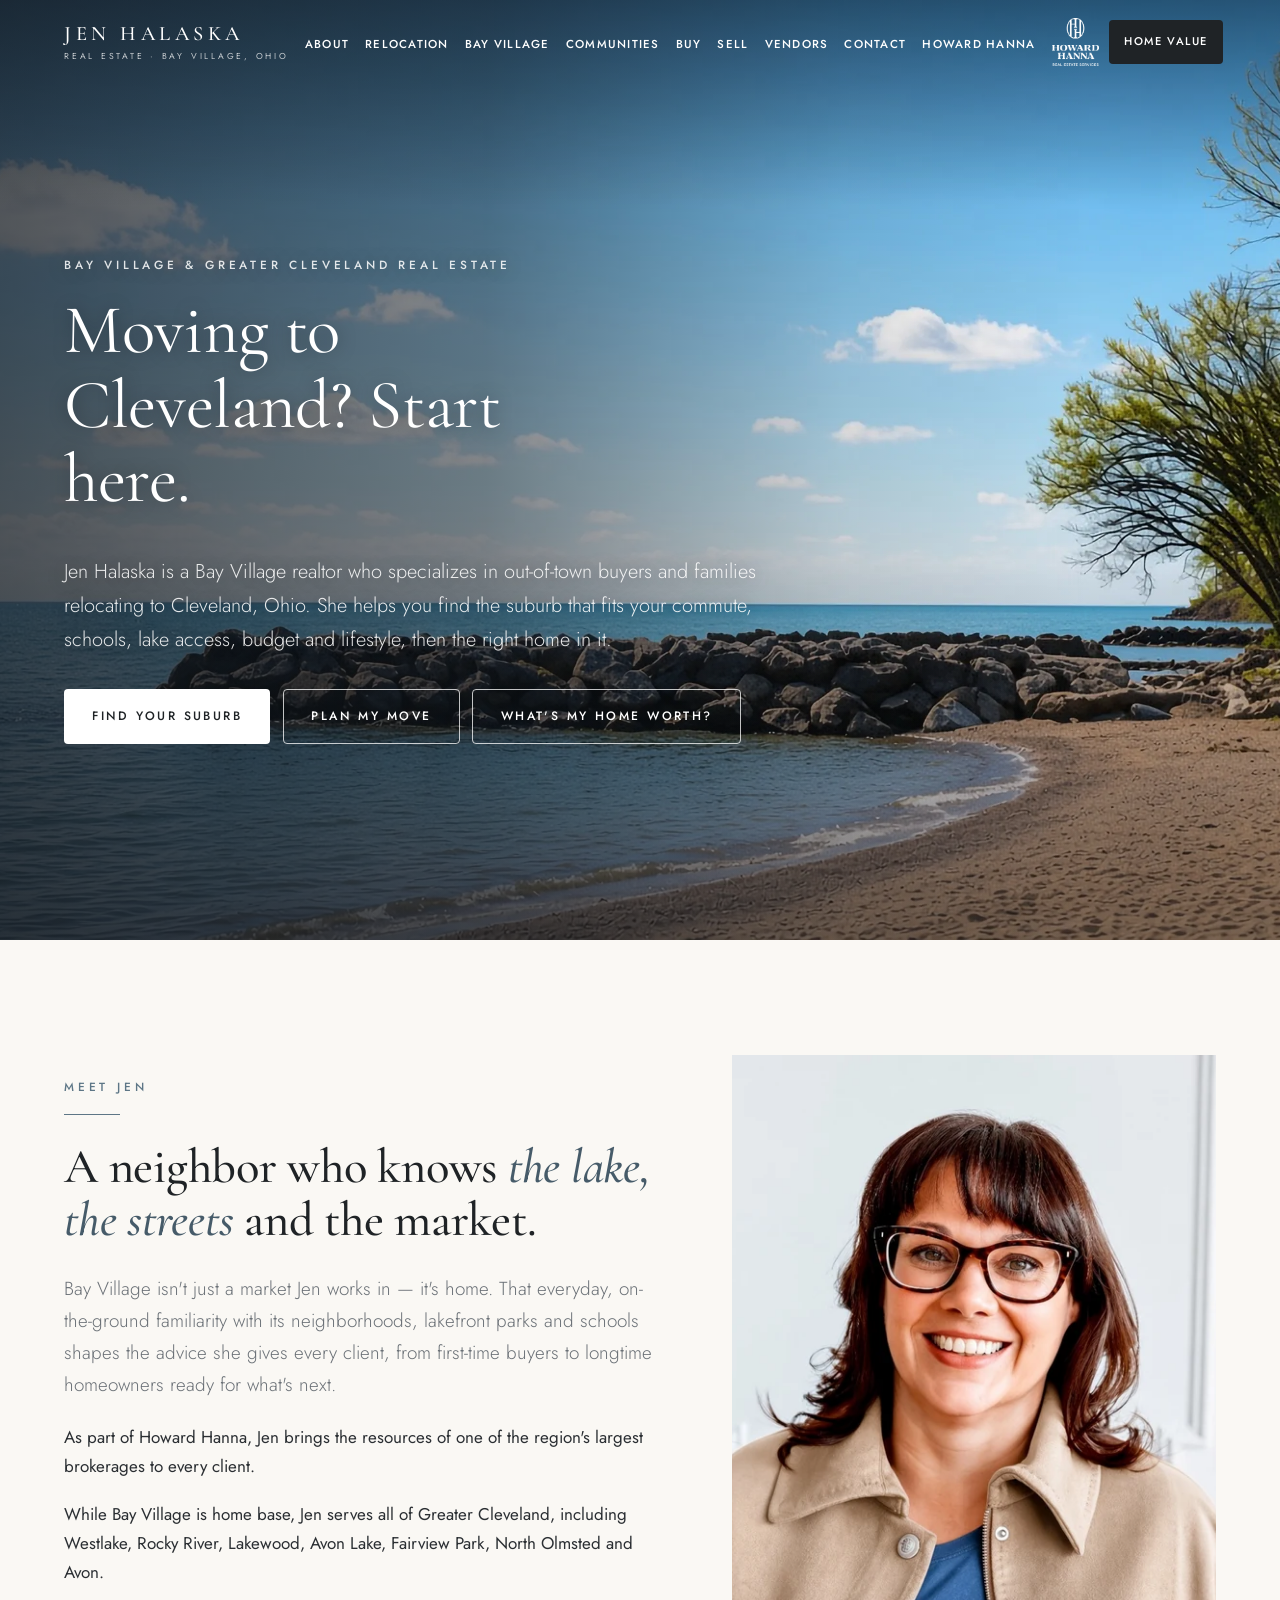
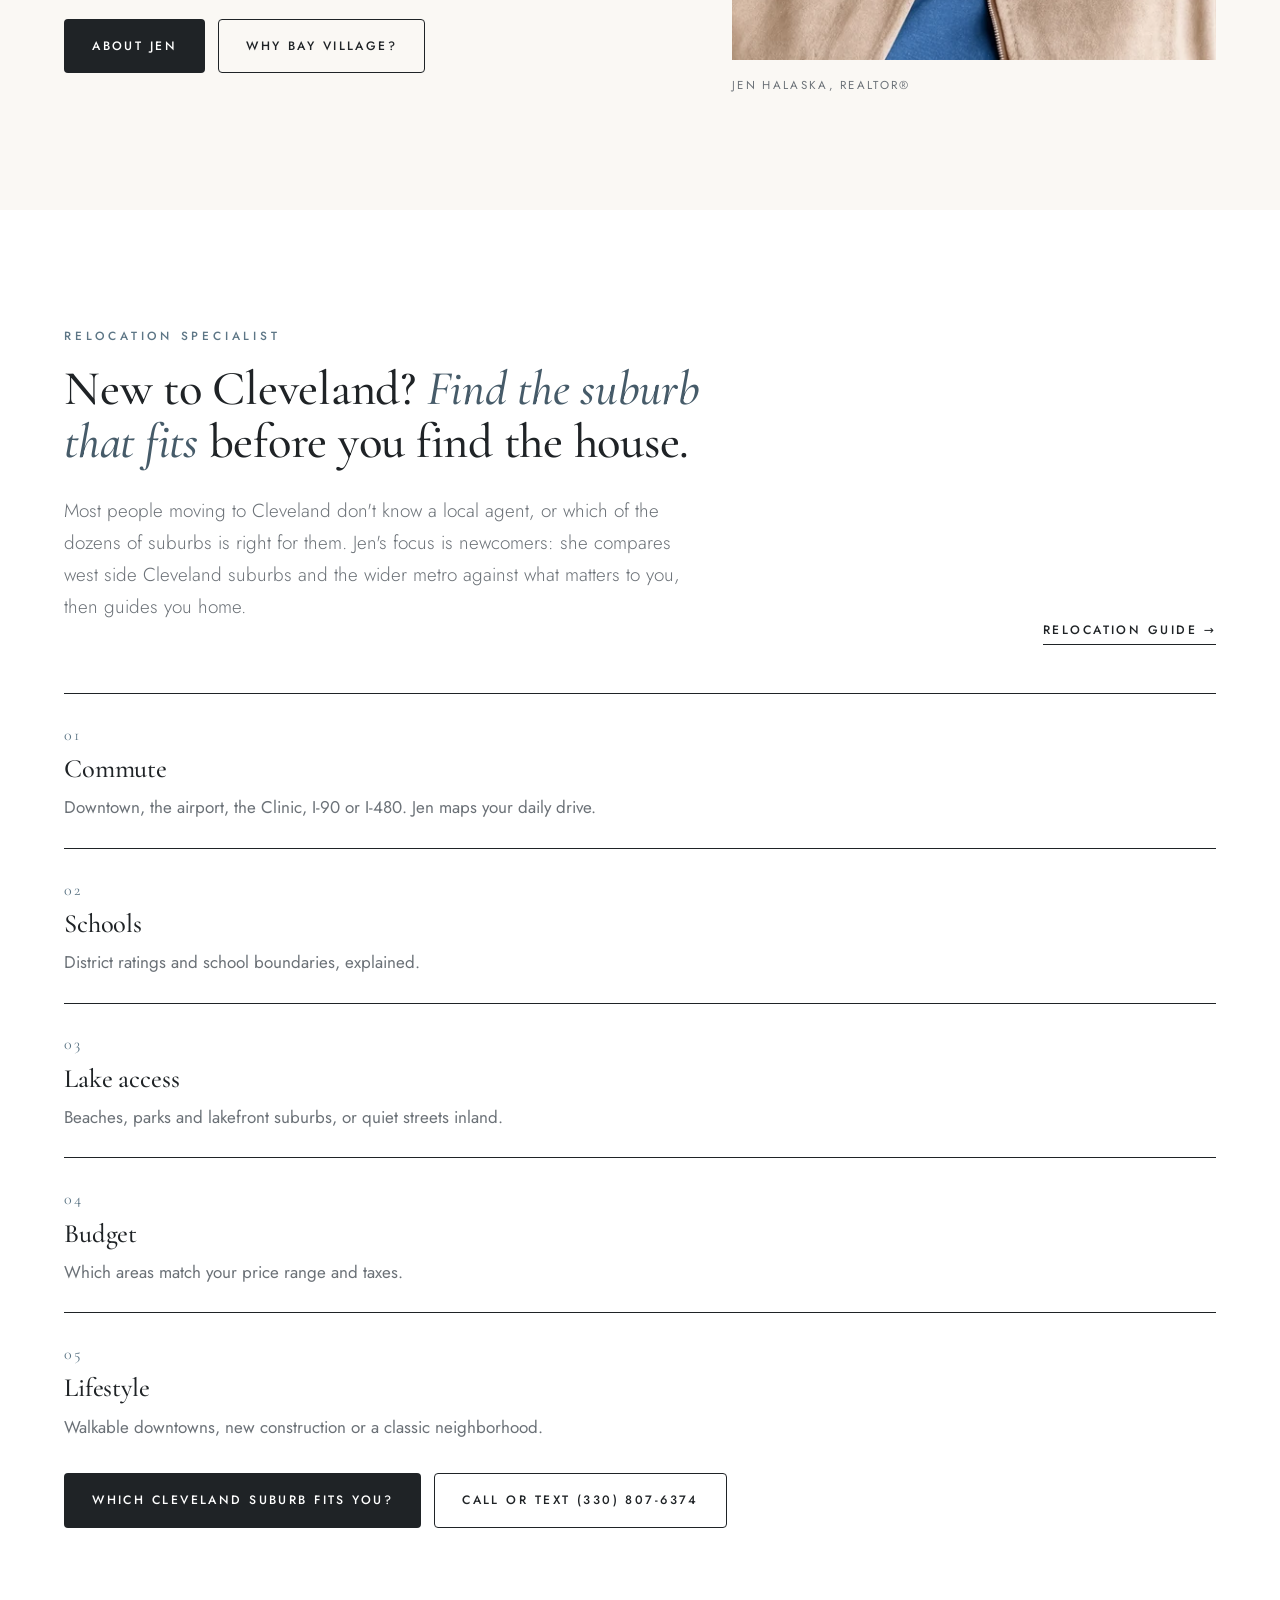
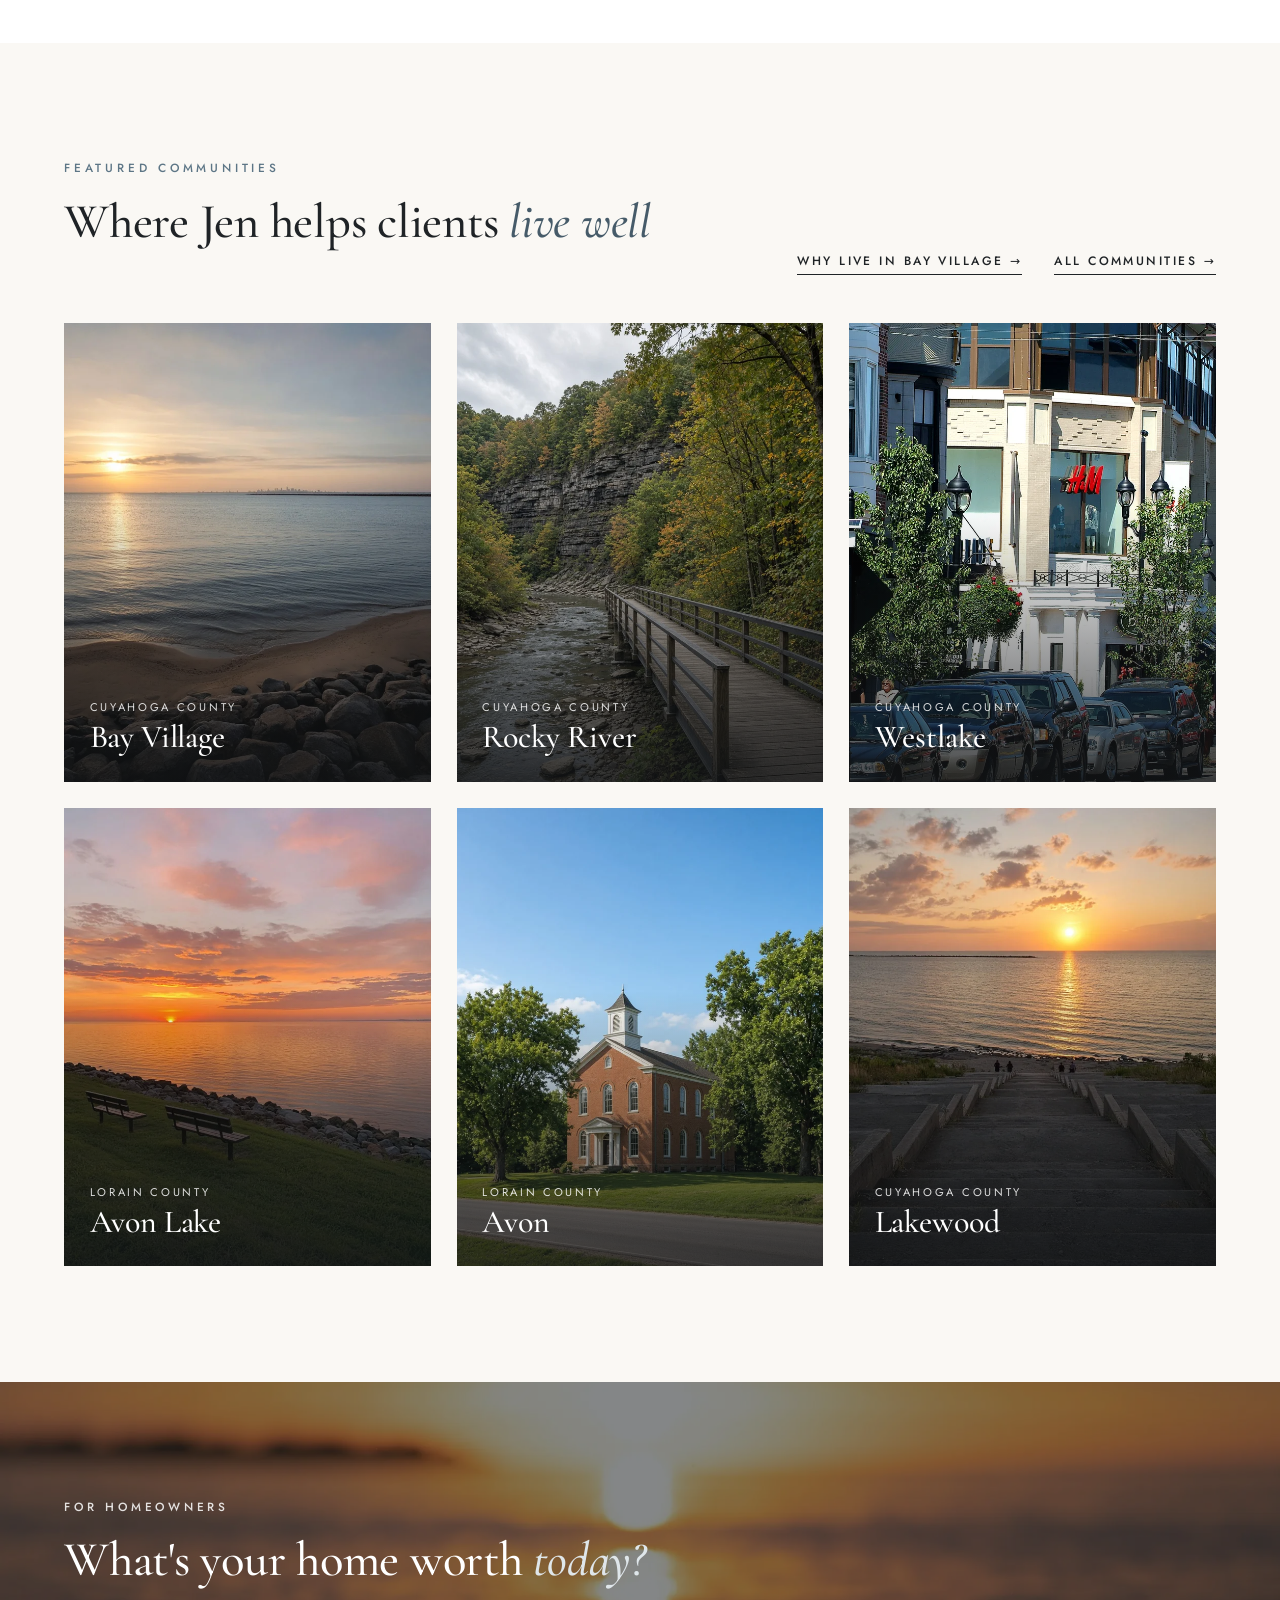
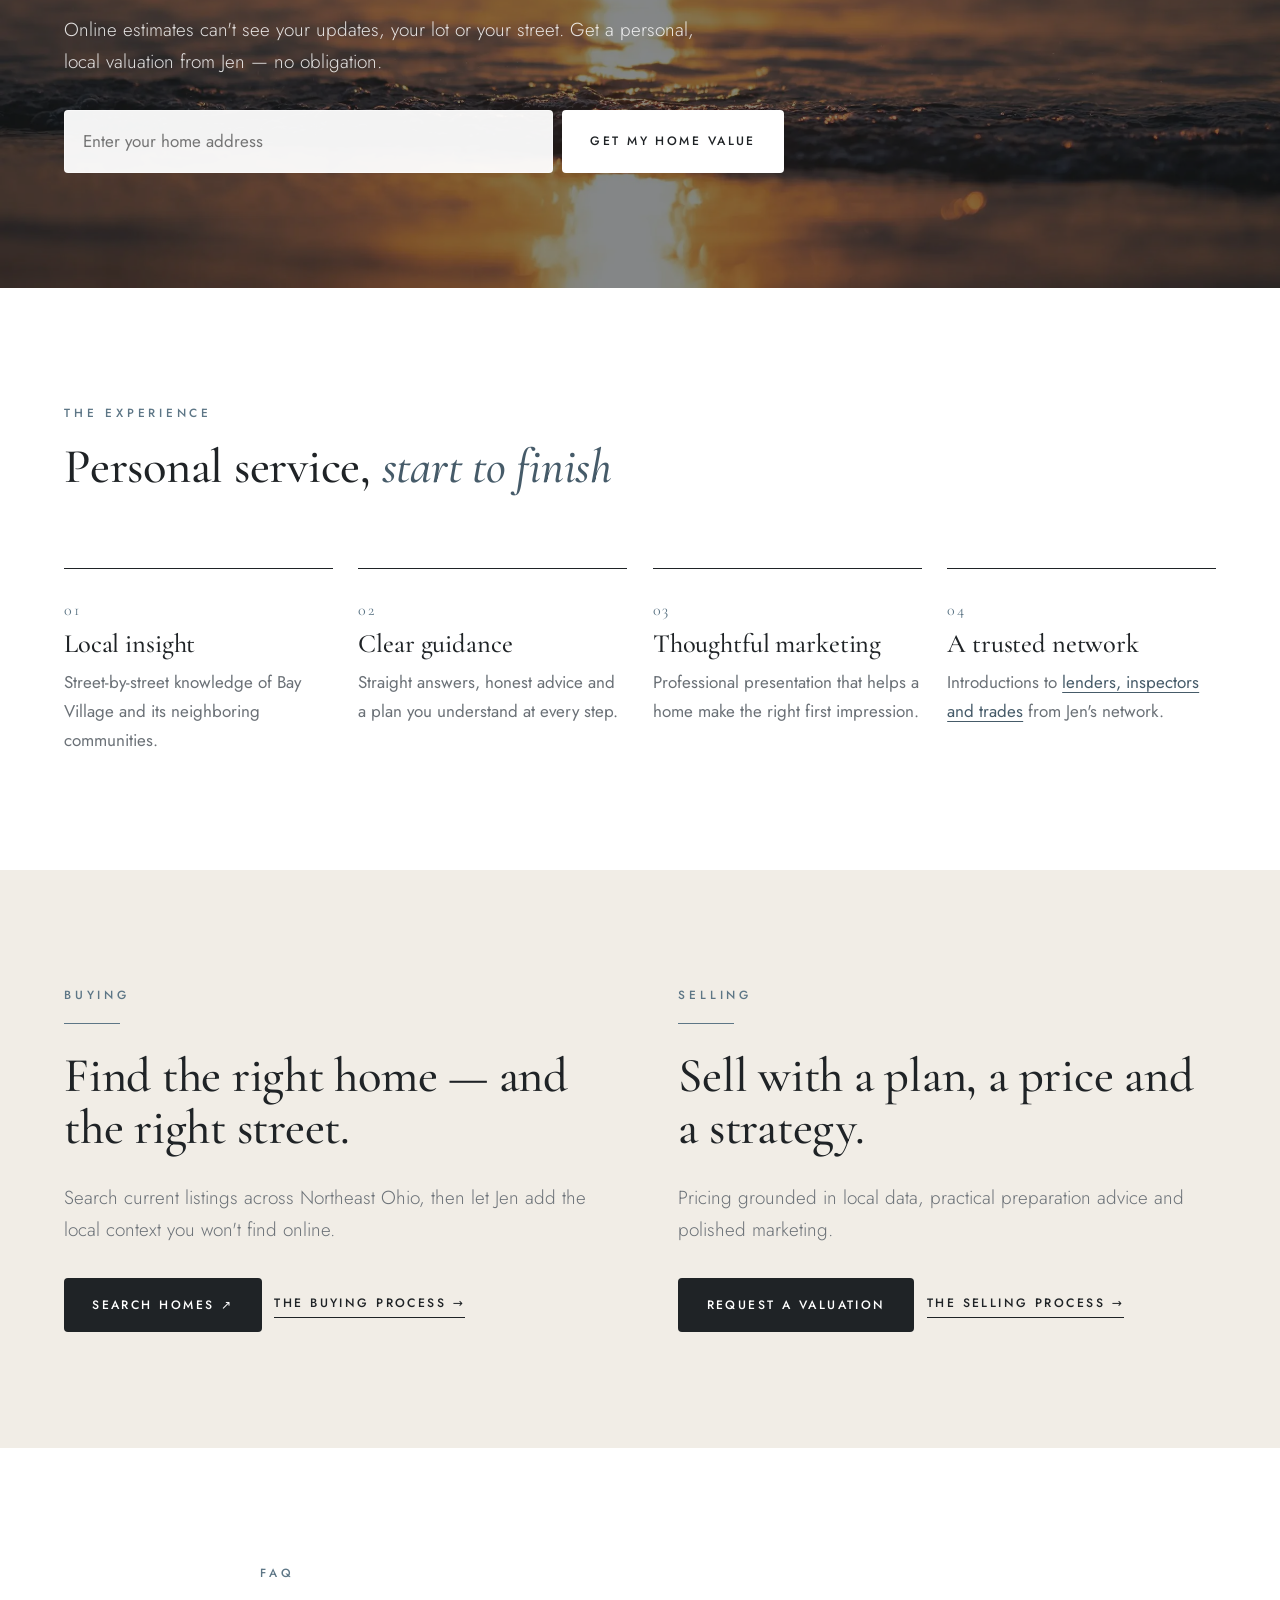
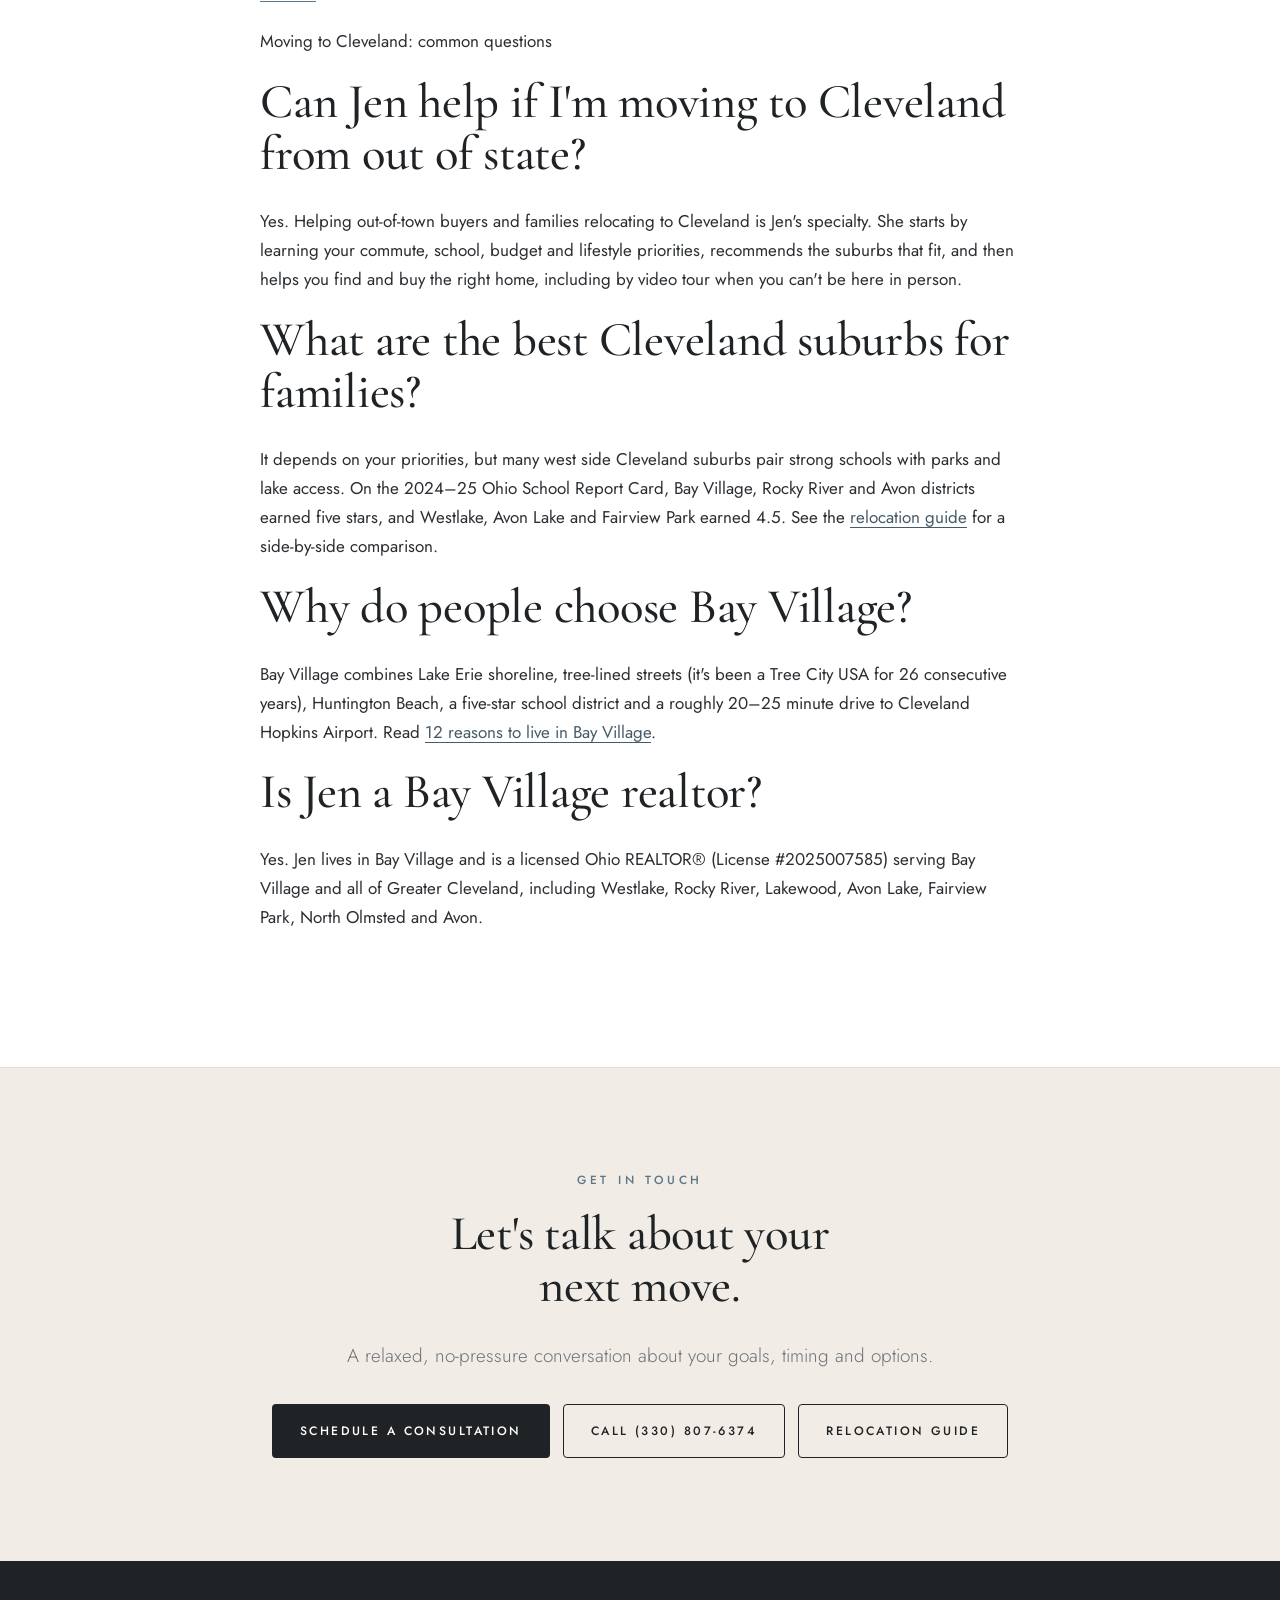
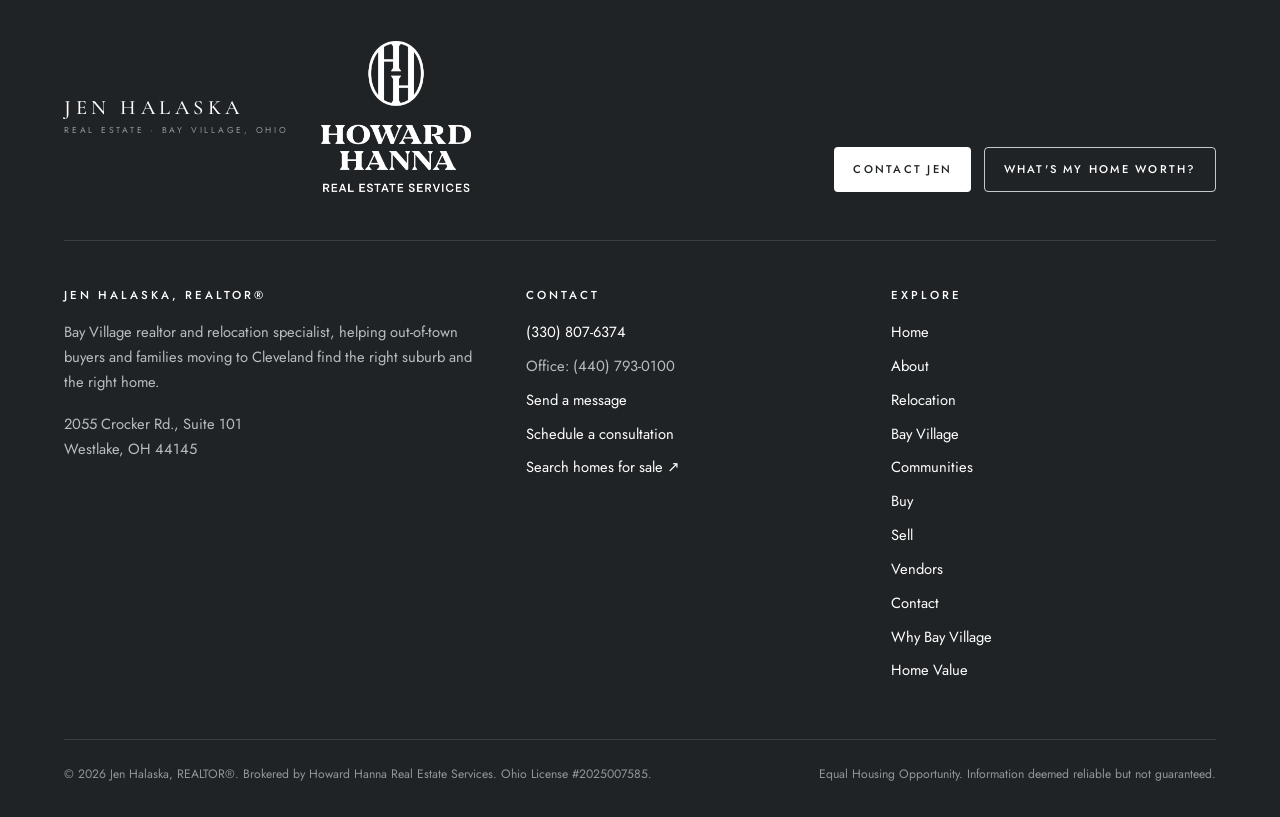
<file: index.html>
<!doctype html>
<html lang="en">
<head>
<meta charset="utf-8">
<meta name="viewport" content="width=device-width, initial-scale=1">
<title>Moving to Cleveland? Bay Village Realtor & Relocation Specialist | Jen Halaska</title>
<meta name="description" content="Jen Halaska, Howard Hanna REALTOR® in Bay Village, Ohio, helps out-of-town buyers and families relocating to Cleveland find the right west side suburb — then the right home.">
<link rel="canonical" href="https://bayvillageohio.com/">
<meta name="robots" content="index, follow">
<meta name="theme-color" content="#1f2326">
<meta property="og:type" content="website">
<meta property="og:site_name" content="Jen Halaska Real Estate">
<meta name="author" content="Jen Halaska">
<meta property="og:title" content="Moving to Cleveland? Bay Village Realtor & Relocation Specialist | Jen Halaska">
<meta property="og:description" content="Jen Halaska, Howard Hanna REALTOR® in Bay Village, Ohio, helps out-of-town buyers and families relocating to Cleveland find the right west side suburb — then the right home.">
<meta property="og:url" content="https://bayvillageohio.com/">
<meta property="og:image" content="https://bayvillageohio.com/assets/img/og-image.jpg">
<meta property="og:image:width" content="1200"><meta property="og:image:height" content="630">
<meta property="og:locale" content="en_US">
<meta name="twitter:card" content="summary_large_image">
<meta name="twitter:title" content="Moving to Cleveland? Bay Village Realtor & Relocation Specialist | Jen Halaska">
<meta name="twitter:description" content="Jen Halaska, Howard Hanna REALTOR® in Bay Village, Ohio, helps out-of-town buyers and families relocating to Cleveland find the right west side suburb — then the right home.">
<meta name="twitter:image" content="https://bayvillageohio.com/assets/img/og-image.jpg">
<meta name="geo.region" content="US-OH"><meta name="geo.placename" content="Bay Village">
<link rel="icon" href="assets/img/favicon.svg" type="image/svg+xml">
<link rel="preload" as="image" href="assets/img/hero-lake-erie-daylight.webp" type="image/webp" fetchpriority="high">
<link rel="preconnect" href="https://fonts.googleapis.com">
<link rel="preconnect" href="https://fonts.gstatic.com" crossorigin>
<link href="https://fonts.googleapis.com/css2?family=Cormorant+Garamond:ital,wght@0,400;0,500;1,400;1,500&family=Jost:wght@300;400;500&display=swap" rel="stylesheet">
<link rel="stylesheet" href="assets/css/styles.css">
<script type="application/ld+json">{"@context": "https://schema.org", "@graph": [{"@type": ["RealEstateAgent", "LocalBusiness"], "@id": "https://bayvillageohio.com/#business", "name": "Jen Halaska, REALTOR®", "alternateName": ["Jennifer Halaska", "Jen Halaska Real Estate"], "description": "Bay Village, Ohio REALTOR® specializing in out-of-town buyers and families relocating to Cleveland: matching newcomers to the right suburb, then the right home.", "url": "https://bayvillageohio.com/", "image": "https://bayvillageohio.com/assets/img/jennifer-halaska-realtor-bay-village.jpg", "logo": "https://bayvillageohio.com/assets/img/favicon.svg", "telephone": "+13308076374", "contactPoint": [{"@type": "ContactPoint", "telephone": "+13308076374", "contactType": "sales", "areaServed": "US-OH", "availableLanguage": "English"}, {"@type": "ContactPoint", "telephone": "+14407930100", "contactType": "office"}], "address": {"@type": "PostalAddress", "streetAddress": "2055 Crocker Rd., Suite 101", "addressLocality": "Westlake", "addressRegion": "OH", "postalCode": "44145", "addressCountry": "US"}, "areaServed": [{"@type": "City", "name": "Bay Village, OH"}, {"@type": "City", "name": "Westlake, OH"}, {"@type": "City", "name": "Rocky River, OH"}, {"@type": "City", "name": "Avon Lake, OH"}, {"@type": "City", "name": "Lakewood, OH"}, {"@type": "City", "name": "Fairview Park, OH"}, {"@type": "City", "name": "North Olmsted, OH"}, {"@type": "City", "name": "Avon, OH"}, {"@type": "City", "name": "Cleveland, OH"}, {"@type": "AdministrativeArea", "name": "Cuyahoga County, OH"}, {"@type": "AdministrativeArea", "name": "Lorain County, OH"}], "employee": {"@id": "https://bayvillageohio.com/#jen"}, "parentOrganization": {"@type": "Organization", "name": "Howard Hanna Real Estate Services"}, "knowsAbout": ["Relocating to Cleveland, Ohio", "Moving to Cleveland", "Best Cleveland suburbs for families", "West side Cleveland suburbs", "Bay Village real estate", "Home valuation"], "sameAs": ["https://jenniferhalaska.howardhanna.com/"]}, {"@type": "Person", "@id": "https://bayvillageohio.com/#jen", "name": "Jen Halaska", "alternateName": "Jennifer Halaska", "jobTitle": "REALTOR®", "url": "https://bayvillageohio.com/about.html", "image": "https://bayvillageohio.com/assets/img/jennifer-halaska-realtor-bay-village.jpg", "telephone": "+13308076374", "homeLocation": {"@type": "Place", "name": "Bay Village, Ohio"}, "worksFor": {"@type": "Organization", "name": "Howard Hanna Real Estate Services"}, "hasCredential": {"@type": "EducationalOccupationalCredential", "credentialCategory": "license", "name": "Ohio Real Estate License", "identifier": "2025007585", "recognizedBy": {"@type": "GovernmentOrganization", "name": "Ohio Department of Commerce, Division of Real Estate & Professional Licensing"}}, "knowsAbout": ["Relocating to Cleveland, Ohio", "Moving to Cleveland", "Best Cleveland suburbs for families", "West side Cleveland suburbs", "Bay Village real estate", "Home valuation"]}, {"@type": "WebSite", "@id": "https://bayvillageohio.com/#website", "url": "https://bayvillageohio.com/", "name": "Jen Halaska | Bay Village & Cleveland Relocation Real Estate", "inLanguage": "en-US", "publisher": {"@id": "https://bayvillageohio.com/#business"}}]}</script>
<script type="application/ld+json">{"@context": "https://schema.org", "@type": "FAQPage", "mainEntity": [{"@type": "Question", "name": "Can Jen help if I'm moving to Cleveland from out of state?", "acceptedAnswer": {"@type": "Answer", "text": "Yes. Helping out-of-town buyers and families relocating to Cleveland is Jen's specialty. She starts by learning your commute, school, budget and lifestyle priorities, recommends the suburbs that fit, and then helps you find and buy the right home, including by video tour when you can't be here in person."}}, {"@type": "Question", "name": "What are the best Cleveland suburbs for families?", "acceptedAnswer": {"@type": "Answer", "text": "It depends on your priorities, but many west side Cleveland suburbs pair strong schools with parks and lake access. On the 2024–25 Ohio School Report Card, Bay Village, Rocky River and Avon districts earned five stars, and Westlake, Avon Lake and Fairview Park earned 4.5. See the relocation guide for a side-by-side comparison."}}, {"@type": "Question", "name": "Why do people choose Bay Village?", "acceptedAnswer": {"@type": "Answer", "text": "Bay Village combines Lake Erie shoreline, tree-lined streets (it's been a Tree City USA for 26 consecutive years), Huntington Beach, a five-star school district and a roughly 20–25 minute drive to Cleveland Hopkins Airport. Read 12 reasons to live in Bay Village."}}, {"@type": "Question", "name": "Is Jen a Bay Village realtor?", "acceptedAnswer": {"@type": "Answer", "text": "Yes. Jen lives in Bay Village and is a licensed Ohio REALTOR® (License #2025007585) serving Bay Village and all of Greater Cleveland, including Westlake, Rocky River, Lakewood, Avon Lake, Fairview Park, North Olmsted and Avon."}}]}</script>
</head>
<body class="home">
<a class="skip" href="#main">Skip to content</a>
<header class="site-header">
 <nav class="container nav" aria-label="Main">
  <a class="wordmark" href="index.html" aria-label="Jen Halaska Real Estate — home"><span class="wm-name">Jen Halaska</span><span class="wm-sub">Real Estate · Bay Village, Ohio</span></a>
  <ul class="nav-links" id="nav-links"><li><a href="about.html">About</a></li><li><a href="relocation.html">Relocation</a></li><li><a href="bay-village.html">Bay Village</a></li><li><a href="areas.html">Communities</a></li><li><a href="buyers.html">Buy</a></li><li><a href="sellers.html">Sell</a></li><li><a href="vendors.html">Vendors</a></li><li><a href="contact.html">Contact</a></li><li><a href="about.html#brokerage">Howard Hanna</a></li></ul>
  <div class="nav-cta">
   <a class="hh-logo hh-logo-header" href="about.html#brokerage"><picture class="hh-logo-dark"><source srcset="assets/img/howard-hanna-logo.webp" type="image/webp"><img src="assets/img/howard-hanna-logo.png" width="2500" height="1129" alt="Howard Hanna Real Estate Services" decoding="async"></picture><picture class="hh-logo-light"><source srcset="assets/img/howard-hanna-logo-white.webp" type="image/webp"><img src="assets/img/howard-hanna-logo-white.png" width="2154" height="2167" alt="Howard Hanna Real Estate Services" decoding="async"></picture></a>
   <a class="btn btn-outline btn-sm" href="tel:+13308076374">(330) 807-6374</a>
   <a class="btn btn-dark btn-sm" href="home-value.html">Home Value</a>
   <button class="menu-btn" aria-expanded="false" aria-controls="nav-links">Menu</button>
  </div>
 </nav>
</header>
<main id="main">

<section class="hero" aria-label="Introduction">
 <picture><source srcset="assets/img/hero-lake-erie-daylight.webp" type="image/webp"><img class="hero-img" src="assets/img/hero-lake-erie-daylight.jpg" width="2560" height="1440" alt="Sunlit Lake Erie shoreline with a rocky breakwall and sandy beach under a clear blue sky" fetchpriority="high" decoding="async"></picture>
 <div class="container hero-inner">
  <span class="kicker">Bay Village &amp; Greater Cleveland Real Estate</span>
  <h1>Moving to Cleveland? Start here.</h1>
  <p class="lead">Jen Halaska is a Bay Village realtor who specializes in out-of-town buyers and families relocating to Cleveland, Ohio. She helps you find the suburb that fits your commute, schools, lake access, budget and lifestyle, then the right home in it.</p>
  <div class="btn-row">
   <a class="btn btn-white" href="relocation.html">Find your suburb</a>
   <a class="btn btn-ghost-light" href="contact.html?topic=Relocating%20to%20Cleveland#contact-form">Plan my move</a>
   <a class="btn btn-ghost-light" href="home-value.html">What's my home worth?</a>
  </div>
 </div>
</section>

<section>
 <div class="container split wide-left">
  <div>
   <span class="kicker">Meet Jen</span>
   <div class="rule"></div>
   <h2>A neighbor who knows <em>the lake, the streets</em> and the market.</h2>
   <p class="lead">Bay Village isn't just a market Jen works in — it's home. That everyday, on-the-ground familiarity with its neighborhoods, lakefront parks and schools shapes the advice she gives every client, from first-time buyers to longtime homeowners ready for what's next.</p>
   <p>As part of Howard Hanna, Jen brings the resources of one of the region's largest brokerages to every client.</p>
   <p>While Bay Village is home base, Jen serves all of Greater Cleveland, including Westlake, Rocky River, Lakewood, Avon Lake, Fairview Park, North Olmsted and Avon.</p>
   <div class="btn-row"><a class="btn btn-dark" href="about.html">About Jen</a><a class="btn btn-outline" href="why-bay-village.html">Why Bay Village?</a></div>
  </div>
  <figure class="portrait" style="margin:0">
   <picture><source srcset="assets/img/jennifer-halaska-realtor-bay-village.webp" type="image/webp"><img src="assets/img/jennifer-halaska-realtor-bay-village.jpg" width="622" height="628" loading="lazy" alt="Portrait of Jen Halaska, REALTOR® in Bay Village, Ohio"></picture>
   <figcaption>Jen Halaska, REALTOR®</figcaption>
  </figure>
 </div>
</section>

<section class="bg-white niche" aria-labelledby="niche-h">
 <div class="container">
  <div class="section-head"><div><span class="kicker">Relocation specialist</span><h2 id="niche-h">New to Cleveland? <em>Find the suburb that fits</em> before you find the house.</h2>
  <p class="lead">Most people moving to Cleveland don't know a local agent, or which of the dozens of suburbs is right for them. Jen's focus is newcomers: she compares west side Cleveland suburbs and the wider metro against what matters to you, then guides you home.</p></div>
  <a class="link-arrow" href="relocation.html">Relocation guide →</a></div>
  <div class="grid g5">
   <div class="pillar"><span class="num">01</span><h3>Commute</h3><p>Downtown, the airport, the Clinic, I-90 or I-480. Jen maps your daily drive.</p></div>
   <div class="pillar"><span class="num">02</span><h3>Schools</h3><p>District ratings and school boundaries, explained.</p></div>
   <div class="pillar"><span class="num">03</span><h3>Lake access</h3><p>Beaches, parks and lakefront suburbs, or quiet streets inland.</p></div>
   <div class="pillar"><span class="num">04</span><h3>Budget</h3><p>Which areas match your price range and taxes.</p></div>
   <div class="pillar"><span class="num">05</span><h3>Lifestyle</h3><p>Walkable downtowns, new construction or a classic neighborhood.</p></div>
  </div>
  <div class="btn-row"><a class="btn btn-dark" href="relocation.html">Which Cleveland suburb fits you?</a><a class="btn btn-outline" href="tel:+13308076374">Call or text (330) 807-6374</a></div>
 </div>
</section>

<section>
 <div class="container">
  <div class="section-head"><div><span class="kicker">Featured communities</span><h2>Where Jen helps clients <em>live well</em></h2></div><div style="display:flex;gap:2rem;flex-wrap:wrap"><a class="link-arrow" href="why-bay-village.html">Why live in Bay Village →</a><a class="link-arrow" href="areas.html">All communities →</a></div></div>
  <div class="grid g3"><a class="comm" href="bay-village.html"><picture><source srcset="assets/img/card-bay-village.webp" type="image/webp"><img class="" src="assets/img/card-bay-village.jpg" width="720" height="920" alt="Sunrise over Lake Erie from a sandy beach in Bay Village, with the Cleveland skyline on the horizon" loading="lazy" decoding="async"></picture><div class="comm-body"><span>Cuyahoga County</span><h3>Bay Village</h3></div></a><a class="comm" href="areas.html#rocky-river"><picture><source srcset="assets/img/card-rocky-river.webp" type="image/webp"><img class="" src="assets/img/card-rocky-river.jpg" width="720" height="920" alt="A wooden boardwalk along the Rocky River beneath wooded shale cliffs" loading="lazy" decoding="async"></picture><div class="comm-body"><span>Cuyahoga County</span><h3>Rocky River</h3></div></a><a class="comm" href="areas.html#westlake"><picture><source srcset="assets/img/card-westlake.webp" type="image/webp"><img class="" src="assets/img/card-westlake.jpg" width="720" height="920" alt="The main street at Crocker Park in Westlake, Ohio" loading="lazy" decoding="async"></picture><div class="comm-body"><span>Cuyahoga County</span><h3>Westlake</h3></div></a><a class="comm" href="areas.html#avon-lake"><picture><source srcset="assets/img/card-avon-lake.webp" type="image/webp"><img class="" src="assets/img/card-avon-lake.jpg" width="720" height="920" alt="Sunset over Lake Erie from a grassy park shoreline with benches in Avon Lake, Ohio" loading="lazy" decoding="async"></picture><div class="comm-body"><span>Lorain County</span><h3>Avon Lake</h3></div></a><a class="comm" href="areas.html#avon"><picture><source srcset="assets/img/card-avon.webp" type="image/webp"><img class="" src="assets/img/card-avon.jpg" width="720" height="920" alt="Avon's historic red-brick Town Hall with a white cupola, set among trees" loading="lazy" decoding="async"></picture><div class="comm-body"><span>Lorain County</span><h3>Avon</h3></div></a><a class="comm" href="areas.html#lakewood"><picture><source srcset="assets/img/card-lakewood.webp" type="image/webp"><img class="" src="assets/img/card-lakewood.jpg" width="720" height="920" alt="Sunset over Lake Erie from concrete steps leading down to the beach at Lakewood Park" loading="lazy" decoding="async"></picture><div class="comm-body"><span>Cuyahoga County</span><h3>Lakewood</h3></div></a></div>
 </div>
</section>

<section class="value-band">
 <picture><source srcset="assets/img/lake-erie-sunset-shore.webp" type="image/webp"><img class="vb-img" src="assets/img/lake-erie-sunset-shore.jpg" width="2400" height="1400" alt="Sun setting over the lake" loading="lazy" decoding="async"></picture>
 <div class="container">
  <span class="kicker" style="color:rgba(255,255,255,.85)">For homeowners</span>
  <h2>What's your home worth <em style="color:#dfe6ea">today?</em></h2>
  <p class="lead">Online estimates can't see your updates, your lot or your street. Get a personal, local valuation from Jen — no obligation.</p>
  <form class="value-form" action="home-value.html" method="get">
   <label class="hp" for="hv-address">Property address</label>
   <input id="hv-address" name="address" placeholder="Enter your home address" autocomplete="street-address" required>
   <button class="btn btn-white" type="submit">Get my home value</button>
  </form>
 </div>
</section>

<section class="bg-white">
 <div class="container">
  <div class="section-head"><div><span class="kicker">The experience</span><h2>Personal service, <em>start to finish</em></h2></div></div>
  <div class="grid g4">
   <div class="pillar"><span class="num">01</span><h3>Local insight</h3><p>Street-by-street knowledge of Bay Village and its neighboring communities.</p></div>
   <div class="pillar"><span class="num">02</span><h3>Clear guidance</h3><p>Straight answers, honest advice and a plan you understand at every step.</p></div>
   <div class="pillar"><span class="num">03</span><h3>Thoughtful marketing</h3><p>Professional presentation that helps a home make the right first impression.</p></div>
   <div class="pillar"><span class="num">04</span><h3>A trusted network</h3><p>Introductions to <a href="vendors.html">lenders, inspectors and trades</a> from Jen's network.</p></div>
  </div>
 </div>
</section>

<section class="bg-stone">
 <div class="container split">
  <div>
   <span class="kicker">Buying</span><div class="rule"></div>
   <h2>Find the right home — and the right street.</h2>
   <p class="lead">Search current listings across Northeast Ohio, then let Jen add the local context you won't find online.</p>
   <div class="btn-row"><a class="btn btn-dark" href="https://jenniferhalaska.howardhanna.com/" target="_blank" rel="noopener">Search homes ↗</a><a class="link-arrow" style="align-self:center" href="buyers.html">The buying process →</a></div>
  </div>
  <div>
   <span class="kicker">Selling</span><div class="rule"></div>
   <h2>Sell with a plan, a price and a strategy.</h2>
   <p class="lead">Pricing grounded in local data, practical preparation advice and polished marketing.</p>
   <div class="btn-row"><a class="btn btn-dark" href="home-value.html">Request a valuation</a><a class="link-arrow" style="align-self:center" href="sellers.html">The selling process →</a></div>
  </div>
 </div>
</section>
<!-- PLACEHOLDER: Testimonials intentionally omitted until Jen supplies real, client-approved reviews. -->
<section class="bg-white faq"><div class="container narrow"><span class="kicker">FAQ</span><div class="rule"></div><p class="faq-title">Moving to Cleveland: common questions</p><div class="faq-item"><h2 class="q">Can Jen help if I'm moving to Cleveland from out of state?</h2><p>Yes. Helping out-of-town buyers and families relocating to Cleveland is Jen's specialty. She starts by learning your commute, school, budget and lifestyle priorities, recommends the suburbs that fit, and then helps you find and buy the right home, including by video tour when you can't be here in person.</p></div><div class="faq-item"><h2 class="q">What are the best Cleveland suburbs for families?</h2><p>It depends on your priorities, but many west side Cleveland suburbs pair strong schools with parks and lake access. On the 2024–25 Ohio School Report Card, Bay Village, Rocky River and Avon districts earned five stars, and Westlake, Avon Lake and Fairview Park earned 4.5. See the <a href="relocation.html">relocation guide</a> for a side-by-side comparison.</p></div><div class="faq-item"><h2 class="q">Why do people choose Bay Village?</h2><p>Bay Village combines Lake Erie shoreline, tree-lined streets (it's been a Tree City USA for 26 consecutive years), Huntington Beach, a five-star school district and a roughly 20–25 minute drive to Cleveland Hopkins Airport. Read <a href="why-bay-village.html">12 reasons to live in Bay Village</a>.</p></div><div class="faq-item"><h2 class="q">Is Jen a Bay Village realtor?</h2><p>Yes. Jen lives in Bay Village and is a licensed Ohio REALTOR® (License #2025007585) serving Bay Village and all of Greater Cleveland, including Westlake, Rocky River, Lakewood, Avon Lake, Fairview Park, North Olmsted and Avon.</p></div></div></section>
<section class="cta"><div class="container"><span class="kicker">Get in touch</span><h2>Let's talk about your next move.</h2><p class="lead" style="margin-inline:auto">A relaxed, no-pressure conversation about your goals, timing and options.</p>
<div class="btn-row"><a class="btn btn-dark" href="contact.html?topic=Consultation#contact-form">Schedule a consultation</a><a class="btn btn-outline" href="tel:+13308076374">Call (330) 807-6374</a><a class="btn btn-outline" href="relocation.html">Relocation guide</a></div></div></section>
</main>
<footer class="site-footer">
 <div class="container">
  <div class="footer-top">
   <div class="footer-brand">
    <a class="wordmark" href="index.html" aria-label="Jen Halaska Real Estate — home"><span class="wm-name">Jen Halaska</span><span class="wm-sub">Real Estate · Bay Village, Ohio</span></a>
    <a class="hh-logo hh-logo-footer" href="about.html#brokerage"><picture class="hh-logo-light"><source srcset="assets/img/howard-hanna-logo-white.webp" type="image/webp"><img src="assets/img/howard-hanna-logo-white.png" width="2154" height="2167" alt="Howard Hanna Real Estate Services" decoding="async"></picture></a>
   </div>
   <div class="btn-row" style="margin:0"><a class="btn btn-white btn-sm" href="contact.html">Contact Jen</a><a class="btn btn-ghost-light btn-sm" href="home-value.html">What's my home worth?</a></div>
  </div>
  <div class="footer-grid">
   <div>
    <h3>Jen Halaska, REALTOR®</h3>
    <p>Bay Village realtor and relocation specialist, helping out-of-town buyers and families moving to Cleveland find the right suburb and the right home.</p>
    <p>2055 Crocker Rd., Suite 101<br>Westlake, OH 44145</p>
   </div>
   <div>
    <h3>Contact</h3>
    <ul>
     <li><a href="tel:+13308076374">(330) 807-6374</a></li>
     <li><a href="tel:+14407930100" style="color:#b7bdc2">Office: (440) 793-0100</a></li>
     <li><a href="contact.html">Send a message</a></li>
     <li><a href="contact.html?topic=Consultation#contact-form">Schedule a consultation</a></li>
     <li><a href="https://jenniferhalaska.howardhanna.com/" target="_blank" rel="noopener">Search homes for sale ↗</a></li>
    </ul>
   </div>
   <div>
    <h3>Explore</h3>
    <ul><li><a href="index.html">Home</a></li><li><a href="about.html">About</a></li><li><a href="relocation.html">Relocation</a></li><li><a href="bay-village.html">Bay Village</a></li><li><a href="areas.html">Communities</a></li><li><a href="buyers.html">Buy</a></li><li><a href="sellers.html">Sell</a></li><li><a href="vendors.html">Vendors</a></li><li><a href="contact.html">Contact</a></li><li><a href="why-bay-village.html">Why Bay Village</a></li><li><a href="home-value.html">Home Value</a></li></ul>
   </div>
  </div>
  <div class="legal">
   <span>© <span id="year">2026</span> Jen Halaska, REALTOR®. Brokered by Howard Hanna Real Estate Services. Ohio License #2025007585.</span>
   <span>Equal Housing Opportunity. Information deemed reliable but not guaranteed.</span>
  </div>
 </div>
</footer>
<script src="assets/js/main.js" defer></script>
</body>
</html>
</file>
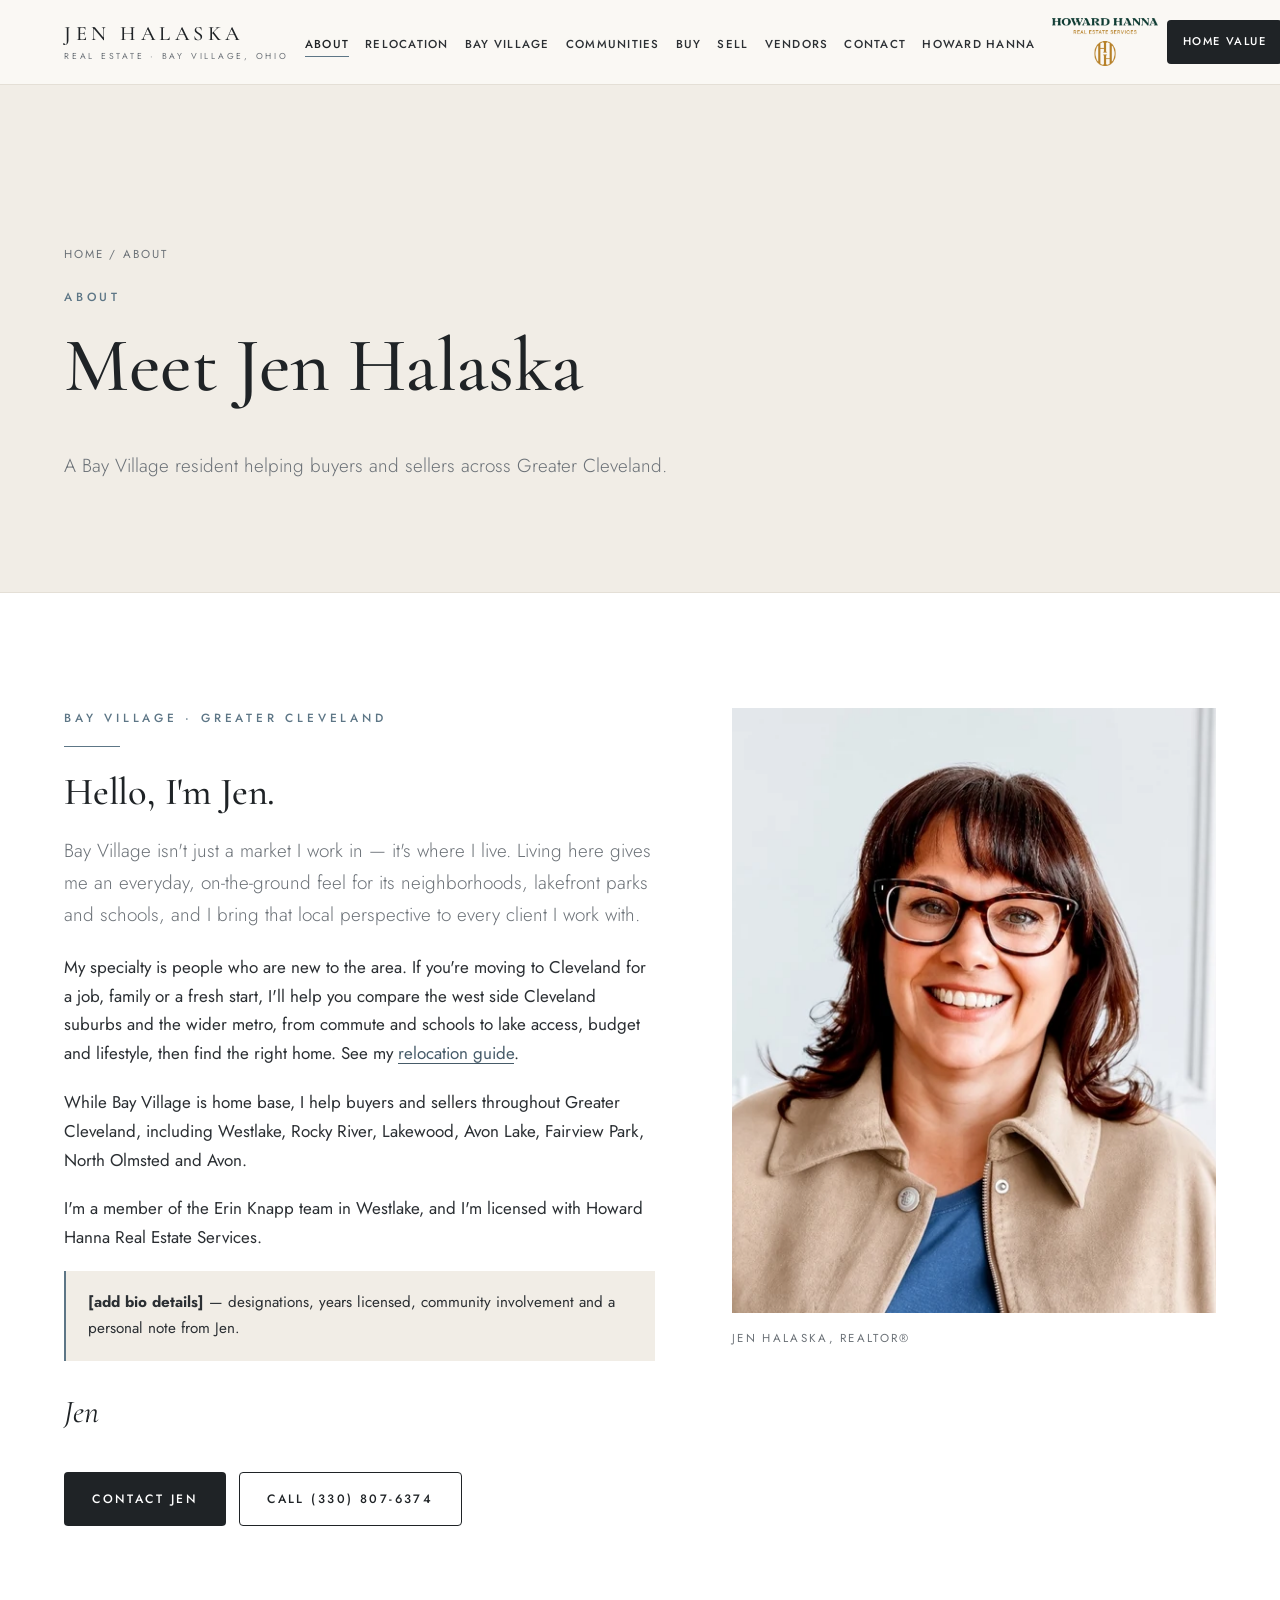
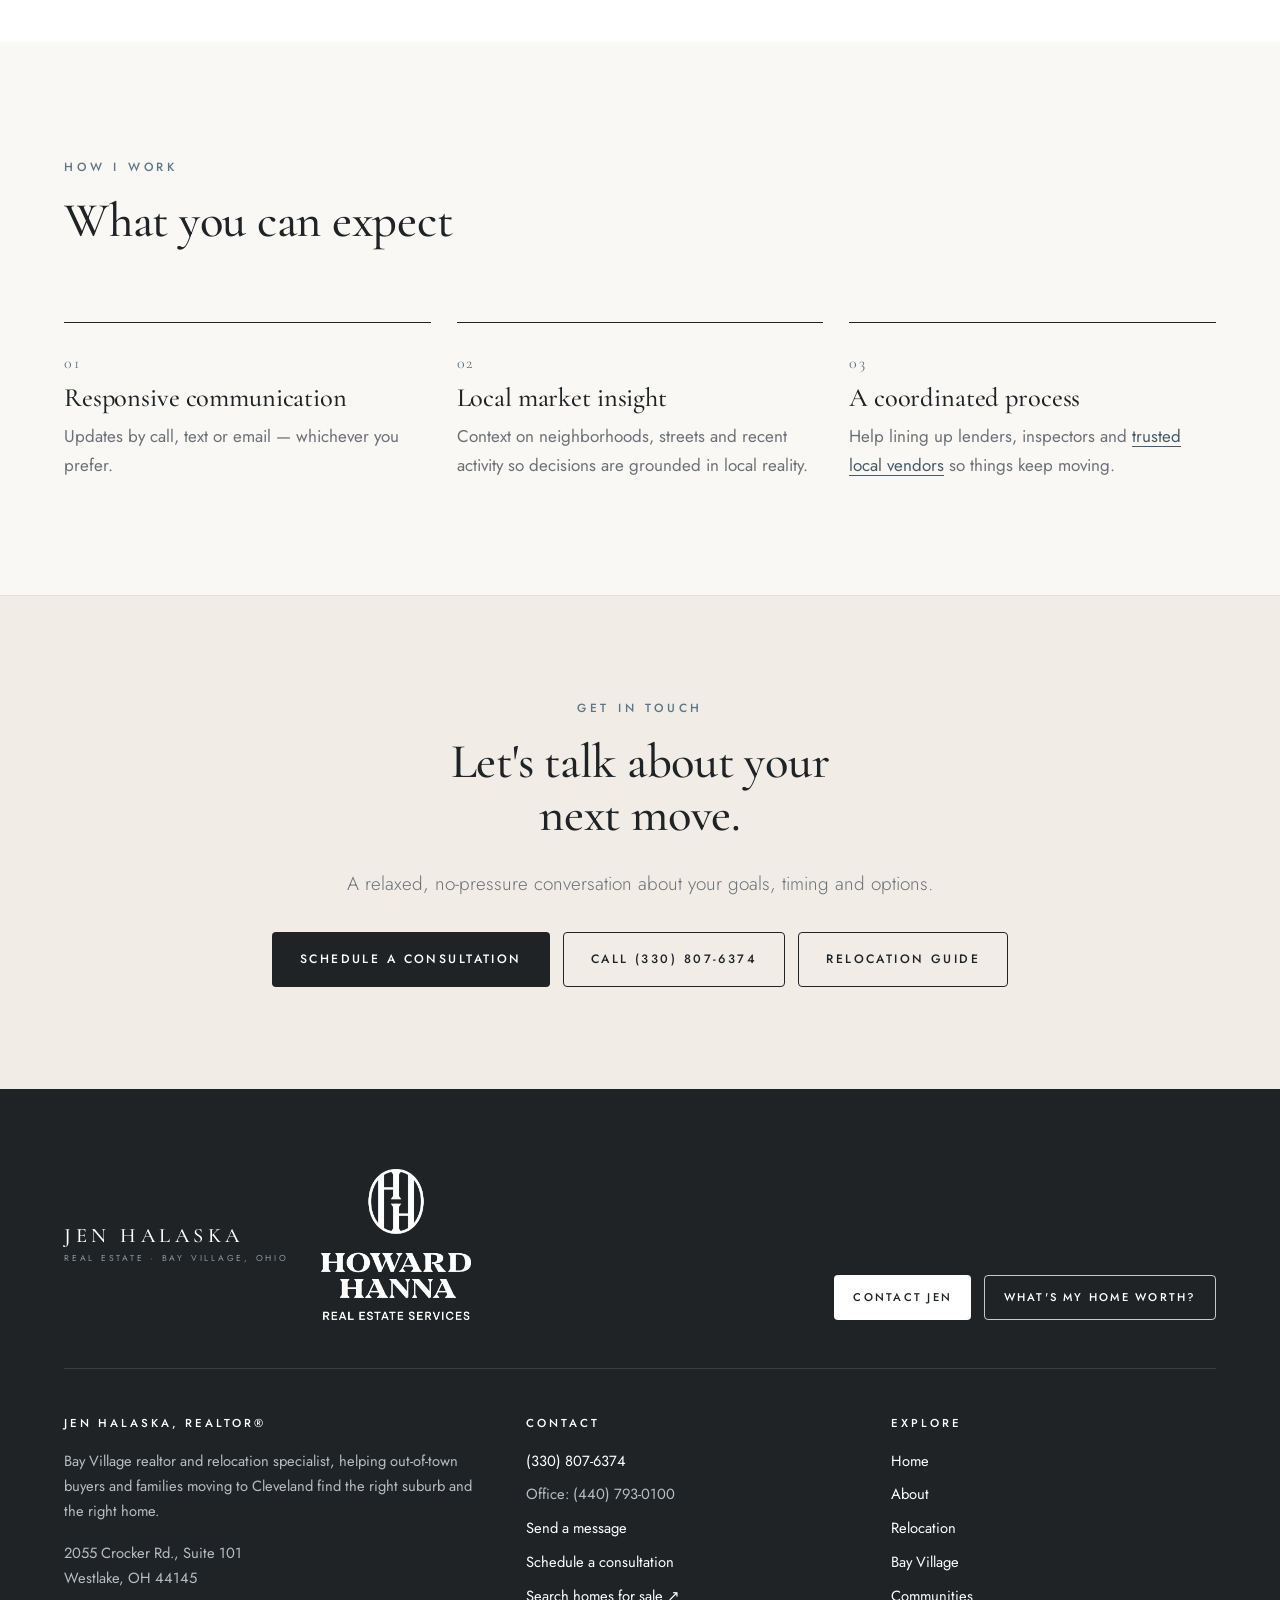
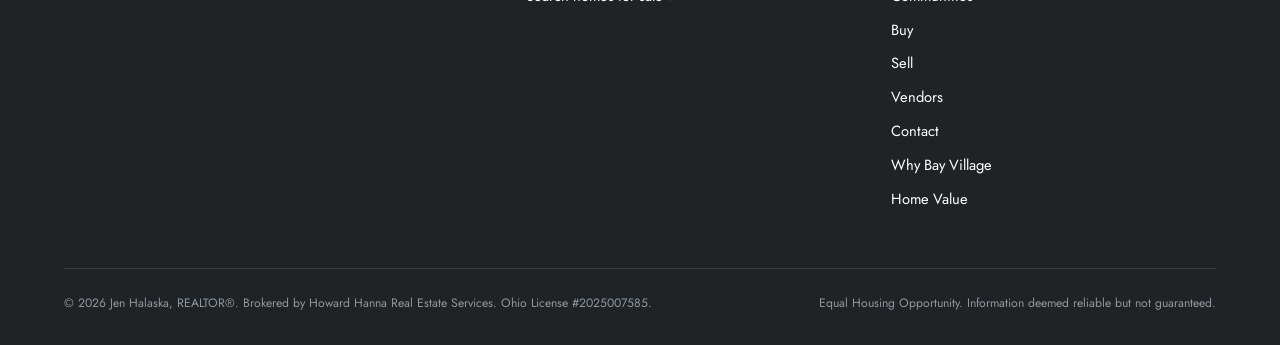
<file: about.html>
<!doctype html>
<html lang="en">
<head>
<meta charset="utf-8">
<meta name="viewport" content="width=device-width, initial-scale=1">
<title>About Jen Halaska | Bay Village Realtor & Cleveland Relocation Specialist</title>
<meta name="description" content="Meet Jen Halaska, a Bay Village, Ohio REALTOR® (License #2025007585) who specializes in helping out-of-town buyers and families relocating to Cleveland.">
<link rel="canonical" href="https://bayvillageohio.com/about.html">
<meta name="robots" content="index, follow">
<meta name="theme-color" content="#1f2326">
<meta property="og:type" content="website">
<meta property="og:site_name" content="Jen Halaska Real Estate">
<meta name="author" content="Jen Halaska">
<meta property="og:title" content="About Jen Halaska | Bay Village Realtor & Cleveland Relocation Specialist">
<meta property="og:description" content="Meet Jen Halaska, a Bay Village, Ohio REALTOR® (License #2025007585) who specializes in helping out-of-town buyers and families relocating to Cleveland.">
<meta property="og:url" content="https://bayvillageohio.com/about.html">
<meta property="og:image" content="https://bayvillageohio.com/assets/img/og-image.jpg">
<meta property="og:image:width" content="1200"><meta property="og:image:height" content="630">
<meta property="og:locale" content="en_US">
<meta name="twitter:card" content="summary_large_image">
<meta name="twitter:title" content="About Jen Halaska | Bay Village Realtor & Cleveland Relocation Specialist">
<meta name="twitter:description" content="Meet Jen Halaska, a Bay Village, Ohio REALTOR® (License #2025007585) who specializes in helping out-of-town buyers and families relocating to Cleveland.">
<meta name="twitter:image" content="https://bayvillageohio.com/assets/img/og-image.jpg">
<meta name="geo.region" content="US-OH"><meta name="geo.placename" content="Bay Village">
<link rel="icon" href="assets/img/favicon.svg" type="image/svg+xml">

<link rel="preconnect" href="https://fonts.googleapis.com">
<link rel="preconnect" href="https://fonts.gstatic.com" crossorigin>
<link href="https://fonts.googleapis.com/css2?family=Cormorant+Garamond:ital,wght@0,400;0,500;1,400;1,500&family=Jost:wght@300;400;500&display=swap" rel="stylesheet">
<link rel="stylesheet" href="assets/css/styles.css">
<script type="application/ld+json">{"@context": "https://schema.org", "@graph": [{"@type": ["RealEstateAgent", "LocalBusiness"], "@id": "https://bayvillageohio.com/#business", "name": "Jen Halaska, REALTOR®", "alternateName": ["Jennifer Halaska", "Jen Halaska Real Estate"], "description": "Bay Village, Ohio REALTOR® specializing in out-of-town buyers and families relocating to Cleveland: matching newcomers to the right suburb, then the right home.", "url": "https://bayvillageohio.com/", "image": "https://bayvillageohio.com/assets/img/jennifer-halaska-realtor-bay-village.jpg", "logo": "https://bayvillageohio.com/assets/img/favicon.svg", "telephone": "+13308076374", "contactPoint": [{"@type": "ContactPoint", "telephone": "+13308076374", "contactType": "sales", "areaServed": "US-OH", "availableLanguage": "English"}, {"@type": "ContactPoint", "telephone": "+14407930100", "contactType": "office"}], "address": {"@type": "PostalAddress", "streetAddress": "2055 Crocker Rd., Suite 101", "addressLocality": "Westlake", "addressRegion": "OH", "postalCode": "44145", "addressCountry": "US"}, "areaServed": [{"@type": "City", "name": "Bay Village, OH"}, {"@type": "City", "name": "Westlake, OH"}, {"@type": "City", "name": "Rocky River, OH"}, {"@type": "City", "name": "Avon Lake, OH"}, {"@type": "City", "name": "Lakewood, OH"}, {"@type": "City", "name": "Fairview Park, OH"}, {"@type": "City", "name": "North Olmsted, OH"}, {"@type": "City", "name": "Avon, OH"}, {"@type": "City", "name": "Cleveland, OH"}, {"@type": "AdministrativeArea", "name": "Cuyahoga County, OH"}, {"@type": "AdministrativeArea", "name": "Lorain County, OH"}], "employee": {"@id": "https://bayvillageohio.com/#jen"}, "parentOrganization": {"@type": "Organization", "name": "Howard Hanna Real Estate Services"}, "knowsAbout": ["Relocating to Cleveland, Ohio", "Moving to Cleveland", "Best Cleveland suburbs for families", "West side Cleveland suburbs", "Bay Village real estate", "Home valuation"], "sameAs": ["https://jenniferhalaska.howardhanna.com/"]}, {"@type": "Person", "@id": "https://bayvillageohio.com/#jen", "name": "Jen Halaska", "alternateName": "Jennifer Halaska", "jobTitle": "REALTOR®", "url": "https://bayvillageohio.com/about.html", "image": "https://bayvillageohio.com/assets/img/jennifer-halaska-realtor-bay-village.jpg", "telephone": "+13308076374", "homeLocation": {"@type": "Place", "name": "Bay Village, Ohio"}, "worksFor": {"@type": "Organization", "name": "Howard Hanna Real Estate Services"}, "hasCredential": {"@type": "EducationalOccupationalCredential", "credentialCategory": "license", "name": "Ohio Real Estate License", "identifier": "2025007585", "recognizedBy": {"@type": "GovernmentOrganization", "name": "Ohio Department of Commerce, Division of Real Estate & Professional Licensing"}}, "knowsAbout": ["Relocating to Cleveland, Ohio", "Moving to Cleveland", "Best Cleveland suburbs for families", "West side Cleveland suburbs", "Bay Village real estate", "Home valuation"]}, {"@type": "WebSite", "@id": "https://bayvillageohio.com/#website", "url": "https://bayvillageohio.com/", "name": "Jen Halaska | Bay Village & Cleveland Relocation Real Estate", "inLanguage": "en-US", "publisher": {"@id": "https://bayvillageohio.com/#business"}}]}</script>
<script type="application/ld+json">{"@context": "https://schema.org", "@type": "BreadcrumbList", "itemListElement": [{"@type": "ListItem", "position": 1, "name": "Home", "item": "https://bayvillageohio.com/"}, {"@type": "ListItem", "position": 2, "name": "About", "item": "https://bayvillageohio.com/about.html"}]}</script>
</head>
<body class="">
<a class="skip" href="#main">Skip to content</a>
<header class="site-header">
 <nav class="container nav" aria-label="Main">
  <a class="wordmark" href="index.html" aria-label="Jen Halaska Real Estate — home"><span class="wm-name">Jen Halaska</span><span class="wm-sub">Real Estate · Bay Village, Ohio</span></a>
  <ul class="nav-links" id="nav-links"><li><a href="about.html" aria-current="page">About</a></li><li><a href="relocation.html">Relocation</a></li><li><a href="bay-village.html">Bay Village</a></li><li><a href="areas.html">Communities</a></li><li><a href="buyers.html">Buy</a></li><li><a href="sellers.html">Sell</a></li><li><a href="vendors.html">Vendors</a></li><li><a href="contact.html">Contact</a></li><li><a href="about.html#brokerage">Howard Hanna</a></li></ul>
  <div class="nav-cta">
   <a class="hh-logo hh-logo-header" href="about.html#brokerage"><picture class="hh-logo-dark"><source srcset="assets/img/howard-hanna-logo.webp" type="image/webp"><img src="assets/img/howard-hanna-logo.png" width="2500" height="1129" alt="Howard Hanna Real Estate Services" decoding="async"></picture><picture class="hh-logo-light"><source srcset="assets/img/howard-hanna-logo-white.webp" type="image/webp"><img src="assets/img/howard-hanna-logo-white.png" width="2154" height="2167" alt="Howard Hanna Real Estate Services" decoding="async"></picture></a>
   <a class="btn btn-outline btn-sm" href="tel:+13308076374">(330) 807-6374</a>
   <a class="btn btn-dark btn-sm" href="home-value.html">Home Value</a>
   <button class="menu-btn" aria-expanded="false" aria-controls="nav-links">Menu</button>
  </div>
 </nav>
</header>
<main id="main">
<section class="page-hero"><div class="container"><div class="crumbs"><a href="index.html">Home</a> / About</div><span class="kicker">About</span><h1>Meet Jen Halaska</h1><p class="lead">A Bay Village resident helping buyers and sellers across Greater Cleveland.</p></div></section>
<section class="bg-white">
 <div class="container split wide-left" style="align-items:start">
  <div class="prose">
   <span class="kicker">Bay Village · Greater Cleveland</span><div class="rule"></div>
   <h2 style="margin-top:0">Hello, I'm Jen.</h2>
   <!-- PLACEHOLDER: Replace/extend with Jen's own bio in her voice (years in Bay Village, family, background, why she loves real estate). Her brokerage "About Me" page is currently blank. -->
   <p class="lead">Bay Village isn't just a market I work in — it's where I live. Living here gives me an everyday, on-the-ground feel for its neighborhoods, lakefront parks and schools, and I bring that local perspective to every client I work with.</p>
   <p>My specialty is people who are new to the area. If you're moving to Cleveland for a job, family or a fresh start, I'll help you compare the west side Cleveland suburbs and the wider metro, from commute and schools to lake access, budget and lifestyle, then find the right home. See my <a href="relocation.html">relocation guide</a>.</p>
   <p>While Bay Village is home base, I help buyers and sellers throughout Greater Cleveland, including Westlake, Rocky River, Lakewood, Avon Lake, Fairview Park, North Olmsted and Avon.</p>
   <p id="brokerage">I'm a member of the Erin Knapp team in Westlake, and I'm licensed with Howard Hanna Real Estate Services.</p>
   <p class="notice"><strong>[add bio details]</strong> — designations, years licensed, community involvement and a personal note from Jen.</p>
   <div class="signature">Jen</div>
   <div class="btn-row"><a class="btn btn-dark" href="contact.html">Contact Jen</a><a class="btn btn-outline" href="tel:+13308076374">Call (330) 807-6374</a></div>
  </div>
  <figure class="portrait" style="margin:0">
   <picture><source srcset="assets/img/jennifer-halaska-realtor-bay-village.webp" type="image/webp"><img src="assets/img/jennifer-halaska-realtor-bay-village.jpg" width="622" height="628" fetchpriority="high" alt="Portrait of Jen Halaska, REALTOR®"></picture>
   <figcaption>Jen Halaska, REALTOR®</figcaption>
  </figure>
 </div>
</section>
<section>
 <div class="container">
  <div class="section-head"><div><span class="kicker">How I work</span><h2>What you can expect</h2></div></div>
  <div class="grid g3">
   <div class="pillar"><span class="num">01</span><h3>Responsive communication</h3><p>Updates by call, text or email — whichever you prefer.</p></div>
   <div class="pillar"><span class="num">02</span><h3>Local market insight</h3><p>Context on neighborhoods, streets and recent activity so decisions are grounded in local reality.</p></div>
   <div class="pillar"><span class="num">03</span><h3>A coordinated process</h3><p>Help lining up lenders, inspectors and <a href="vendors.html">trusted local vendors</a> so things keep moving.</p></div>
  </div>
 </div>
</section>
<section class="cta"><div class="container"><span class="kicker">Get in touch</span><h2>Let's talk about your next move.</h2><p class="lead" style="margin-inline:auto">A relaxed, no-pressure conversation about your goals, timing and options.</p>
<div class="btn-row"><a class="btn btn-dark" href="contact.html?topic=Consultation#contact-form">Schedule a consultation</a><a class="btn btn-outline" href="tel:+13308076374">Call (330) 807-6374</a><a class="btn btn-outline" href="relocation.html">Relocation guide</a></div></div></section>
</main>
<footer class="site-footer">
 <div class="container">
  <div class="footer-top">
   <div class="footer-brand">
    <a class="wordmark" href="index.html" aria-label="Jen Halaska Real Estate — home"><span class="wm-name">Jen Halaska</span><span class="wm-sub">Real Estate · Bay Village, Ohio</span></a>
    <a class="hh-logo hh-logo-footer" href="about.html#brokerage"><picture class="hh-logo-light"><source srcset="assets/img/howard-hanna-logo-white.webp" type="image/webp"><img src="assets/img/howard-hanna-logo-white.png" width="2154" height="2167" alt="Howard Hanna Real Estate Services" decoding="async"></picture></a>
   </div>
   <div class="btn-row" style="margin:0"><a class="btn btn-white btn-sm" href="contact.html">Contact Jen</a><a class="btn btn-ghost-light btn-sm" href="home-value.html">What's my home worth?</a></div>
  </div>
  <div class="footer-grid">
   <div>
    <h3>Jen Halaska, REALTOR®</h3>
    <p>Bay Village realtor and relocation specialist, helping out-of-town buyers and families moving to Cleveland find the right suburb and the right home.</p>
    <p>2055 Crocker Rd., Suite 101<br>Westlake, OH 44145</p>
   </div>
   <div>
    <h3>Contact</h3>
    <ul>
     <li><a href="tel:+13308076374">(330) 807-6374</a></li>
     <li><a href="tel:+14407930100" style="color:#b7bdc2">Office: (440) 793-0100</a></li>
     <li><a href="contact.html">Send a message</a></li>
     <li><a href="contact.html?topic=Consultation#contact-form">Schedule a consultation</a></li>
     <li><a href="https://jenniferhalaska.howardhanna.com/" target="_blank" rel="noopener">Search homes for sale ↗</a></li>
    </ul>
   </div>
   <div>
    <h3>Explore</h3>
    <ul><li><a href="index.html">Home</a></li><li><a href="about.html">About</a></li><li><a href="relocation.html">Relocation</a></li><li><a href="bay-village.html">Bay Village</a></li><li><a href="areas.html">Communities</a></li><li><a href="buyers.html">Buy</a></li><li><a href="sellers.html">Sell</a></li><li><a href="vendors.html">Vendors</a></li><li><a href="contact.html">Contact</a></li><li><a href="why-bay-village.html">Why Bay Village</a></li><li><a href="home-value.html">Home Value</a></li></ul>
   </div>
  </div>
  <div class="legal">
   <span>© <span id="year">2026</span> Jen Halaska, REALTOR®. Brokered by Howard Hanna Real Estate Services. Ohio License #2025007585.</span>
   <span>Equal Housing Opportunity. Information deemed reliable but not guaranteed.</span>
  </div>
 </div>
</footer>
<script src="assets/js/main.js" defer></script>
</body>
</html>
</file>
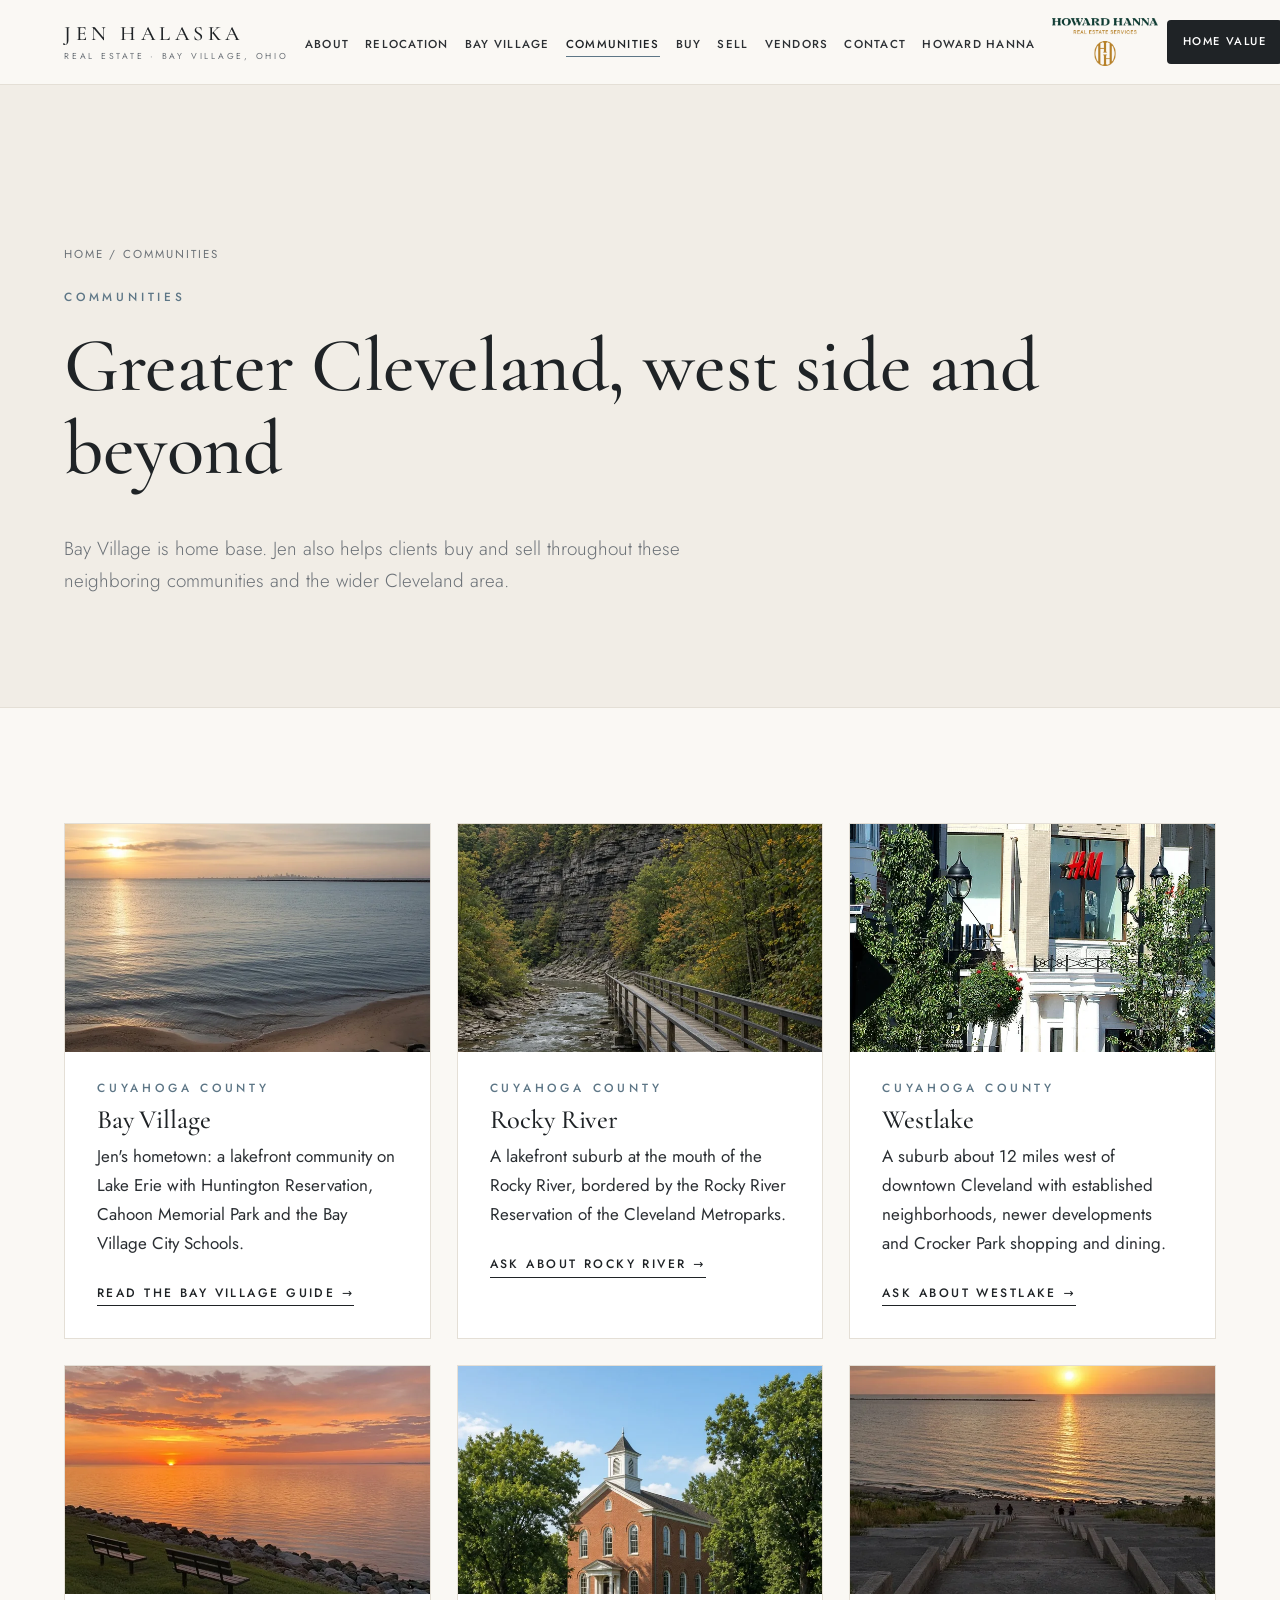
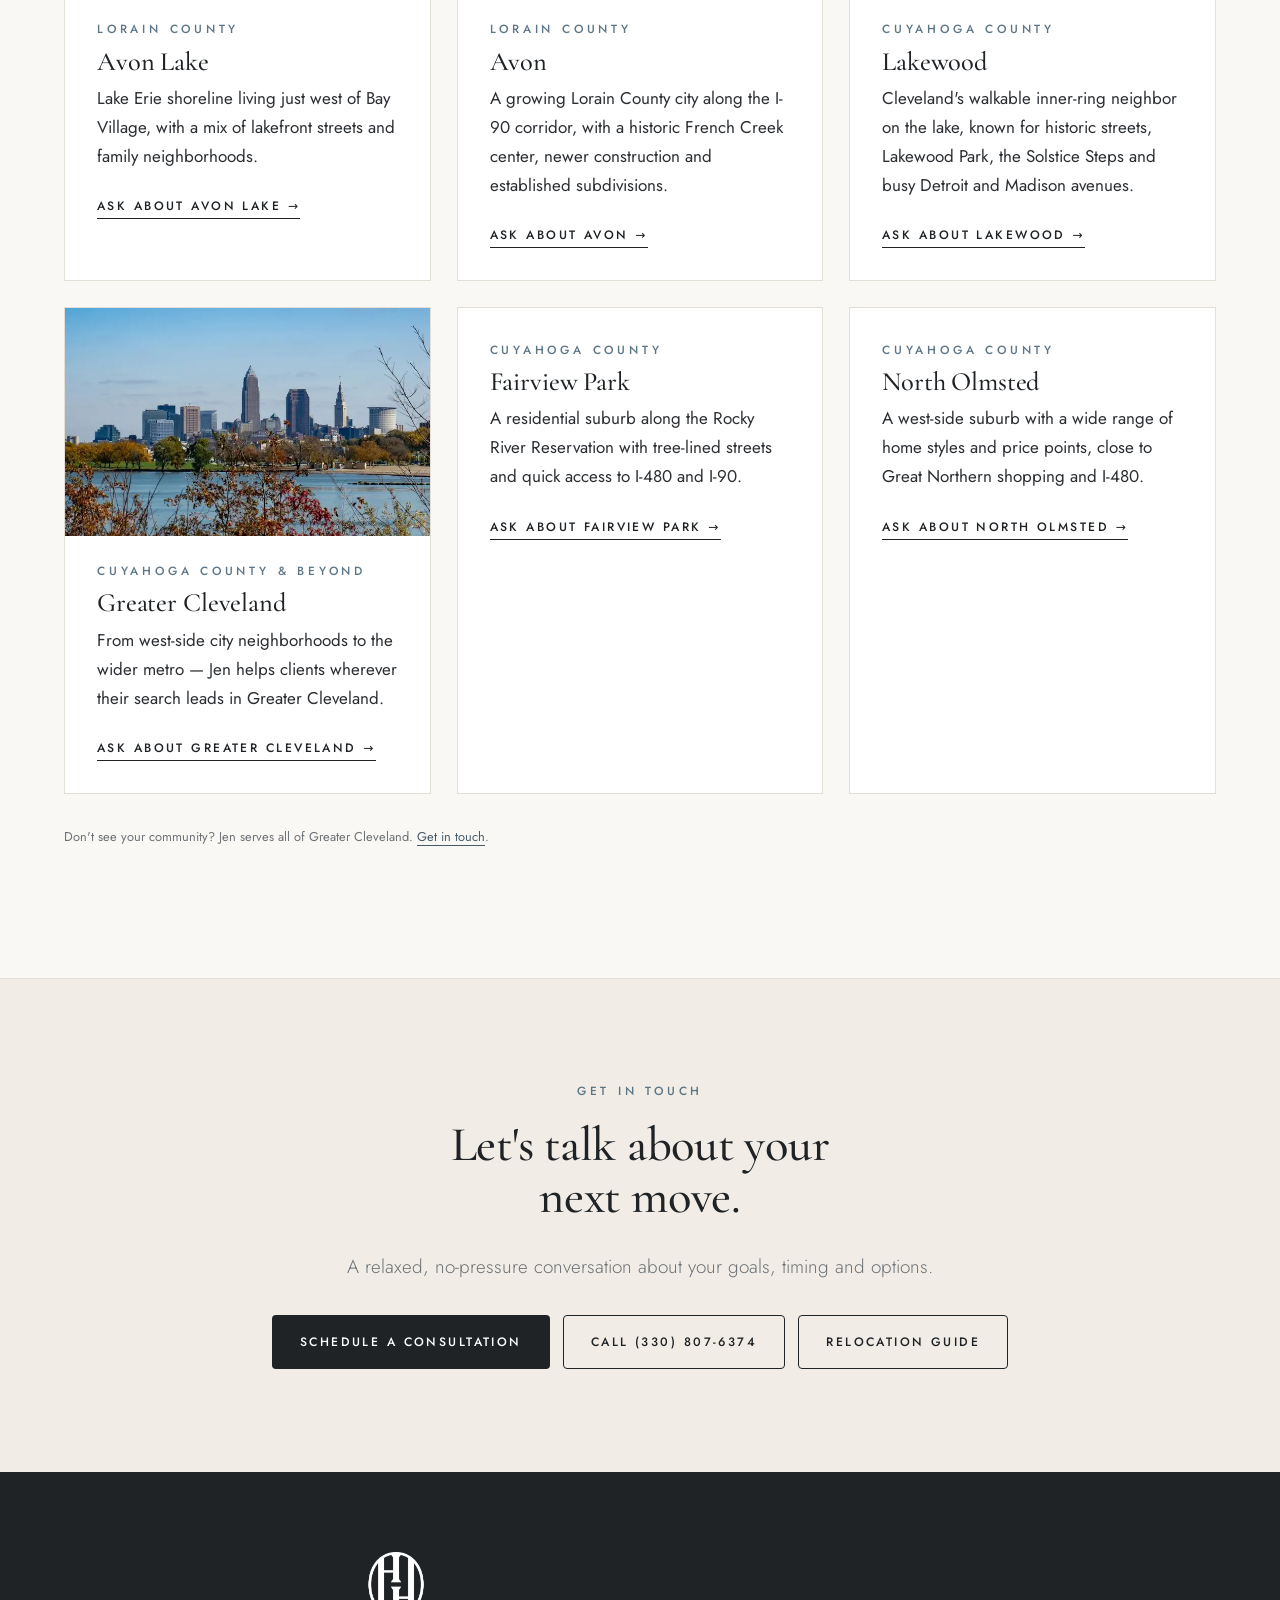
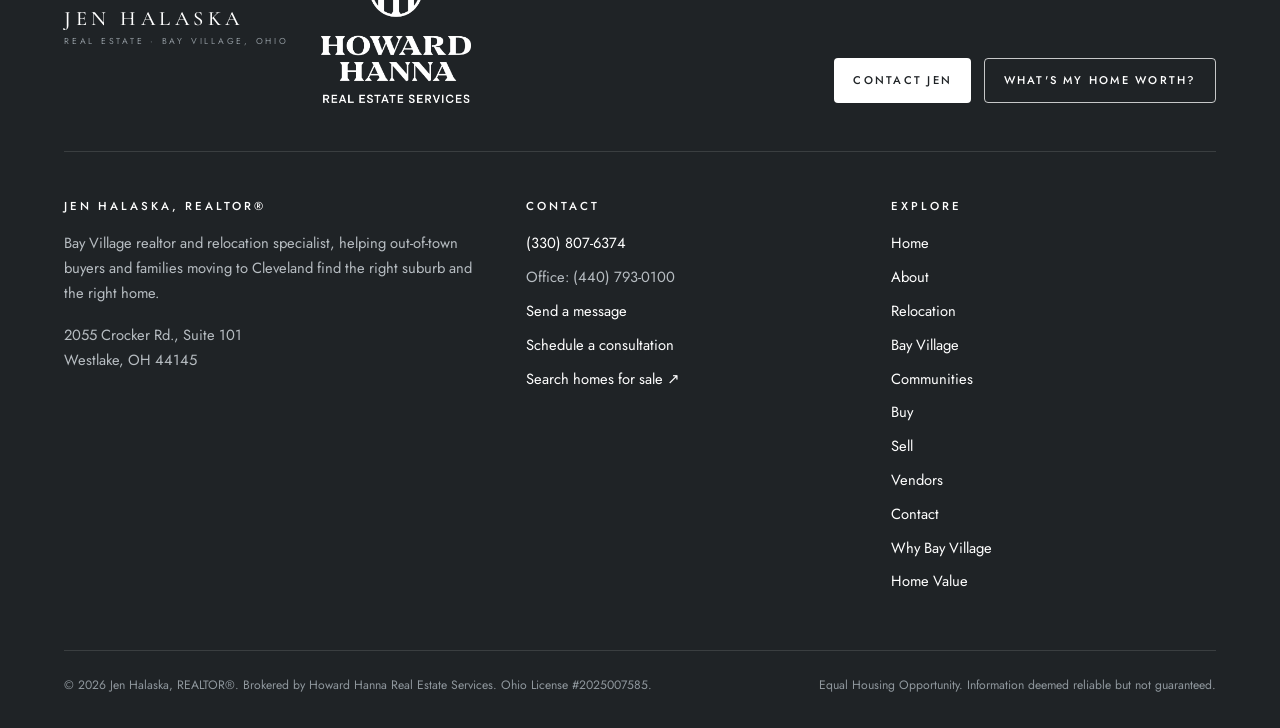
<file: areas.html>
<!doctype html>
<html lang="en">
<head>
<meta charset="utf-8">
<meta name="viewport" content="width=device-width, initial-scale=1">
<title>West Side Cleveland Suburbs | Bay Village, Westlake, Rocky River, Lakewood Homes | Jen Halaska</title>
<meta name="description" content="Jen Halaska helps buyers and sellers in Bay Village, Westlake, Avon Lake, Rocky River, Lakewood, Fairview Park, North Olmsted, Avon and across Greater Cleveland.">
<link rel="canonical" href="https://bayvillageohio.com/areas.html">
<meta name="robots" content="index, follow">
<meta name="theme-color" content="#1f2326">
<meta property="og:type" content="website">
<meta property="og:site_name" content="Jen Halaska Real Estate">
<meta name="author" content="Jen Halaska">
<meta property="og:title" content="West Side Cleveland Suburbs | Bay Village, Westlake, Rocky River, Lakewood Homes | Jen Halaska">
<meta property="og:description" content="Jen Halaska helps buyers and sellers in Bay Village, Westlake, Avon Lake, Rocky River, Lakewood, Fairview Park, North Olmsted, Avon and across Greater Cleveland.">
<meta property="og:url" content="https://bayvillageohio.com/areas.html">
<meta property="og:image" content="https://bayvillageohio.com/assets/img/og-image.jpg">
<meta property="og:image:width" content="1200"><meta property="og:image:height" content="630">
<meta property="og:locale" content="en_US">
<meta name="twitter:card" content="summary_large_image">
<meta name="twitter:title" content="West Side Cleveland Suburbs | Bay Village, Westlake, Rocky River, Lakewood Homes | Jen Halaska">
<meta name="twitter:description" content="Jen Halaska helps buyers and sellers in Bay Village, Westlake, Avon Lake, Rocky River, Lakewood, Fairview Park, North Olmsted, Avon and across Greater Cleveland.">
<meta name="twitter:image" content="https://bayvillageohio.com/assets/img/og-image.jpg">
<meta name="geo.region" content="US-OH"><meta name="geo.placename" content="Bay Village">
<link rel="icon" href="assets/img/favicon.svg" type="image/svg+xml">

<link rel="preconnect" href="https://fonts.googleapis.com">
<link rel="preconnect" href="https://fonts.gstatic.com" crossorigin>
<link href="https://fonts.googleapis.com/css2?family=Cormorant+Garamond:ital,wght@0,400;0,500;1,400;1,500&family=Jost:wght@300;400;500&display=swap" rel="stylesheet">
<link rel="stylesheet" href="assets/css/styles.css">
<script type="application/ld+json">{"@context": "https://schema.org", "@graph": [{"@type": ["RealEstateAgent", "LocalBusiness"], "@id": "https://bayvillageohio.com/#business", "name": "Jen Halaska, REALTOR®", "alternateName": ["Jennifer Halaska", "Jen Halaska Real Estate"], "description": "Bay Village, Ohio REALTOR® specializing in out-of-town buyers and families relocating to Cleveland: matching newcomers to the right suburb, then the right home.", "url": "https://bayvillageohio.com/", "image": "https://bayvillageohio.com/assets/img/jennifer-halaska-realtor-bay-village.jpg", "logo": "https://bayvillageohio.com/assets/img/favicon.svg", "telephone": "+13308076374", "contactPoint": [{"@type": "ContactPoint", "telephone": "+13308076374", "contactType": "sales", "areaServed": "US-OH", "availableLanguage": "English"}, {"@type": "ContactPoint", "telephone": "+14407930100", "contactType": "office"}], "address": {"@type": "PostalAddress", "streetAddress": "2055 Crocker Rd., Suite 101", "addressLocality": "Westlake", "addressRegion": "OH", "postalCode": "44145", "addressCountry": "US"}, "areaServed": [{"@type": "City", "name": "Bay Village, OH"}, {"@type": "City", "name": "Westlake, OH"}, {"@type": "City", "name": "Rocky River, OH"}, {"@type": "City", "name": "Avon Lake, OH"}, {"@type": "City", "name": "Lakewood, OH"}, {"@type": "City", "name": "Fairview Park, OH"}, {"@type": "City", "name": "North Olmsted, OH"}, {"@type": "City", "name": "Avon, OH"}, {"@type": "City", "name": "Cleveland, OH"}, {"@type": "AdministrativeArea", "name": "Cuyahoga County, OH"}, {"@type": "AdministrativeArea", "name": "Lorain County, OH"}], "employee": {"@id": "https://bayvillageohio.com/#jen"}, "parentOrganization": {"@type": "Organization", "name": "Howard Hanna Real Estate Services"}, "knowsAbout": ["Relocating to Cleveland, Ohio", "Moving to Cleveland", "Best Cleveland suburbs for families", "West side Cleveland suburbs", "Bay Village real estate", "Home valuation"], "sameAs": ["https://jenniferhalaska.howardhanna.com/"]}, {"@type": "Person", "@id": "https://bayvillageohio.com/#jen", "name": "Jen Halaska", "alternateName": "Jennifer Halaska", "jobTitle": "REALTOR®", "url": "https://bayvillageohio.com/about.html", "image": "https://bayvillageohio.com/assets/img/jennifer-halaska-realtor-bay-village.jpg", "telephone": "+13308076374", "homeLocation": {"@type": "Place", "name": "Bay Village, Ohio"}, "worksFor": {"@type": "Organization", "name": "Howard Hanna Real Estate Services"}, "hasCredential": {"@type": "EducationalOccupationalCredential", "credentialCategory": "license", "name": "Ohio Real Estate License", "identifier": "2025007585", "recognizedBy": {"@type": "GovernmentOrganization", "name": "Ohio Department of Commerce, Division of Real Estate & Professional Licensing"}}, "knowsAbout": ["Relocating to Cleveland, Ohio", "Moving to Cleveland", "Best Cleveland suburbs for families", "West side Cleveland suburbs", "Bay Village real estate", "Home valuation"]}, {"@type": "WebSite", "@id": "https://bayvillageohio.com/#website", "url": "https://bayvillageohio.com/", "name": "Jen Halaska | Bay Village & Cleveland Relocation Real Estate", "inLanguage": "en-US", "publisher": {"@id": "https://bayvillageohio.com/#business"}}]}</script>
<script type="application/ld+json">{"@context": "https://schema.org", "@type": "BreadcrumbList", "itemListElement": [{"@type": "ListItem", "position": 1, "name": "Home", "item": "https://bayvillageohio.com/"}, {"@type": "ListItem", "position": 2, "name": "Communities", "item": "https://bayvillageohio.com/areas.html"}]}</script>
</head>
<body class="">
<a class="skip" href="#main">Skip to content</a>
<header class="site-header">
 <nav class="container nav" aria-label="Main">
  <a class="wordmark" href="index.html" aria-label="Jen Halaska Real Estate — home"><span class="wm-name">Jen Halaska</span><span class="wm-sub">Real Estate · Bay Village, Ohio</span></a>
  <ul class="nav-links" id="nav-links"><li><a href="about.html">About</a></li><li><a href="relocation.html">Relocation</a></li><li><a href="bay-village.html">Bay Village</a></li><li><a href="areas.html" aria-current="page">Communities</a></li><li><a href="buyers.html">Buy</a></li><li><a href="sellers.html">Sell</a></li><li><a href="vendors.html">Vendors</a></li><li><a href="contact.html">Contact</a></li><li><a href="about.html#brokerage">Howard Hanna</a></li></ul>
  <div class="nav-cta">
   <a class="hh-logo hh-logo-header" href="about.html#brokerage"><picture class="hh-logo-dark"><source srcset="assets/img/howard-hanna-logo.webp" type="image/webp"><img src="assets/img/howard-hanna-logo.png" width="2500" height="1129" alt="Howard Hanna Real Estate Services" decoding="async"></picture><picture class="hh-logo-light"><source srcset="assets/img/howard-hanna-logo-white.webp" type="image/webp"><img src="assets/img/howard-hanna-logo-white.png" width="2154" height="2167" alt="Howard Hanna Real Estate Services" decoding="async"></picture></a>
   <a class="btn btn-outline btn-sm" href="tel:+13308076374">(330) 807-6374</a>
   <a class="btn btn-dark btn-sm" href="home-value.html">Home Value</a>
   <button class="menu-btn" aria-expanded="false" aria-controls="nav-links">Menu</button>
  </div>
 </nav>
</header>
<main id="main">
<section class="page-hero"><div class="container"><div class="crumbs"><a href="index.html">Home</a> / Communities</div><span class="kicker">Communities</span><h1>Greater Cleveland, west side and beyond</h1><p class="lead">Bay Village is home base. Jen also helps clients buy and sell throughout these neighboring communities and the wider Cleveland area.</p></div></section>
<section><div class="container"><div class="grid g3"><article class="card" id="bay-village"><div style="aspect-ratio:16/10;overflow:hidden;margin:-2rem -2rem 1.6rem"><picture><source srcset="assets/img/card-bay-village.webp" type="image/webp"><img style="width:100%;height:100%;object-fit:cover" class="" src="assets/img/card-bay-village.jpg" width="720" height="920" alt="Sunrise over Lake Erie from a sandy beach in Bay Village, with the Cleveland skyline on the horizon" loading="lazy" decoding="async"></picture></div><span class="kicker" style="margin-bottom:.5rem">Cuyahoga County</span><h3>Bay Village</h3><p>Jen's hometown: a lakefront community on Lake Erie with Huntington Reservation, Cahoon Memorial Park and the Bay Village City Schools.</p><a class="link-arrow" href="bay-village.html">Read the Bay Village guide →</a></article><article class="card" id="rocky-river"><div style="aspect-ratio:16/10;overflow:hidden;margin:-2rem -2rem 1.6rem"><picture><source srcset="assets/img/card-rocky-river.webp" type="image/webp"><img style="width:100%;height:100%;object-fit:cover" class="" src="assets/img/card-rocky-river.jpg" width="720" height="920" alt="A wooden boardwalk along the Rocky River beneath wooded shale cliffs" loading="lazy" decoding="async"></picture></div><span class="kicker" style="margin-bottom:.5rem">Cuyahoga County</span><h3>Rocky River</h3><p>A lakefront suburb at the mouth of the Rocky River, bordered by the Rocky River Reservation of the Cleveland Metroparks.</p><a class="link-arrow" href="contact.html?topic=Rocky%20River#contact-form">Ask about Rocky River →</a></article><article class="card" id="westlake"><div style="aspect-ratio:16/10;overflow:hidden;margin:-2rem -2rem 1.6rem"><picture><source srcset="assets/img/card-westlake.webp" type="image/webp"><img style="width:100%;height:100%;object-fit:cover" class="" src="assets/img/card-westlake.jpg" width="720" height="920" alt="The main street at Crocker Park in Westlake, Ohio" loading="lazy" decoding="async"></picture></div><span class="kicker" style="margin-bottom:.5rem">Cuyahoga County</span><h3>Westlake</h3><p>A suburb about 12 miles west of downtown Cleveland with established neighborhoods, newer developments and Crocker Park shopping and dining.</p><a class="link-arrow" href="contact.html?topic=Westlake#contact-form">Ask about Westlake →</a></article><article class="card" id="avon-lake"><div style="aspect-ratio:16/10;overflow:hidden;margin:-2rem -2rem 1.6rem"><picture><source srcset="assets/img/card-avon-lake.webp" type="image/webp"><img style="width:100%;height:100%;object-fit:cover" class="" src="assets/img/card-avon-lake.jpg" width="720" height="920" alt="Sunset over Lake Erie from a grassy park shoreline with benches in Avon Lake, Ohio" loading="lazy" decoding="async"></picture></div><span class="kicker" style="margin-bottom:.5rem">Lorain County</span><h3>Avon Lake</h3><p>Lake Erie shoreline living just west of Bay Village, with a mix of lakefront streets and family neighborhoods.</p><a class="link-arrow" href="contact.html?topic=Avon%20Lake#contact-form">Ask about Avon Lake →</a></article><article class="card" id="avon"><div style="aspect-ratio:16/10;overflow:hidden;margin:-2rem -2rem 1.6rem"><picture><source srcset="assets/img/card-avon.webp" type="image/webp"><img style="width:100%;height:100%;object-fit:cover" class="" src="assets/img/card-avon.jpg" width="720" height="920" alt="Avon's historic red-brick Town Hall with a white cupola, set among trees" loading="lazy" decoding="async"></picture></div><span class="kicker" style="margin-bottom:.5rem">Lorain County</span><h3>Avon</h3><p>A growing Lorain County city along the I-90 corridor, with a historic French Creek center, newer construction and established subdivisions.</p><a class="link-arrow" href="contact.html?topic=Avon#contact-form">Ask about Avon →</a></article><article class="card" id="lakewood"><div style="aspect-ratio:16/10;overflow:hidden;margin:-2rem -2rem 1.6rem"><picture><source srcset="assets/img/card-lakewood.webp" type="image/webp"><img style="width:100%;height:100%;object-fit:cover" class="" src="assets/img/card-lakewood.jpg" width="720" height="920" alt="Sunset over Lake Erie from concrete steps leading down to the beach at Lakewood Park" loading="lazy" decoding="async"></picture></div><span class="kicker" style="margin-bottom:.5rem">Cuyahoga County</span><h3>Lakewood</h3><p>Cleveland's walkable inner-ring neighbor on the lake, known for historic streets, Lakewood Park, the Solstice Steps and busy Detroit and Madison avenues.</p><a class="link-arrow" href="contact.html?topic=Lakewood#contact-form">Ask about Lakewood →</a></article><article class="card" id="greater-cleveland"><div style="aspect-ratio:16/10;overflow:hidden;margin:-2rem -2rem 1.6rem"><picture><source srcset="assets/img/card-cleveland.webp" type="image/webp"><img style="width:100%;height:100%;object-fit:cover" class="" src="assets/img/card-cleveland.jpg" width="720" height="920" alt="Cleveland skyline across the water from Edgewater Beach" loading="lazy" decoding="async"></picture></div><span class="kicker" style="margin-bottom:.5rem">Cuyahoga County & beyond</span><h3>Greater Cleveland</h3><p>From west-side city neighborhoods to the wider metro — Jen helps clients wherever their search leads in Greater Cleveland.</p><a class="link-arrow" href="contact.html?topic=Greater%20Cleveland#contact-form">Ask about Greater Cleveland →</a></article><article class="card" id="fairview-park"><span class="kicker" style="margin-bottom:.5rem">Cuyahoga County</span><h3>Fairview Park</h3><p>A residential suburb along the Rocky River Reservation with tree-lined streets and quick access to I-480 and I-90.</p><a class="link-arrow" href="contact.html?topic=Fairview%20Park#contact-form">Ask about Fairview Park →</a></article><article class="card" id="north-olmsted"><span class="kicker" style="margin-bottom:.5rem">Cuyahoga County</span><h3>North Olmsted</h3><p>A west-side suburb with a wide range of home styles and price points, close to Great Northern shopping and I-480.</p><a class="link-arrow" href="contact.html?topic=North%20Olmsted#contact-form">Ask about North Olmsted →</a></article></div>
<p class="source" style="margin-top:2rem">Don't see your community? Jen serves all of Greater Cleveland. <a href="contact.html">Get in touch</a>.</p></div></section>
<section class="cta"><div class="container"><span class="kicker">Get in touch</span><h2>Let's talk about your next move.</h2><p class="lead" style="margin-inline:auto">A relaxed, no-pressure conversation about your goals, timing and options.</p>
<div class="btn-row"><a class="btn btn-dark" href="contact.html?topic=Consultation#contact-form">Schedule a consultation</a><a class="btn btn-outline" href="tel:+13308076374">Call (330) 807-6374</a><a class="btn btn-outline" href="relocation.html">Relocation guide</a></div></div></section>
</main>
<footer class="site-footer">
 <div class="container">
  <div class="footer-top">
   <div class="footer-brand">
    <a class="wordmark" href="index.html" aria-label="Jen Halaska Real Estate — home"><span class="wm-name">Jen Halaska</span><span class="wm-sub">Real Estate · Bay Village, Ohio</span></a>
    <a class="hh-logo hh-logo-footer" href="about.html#brokerage"><picture class="hh-logo-light"><source srcset="assets/img/howard-hanna-logo-white.webp" type="image/webp"><img src="assets/img/howard-hanna-logo-white.png" width="2154" height="2167" alt="Howard Hanna Real Estate Services" decoding="async"></picture></a>
   </div>
   <div class="btn-row" style="margin:0"><a class="btn btn-white btn-sm" href="contact.html">Contact Jen</a><a class="btn btn-ghost-light btn-sm" href="home-value.html">What's my home worth?</a></div>
  </div>
  <div class="footer-grid">
   <div>
    <h3>Jen Halaska, REALTOR®</h3>
    <p>Bay Village realtor and relocation specialist, helping out-of-town buyers and families moving to Cleveland find the right suburb and the right home.</p>
    <p>2055 Crocker Rd., Suite 101<br>Westlake, OH 44145</p>
   </div>
   <div>
    <h3>Contact</h3>
    <ul>
     <li><a href="tel:+13308076374">(330) 807-6374</a></li>
     <li><a href="tel:+14407930100" style="color:#b7bdc2">Office: (440) 793-0100</a></li>
     <li><a href="contact.html">Send a message</a></li>
     <li><a href="contact.html?topic=Consultation#contact-form">Schedule a consultation</a></li>
     <li><a href="https://jenniferhalaska.howardhanna.com/" target="_blank" rel="noopener">Search homes for sale ↗</a></li>
    </ul>
   </div>
   <div>
    <h3>Explore</h3>
    <ul><li><a href="index.html">Home</a></li><li><a href="about.html">About</a></li><li><a href="relocation.html">Relocation</a></li><li><a href="bay-village.html">Bay Village</a></li><li><a href="areas.html">Communities</a></li><li><a href="buyers.html">Buy</a></li><li><a href="sellers.html">Sell</a></li><li><a href="vendors.html">Vendors</a></li><li><a href="contact.html">Contact</a></li><li><a href="why-bay-village.html">Why Bay Village</a></li><li><a href="home-value.html">Home Value</a></li></ul>
   </div>
  </div>
  <div class="legal">
   <span>© <span id="year">2026</span> Jen Halaska, REALTOR®. Brokered by Howard Hanna Real Estate Services. Ohio License #2025007585.</span>
   <span>Equal Housing Opportunity. Information deemed reliable but not guaranteed.</span>
  </div>
 </div>
</footer>
<script src="assets/js/main.js" defer></script>
</body>
</html>
</file>
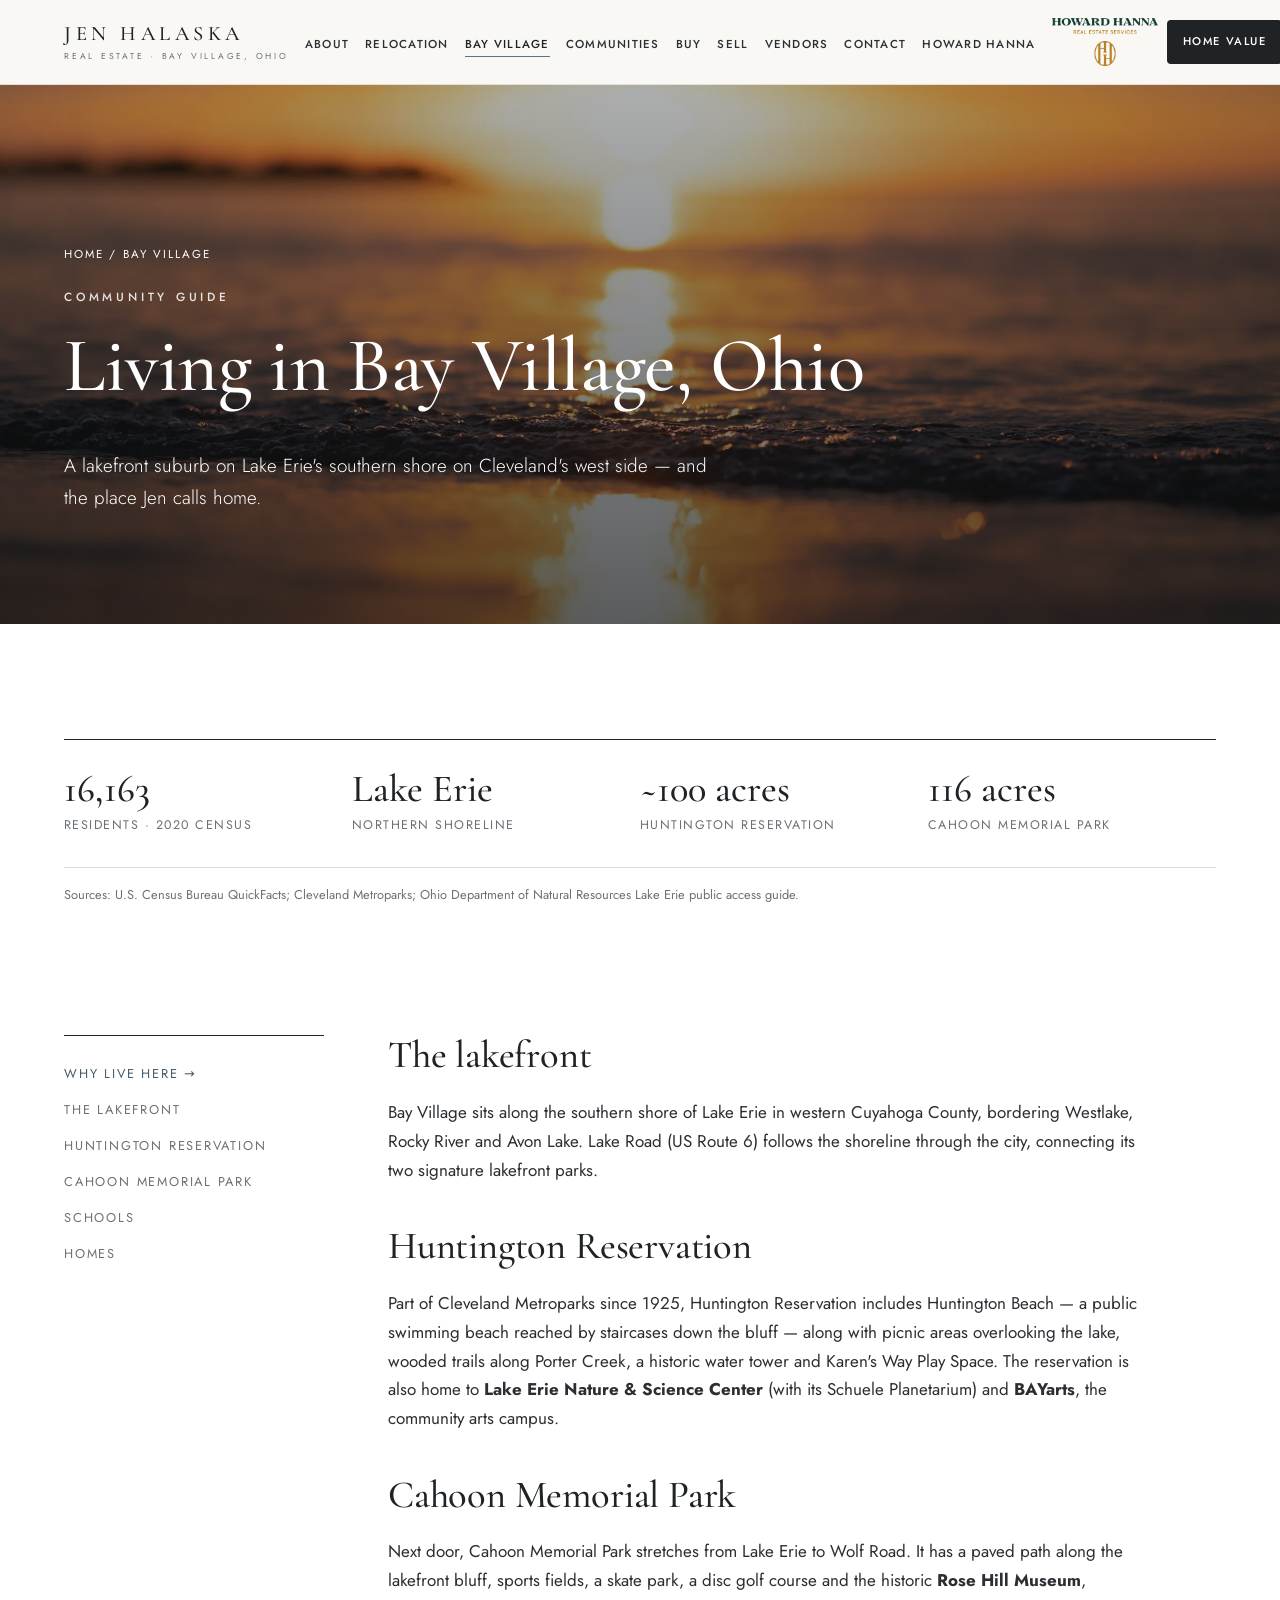
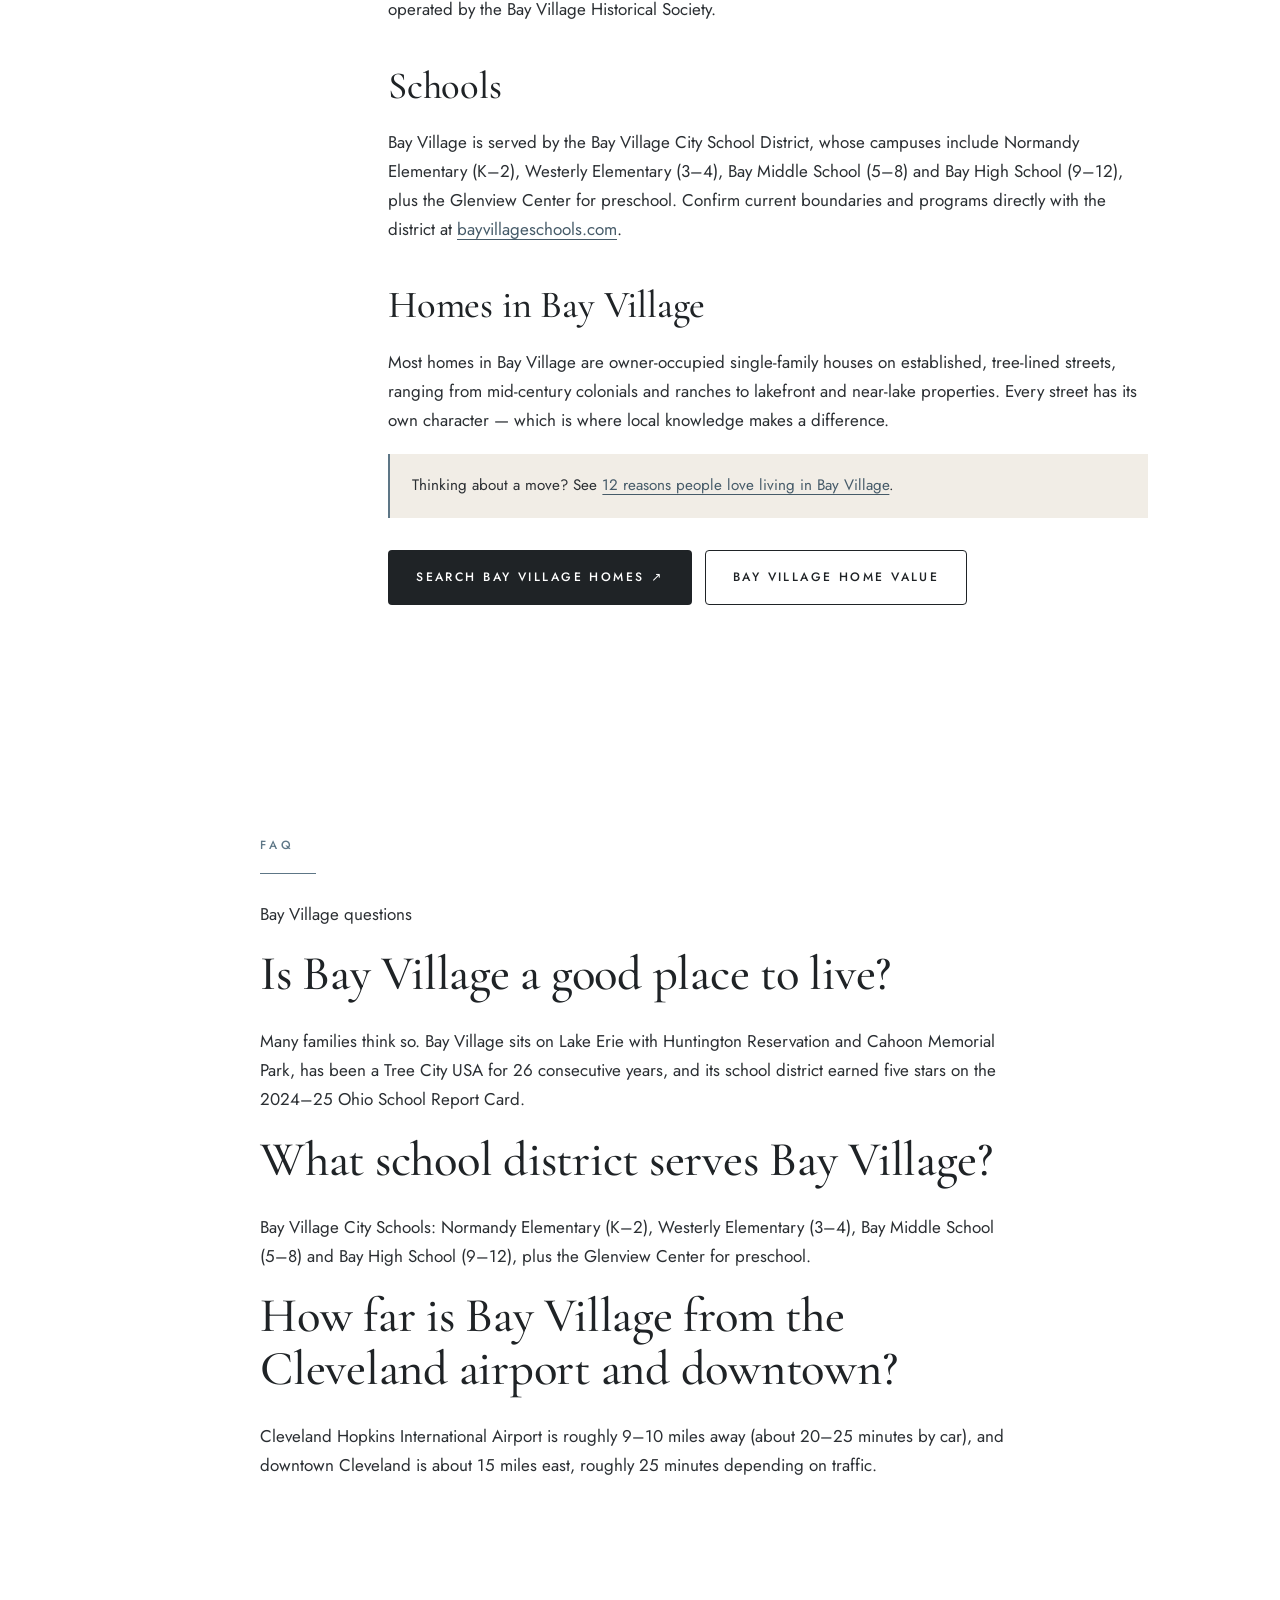
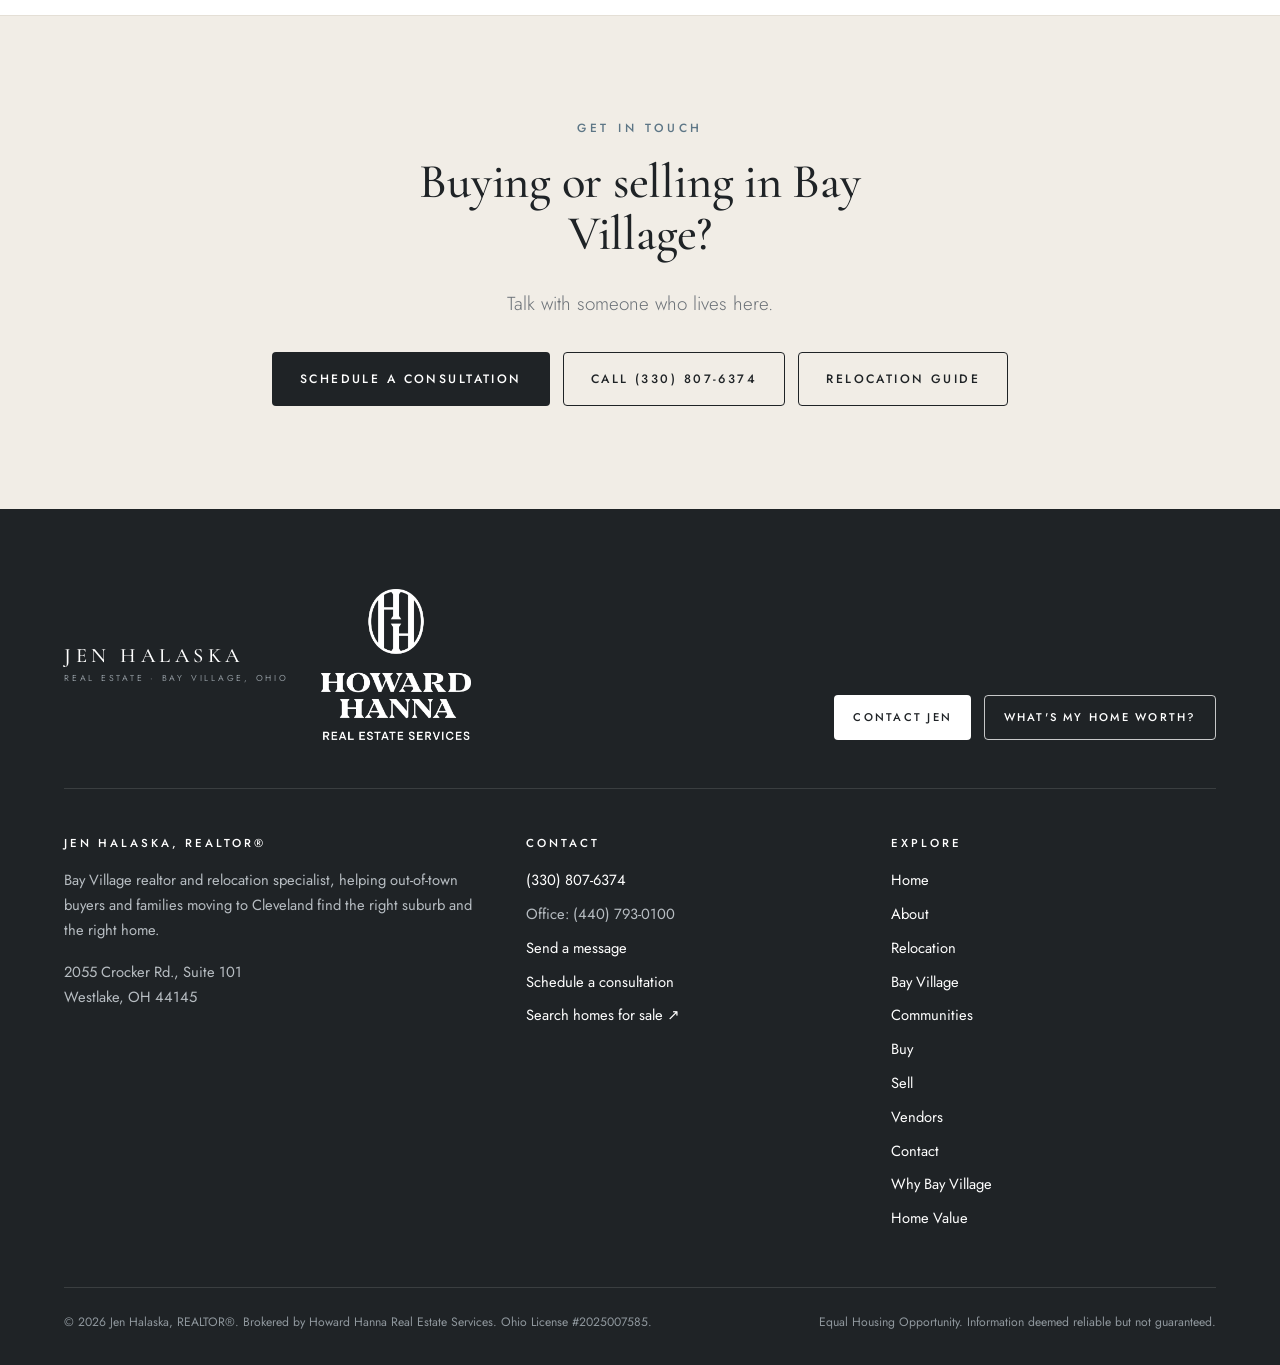
<file: bay-village.html>
<!doctype html>
<html lang="en">
<head>
<meta charset="utf-8">
<meta name="viewport" content="width=device-width, initial-scale=1">
<title>Bay Village, Ohio Guide | Homes, Schools & Parks | Bay Village Realtor Jen Halaska</title>
<meta name="description" content="A local's guide to living in Bay Village, Ohio: the Lake Erie shoreline, Huntington Reservation, Cahoon Memorial Park, Bay Village City Schools and more, from REALTOR® Jen Halaska.">
<link rel="canonical" href="https://bayvillageohio.com/bay-village.html">
<meta name="robots" content="index, follow">
<meta name="theme-color" content="#1f2326">
<meta property="og:type" content="website">
<meta property="og:site_name" content="Jen Halaska Real Estate">
<meta name="author" content="Jen Halaska">
<meta property="og:title" content="Bay Village, Ohio Guide | Homes, Schools & Parks | Bay Village Realtor Jen Halaska">
<meta property="og:description" content="A local's guide to living in Bay Village, Ohio: the Lake Erie shoreline, Huntington Reservation, Cahoon Memorial Park, Bay Village City Schools and more, from REALTOR® Jen Halaska.">
<meta property="og:url" content="https://bayvillageohio.com/bay-village.html">
<meta property="og:image" content="https://bayvillageohio.com/assets/img/og-image.jpg">
<meta property="og:image:width" content="1200"><meta property="og:image:height" content="630">
<meta property="og:locale" content="en_US">
<meta name="twitter:card" content="summary_large_image">
<meta name="twitter:title" content="Bay Village, Ohio Guide | Homes, Schools & Parks | Bay Village Realtor Jen Halaska">
<meta name="twitter:description" content="A local's guide to living in Bay Village, Ohio: the Lake Erie shoreline, Huntington Reservation, Cahoon Memorial Park, Bay Village City Schools and more, from REALTOR® Jen Halaska.">
<meta name="twitter:image" content="https://bayvillageohio.com/assets/img/og-image.jpg">
<meta name="geo.region" content="US-OH"><meta name="geo.placename" content="Bay Village">
<link rel="icon" href="assets/img/favicon.svg" type="image/svg+xml">
<link rel="preload" as="image" href="assets/img/lake-erie-sunset-shore.webp" type="image/webp" fetchpriority="high">
<link rel="preconnect" href="https://fonts.googleapis.com">
<link rel="preconnect" href="https://fonts.gstatic.com" crossorigin>
<link href="https://fonts.googleapis.com/css2?family=Cormorant+Garamond:ital,wght@0,400;0,500;1,400;1,500&family=Jost:wght@300;400;500&display=swap" rel="stylesheet">
<link rel="stylesheet" href="assets/css/styles.css">
<script type="application/ld+json">{"@context": "https://schema.org", "@graph": [{"@type": ["RealEstateAgent", "LocalBusiness"], "@id": "https://bayvillageohio.com/#business", "name": "Jen Halaska, REALTOR®", "alternateName": ["Jennifer Halaska", "Jen Halaska Real Estate"], "description": "Bay Village, Ohio REALTOR® specializing in out-of-town buyers and families relocating to Cleveland: matching newcomers to the right suburb, then the right home.", "url": "https://bayvillageohio.com/", "image": "https://bayvillageohio.com/assets/img/jennifer-halaska-realtor-bay-village.jpg", "logo": "https://bayvillageohio.com/assets/img/favicon.svg", "telephone": "+13308076374", "contactPoint": [{"@type": "ContactPoint", "telephone": "+13308076374", "contactType": "sales", "areaServed": "US-OH", "availableLanguage": "English"}, {"@type": "ContactPoint", "telephone": "+14407930100", "contactType": "office"}], "address": {"@type": "PostalAddress", "streetAddress": "2055 Crocker Rd., Suite 101", "addressLocality": "Westlake", "addressRegion": "OH", "postalCode": "44145", "addressCountry": "US"}, "areaServed": [{"@type": "City", "name": "Bay Village, OH"}, {"@type": "City", "name": "Westlake, OH"}, {"@type": "City", "name": "Rocky River, OH"}, {"@type": "City", "name": "Avon Lake, OH"}, {"@type": "City", "name": "Lakewood, OH"}, {"@type": "City", "name": "Fairview Park, OH"}, {"@type": "City", "name": "North Olmsted, OH"}, {"@type": "City", "name": "Avon, OH"}, {"@type": "City", "name": "Cleveland, OH"}, {"@type": "AdministrativeArea", "name": "Cuyahoga County, OH"}, {"@type": "AdministrativeArea", "name": "Lorain County, OH"}], "employee": {"@id": "https://bayvillageohio.com/#jen"}, "parentOrganization": {"@type": "Organization", "name": "Howard Hanna Real Estate Services"}, "knowsAbout": ["Relocating to Cleveland, Ohio", "Moving to Cleveland", "Best Cleveland suburbs for families", "West side Cleveland suburbs", "Bay Village real estate", "Home valuation"], "sameAs": ["https://jenniferhalaska.howardhanna.com/"]}, {"@type": "Person", "@id": "https://bayvillageohio.com/#jen", "name": "Jen Halaska", "alternateName": "Jennifer Halaska", "jobTitle": "REALTOR®", "url": "https://bayvillageohio.com/about.html", "image": "https://bayvillageohio.com/assets/img/jennifer-halaska-realtor-bay-village.jpg", "telephone": "+13308076374", "homeLocation": {"@type": "Place", "name": "Bay Village, Ohio"}, "worksFor": {"@type": "Organization", "name": "Howard Hanna Real Estate Services"}, "hasCredential": {"@type": "EducationalOccupationalCredential", "credentialCategory": "license", "name": "Ohio Real Estate License", "identifier": "2025007585", "recognizedBy": {"@type": "GovernmentOrganization", "name": "Ohio Department of Commerce, Division of Real Estate & Professional Licensing"}}, "knowsAbout": ["Relocating to Cleveland, Ohio", "Moving to Cleveland", "Best Cleveland suburbs for families", "West side Cleveland suburbs", "Bay Village real estate", "Home valuation"]}, {"@type": "WebSite", "@id": "https://bayvillageohio.com/#website", "url": "https://bayvillageohio.com/", "name": "Jen Halaska | Bay Village & Cleveland Relocation Real Estate", "inLanguage": "en-US", "publisher": {"@id": "https://bayvillageohio.com/#business"}}]}</script>
<script type="application/ld+json">{"@context": "https://schema.org", "@type": "BreadcrumbList", "itemListElement": [{"@type": "ListItem", "position": 1, "name": "Home", "item": "https://bayvillageohio.com/"}, {"@type": "ListItem", "position": 2, "name": "Bay Village Guide", "item": "https://bayvillageohio.com/bay-village.html"}]}</script>
<script type="application/ld+json">{"@context": "https://schema.org", "@type": "FAQPage", "mainEntity": [{"@type": "Question", "name": "Is Bay Village a good place to live?", "acceptedAnswer": {"@type": "Answer", "text": "Many families think so. Bay Village sits on Lake Erie with Huntington Reservation and Cahoon Memorial Park, has been a Tree City USA for 26 consecutive years, and its school district earned five stars on the 2024–25 Ohio School Report Card."}}, {"@type": "Question", "name": "What school district serves Bay Village?", "acceptedAnswer": {"@type": "Answer", "text": "Bay Village City Schools: Normandy Elementary (K–2), Westerly Elementary (3–4), Bay Middle School (5–8) and Bay High School (9–12), plus the Glenview Center for preschool."}}, {"@type": "Question", "name": "How far is Bay Village from the Cleveland airport and downtown?", "acceptedAnswer": {"@type": "Answer", "text": "Cleveland Hopkins International Airport is roughly 9–10 miles away (about 20–25 minutes by car), and downtown Cleveland is about 15 miles east, roughly 25 minutes depending on traffic."}}]}</script>
</head>
<body class="">
<a class="skip" href="#main">Skip to content</a>
<header class="site-header">
 <nav class="container nav" aria-label="Main">
  <a class="wordmark" href="index.html" aria-label="Jen Halaska Real Estate — home"><span class="wm-name">Jen Halaska</span><span class="wm-sub">Real Estate · Bay Village, Ohio</span></a>
  <ul class="nav-links" id="nav-links"><li><a href="about.html">About</a></li><li><a href="relocation.html">Relocation</a></li><li><a href="bay-village.html" aria-current="page">Bay Village</a></li><li><a href="areas.html">Communities</a></li><li><a href="buyers.html">Buy</a></li><li><a href="sellers.html">Sell</a></li><li><a href="vendors.html">Vendors</a></li><li><a href="contact.html">Contact</a></li><li><a href="about.html#brokerage">Howard Hanna</a></li></ul>
  <div class="nav-cta">
   <a class="hh-logo hh-logo-header" href="about.html#brokerage"><picture class="hh-logo-dark"><source srcset="assets/img/howard-hanna-logo.webp" type="image/webp"><img src="assets/img/howard-hanna-logo.png" width="2500" height="1129" alt="Howard Hanna Real Estate Services" decoding="async"></picture><picture class="hh-logo-light"><source srcset="assets/img/howard-hanna-logo-white.webp" type="image/webp"><img src="assets/img/howard-hanna-logo-white.png" width="2154" height="2167" alt="Howard Hanna Real Estate Services" decoding="async"></picture></a>
   <a class="btn btn-outline btn-sm" href="tel:+13308076374">(330) 807-6374</a>
   <a class="btn btn-dark btn-sm" href="home-value.html">Home Value</a>
   <button class="menu-btn" aria-expanded="false" aria-controls="nav-links">Menu</button>
  </div>
 </nav>
</header>
<main id="main">
<section class="page-hero has-img"><picture><source srcset="assets/img/lake-erie-sunset-shore.webp" type="image/webp"><img class="ph-img" src="assets/img/lake-erie-sunset-shore.jpg" width="2400" height="1400" alt="Sun setting over the lake" fetchpriority="high" decoding="async"></picture><div class="container"><div class="crumbs"><a href="index.html">Home</a> / Bay Village</div><span class="kicker">Community guide</span><h1>Living in Bay Village, Ohio</h1><p class="lead">A lakefront suburb on Lake Erie's southern shore on Cleveland's west side — and the place Jen calls home.</p></div></section>
<section class="bg-white">
 <div class="container">
  <div class="facts">
   <div class="fact"><b>16,163</b><span>Residents · 2020 Census</span></div>
   <div class="fact"><b>Lake Erie</b><span>Northern shoreline</span></div>
   <div class="fact"><b>~100 acres</b><span>Huntington Reservation</span></div>
   <div class="fact"><b>116 acres</b><span>Cahoon Memorial Park</span></div>
  </div>
  <p class="source">Sources: U.S. Census Bureau QuickFacts; Cleveland Metroparks; Ohio Department of Natural Resources Lake Erie public access guide.</p>
 </div>
</section>
<section style="padding-top:0" class="bg-white">
 <div class="container guide-grid">
  <nav class="toc" aria-label="On this page"><a href="why-bay-village.html" style="color:var(--lake-d)">Why live here →</a><a href="#lakefront">The lakefront</a><a href="#huntington">Huntington Reservation</a><a href="#cahoon">Cahoon Memorial Park</a><a href="#schools">Schools</a><a href="#homes">Homes</a></nav>
  <div class="prose narrow">
   <h2 id="lakefront" style="margin-top:0">The lakefront</h2>
   <p>Bay Village sits along the southern shore of Lake Erie in western Cuyahoga County, bordering Westlake, Rocky River and Avon Lake. Lake Road (US Route 6) follows the shoreline through the city, connecting its two signature lakefront parks.</p>
   <h2 id="huntington">Huntington Reservation</h2>
   <p>Part of Cleveland Metroparks since 1925, Huntington Reservation includes Huntington Beach — a public swimming beach reached by staircases down the bluff — along with picnic areas overlooking the lake, wooded trails along Porter Creek, a historic water tower and Karen's Way Play Space. The reservation is also home to <strong>Lake Erie Nature &amp; Science Center</strong> (with its Schuele Planetarium) and <strong>BAYarts</strong>, the community arts campus.</p>
   <h2 id="cahoon">Cahoon Memorial Park</h2>
   <p>Next door, Cahoon Memorial Park stretches from Lake Erie to Wolf Road. It has a paved path along the lakefront bluff, sports fields, a skate park, a disc golf course and the historic <strong>Rose Hill Museum</strong>, operated by the Bay Village Historical Society.</p>
   <h2 id="schools">Schools</h2>
   <p>Bay Village is served by the Bay Village City School District, whose campuses include Normandy Elementary (K–2), Westerly Elementary (3–4), Bay Middle School (5–8) and Bay High School (9–12), plus the Glenview Center for preschool. Confirm current boundaries and programs directly with the district at <a href="https://www.bayvillageschools.com/" target="_blank" rel="noopener">bayvillageschools.com</a>.</p>
   <h2 id="homes">Homes in Bay Village</h2>
   <p>Most homes in Bay Village are owner-occupied single-family houses on established, tree-lined streets, ranging from mid-century colonials and ranches to lakefront and near-lake properties. Every street has its own character — which is where local knowledge makes a difference.</p>
   <!-- PLACEHOLDER: Add Jen's own neighborhood tips (favorite streets, coffee spots, community traditions) in her voice. -->
   <p class="notice">Thinking about a move? See <a href="why-bay-village.html">12 reasons people love living in Bay Village</a>.</p>
   <div class="btn-row"><a class="btn btn-dark" href="https://jenniferhalaska.howardhanna.com/" target="_blank" rel="noopener">Search Bay Village homes ↗</a><a class="btn btn-outline" href="home-value.html">Bay Village home value</a></div>
  </div>
 </div>
</section>
<section class="bg-white faq"><div class="container narrow"><span class="kicker">FAQ</span><div class="rule"></div><p class="faq-title">Bay Village questions</p><div class="faq-item"><h2 class="q">Is Bay Village a good place to live?</h2><p>Many families think so. Bay Village sits on Lake Erie with Huntington Reservation and Cahoon Memorial Park, has been a Tree City USA for 26 consecutive years, and its school district earned five stars on the 2024–25 Ohio School Report Card.</p></div><div class="faq-item"><h2 class="q">What school district serves Bay Village?</h2><p>Bay Village City Schools: Normandy Elementary (K–2), Westerly Elementary (3–4), Bay Middle School (5–8) and Bay High School (9–12), plus the Glenview Center for preschool.</p></div><div class="faq-item"><h2 class="q">How far is Bay Village from the Cleveland airport and downtown?</h2><p>Cleveland Hopkins International Airport is roughly 9–10 miles away (about 20–25 minutes by car), and downtown Cleveland is about 15 miles east, roughly 25 minutes depending on traffic.</p></div></div></section>
<section class="cta"><div class="container"><span class="kicker">Get in touch</span><h2>Buying or selling in Bay Village?</h2><p class="lead" style="margin-inline:auto">Talk with someone who lives here.</p>
<div class="btn-row"><a class="btn btn-dark" href="contact.html?topic=Consultation#contact-form">Schedule a consultation</a><a class="btn btn-outline" href="tel:+13308076374">Call (330) 807-6374</a><a class="btn btn-outline" href="relocation.html">Relocation guide</a></div></div></section>
</main>
<footer class="site-footer">
 <div class="container">
  <div class="footer-top">
   <div class="footer-brand">
    <a class="wordmark" href="index.html" aria-label="Jen Halaska Real Estate — home"><span class="wm-name">Jen Halaska</span><span class="wm-sub">Real Estate · Bay Village, Ohio</span></a>
    <a class="hh-logo hh-logo-footer" href="about.html#brokerage"><picture class="hh-logo-light"><source srcset="assets/img/howard-hanna-logo-white.webp" type="image/webp"><img src="assets/img/howard-hanna-logo-white.png" width="2154" height="2167" alt="Howard Hanna Real Estate Services" decoding="async"></picture></a>
   </div>
   <div class="btn-row" style="margin:0"><a class="btn btn-white btn-sm" href="contact.html">Contact Jen</a><a class="btn btn-ghost-light btn-sm" href="home-value.html">What's my home worth?</a></div>
  </div>
  <div class="footer-grid">
   <div>
    <h3>Jen Halaska, REALTOR®</h3>
    <p>Bay Village realtor and relocation specialist, helping out-of-town buyers and families moving to Cleveland find the right suburb and the right home.</p>
    <p>2055 Crocker Rd., Suite 101<br>Westlake, OH 44145</p>
   </div>
   <div>
    <h3>Contact</h3>
    <ul>
     <li><a href="tel:+13308076374">(330) 807-6374</a></li>
     <li><a href="tel:+14407930100" style="color:#b7bdc2">Office: (440) 793-0100</a></li>
     <li><a href="contact.html">Send a message</a></li>
     <li><a href="contact.html?topic=Consultation#contact-form">Schedule a consultation</a></li>
     <li><a href="https://jenniferhalaska.howardhanna.com/" target="_blank" rel="noopener">Search homes for sale ↗</a></li>
    </ul>
   </div>
   <div>
    <h3>Explore</h3>
    <ul><li><a href="index.html">Home</a></li><li><a href="about.html">About</a></li><li><a href="relocation.html">Relocation</a></li><li><a href="bay-village.html">Bay Village</a></li><li><a href="areas.html">Communities</a></li><li><a href="buyers.html">Buy</a></li><li><a href="sellers.html">Sell</a></li><li><a href="vendors.html">Vendors</a></li><li><a href="contact.html">Contact</a></li><li><a href="why-bay-village.html">Why Bay Village</a></li><li><a href="home-value.html">Home Value</a></li></ul>
   </div>
  </div>
  <div class="legal">
   <span>© <span id="year">2026</span> Jen Halaska, REALTOR®. Brokered by Howard Hanna Real Estate Services. Ohio License #2025007585.</span>
   <span>Equal Housing Opportunity. Information deemed reliable but not guaranteed.</span>
  </div>
 </div>
</footer>
<script src="assets/js/main.js" defer></script>
</body>
</html>
</file>
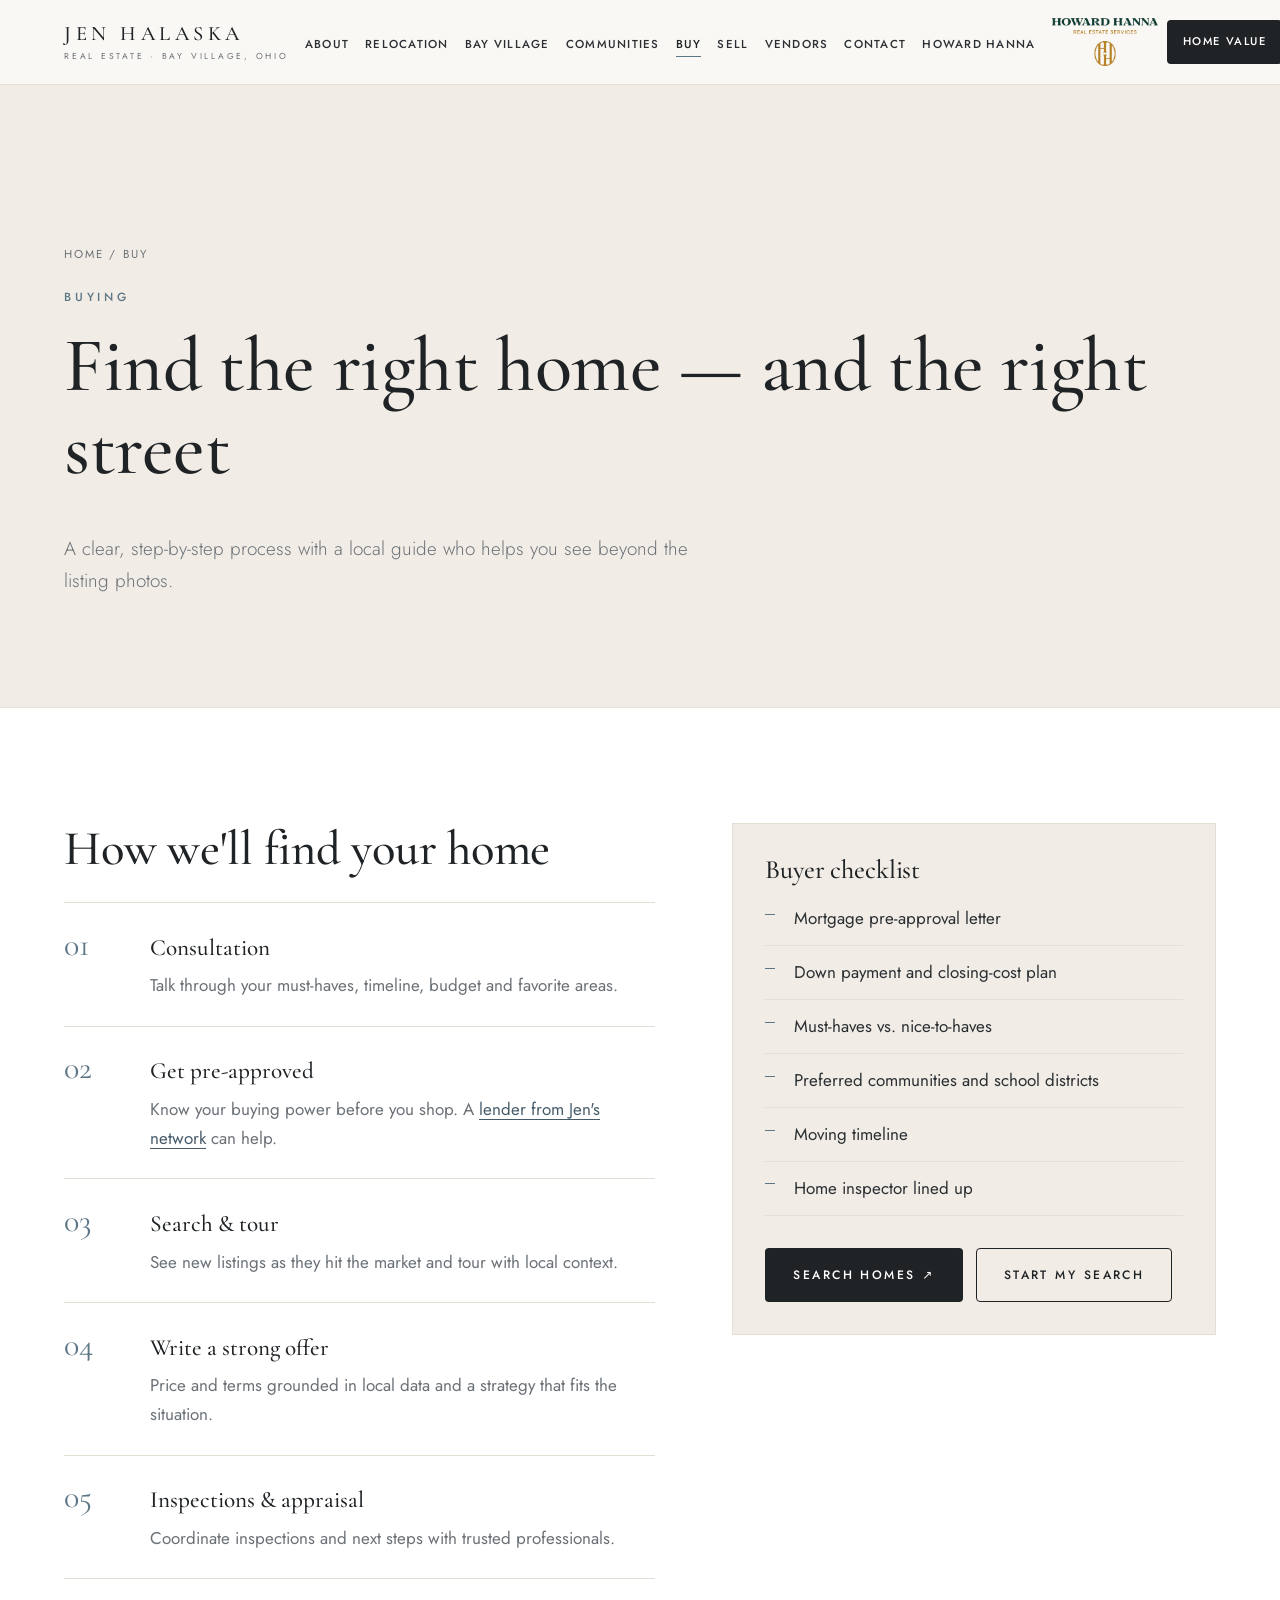
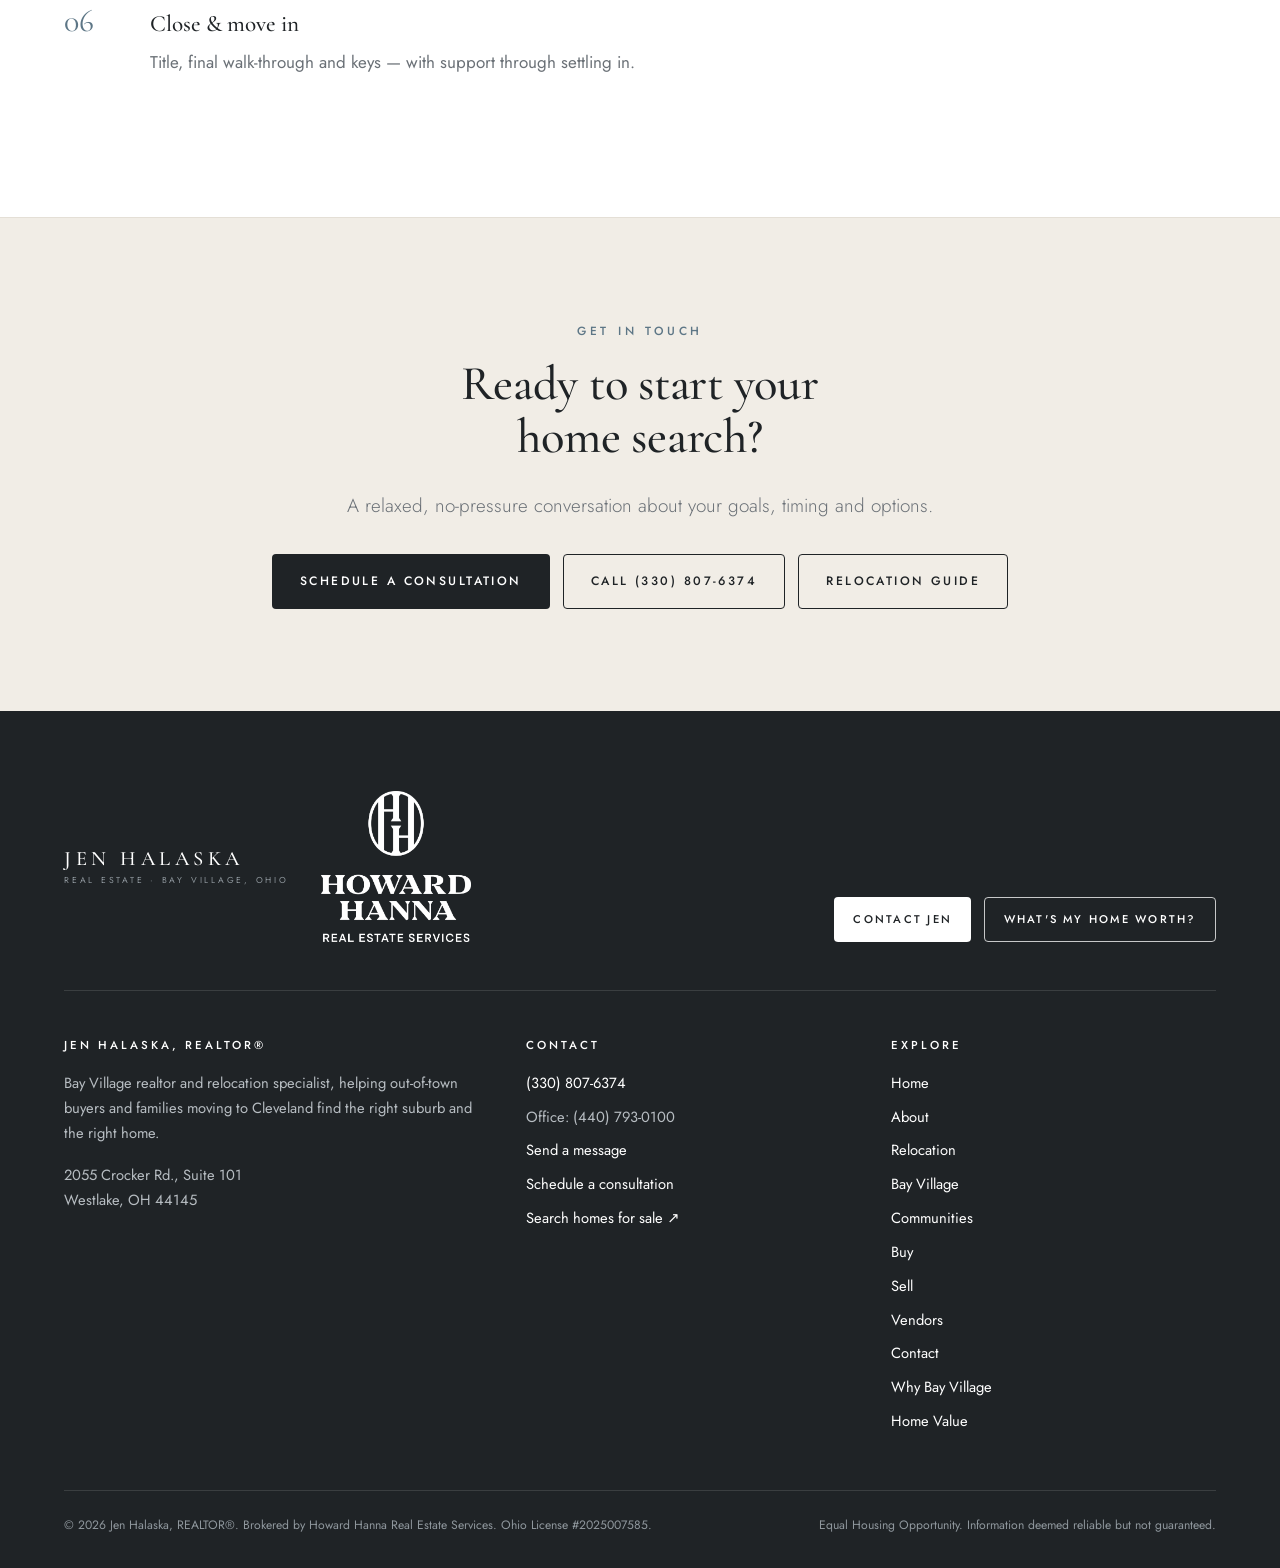
<file: buyers.html>
<!doctype html>
<html lang="en">
<head>
<meta charset="utf-8">
<meta name="viewport" content="width=device-width, initial-scale=1">
<title>Buying a Home in Bay Village & Greater Cleveland | Jen Halaska, REALTOR®</title>
<meta name="description" content="Buying a home in Bay Village, Westlake or Greater Cleveland, or relocating from out of town? Jen Halaska guides buyers from pre-approval to closing.">
<link rel="canonical" href="https://bayvillageohio.com/buyers.html">
<meta name="robots" content="index, follow">
<meta name="theme-color" content="#1f2326">
<meta property="og:type" content="website">
<meta property="og:site_name" content="Jen Halaska Real Estate">
<meta name="author" content="Jen Halaska">
<meta property="og:title" content="Buying a Home in Bay Village & Greater Cleveland | Jen Halaska, REALTOR®">
<meta property="og:description" content="Buying a home in Bay Village, Westlake or Greater Cleveland, or relocating from out of town? Jen Halaska guides buyers from pre-approval to closing.">
<meta property="og:url" content="https://bayvillageohio.com/buyers.html">
<meta property="og:image" content="https://bayvillageohio.com/assets/img/og-image.jpg">
<meta property="og:image:width" content="1200"><meta property="og:image:height" content="630">
<meta property="og:locale" content="en_US">
<meta name="twitter:card" content="summary_large_image">
<meta name="twitter:title" content="Buying a Home in Bay Village & Greater Cleveland | Jen Halaska, REALTOR®">
<meta name="twitter:description" content="Buying a home in Bay Village, Westlake or Greater Cleveland, or relocating from out of town? Jen Halaska guides buyers from pre-approval to closing.">
<meta name="twitter:image" content="https://bayvillageohio.com/assets/img/og-image.jpg">
<meta name="geo.region" content="US-OH"><meta name="geo.placename" content="Bay Village">
<link rel="icon" href="assets/img/favicon.svg" type="image/svg+xml">

<link rel="preconnect" href="https://fonts.googleapis.com">
<link rel="preconnect" href="https://fonts.gstatic.com" crossorigin>
<link href="https://fonts.googleapis.com/css2?family=Cormorant+Garamond:ital,wght@0,400;0,500;1,400;1,500&family=Jost:wght@300;400;500&display=swap" rel="stylesheet">
<link rel="stylesheet" href="assets/css/styles.css">
<script type="application/ld+json">{"@context": "https://schema.org", "@graph": [{"@type": ["RealEstateAgent", "LocalBusiness"], "@id": "https://bayvillageohio.com/#business", "name": "Jen Halaska, REALTOR®", "alternateName": ["Jennifer Halaska", "Jen Halaska Real Estate"], "description": "Bay Village, Ohio REALTOR® specializing in out-of-town buyers and families relocating to Cleveland: matching newcomers to the right suburb, then the right home.", "url": "https://bayvillageohio.com/", "image": "https://bayvillageohio.com/assets/img/jennifer-halaska-realtor-bay-village.jpg", "logo": "https://bayvillageohio.com/assets/img/favicon.svg", "telephone": "+13308076374", "contactPoint": [{"@type": "ContactPoint", "telephone": "+13308076374", "contactType": "sales", "areaServed": "US-OH", "availableLanguage": "English"}, {"@type": "ContactPoint", "telephone": "+14407930100", "contactType": "office"}], "address": {"@type": "PostalAddress", "streetAddress": "2055 Crocker Rd., Suite 101", "addressLocality": "Westlake", "addressRegion": "OH", "postalCode": "44145", "addressCountry": "US"}, "areaServed": [{"@type": "City", "name": "Bay Village, OH"}, {"@type": "City", "name": "Westlake, OH"}, {"@type": "City", "name": "Rocky River, OH"}, {"@type": "City", "name": "Avon Lake, OH"}, {"@type": "City", "name": "Lakewood, OH"}, {"@type": "City", "name": "Fairview Park, OH"}, {"@type": "City", "name": "North Olmsted, OH"}, {"@type": "City", "name": "Avon, OH"}, {"@type": "City", "name": "Cleveland, OH"}, {"@type": "AdministrativeArea", "name": "Cuyahoga County, OH"}, {"@type": "AdministrativeArea", "name": "Lorain County, OH"}], "employee": {"@id": "https://bayvillageohio.com/#jen"}, "parentOrganization": {"@type": "Organization", "name": "Howard Hanna Real Estate Services"}, "knowsAbout": ["Relocating to Cleveland, Ohio", "Moving to Cleveland", "Best Cleveland suburbs for families", "West side Cleveland suburbs", "Bay Village real estate", "Home valuation"], "sameAs": ["https://jenniferhalaska.howardhanna.com/"]}, {"@type": "Person", "@id": "https://bayvillageohio.com/#jen", "name": "Jen Halaska", "alternateName": "Jennifer Halaska", "jobTitle": "REALTOR®", "url": "https://bayvillageohio.com/about.html", "image": "https://bayvillageohio.com/assets/img/jennifer-halaska-realtor-bay-village.jpg", "telephone": "+13308076374", "homeLocation": {"@type": "Place", "name": "Bay Village, Ohio"}, "worksFor": {"@type": "Organization", "name": "Howard Hanna Real Estate Services"}, "hasCredential": {"@type": "EducationalOccupationalCredential", "credentialCategory": "license", "name": "Ohio Real Estate License", "identifier": "2025007585", "recognizedBy": {"@type": "GovernmentOrganization", "name": "Ohio Department of Commerce, Division of Real Estate & Professional Licensing"}}, "knowsAbout": ["Relocating to Cleveland, Ohio", "Moving to Cleveland", "Best Cleveland suburbs for families", "West side Cleveland suburbs", "Bay Village real estate", "Home valuation"]}, {"@type": "WebSite", "@id": "https://bayvillageohio.com/#website", "url": "https://bayvillageohio.com/", "name": "Jen Halaska | Bay Village & Cleveland Relocation Real Estate", "inLanguage": "en-US", "publisher": {"@id": "https://bayvillageohio.com/#business"}}]}</script>
<script type="application/ld+json">{"@context": "https://schema.org", "@type": "BreadcrumbList", "itemListElement": [{"@type": "ListItem", "position": 1, "name": "Home", "item": "https://bayvillageohio.com/"}, {"@type": "ListItem", "position": 2, "name": "Buy", "item": "https://bayvillageohio.com/buyers.html"}]}</script>
</head>
<body class="">
<a class="skip" href="#main">Skip to content</a>
<header class="site-header">
 <nav class="container nav" aria-label="Main">
  <a class="wordmark" href="index.html" aria-label="Jen Halaska Real Estate — home"><span class="wm-name">Jen Halaska</span><span class="wm-sub">Real Estate · Bay Village, Ohio</span></a>
  <ul class="nav-links" id="nav-links"><li><a href="about.html">About</a></li><li><a href="relocation.html">Relocation</a></li><li><a href="bay-village.html">Bay Village</a></li><li><a href="areas.html">Communities</a></li><li><a href="buyers.html" aria-current="page">Buy</a></li><li><a href="sellers.html">Sell</a></li><li><a href="vendors.html">Vendors</a></li><li><a href="contact.html">Contact</a></li><li><a href="about.html#brokerage">Howard Hanna</a></li></ul>
  <div class="nav-cta">
   <a class="hh-logo hh-logo-header" href="about.html#brokerage"><picture class="hh-logo-dark"><source srcset="assets/img/howard-hanna-logo.webp" type="image/webp"><img src="assets/img/howard-hanna-logo.png" width="2500" height="1129" alt="Howard Hanna Real Estate Services" decoding="async"></picture><picture class="hh-logo-light"><source srcset="assets/img/howard-hanna-logo-white.webp" type="image/webp"><img src="assets/img/howard-hanna-logo-white.png" width="2154" height="2167" alt="Howard Hanna Real Estate Services" decoding="async"></picture></a>
   <a class="btn btn-outline btn-sm" href="tel:+13308076374">(330) 807-6374</a>
   <a class="btn btn-dark btn-sm" href="home-value.html">Home Value</a>
   <button class="menu-btn" aria-expanded="false" aria-controls="nav-links">Menu</button>
  </div>
 </nav>
</header>
<main id="main">
<section class="page-hero"><div class="container"><div class="crumbs"><a href="index.html">Home</a> / Buy</div><span class="kicker">Buying</span><h1>Find the right home — and the right street</h1><p class="lead">A clear, step-by-step process with a local guide who helps you see beyond the listing photos.</p></div></section>
<section class="bg-white">
 <div class="container split wide-left" style="align-items:start">
  <div>
   <h2>How we'll find your home</h2>
   <ol class="steps">
    <li><div><strong>Consultation</strong><span>Talk through your must-haves, timeline, budget and favorite areas.</span></div></li>
    <li><div><strong>Get pre-approved</strong><span>Know your buying power before you shop. A <a href="vendors.html#lenders">lender from Jen's network</a> can help.</span></div></li>
    <li><div><strong>Search &amp; tour</strong><span>See new listings as they hit the market and tour with local context.</span></div></li>
    <li><div><strong>Write a strong offer</strong><span>Price and terms grounded in local data and a strategy that fits the situation.</span></div></li>
    <li><div><strong>Inspections &amp; appraisal</strong><span>Coordinate inspections and next steps with trusted professionals.</span></div></li>
    <li><div><strong>Close &amp; move in</strong><span>Title, final walk-through and keys — with support through settling in.</span></div></li>
   </ol>
  </div>
  <div class="card" style="background:var(--stone)">
   <h3>Buyer checklist</h3>
   <ul class="checklist"><li>Mortgage pre-approval letter</li><li>Down payment and closing-cost plan</li><li>Must-haves vs. nice-to-haves</li><li>Preferred communities and school districts</li><li>Moving timeline</li><li>Home inspector lined up</li></ul>
   <div class="btn-row"><a class="btn btn-dark" href="https://jenniferhalaska.howardhanna.com/" target="_blank" rel="noopener">Search homes ↗</a><a class="btn btn-outline" href="contact.html?topic=Buying#contact-form">Start my search</a></div>
  </div>
 </div>
</section>
<section class="cta"><div class="container"><span class="kicker">Get in touch</span><h2>Ready to start your home search?</h2><p class="lead" style="margin-inline:auto">A relaxed, no-pressure conversation about your goals, timing and options.</p>
<div class="btn-row"><a class="btn btn-dark" href="contact.html?topic=Consultation#contact-form">Schedule a consultation</a><a class="btn btn-outline" href="tel:+13308076374">Call (330) 807-6374</a><a class="btn btn-outline" href="relocation.html">Relocation guide</a></div></div></section>
</main>
<footer class="site-footer">
 <div class="container">
  <div class="footer-top">
   <div class="footer-brand">
    <a class="wordmark" href="index.html" aria-label="Jen Halaska Real Estate — home"><span class="wm-name">Jen Halaska</span><span class="wm-sub">Real Estate · Bay Village, Ohio</span></a>
    <a class="hh-logo hh-logo-footer" href="about.html#brokerage"><picture class="hh-logo-light"><source srcset="assets/img/howard-hanna-logo-white.webp" type="image/webp"><img src="assets/img/howard-hanna-logo-white.png" width="2154" height="2167" alt="Howard Hanna Real Estate Services" decoding="async"></picture></a>
   </div>
   <div class="btn-row" style="margin:0"><a class="btn btn-white btn-sm" href="contact.html">Contact Jen</a><a class="btn btn-ghost-light btn-sm" href="home-value.html">What's my home worth?</a></div>
  </div>
  <div class="footer-grid">
   <div>
    <h3>Jen Halaska, REALTOR®</h3>
    <p>Bay Village realtor and relocation specialist, helping out-of-town buyers and families moving to Cleveland find the right suburb and the right home.</p>
    <p>2055 Crocker Rd., Suite 101<br>Westlake, OH 44145</p>
   </div>
   <div>
    <h3>Contact</h3>
    <ul>
     <li><a href="tel:+13308076374">(330) 807-6374</a></li>
     <li><a href="tel:+14407930100" style="color:#b7bdc2">Office: (440) 793-0100</a></li>
     <li><a href="contact.html">Send a message</a></li>
     <li><a href="contact.html?topic=Consultation#contact-form">Schedule a consultation</a></li>
     <li><a href="https://jenniferhalaska.howardhanna.com/" target="_blank" rel="noopener">Search homes for sale ↗</a></li>
    </ul>
   </div>
   <div>
    <h3>Explore</h3>
    <ul><li><a href="index.html">Home</a></li><li><a href="about.html">About</a></li><li><a href="relocation.html">Relocation</a></li><li><a href="bay-village.html">Bay Village</a></li><li><a href="areas.html">Communities</a></li><li><a href="buyers.html">Buy</a></li><li><a href="sellers.html">Sell</a></li><li><a href="vendors.html">Vendors</a></li><li><a href="contact.html">Contact</a></li><li><a href="why-bay-village.html">Why Bay Village</a></li><li><a href="home-value.html">Home Value</a></li></ul>
   </div>
  </div>
  <div class="legal">
   <span>© <span id="year">2026</span> Jen Halaska, REALTOR®. Brokered by Howard Hanna Real Estate Services. Ohio License #2025007585.</span>
   <span>Equal Housing Opportunity. Information deemed reliable but not guaranteed.</span>
  </div>
 </div>
</footer>
<script src="assets/js/main.js" defer></script>
</body>
</html>
</file>
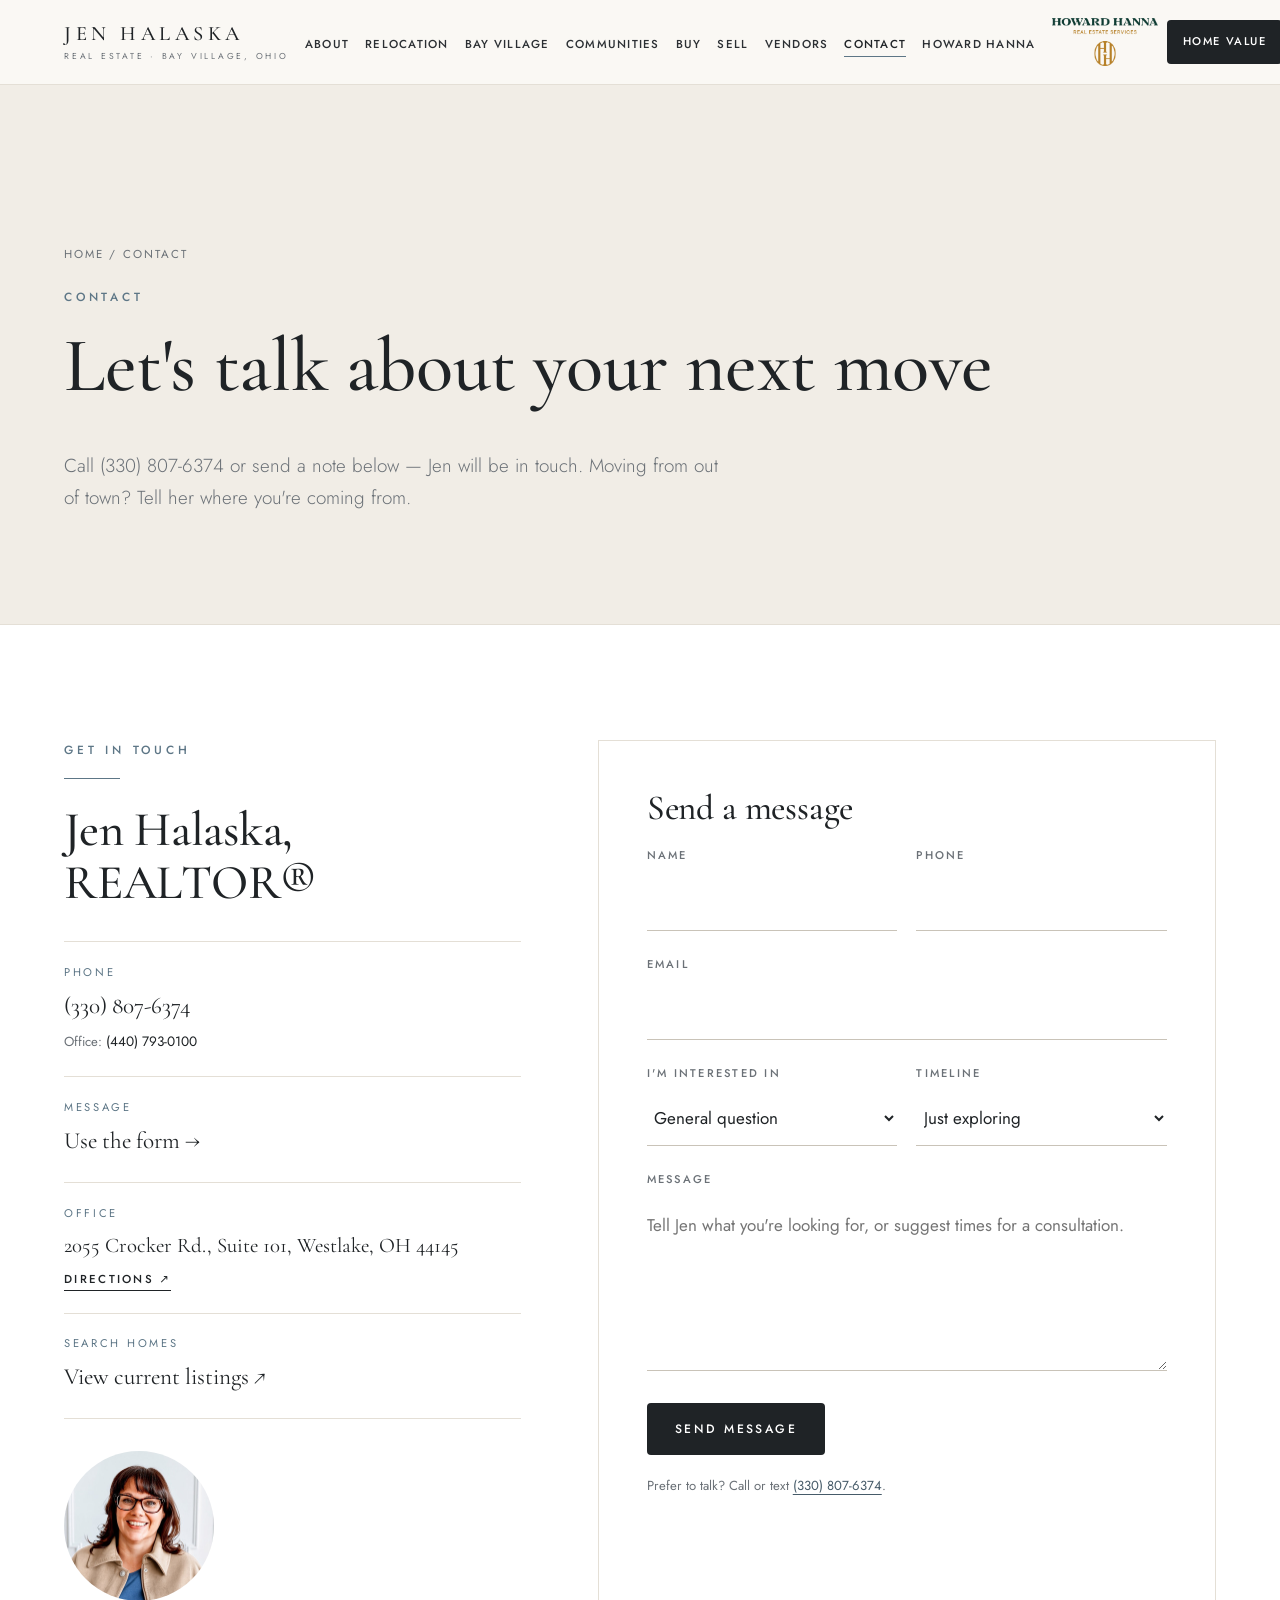
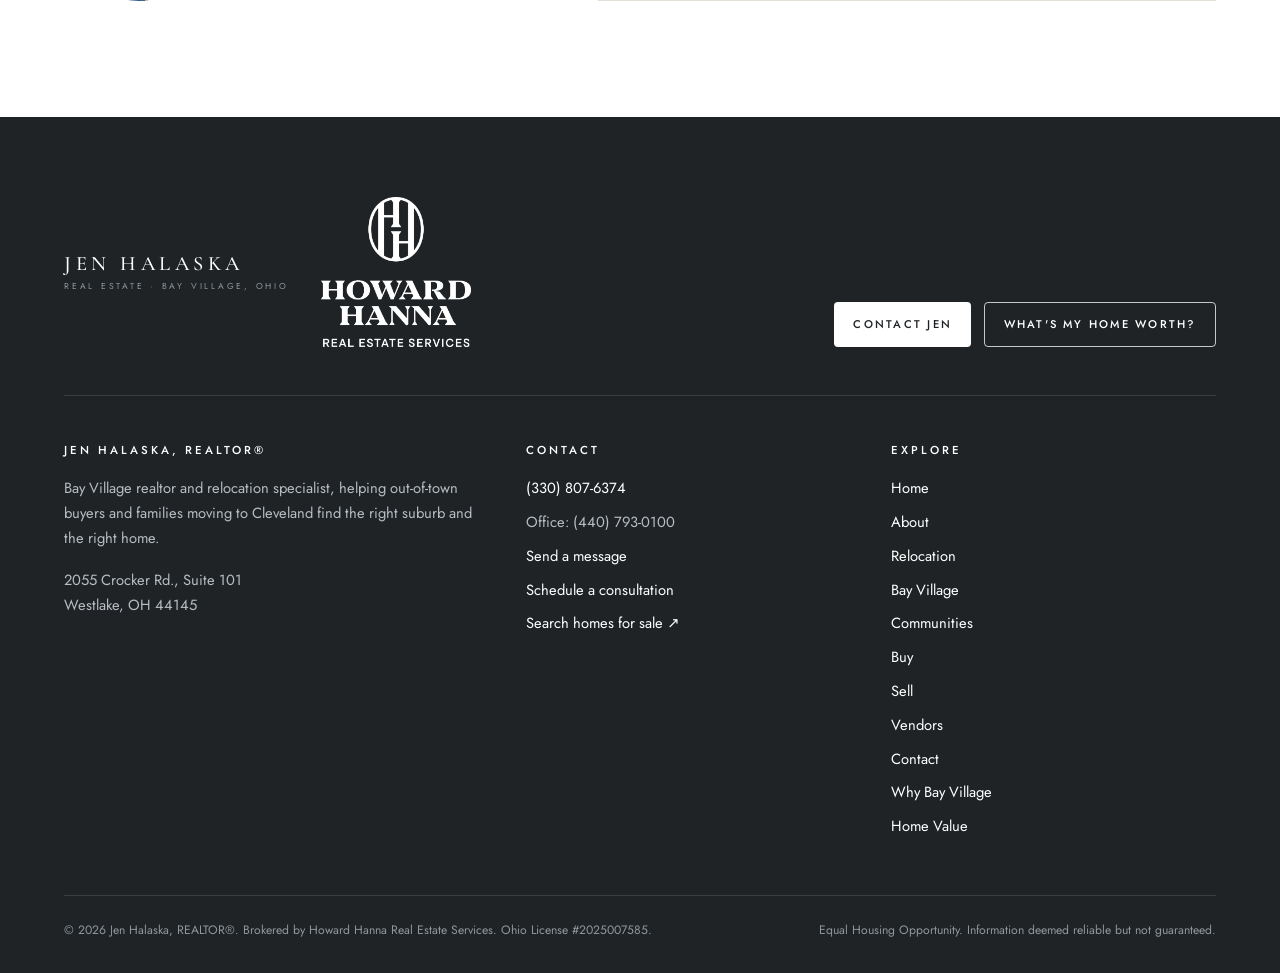
<file: contact.html>
<!doctype html>
<html lang="en">
<head>
<meta charset="utf-8">
<meta name="viewport" content="width=device-width, initial-scale=1">
<title>Contact Jen Halaska | Bay Village & Greater Cleveland REALTOR®</title>
<meta name="description" content="Contact Jen Halaska, Bay Village realtor and Cleveland relocation specialist. Call (330) 807-6374 or send a message to plan your move or schedule a consultation.">
<link rel="canonical" href="https://bayvillageohio.com/contact.html">
<meta name="robots" content="index, follow">
<meta name="theme-color" content="#1f2326">
<meta property="og:type" content="website">
<meta property="og:site_name" content="Jen Halaska Real Estate">
<meta name="author" content="Jen Halaska">
<meta property="og:title" content="Contact Jen Halaska | Bay Village & Greater Cleveland REALTOR®">
<meta property="og:description" content="Contact Jen Halaska, Bay Village realtor and Cleveland relocation specialist. Call (330) 807-6374 or send a message to plan your move or schedule a consultation.">
<meta property="og:url" content="https://bayvillageohio.com/contact.html">
<meta property="og:image" content="https://bayvillageohio.com/assets/img/og-image.jpg">
<meta property="og:image:width" content="1200"><meta property="og:image:height" content="630">
<meta property="og:locale" content="en_US">
<meta name="twitter:card" content="summary_large_image">
<meta name="twitter:title" content="Contact Jen Halaska | Bay Village & Greater Cleveland REALTOR®">
<meta name="twitter:description" content="Contact Jen Halaska, Bay Village realtor and Cleveland relocation specialist. Call (330) 807-6374 or send a message to plan your move or schedule a consultation.">
<meta name="twitter:image" content="https://bayvillageohio.com/assets/img/og-image.jpg">
<meta name="geo.region" content="US-OH"><meta name="geo.placename" content="Bay Village">
<link rel="icon" href="assets/img/favicon.svg" type="image/svg+xml">

<link rel="preconnect" href="https://fonts.googleapis.com">
<link rel="preconnect" href="https://fonts.gstatic.com" crossorigin>
<link href="https://fonts.googleapis.com/css2?family=Cormorant+Garamond:ital,wght@0,400;0,500;1,400;1,500&family=Jost:wght@300;400;500&display=swap" rel="stylesheet">
<link rel="stylesheet" href="assets/css/styles.css">
<script type="application/ld+json">{"@context": "https://schema.org", "@graph": [{"@type": ["RealEstateAgent", "LocalBusiness"], "@id": "https://bayvillageohio.com/#business", "name": "Jen Halaska, REALTOR®", "alternateName": ["Jennifer Halaska", "Jen Halaska Real Estate"], "description": "Bay Village, Ohio REALTOR® specializing in out-of-town buyers and families relocating to Cleveland: matching newcomers to the right suburb, then the right home.", "url": "https://bayvillageohio.com/", "image": "https://bayvillageohio.com/assets/img/jennifer-halaska-realtor-bay-village.jpg", "logo": "https://bayvillageohio.com/assets/img/favicon.svg", "telephone": "+13308076374", "contactPoint": [{"@type": "ContactPoint", "telephone": "+13308076374", "contactType": "sales", "areaServed": "US-OH", "availableLanguage": "English"}, {"@type": "ContactPoint", "telephone": "+14407930100", "contactType": "office"}], "address": {"@type": "PostalAddress", "streetAddress": "2055 Crocker Rd., Suite 101", "addressLocality": "Westlake", "addressRegion": "OH", "postalCode": "44145", "addressCountry": "US"}, "areaServed": [{"@type": "City", "name": "Bay Village, OH"}, {"@type": "City", "name": "Westlake, OH"}, {"@type": "City", "name": "Rocky River, OH"}, {"@type": "City", "name": "Avon Lake, OH"}, {"@type": "City", "name": "Lakewood, OH"}, {"@type": "City", "name": "Fairview Park, OH"}, {"@type": "City", "name": "North Olmsted, OH"}, {"@type": "City", "name": "Avon, OH"}, {"@type": "City", "name": "Cleveland, OH"}, {"@type": "AdministrativeArea", "name": "Cuyahoga County, OH"}, {"@type": "AdministrativeArea", "name": "Lorain County, OH"}], "employee": {"@id": "https://bayvillageohio.com/#jen"}, "parentOrganization": {"@type": "Organization", "name": "Howard Hanna Real Estate Services"}, "knowsAbout": ["Relocating to Cleveland, Ohio", "Moving to Cleveland", "Best Cleveland suburbs for families", "West side Cleveland suburbs", "Bay Village real estate", "Home valuation"], "sameAs": ["https://jenniferhalaska.howardhanna.com/"]}, {"@type": "Person", "@id": "https://bayvillageohio.com/#jen", "name": "Jen Halaska", "alternateName": "Jennifer Halaska", "jobTitle": "REALTOR®", "url": "https://bayvillageohio.com/about.html", "image": "https://bayvillageohio.com/assets/img/jennifer-halaska-realtor-bay-village.jpg", "telephone": "+13308076374", "homeLocation": {"@type": "Place", "name": "Bay Village, Ohio"}, "worksFor": {"@type": "Organization", "name": "Howard Hanna Real Estate Services"}, "hasCredential": {"@type": "EducationalOccupationalCredential", "credentialCategory": "license", "name": "Ohio Real Estate License", "identifier": "2025007585", "recognizedBy": {"@type": "GovernmentOrganization", "name": "Ohio Department of Commerce, Division of Real Estate & Professional Licensing"}}, "knowsAbout": ["Relocating to Cleveland, Ohio", "Moving to Cleveland", "Best Cleveland suburbs for families", "West side Cleveland suburbs", "Bay Village real estate", "Home valuation"]}, {"@type": "WebSite", "@id": "https://bayvillageohio.com/#website", "url": "https://bayvillageohio.com/", "name": "Jen Halaska | Bay Village & Cleveland Relocation Real Estate", "inLanguage": "en-US", "publisher": {"@id": "https://bayvillageohio.com/#business"}}]}</script>
<script type="application/ld+json">{"@context": "https://schema.org", "@type": "BreadcrumbList", "itemListElement": [{"@type": "ListItem", "position": 1, "name": "Home", "item": "https://bayvillageohio.com/"}, {"@type": "ListItem", "position": 2, "name": "Contact", "item": "https://bayvillageohio.com/contact.html"}]}</script>
</head>
<body class="">
<a class="skip" href="#main">Skip to content</a>
<header class="site-header">
 <nav class="container nav" aria-label="Main">
  <a class="wordmark" href="index.html" aria-label="Jen Halaska Real Estate — home"><span class="wm-name">Jen Halaska</span><span class="wm-sub">Real Estate · Bay Village, Ohio</span></a>
  <ul class="nav-links" id="nav-links"><li><a href="about.html">About</a></li><li><a href="relocation.html">Relocation</a></li><li><a href="bay-village.html">Bay Village</a></li><li><a href="areas.html">Communities</a></li><li><a href="buyers.html">Buy</a></li><li><a href="sellers.html">Sell</a></li><li><a href="vendors.html">Vendors</a></li><li><a href="contact.html" aria-current="page">Contact</a></li><li><a href="about.html#brokerage">Howard Hanna</a></li></ul>
  <div class="nav-cta">
   <a class="hh-logo hh-logo-header" href="about.html#brokerage"><picture class="hh-logo-dark"><source srcset="assets/img/howard-hanna-logo.webp" type="image/webp"><img src="assets/img/howard-hanna-logo.png" width="2500" height="1129" alt="Howard Hanna Real Estate Services" decoding="async"></picture><picture class="hh-logo-light"><source srcset="assets/img/howard-hanna-logo-white.webp" type="image/webp"><img src="assets/img/howard-hanna-logo-white.png" width="2154" height="2167" alt="Howard Hanna Real Estate Services" decoding="async"></picture></a>
   <a class="btn btn-outline btn-sm" href="tel:+13308076374">(330) 807-6374</a>
   <a class="btn btn-dark btn-sm" href="home-value.html">Home Value</a>
   <button class="menu-btn" aria-expanded="false" aria-controls="nav-links">Menu</button>
  </div>
 </nav>
</header>
<main id="main">
<section class="page-hero"><div class="container"><div class="crumbs"><a href="index.html">Home</a> / Contact</div><span class="kicker">Contact</span><h1>Let's talk about your next move</h1><p class="lead">Call (330) 807-6374 or send a note below — Jen will be in touch. Moving from out of town? Tell her where you're coming from.</p></div></section>
<section class="bg-white">
 <div class="container contact-grid">
  <div>
   <span class="kicker">Get in touch</span><div class="rule"></div>
   <h2>Jen Halaska, REALTOR®</h2>
   <ul class="contact-list">
    <li><span class="lbl">Phone</span><a href="tel:+13308076374">(330) 807-6374</a><br><span class="form-note">Office: <a style="font-family:var(--sans);font-size:.85rem" href="tel:+14407930100">(440) 793-0100</a></span></li>
    <li><span class="lbl">Message</span><a href="#contact-form">Use the form →</a></li>
    <li><span class="lbl">Office</span><span style="font-family:var(--serif);font-size:1.3rem;color:var(--char)">2055 Crocker Rd., Suite 101, Westlake, OH 44145</span><br><a class="link-arrow" style="font-family:var(--sans);font-size:.72rem" href="https://www.google.com/maps/search/?api=1&amp;query=2055+Crocker+Rd+Suite+101+Westlake+OH+44145" target="_blank" rel="noopener">Directions ↗</a></li>
    <li><span class="lbl">Search homes</span><a href="https://jenniferhalaska.howardhanna.com/" target="_blank" rel="noopener">View current listings ↗</a></li>
   </ul>
   <img src="assets/img/jennifer-halaska-sm.jpg" width="300" height="303" loading="lazy" alt="Jen Halaska, REALTOR®" style="width:150px;height:150px;object-fit:cover;border-radius:50%">
  </div>
  <div class="form-card" id="message-form"><h2 style="font-size:2.2rem">Send a message</h2><form id="contact-form" class="lead-form" action="https://formsubmit.co/jhalaska0625@gmail.com" method="POST">
 <input type="hidden" name="_subject" value="New inquiry from website — bayvillageohio.com">
 <input type="hidden" name="_template" value="table">
 <input type="hidden" name="_captcha" value="false">
 <input type="hidden" name="_next" value="https://bayvillageohio.com/thank-you.html">
 <div class="hp" aria-hidden="true"><label for="contact-form-honey">Leave blank</label><input type="text" id="contact-form-honey" name="_honey" tabindex="-1" autocomplete="off"></div>
 <div class="row"><div class="field"><label for="name">Name</label><input id="name" name="name" autocomplete="name" required></div><div class="field"><label for="phone">Phone</label><input id="phone" name="phone" type="tel" autocomplete="tel"></div></div>
 <div class="field"><label for="email">Email</label><input id="email" name="email" type="email" autocomplete="email" required></div>
 <div class="row"><div class="field"><label for="topic">I'm interested in</label><select id="topic" name="topic"><option>General question</option><option>Relocating to Cleveland</option><option>Buying</option><option>Selling</option><option>Home value</option><option>Consultation</option><option>Showing</option><option>Bay Village</option><option>Vendor network</option></select></div><div class="field"><label for="timeline">Timeline</label><select id="timeline" name="timeline"><option>Just exploring</option><option>0–3 months</option><option>3–6 months</option><option>6–12 months</option><option>12+ months</option></select></div></div>
 <div class="field"><label for="message">Message</label><textarea id="message" name="message" rows="5" placeholder="Tell Jen what you're looking for, or suggest times for a consultation."></textarea></div>
 
 <button class="btn btn-dark" type="submit">Send message</button>
 <p class="form-note" style="margin-top:1.2rem">Prefer to talk? Call or text <a href="tel:+13308076374">(330) 807-6374</a>.</p>
</form></div>
 </div>
</section>
</main>
<footer class="site-footer">
 <div class="container">
  <div class="footer-top">
   <div class="footer-brand">
    <a class="wordmark" href="index.html" aria-label="Jen Halaska Real Estate — home"><span class="wm-name">Jen Halaska</span><span class="wm-sub">Real Estate · Bay Village, Ohio</span></a>
    <a class="hh-logo hh-logo-footer" href="about.html#brokerage"><picture class="hh-logo-light"><source srcset="assets/img/howard-hanna-logo-white.webp" type="image/webp"><img src="assets/img/howard-hanna-logo-white.png" width="2154" height="2167" alt="Howard Hanna Real Estate Services" decoding="async"></picture></a>
   </div>
   <div class="btn-row" style="margin:0"><a class="btn btn-white btn-sm" href="contact.html">Contact Jen</a><a class="btn btn-ghost-light btn-sm" href="home-value.html">What's my home worth?</a></div>
  </div>
  <div class="footer-grid">
   <div>
    <h3>Jen Halaska, REALTOR®</h3>
    <p>Bay Village realtor and relocation specialist, helping out-of-town buyers and families moving to Cleveland find the right suburb and the right home.</p>
    <p>2055 Crocker Rd., Suite 101<br>Westlake, OH 44145</p>
   </div>
   <div>
    <h3>Contact</h3>
    <ul>
     <li><a href="tel:+13308076374">(330) 807-6374</a></li>
     <li><a href="tel:+14407930100" style="color:#b7bdc2">Office: (440) 793-0100</a></li>
     <li><a href="contact.html">Send a message</a></li>
     <li><a href="contact.html?topic=Consultation#contact-form">Schedule a consultation</a></li>
     <li><a href="https://jenniferhalaska.howardhanna.com/" target="_blank" rel="noopener">Search homes for sale ↗</a></li>
    </ul>
   </div>
   <div>
    <h3>Explore</h3>
    <ul><li><a href="index.html">Home</a></li><li><a href="about.html">About</a></li><li><a href="relocation.html">Relocation</a></li><li><a href="bay-village.html">Bay Village</a></li><li><a href="areas.html">Communities</a></li><li><a href="buyers.html">Buy</a></li><li><a href="sellers.html">Sell</a></li><li><a href="vendors.html">Vendors</a></li><li><a href="contact.html">Contact</a></li><li><a href="why-bay-village.html">Why Bay Village</a></li><li><a href="home-value.html">Home Value</a></li></ul>
   </div>
  </div>
  <div class="legal">
   <span>© <span id="year">2026</span> Jen Halaska, REALTOR®. Brokered by Howard Hanna Real Estate Services. Ohio License #2025007585.</span>
   <span>Equal Housing Opportunity. Information deemed reliable but not guaranteed.</span>
  </div>
 </div>
</footer>
<script src="assets/js/main.js" defer></script>
</body>
</html>
</file>
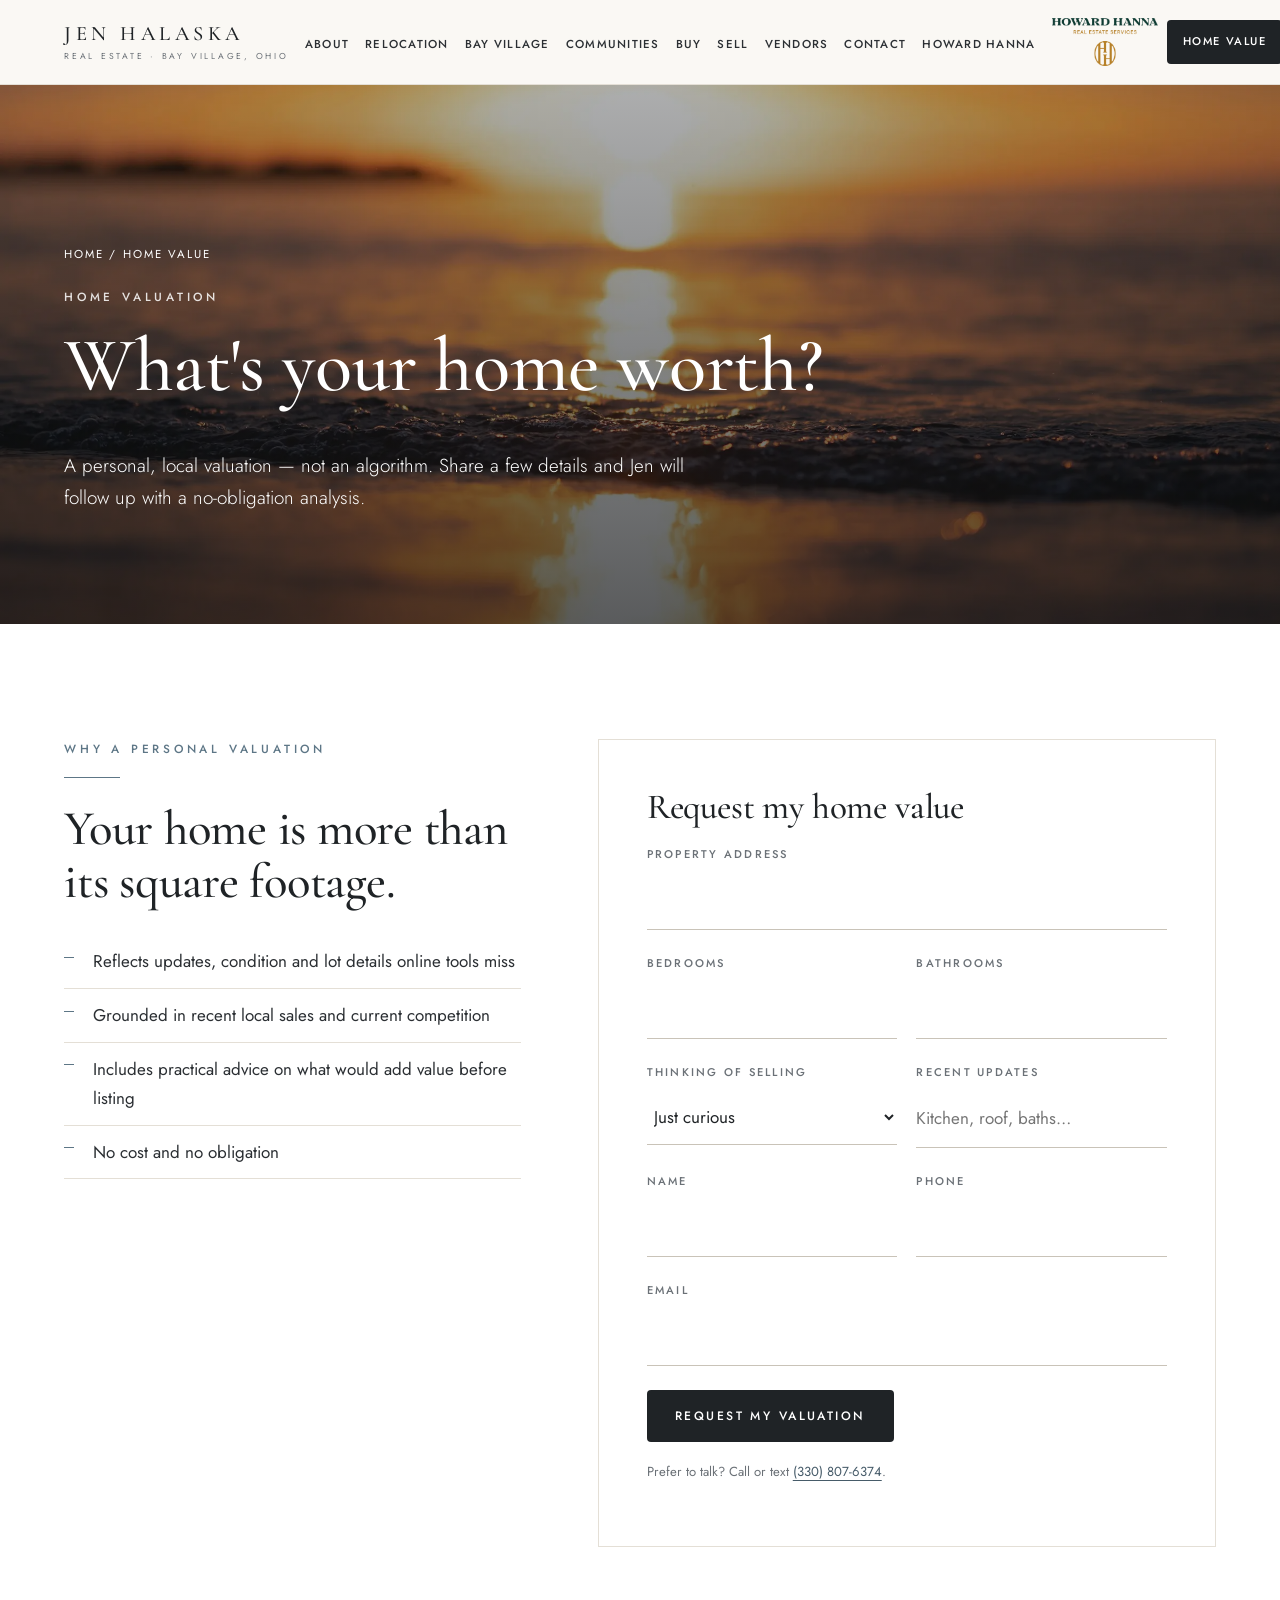
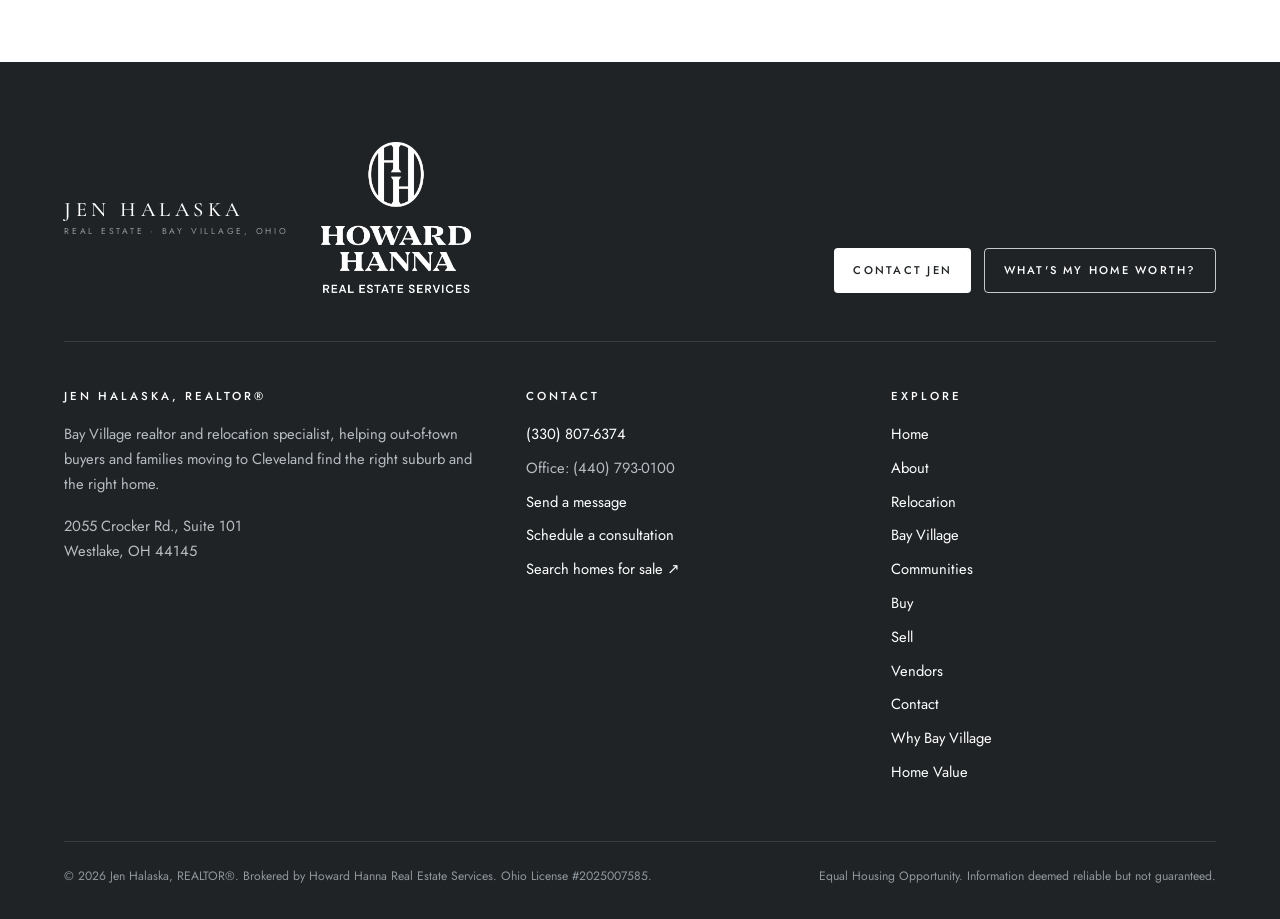
<file: home-value.html>
<!doctype html>
<html lang="en">
<head>
<meta charset="utf-8">
<meta name="viewport" content="width=device-width, initial-scale=1">
<title>What's My Home Worth? Bay Village & Cleveland Home Valuation | Jen Halaska</title>
<meta name="description" content="Request a free, personal home valuation for your Bay Village, Westlake, Rocky River or Greater Cleveland home from local REALTOR® Jen Halaska.">
<link rel="canonical" href="https://bayvillageohio.com/home-value.html">
<meta name="robots" content="index, follow">
<meta name="theme-color" content="#1f2326">
<meta property="og:type" content="website">
<meta property="og:site_name" content="Jen Halaska Real Estate">
<meta name="author" content="Jen Halaska">
<meta property="og:title" content="What's My Home Worth? Bay Village & Cleveland Home Valuation | Jen Halaska">
<meta property="og:description" content="Request a free, personal home valuation for your Bay Village, Westlake, Rocky River or Greater Cleveland home from local REALTOR® Jen Halaska.">
<meta property="og:url" content="https://bayvillageohio.com/home-value.html">
<meta property="og:image" content="https://bayvillageohio.com/assets/img/og-image.jpg">
<meta property="og:image:width" content="1200"><meta property="og:image:height" content="630">
<meta property="og:locale" content="en_US">
<meta name="twitter:card" content="summary_large_image">
<meta name="twitter:title" content="What's My Home Worth? Bay Village & Cleveland Home Valuation | Jen Halaska">
<meta name="twitter:description" content="Request a free, personal home valuation for your Bay Village, Westlake, Rocky River or Greater Cleveland home from local REALTOR® Jen Halaska.">
<meta name="twitter:image" content="https://bayvillageohio.com/assets/img/og-image.jpg">
<meta name="geo.region" content="US-OH"><meta name="geo.placename" content="Bay Village">
<link rel="icon" href="assets/img/favicon.svg" type="image/svg+xml">
<link rel="preload" as="image" href="assets/img/lake-erie-sunset-shore.webp" type="image/webp" fetchpriority="high">
<link rel="preconnect" href="https://fonts.googleapis.com">
<link rel="preconnect" href="https://fonts.gstatic.com" crossorigin>
<link href="https://fonts.googleapis.com/css2?family=Cormorant+Garamond:ital,wght@0,400;0,500;1,400;1,500&family=Jost:wght@300;400;500&display=swap" rel="stylesheet">
<link rel="stylesheet" href="assets/css/styles.css">
<script type="application/ld+json">{"@context": "https://schema.org", "@graph": [{"@type": ["RealEstateAgent", "LocalBusiness"], "@id": "https://bayvillageohio.com/#business", "name": "Jen Halaska, REALTOR®", "alternateName": ["Jennifer Halaska", "Jen Halaska Real Estate"], "description": "Bay Village, Ohio REALTOR® specializing in out-of-town buyers and families relocating to Cleveland: matching newcomers to the right suburb, then the right home.", "url": "https://bayvillageohio.com/", "image": "https://bayvillageohio.com/assets/img/jennifer-halaska-realtor-bay-village.jpg", "logo": "https://bayvillageohio.com/assets/img/favicon.svg", "telephone": "+13308076374", "contactPoint": [{"@type": "ContactPoint", "telephone": "+13308076374", "contactType": "sales", "areaServed": "US-OH", "availableLanguage": "English"}, {"@type": "ContactPoint", "telephone": "+14407930100", "contactType": "office"}], "address": {"@type": "PostalAddress", "streetAddress": "2055 Crocker Rd., Suite 101", "addressLocality": "Westlake", "addressRegion": "OH", "postalCode": "44145", "addressCountry": "US"}, "areaServed": [{"@type": "City", "name": "Bay Village, OH"}, {"@type": "City", "name": "Westlake, OH"}, {"@type": "City", "name": "Rocky River, OH"}, {"@type": "City", "name": "Avon Lake, OH"}, {"@type": "City", "name": "Lakewood, OH"}, {"@type": "City", "name": "Fairview Park, OH"}, {"@type": "City", "name": "North Olmsted, OH"}, {"@type": "City", "name": "Avon, OH"}, {"@type": "City", "name": "Cleveland, OH"}, {"@type": "AdministrativeArea", "name": "Cuyahoga County, OH"}, {"@type": "AdministrativeArea", "name": "Lorain County, OH"}], "employee": {"@id": "https://bayvillageohio.com/#jen"}, "parentOrganization": {"@type": "Organization", "name": "Howard Hanna Real Estate Services"}, "knowsAbout": ["Relocating to Cleveland, Ohio", "Moving to Cleveland", "Best Cleveland suburbs for families", "West side Cleveland suburbs", "Bay Village real estate", "Home valuation"], "sameAs": ["https://jenniferhalaska.howardhanna.com/"]}, {"@type": "Person", "@id": "https://bayvillageohio.com/#jen", "name": "Jen Halaska", "alternateName": "Jennifer Halaska", "jobTitle": "REALTOR®", "url": "https://bayvillageohio.com/about.html", "image": "https://bayvillageohio.com/assets/img/jennifer-halaska-realtor-bay-village.jpg", "telephone": "+13308076374", "homeLocation": {"@type": "Place", "name": "Bay Village, Ohio"}, "worksFor": {"@type": "Organization", "name": "Howard Hanna Real Estate Services"}, "hasCredential": {"@type": "EducationalOccupationalCredential", "credentialCategory": "license", "name": "Ohio Real Estate License", "identifier": "2025007585", "recognizedBy": {"@type": "GovernmentOrganization", "name": "Ohio Department of Commerce, Division of Real Estate & Professional Licensing"}}, "knowsAbout": ["Relocating to Cleveland, Ohio", "Moving to Cleveland", "Best Cleveland suburbs for families", "West side Cleveland suburbs", "Bay Village real estate", "Home valuation"]}, {"@type": "WebSite", "@id": "https://bayvillageohio.com/#website", "url": "https://bayvillageohio.com/", "name": "Jen Halaska | Bay Village & Cleveland Relocation Real Estate", "inLanguage": "en-US", "publisher": {"@id": "https://bayvillageohio.com/#business"}}]}</script>
<script type="application/ld+json">{"@context": "https://schema.org", "@type": "BreadcrumbList", "itemListElement": [{"@type": "ListItem", "position": 1, "name": "Home", "item": "https://bayvillageohio.com/"}, {"@type": "ListItem", "position": 2, "name": "Home Value", "item": "https://bayvillageohio.com/home-value.html"}]}</script>
</head>
<body class="">
<a class="skip" href="#main">Skip to content</a>
<header class="site-header">
 <nav class="container nav" aria-label="Main">
  <a class="wordmark" href="index.html" aria-label="Jen Halaska Real Estate — home"><span class="wm-name">Jen Halaska</span><span class="wm-sub">Real Estate · Bay Village, Ohio</span></a>
  <ul class="nav-links" id="nav-links"><li><a href="about.html">About</a></li><li><a href="relocation.html">Relocation</a></li><li><a href="bay-village.html">Bay Village</a></li><li><a href="areas.html">Communities</a></li><li><a href="buyers.html">Buy</a></li><li><a href="sellers.html">Sell</a></li><li><a href="vendors.html">Vendors</a></li><li><a href="contact.html">Contact</a></li><li><a href="about.html#brokerage">Howard Hanna</a></li></ul>
  <div class="nav-cta">
   <a class="hh-logo hh-logo-header" href="about.html#brokerage"><picture class="hh-logo-dark"><source srcset="assets/img/howard-hanna-logo.webp" type="image/webp"><img src="assets/img/howard-hanna-logo.png" width="2500" height="1129" alt="Howard Hanna Real Estate Services" decoding="async"></picture><picture class="hh-logo-light"><source srcset="assets/img/howard-hanna-logo-white.webp" type="image/webp"><img src="assets/img/howard-hanna-logo-white.png" width="2154" height="2167" alt="Howard Hanna Real Estate Services" decoding="async"></picture></a>
   <a class="btn btn-outline btn-sm" href="tel:+13308076374">(330) 807-6374</a>
   <a class="btn btn-dark btn-sm" href="home-value.html">Home Value</a>
   <button class="menu-btn" aria-expanded="false" aria-controls="nav-links">Menu</button>
  </div>
 </nav>
</header>
<main id="main">
<section class="page-hero has-img"><picture><source srcset="assets/img/lake-erie-sunset-shore.webp" type="image/webp"><img class="ph-img" src="assets/img/lake-erie-sunset-shore.jpg" width="2400" height="1400" alt="Sun setting over the lake" fetchpriority="high" decoding="async"></picture><div class="container"><div class="crumbs"><a href="index.html">Home</a> / Home Value</div><span class="kicker">Home valuation</span><h1>What's your home worth?</h1><p class="lead">A personal, local valuation — not an algorithm. Share a few details and Jen will follow up with a no-obligation analysis.</p></div></section>
<section class="bg-white">
 <div class="container contact-grid">
  <div>
   <span class="kicker">Why a personal valuation</span><div class="rule"></div>
   <h2>Your home is more than its square footage.</h2>
   <ul class="checklist" style="margin-top:1.5rem"><li>Reflects updates, condition and lot details online tools miss</li><li>Grounded in recent local sales and current competition</li><li>Includes practical advice on what would add value before listing</li><li>No cost and no obligation</li></ul>
  </div>
  <div class="form-card"><h2 style="font-size:2.2rem">Request my home value</h2><form id="contact-form" class="lead-form" action="https://formsubmit.co/jhalaska0625@gmail.com" method="POST">
 <input type="hidden" name="_subject" value="Home value request — bayvillageohio.com">
 <input type="hidden" name="_template" value="table">
 <input type="hidden" name="_captcha" value="false">
 <input type="hidden" name="_next" value="https://bayvillageohio.com/thank-you.html">
 <div class="hp" aria-hidden="true"><label for="contact-form-honey">Leave blank</label><input type="text" id="contact-form-honey" name="_honey" tabindex="-1" autocomplete="off"></div>
 <div class="field"><label for="address">Property address</label><input id="address" name="address" autocomplete="street-address" required></div>
 <div class="row"><div class="field"><label for="beds">Bedrooms</label><input id="beds" name="bedrooms" inputmode="numeric"></div><div class="field"><label for="baths">Bathrooms</label><input id="baths" name="bathrooms" inputmode="decimal"></div></div>
 <div class="row"><div class="field"><label for="timeline">Thinking of selling</label><select id="timeline" name="timeline"><option>Just curious</option><option>0–3 months</option><option>3–6 months</option><option>6–12 months</option><option>12+ months</option></select></div><div class="field"><label for="updates">Recent updates</label><input id="updates" name="updates" placeholder="Kitchen, roof, baths…"></div></div>
 <div class="row"><div class="field"><label for="name">Name</label><input id="name" name="name" autocomplete="name" required></div><div class="field"><label for="phone">Phone</label><input id="phone" name="phone" type="tel" autocomplete="tel"></div></div>
 <div class="field"><label for="email">Email</label><input id="email" name="email" type="email" autocomplete="email" required></div>
 <button class="btn btn-dark" type="submit">Request my valuation</button>
 <p class="form-note" style="margin-top:1.2rem">Prefer to talk? Call or text <a href="tel:+13308076374">(330) 807-6374</a>.</p>
</form></div>
 </div>
</section>
</main>
<footer class="site-footer">
 <div class="container">
  <div class="footer-top">
   <div class="footer-brand">
    <a class="wordmark" href="index.html" aria-label="Jen Halaska Real Estate — home"><span class="wm-name">Jen Halaska</span><span class="wm-sub">Real Estate · Bay Village, Ohio</span></a>
    <a class="hh-logo hh-logo-footer" href="about.html#brokerage"><picture class="hh-logo-light"><source srcset="assets/img/howard-hanna-logo-white.webp" type="image/webp"><img src="assets/img/howard-hanna-logo-white.png" width="2154" height="2167" alt="Howard Hanna Real Estate Services" decoding="async"></picture></a>
   </div>
   <div class="btn-row" style="margin:0"><a class="btn btn-white btn-sm" href="contact.html">Contact Jen</a><a class="btn btn-ghost-light btn-sm" href="home-value.html">What's my home worth?</a></div>
  </div>
  <div class="footer-grid">
   <div>
    <h3>Jen Halaska, REALTOR®</h3>
    <p>Bay Village realtor and relocation specialist, helping out-of-town buyers and families moving to Cleveland find the right suburb and the right home.</p>
    <p>2055 Crocker Rd., Suite 101<br>Westlake, OH 44145</p>
   </div>
   <div>
    <h3>Contact</h3>
    <ul>
     <li><a href="tel:+13308076374">(330) 807-6374</a></li>
     <li><a href="tel:+14407930100" style="color:#b7bdc2">Office: (440) 793-0100</a></li>
     <li><a href="contact.html">Send a message</a></li>
     <li><a href="contact.html?topic=Consultation#contact-form">Schedule a consultation</a></li>
     <li><a href="https://jenniferhalaska.howardhanna.com/" target="_blank" rel="noopener">Search homes for sale ↗</a></li>
    </ul>
   </div>
   <div>
    <h3>Explore</h3>
    <ul><li><a href="index.html">Home</a></li><li><a href="about.html">About</a></li><li><a href="relocation.html">Relocation</a></li><li><a href="bay-village.html">Bay Village</a></li><li><a href="areas.html">Communities</a></li><li><a href="buyers.html">Buy</a></li><li><a href="sellers.html">Sell</a></li><li><a href="vendors.html">Vendors</a></li><li><a href="contact.html">Contact</a></li><li><a href="why-bay-village.html">Why Bay Village</a></li><li><a href="home-value.html">Home Value</a></li></ul>
   </div>
  </div>
  <div class="legal">
   <span>© <span id="year">2026</span> Jen Halaska, REALTOR®. Brokered by Howard Hanna Real Estate Services. Ohio License #2025007585.</span>
   <span>Equal Housing Opportunity. Information deemed reliable but not guaranteed.</span>
  </div>
 </div>
</footer>
<script src="assets/js/main.js" defer></script>
</body>
</html>
</file>
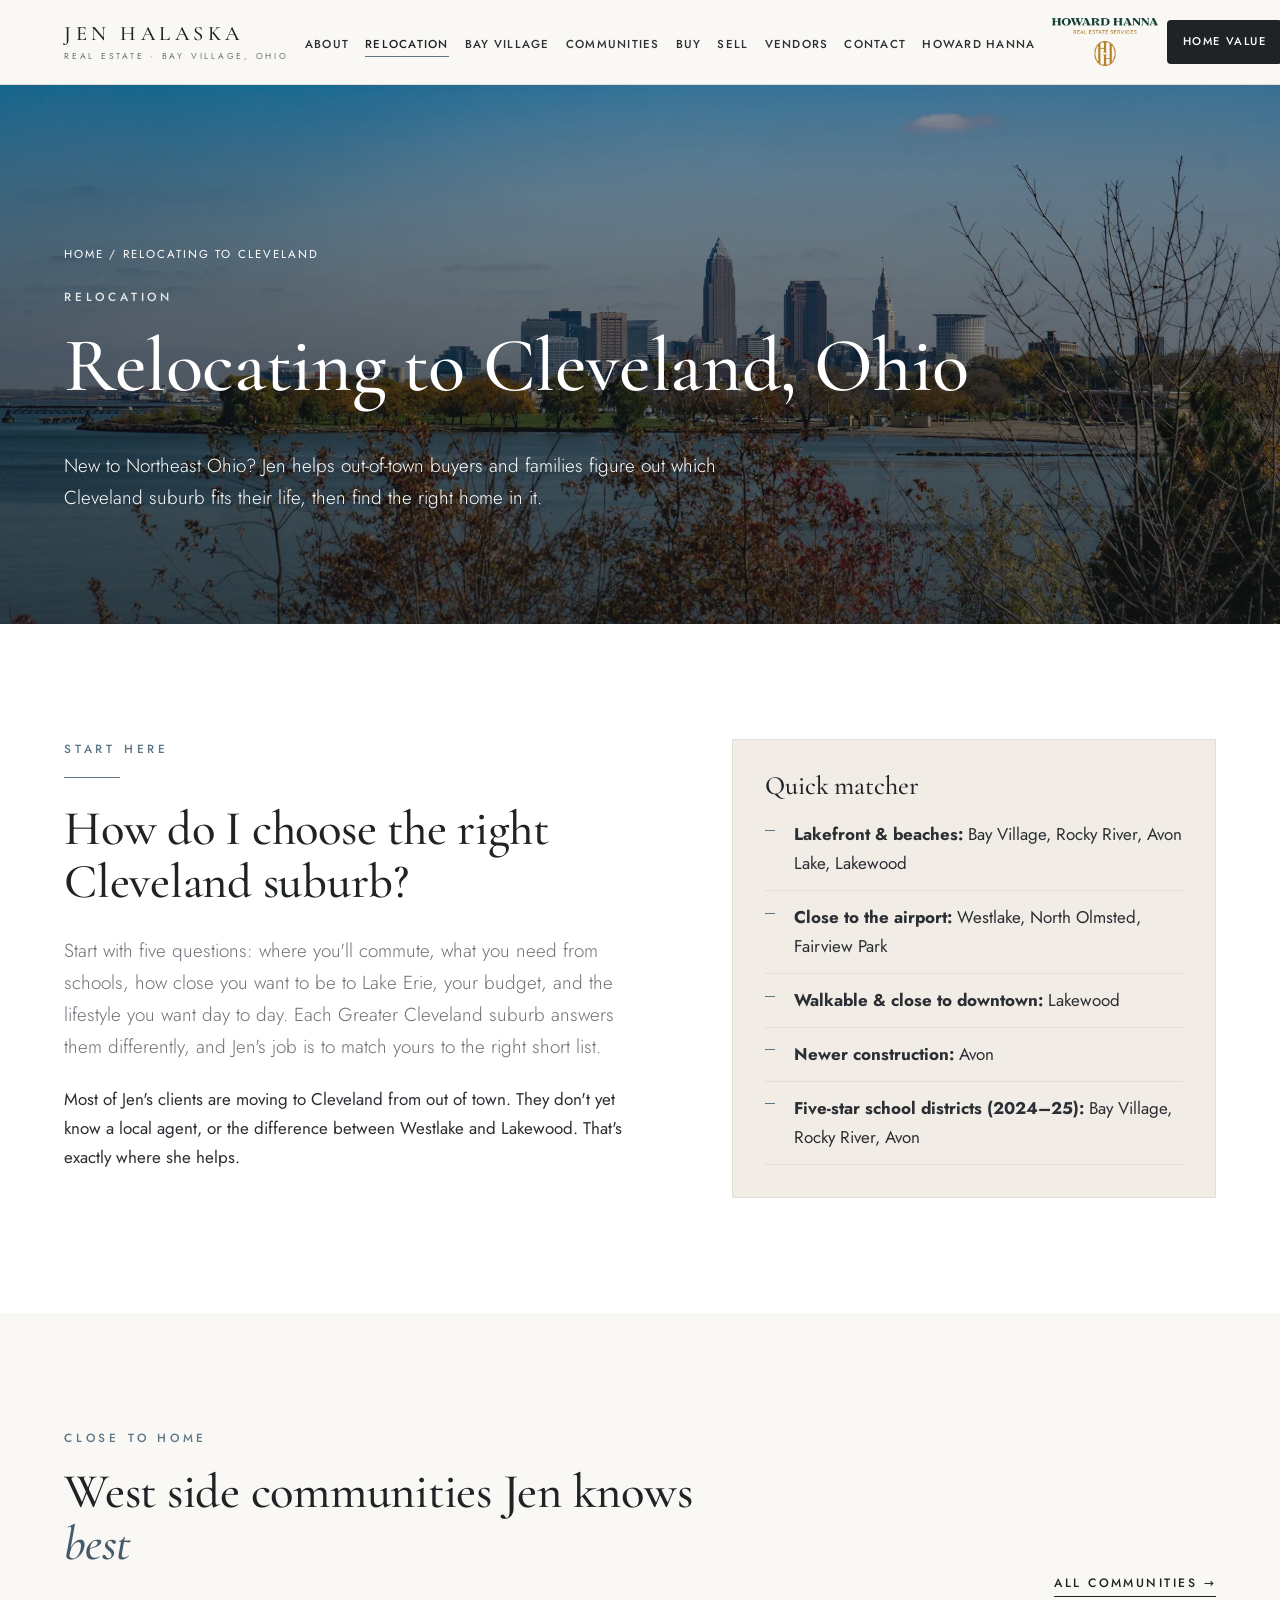
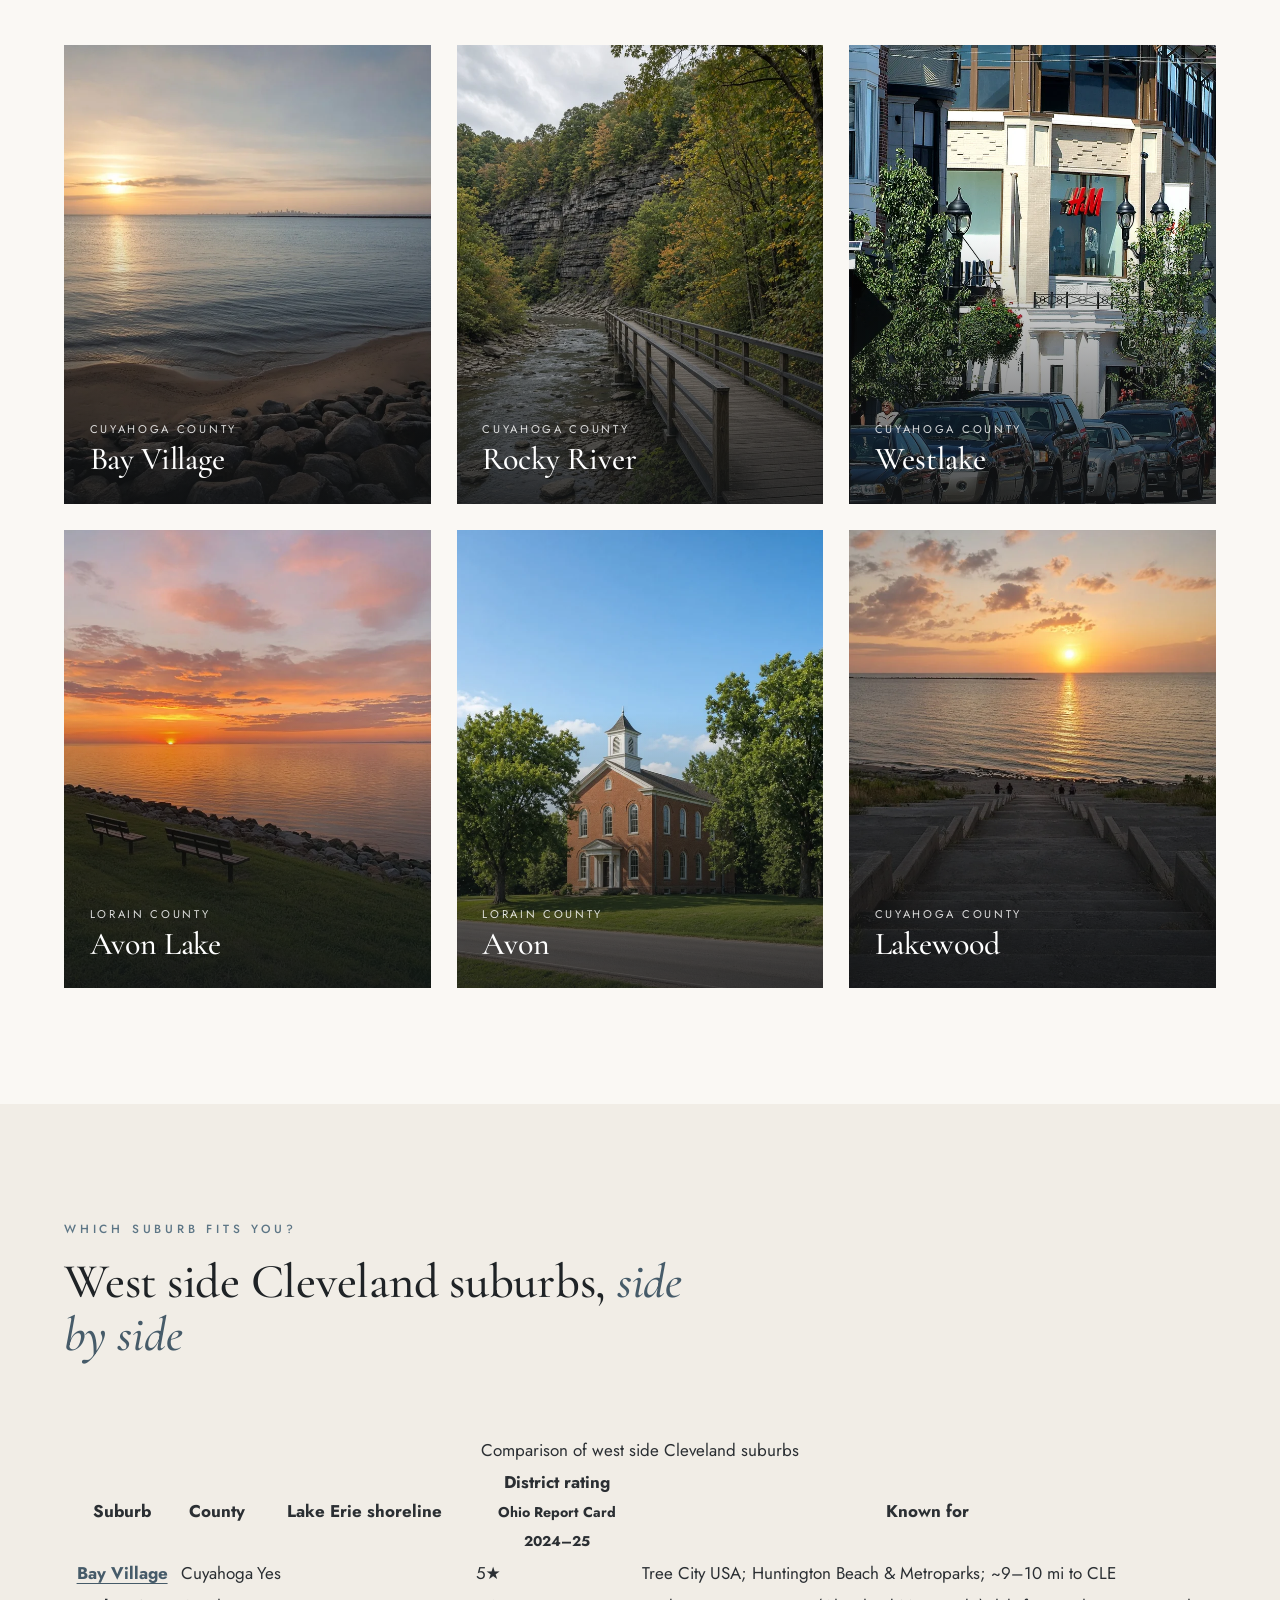
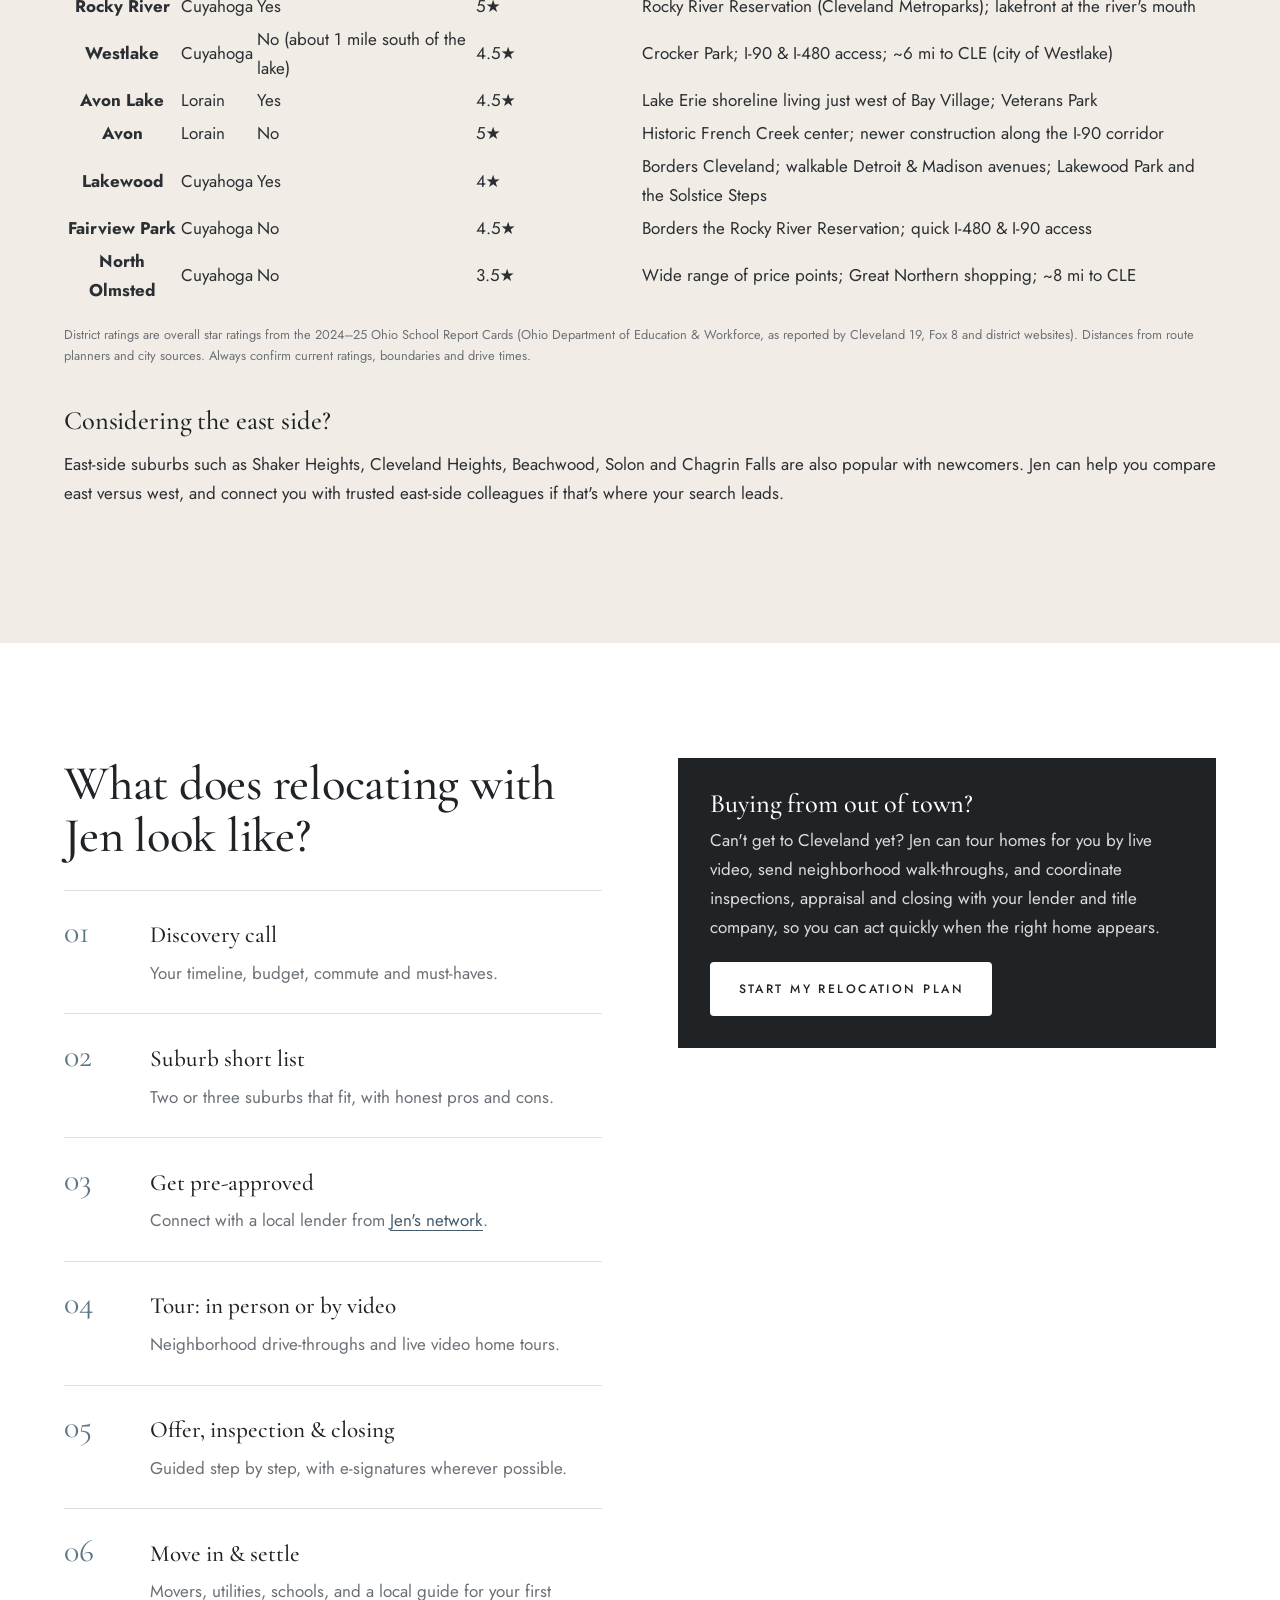
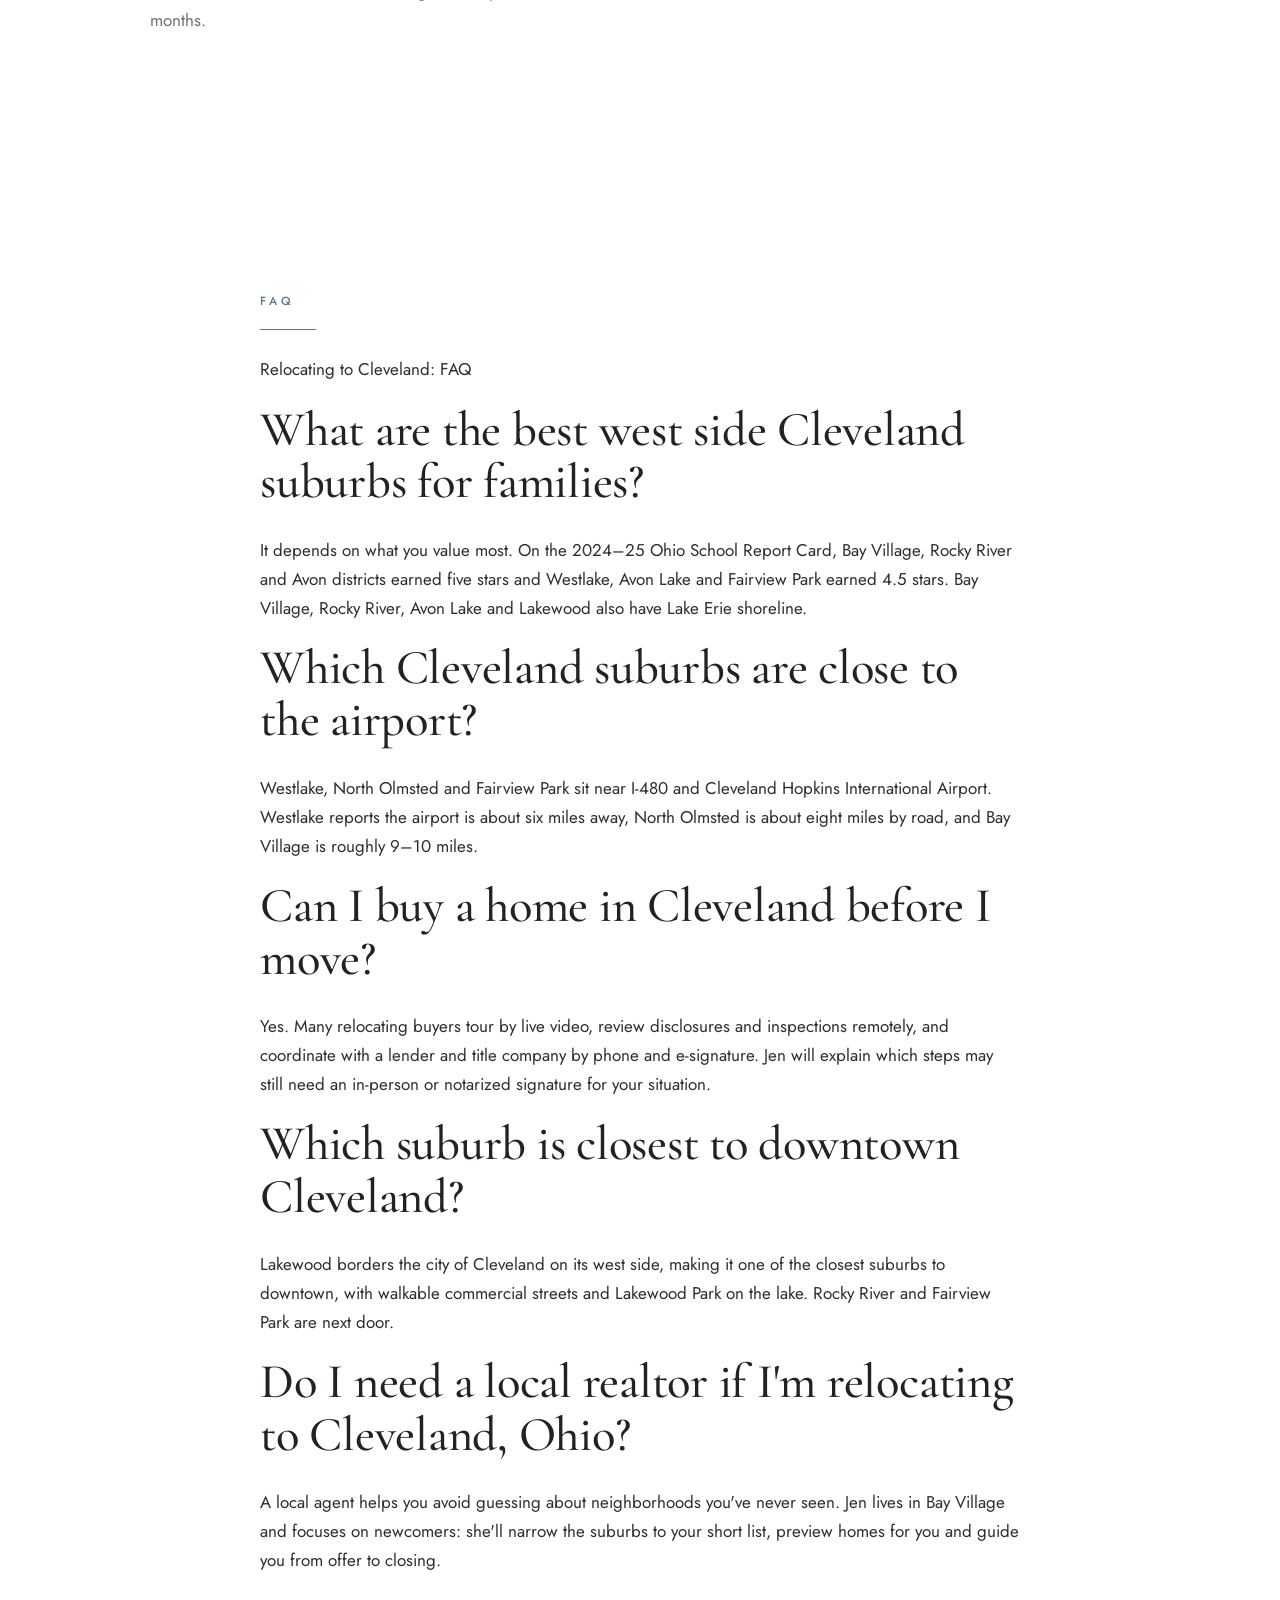
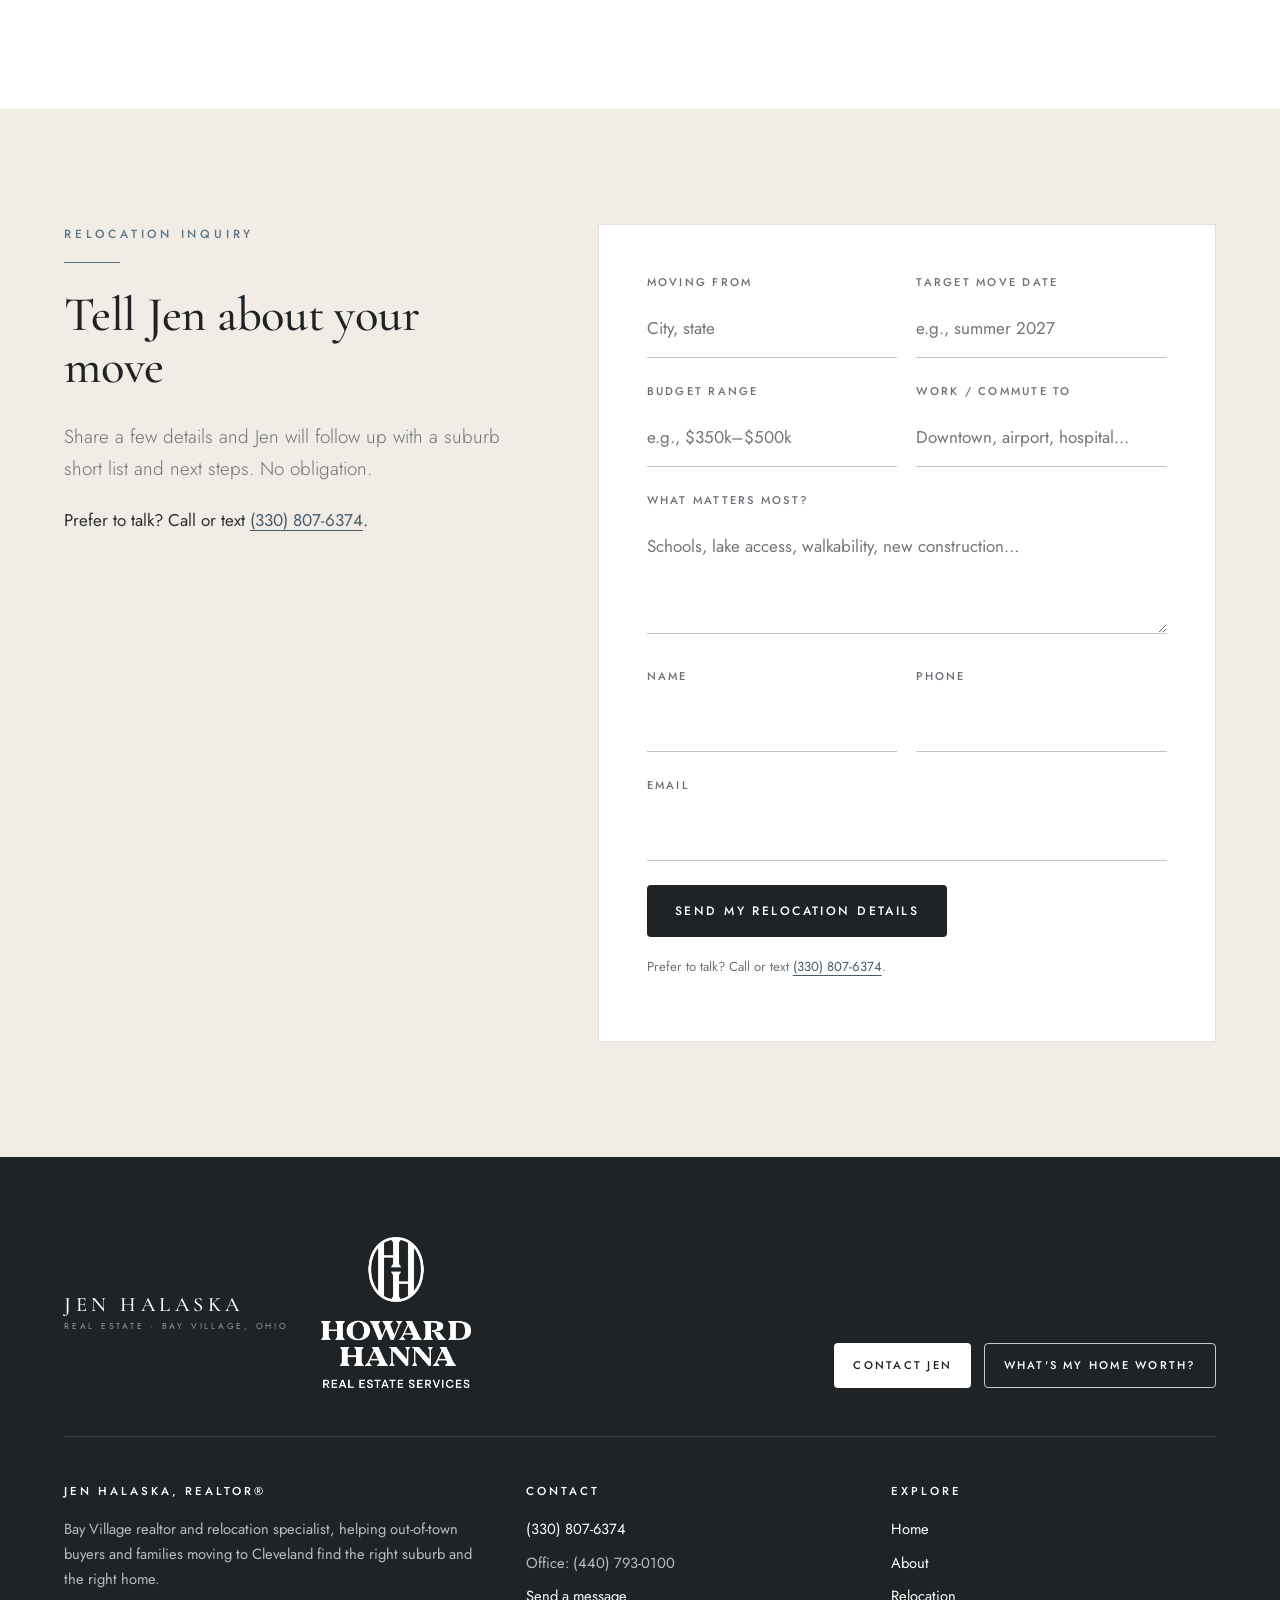
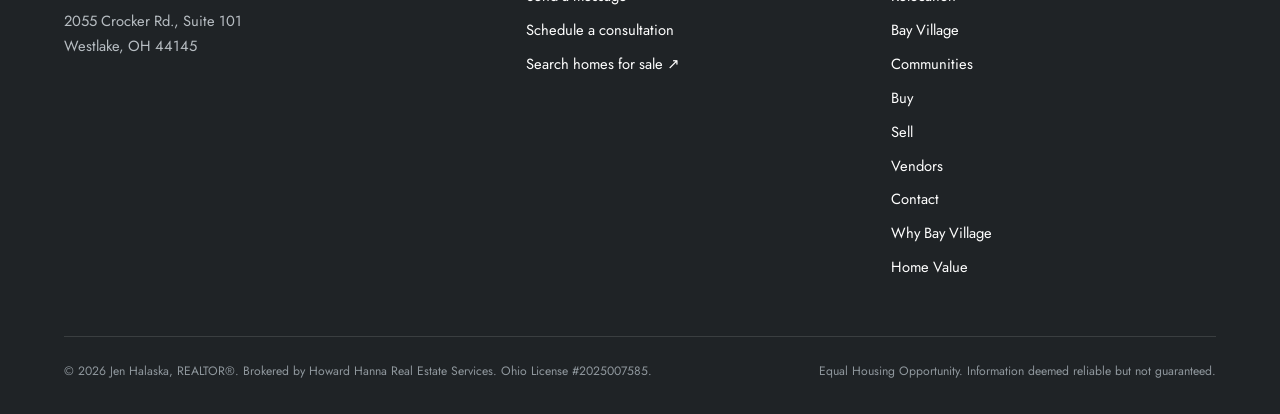
<file: relocation.html>
<!doctype html>
<html lang="en">
<head>
<meta charset="utf-8">
<meta name="viewport" content="width=device-width, initial-scale=1">
<title>Relocating to Cleveland, Ohio | Which Suburb Fits You? | Jen Halaska</title>
<meta name="description" content="Moving to Cleveland? Compare west side Cleveland suburbs (Bay Village, Westlake, Rocky River, Avon Lake, Lakewood and more) by schools, lake access and commute, with relocation help from Bay Village realtor Jen Halaska.">
<link rel="canonical" href="https://bayvillageohio.com/relocation.html">
<meta name="robots" content="index, follow">
<meta name="theme-color" content="#1f2326">
<meta property="og:type" content="website">
<meta property="og:site_name" content="Jen Halaska Real Estate">
<meta name="author" content="Jen Halaska">
<meta property="og:title" content="Relocating to Cleveland, Ohio | Which Suburb Fits You? | Jen Halaska">
<meta property="og:description" content="Moving to Cleveland? Compare west side Cleveland suburbs (Bay Village, Westlake, Rocky River, Avon Lake, Lakewood and more) by schools, lake access and commute, with relocation help from Bay Village realtor Jen Halaska.">
<meta property="og:url" content="https://bayvillageohio.com/relocation.html">
<meta property="og:image" content="https://bayvillageohio.com/assets/img/og-image.jpg">
<meta property="og:image:width" content="1200"><meta property="og:image:height" content="630">
<meta property="og:locale" content="en_US">
<meta name="twitter:card" content="summary_large_image">
<meta name="twitter:title" content="Relocating to Cleveland, Ohio | Which Suburb Fits You? | Jen Halaska">
<meta name="twitter:description" content="Moving to Cleveland? Compare west side Cleveland suburbs (Bay Village, Westlake, Rocky River, Avon Lake, Lakewood and more) by schools, lake access and commute, with relocation help from Bay Village realtor Jen Halaska.">
<meta name="twitter:image" content="https://bayvillageohio.com/assets/img/og-image.jpg">
<meta name="geo.region" content="US-OH"><meta name="geo.placename" content="Bay Village">
<link rel="icon" href="assets/img/favicon.svg" type="image/svg+xml">
<link rel="preload" as="image" href="assets/img/relocation-cleveland-skyline.webp" type="image/webp" fetchpriority="high">
<link rel="preconnect" href="https://fonts.googleapis.com">
<link rel="preconnect" href="https://fonts.gstatic.com" crossorigin>
<link href="https://fonts.googleapis.com/css2?family=Cormorant+Garamond:ital,wght@0,400;0,500;1,400;1,500&family=Jost:wght@300;400;500&display=swap" rel="stylesheet">
<link rel="stylesheet" href="assets/css/styles.css">
<script type="application/ld+json">{"@context": "https://schema.org", "@graph": [{"@type": ["RealEstateAgent", "LocalBusiness"], "@id": "https://bayvillageohio.com/#business", "name": "Jen Halaska, REALTOR®", "alternateName": ["Jennifer Halaska", "Jen Halaska Real Estate"], "description": "Bay Village, Ohio REALTOR® specializing in out-of-town buyers and families relocating to Cleveland: matching newcomers to the right suburb, then the right home.", "url": "https://bayvillageohio.com/", "image": "https://bayvillageohio.com/assets/img/jennifer-halaska-realtor-bay-village.jpg", "logo": "https://bayvillageohio.com/assets/img/favicon.svg", "telephone": "+13308076374", "contactPoint": [{"@type": "ContactPoint", "telephone": "+13308076374", "contactType": "sales", "areaServed": "US-OH", "availableLanguage": "English"}, {"@type": "ContactPoint", "telephone": "+14407930100", "contactType": "office"}], "address": {"@type": "PostalAddress", "streetAddress": "2055 Crocker Rd., Suite 101", "addressLocality": "Westlake", "addressRegion": "OH", "postalCode": "44145", "addressCountry": "US"}, "areaServed": [{"@type": "City", "name": "Bay Village, OH"}, {"@type": "City", "name": "Westlake, OH"}, {"@type": "City", "name": "Rocky River, OH"}, {"@type": "City", "name": "Avon Lake, OH"}, {"@type": "City", "name": "Lakewood, OH"}, {"@type": "City", "name": "Fairview Park, OH"}, {"@type": "City", "name": "North Olmsted, OH"}, {"@type": "City", "name": "Avon, OH"}, {"@type": "City", "name": "Cleveland, OH"}, {"@type": "AdministrativeArea", "name": "Cuyahoga County, OH"}, {"@type": "AdministrativeArea", "name": "Lorain County, OH"}], "employee": {"@id": "https://bayvillageohio.com/#jen"}, "parentOrganization": {"@type": "Organization", "name": "Howard Hanna Real Estate Services"}, "knowsAbout": ["Relocating to Cleveland, Ohio", "Moving to Cleveland", "Best Cleveland suburbs for families", "West side Cleveland suburbs", "Bay Village real estate", "Home valuation"], "sameAs": ["https://jenniferhalaska.howardhanna.com/"]}, {"@type": "Person", "@id": "https://bayvillageohio.com/#jen", "name": "Jen Halaska", "alternateName": "Jennifer Halaska", "jobTitle": "REALTOR®", "url": "https://bayvillageohio.com/about.html", "image": "https://bayvillageohio.com/assets/img/jennifer-halaska-realtor-bay-village.jpg", "telephone": "+13308076374", "homeLocation": {"@type": "Place", "name": "Bay Village, Ohio"}, "worksFor": {"@type": "Organization", "name": "Howard Hanna Real Estate Services"}, "hasCredential": {"@type": "EducationalOccupationalCredential", "credentialCategory": "license", "name": "Ohio Real Estate License", "identifier": "2025007585", "recognizedBy": {"@type": "GovernmentOrganization", "name": "Ohio Department of Commerce, Division of Real Estate & Professional Licensing"}}, "knowsAbout": ["Relocating to Cleveland, Ohio", "Moving to Cleveland", "Best Cleveland suburbs for families", "West side Cleveland suburbs", "Bay Village real estate", "Home valuation"]}, {"@type": "WebSite", "@id": "https://bayvillageohio.com/#website", "url": "https://bayvillageohio.com/", "name": "Jen Halaska | Bay Village & Cleveland Relocation Real Estate", "inLanguage": "en-US", "publisher": {"@id": "https://bayvillageohio.com/#business"}}]}</script>
<script type="application/ld+json">{"@context": "https://schema.org", "@type": "BreadcrumbList", "itemListElement": [{"@type": "ListItem", "position": 1, "name": "Home", "item": "https://bayvillageohio.com/"}, {"@type": "ListItem", "position": 2, "name": "Relocating to Cleveland", "item": "https://bayvillageohio.com/relocation.html"}]}</script>
<script type="application/ld+json">{"@context": "https://schema.org", "@type": "FAQPage", "mainEntity": [{"@type": "Question", "name": "What are the best west side Cleveland suburbs for families?", "acceptedAnswer": {"@type": "Answer", "text": "It depends on what you value most. On the 2024–25 Ohio School Report Card, Bay Village, Rocky River and Avon districts earned five stars and Westlake, Avon Lake and Fairview Park earned 4.5 stars. Bay Village, Rocky River, Avon Lake and Lakewood also have Lake Erie shoreline."}}, {"@type": "Question", "name": "Which Cleveland suburbs are close to the airport?", "acceptedAnswer": {"@type": "Answer", "text": "Westlake, North Olmsted and Fairview Park sit near I-480 and Cleveland Hopkins International Airport. Westlake reports the airport is about six miles away, North Olmsted is about eight miles by road, and Bay Village is roughly 9–10 miles."}}, {"@type": "Question", "name": "Can I buy a home in Cleveland before I move?", "acceptedAnswer": {"@type": "Answer", "text": "Yes. Many relocating buyers tour by live video, review disclosures and inspections remotely, and coordinate with a lender and title company by phone and e-signature. Jen will explain which steps may still need an in-person or notarized signature for your situation."}}, {"@type": "Question", "name": "Which suburb is closest to downtown Cleveland?", "acceptedAnswer": {"@type": "Answer", "text": "Lakewood borders the city of Cleveland on its west side, making it one of the closest suburbs to downtown, with walkable commercial streets and Lakewood Park on the lake. Rocky River and Fairview Park are next door."}}, {"@type": "Question", "name": "Do I need a local realtor if I'm relocating to Cleveland, Ohio?", "acceptedAnswer": {"@type": "Answer", "text": "A local agent helps you avoid guessing about neighborhoods you've never seen. Jen lives in Bay Village and focuses on newcomers: she'll narrow the suburbs to your short list, preview homes for you and guide you from offer to closing."}}]}</script>
</head>
<body class="">
<a class="skip" href="#main">Skip to content</a>
<header class="site-header">
 <nav class="container nav" aria-label="Main">
  <a class="wordmark" href="index.html" aria-label="Jen Halaska Real Estate — home"><span class="wm-name">Jen Halaska</span><span class="wm-sub">Real Estate · Bay Village, Ohio</span></a>
  <ul class="nav-links" id="nav-links"><li><a href="about.html">About</a></li><li><a href="relocation.html" aria-current="page">Relocation</a></li><li><a href="bay-village.html">Bay Village</a></li><li><a href="areas.html">Communities</a></li><li><a href="buyers.html">Buy</a></li><li><a href="sellers.html">Sell</a></li><li><a href="vendors.html">Vendors</a></li><li><a href="contact.html">Contact</a></li><li><a href="about.html#brokerage">Howard Hanna</a></li></ul>
  <div class="nav-cta">
   <a class="hh-logo hh-logo-header" href="about.html#brokerage"><picture class="hh-logo-dark"><source srcset="assets/img/howard-hanna-logo.webp" type="image/webp"><img src="assets/img/howard-hanna-logo.png" width="2500" height="1129" alt="Howard Hanna Real Estate Services" decoding="async"></picture><picture class="hh-logo-light"><source srcset="assets/img/howard-hanna-logo-white.webp" type="image/webp"><img src="assets/img/howard-hanna-logo-white.png" width="2154" height="2167" alt="Howard Hanna Real Estate Services" decoding="async"></picture></a>
   <a class="btn btn-outline btn-sm" href="tel:+13308076374">(330) 807-6374</a>
   <a class="btn btn-dark btn-sm" href="home-value.html">Home Value</a>
   <button class="menu-btn" aria-expanded="false" aria-controls="nav-links">Menu</button>
  </div>
 </nav>
</header>
<main id="main">
<section class="page-hero has-img"><picture><source srcset="assets/img/relocation-cleveland-skyline.webp" type="image/webp"><img class="ph-img" src="assets/img/relocation-cleveland-skyline.jpg" width="2400" height="1400" alt="Cleveland skyline across Lake Erie from Edgewater Beach" fetchpriority="high" decoding="async"></picture><div class="container"><div class="crumbs"><a href="index.html">Home</a> / Relocating to Cleveland</div><span class="kicker">Relocation</span><h1>Relocating to Cleveland, Ohio</h1><p class="lead">New to Northeast Ohio? Jen helps out-of-town buyers and families figure out which Cleveland suburb fits their life, then find the right home in it.</p></div></section>
<section class="bg-white">
 <div class="container split wide-left" style="align-items:start">
  <div>
   <span class="kicker">Start here</span><div class="rule"></div>
   <h2>How do I choose the right Cleveland suburb?</h2>
   <p class="lead">Start with five questions: where you'll commute, what you need from schools, how close you want to be to Lake Erie, your budget, and the lifestyle you want day to day. Each Greater Cleveland suburb answers them differently, and Jen's job is to match yours to the right short list.</p>
   <p>Most of Jen's clients are moving to Cleveland from out of town. They don't yet know a local agent, or the difference between Westlake and Lakewood. That's exactly where she helps.</p>
  </div>
  <div class="card" style="background:var(--stone)">
   <h3>Quick matcher</h3>
   <ul class="checklist">
    <li><strong>Lakefront &amp; beaches:</strong> Bay Village, Rocky River, Avon Lake, Lakewood</li>
    <li><strong>Close to the airport:</strong> Westlake, North Olmsted, Fairview Park</li>
    <li><strong>Walkable &amp; close to downtown:</strong> Lakewood</li>
    <li><strong>Newer construction:</strong> Avon</li>
    <li><strong>Five-star school districts (2024–25):</strong> Bay Village, Rocky River, Avon</li>
   </ul>
  </div>
 </div>
</section>
<section>
 <div class="container">
  <div class="section-head"><div><span class="kicker">Close to home</span><h2>West side communities Jen knows <em>best</em></h2></div><a class="link-arrow" href="areas.html">All communities →</a></div>
  <div class="grid g3"><a class="comm" href="bay-village.html"><picture><source srcset="assets/img/card-bay-village.webp" type="image/webp"><img class="" src="assets/img/card-bay-village.jpg" width="720" height="920" alt="Sunrise over Lake Erie from a sandy beach in Bay Village, with the Cleveland skyline on the horizon" loading="lazy" decoding="async"></picture><div class="comm-body"><span>Cuyahoga County</span><h3>Bay Village</h3></div></a><a class="comm" href="areas.html#rocky-river"><picture><source srcset="assets/img/card-rocky-river.webp" type="image/webp"><img class="" src="assets/img/card-rocky-river.jpg" width="720" height="920" alt="A wooden boardwalk along the Rocky River beneath wooded shale cliffs" loading="lazy" decoding="async"></picture><div class="comm-body"><span>Cuyahoga County</span><h3>Rocky River</h3></div></a><a class="comm" href="areas.html#westlake"><picture><source srcset="assets/img/card-westlake.webp" type="image/webp"><img class="" src="assets/img/card-westlake.jpg" width="720" height="920" alt="The main street at Crocker Park in Westlake, Ohio" loading="lazy" decoding="async"></picture><div class="comm-body"><span>Cuyahoga County</span><h3>Westlake</h3></div></a><a class="comm" href="areas.html#avon-lake"><picture><source srcset="assets/img/card-avon-lake.webp" type="image/webp"><img class="" src="assets/img/card-avon-lake.jpg" width="720" height="920" alt="Sunset over Lake Erie from a grassy park shoreline with benches in Avon Lake, Ohio" loading="lazy" decoding="async"></picture><div class="comm-body"><span>Lorain County</span><h3>Avon Lake</h3></div></a><a class="comm" href="areas.html#avon"><picture><source srcset="assets/img/card-avon.webp" type="image/webp"><img class="" src="assets/img/card-avon.jpg" width="720" height="920" alt="Avon's historic red-brick Town Hall with a white cupola, set among trees" loading="lazy" decoding="async"></picture><div class="comm-body"><span>Lorain County</span><h3>Avon</h3></div></a><a class="comm" href="areas.html#lakewood"><picture><source srcset="assets/img/card-lakewood.webp" type="image/webp"><img class="" src="assets/img/card-lakewood.jpg" width="720" height="920" alt="Sunset over Lake Erie from concrete steps leading down to the beach at Lakewood Park" loading="lazy" decoding="async"></picture><div class="comm-body"><span>Cuyahoga County</span><h3>Lakewood</h3></div></a></div>
 </div>
</section>
<section class="bg-stone">
 <div class="container">
  <div class="section-head"><div><span class="kicker">Which suburb fits you?</span><h2>West side Cleveland suburbs, <em>side by side</em></h2></div></div>
  <div class="table-wrap"><table class="compare">
   <caption class="sr-only">Comparison of west side Cleveland suburbs</caption>
   <thead><tr><th scope="col">Suburb</th><th scope="col">County</th><th scope="col">Lake Erie shoreline</th><th scope="col">District rating<br><small>Ohio Report Card 2024–25</small></th><th scope="col">Known for</th></tr></thead>
   <tbody><tr><th scope="row"><a href="bay-village.html">Bay Village</a></th><td>Cuyahoga</td><td>Yes</td><td>5★</td><td>Tree City USA; Huntington Beach &amp; Metroparks; ~9–10 mi to CLE</td></tr><tr><th scope="row">Rocky River</th><td>Cuyahoga</td><td>Yes</td><td>5★</td><td>Rocky River Reservation (Cleveland Metroparks); lakefront at the river's mouth</td></tr><tr><th scope="row">Westlake</th><td>Cuyahoga</td><td>No (about 1 mile south of the lake)</td><td>4.5★</td><td>Crocker Park; I-90 &amp; I-480 access; ~6 mi to CLE (city of Westlake)</td></tr><tr><th scope="row">Avon Lake</th><td>Lorain</td><td>Yes</td><td>4.5★</td><td>Lake Erie shoreline living just west of Bay Village; Veterans Park</td></tr><tr><th scope="row">Avon</th><td>Lorain</td><td>No</td><td>5★</td><td>Historic French Creek center; newer construction along the I-90 corridor</td></tr><tr><th scope="row">Lakewood</th><td>Cuyahoga</td><td>Yes</td><td>4★</td><td>Borders Cleveland; walkable Detroit &amp; Madison avenues; Lakewood Park and the Solstice Steps</td></tr><tr><th scope="row">Fairview Park</th><td>Cuyahoga</td><td>No</td><td>4.5★</td><td>Borders the Rocky River Reservation; quick I-480 &amp; I-90 access</td></tr><tr><th scope="row">North Olmsted</th><td>Cuyahoga</td><td>No</td><td>3.5★</td><td>Wide range of price points; Great Northern shopping; ~8 mi to CLE</td></tr></tbody>
  </table></div>
  <p class="source" style="margin-top:1rem">District ratings are overall star ratings from the 2024–25 Ohio School Report Cards (Ohio Department of Education &amp; Workforce, as reported by Cleveland 19, Fox 8 and district websites). Distances from route planners and city sources. Always confirm current ratings, boundaries and drive times.</p>
  <h3 style="margin-top:2.5rem">Considering the east side?</h3>
  <p>East-side suburbs such as Shaker Heights, Cleveland Heights, Beachwood, Solon and Chagrin Falls are also popular with newcomers. Jen can help you compare east versus west, and connect you with trusted east-side colleagues if that's where your search leads.</p>
 </div>
</section>
<section class="bg-white">
 <div class="container split" style="align-items:start">
  <div>
   <h2>What does relocating with Jen look like?</h2>
   <ol class="steps">
    <li><div><strong>Discovery call</strong><span>Your timeline, budget, commute and must-haves.</span></div></li>
    <li><div><strong>Suburb short list</strong><span>Two or three suburbs that fit, with honest pros and cons.</span></div></li>
    <li><div><strong>Get pre-approved</strong><span>Connect with a local lender from <a href="vendors.html#lenders">Jen's network</a>.</span></div></li>
    <li><div><strong>Tour: in person or by video</strong><span>Neighborhood drive-throughs and live video home tours.</span></div></li>
    <li><div><strong>Offer, inspection &amp; closing</strong><span>Guided step by step, with e-signatures wherever possible.</span></div></li>
    <li><div><strong>Move in &amp; settle</strong><span>Movers, utilities, schools, and a local guide for your first months.</span></div></li>
   </ol>
  </div>
  <div>
   <div class="card" style="background:var(--char);color:#d9dcde;border:0">
    <h3 style="color:#fff">Buying from out of town?</h3>
    <p>Can't get to Cleveland yet? Jen can tour homes for you by live video, send neighborhood walk-throughs, and coordinate inspections, appraisal and closing with your lender and title company, so you can act quickly when the right home appears.</p>
    <a class="btn btn-white" href="#relocation-form">Start my relocation plan</a>
   </div>
  </div>
 </div>
</section>
<section class="bg-white faq"><div class="container narrow"><span class="kicker">FAQ</span><div class="rule"></div><p class="faq-title">Relocating to Cleveland: FAQ</p><div class="faq-item"><h2 class="q">What are the best west side Cleveland suburbs for families?</h2><p>It depends on what you value most. On the 2024–25 Ohio School Report Card, Bay Village, Rocky River and Avon districts earned five stars and Westlake, Avon Lake and Fairview Park earned 4.5 stars. Bay Village, Rocky River, Avon Lake and Lakewood also have Lake Erie shoreline.</p></div><div class="faq-item"><h2 class="q">Which Cleveland suburbs are close to the airport?</h2><p>Westlake, North Olmsted and Fairview Park sit near I-480 and Cleveland Hopkins International Airport. Westlake reports the airport is about six miles away, North Olmsted is about eight miles by road, and Bay Village is roughly 9–10 miles.</p></div><div class="faq-item"><h2 class="q">Can I buy a home in Cleveland before I move?</h2><p>Yes. Many relocating buyers tour by live video, review disclosures and inspections remotely, and coordinate with a lender and title company by phone and e-signature. Jen will explain which steps may still need an in-person or notarized signature for your situation.</p></div><div class="faq-item"><h2 class="q">Which suburb is closest to downtown Cleveland?</h2><p>Lakewood borders the city of Cleveland on its west side, making it one of the closest suburbs to downtown, with walkable commercial streets and Lakewood Park on the lake. Rocky River and Fairview Park are next door.</p></div><div class="faq-item"><h2 class="q">Do I need a local realtor if I'm relocating to Cleveland, Ohio?</h2><p>A local agent helps you avoid guessing about neighborhoods you've never seen. Jen lives in Bay Village and focuses on newcomers: she'll narrow the suburbs to your short list, preview homes for you and guide you from offer to closing.</p></div></div></section>
<section class="bg-stone" id="relocation-form">
 <div class="container contact-grid">
  <div>
   <span class="kicker">Relocation inquiry</span><div class="rule"></div>
   <h2>Tell Jen about your move</h2>
   <p class="lead">Share a few details and Jen will follow up with a suburb short list and next steps. No obligation.</p>
   <p>Prefer to talk? Call or text <a href="tel:+13308076374">(330) 807-6374</a>.</p>
  </div>
  <div class="form-card"><form id="relocation-inquiry" class="lead-form" action="https://formsubmit.co/jhalaska0625@gmail.com" method="POST">
 <input type="hidden" name="_subject" value="Relocation inquiry — bayvillageohio.com">
 <input type="hidden" name="_template" value="table">
 <input type="hidden" name="_captcha" value="false">
 <input type="hidden" name="_next" value="https://bayvillageohio.com/thank-you.html">
 <div class="hp" aria-hidden="true"><label for="relocation-inquiry-honey">Leave blank</label><input type="text" id="relocation-inquiry-honey" name="_honey" tabindex="-1" autocomplete="off"></div>
 <div class="row"><div class="field"><label for="from">Moving from</label><input id="from" name="moving_from" placeholder="City, state"></div><div class="field"><label for="when">Target move date</label><input id="when" name="move_date" placeholder="e.g., summer 2027"></div></div>
 <div class="row"><div class="field"><label for="budget">Budget range</label><input id="budget" name="budget" placeholder="e.g., $350k–$500k"></div><div class="field"><label for="work">Work / commute to</label><input id="work" name="commute_to" placeholder="Downtown, airport, hospital…"></div></div>
 <div class="field"><label for="priorities">What matters most?</label><textarea id="priorities" name="priorities" rows="3" placeholder="Schools, lake access, walkability, new construction…"></textarea></div>
 <input type="hidden" name="topic" value="Relocating to Cleveland">
 <div class="row"><div class="field"><label for="name">Name</label><input id="name" name="name" autocomplete="name" required></div><div class="field"><label for="phone">Phone</label><input id="phone" name="phone" type="tel" autocomplete="tel"></div></div>
 <div class="field"><label for="email">Email</label><input id="email" name="email" type="email" autocomplete="email" required></div>
 <button class="btn btn-dark" type="submit">Send my relocation details</button>
 <p class="form-note" style="margin-top:1.2rem">Prefer to talk? Call or text <a href="tel:+13308076374">(330) 807-6374</a>.</p>
</form></div>
 </div>
</section>
</main>
<footer class="site-footer">
 <div class="container">
  <div class="footer-top">
   <div class="footer-brand">
    <a class="wordmark" href="index.html" aria-label="Jen Halaska Real Estate — home"><span class="wm-name">Jen Halaska</span><span class="wm-sub">Real Estate · Bay Village, Ohio</span></a>
    <a class="hh-logo hh-logo-footer" href="about.html#brokerage"><picture class="hh-logo-light"><source srcset="assets/img/howard-hanna-logo-white.webp" type="image/webp"><img src="assets/img/howard-hanna-logo-white.png" width="2154" height="2167" alt="Howard Hanna Real Estate Services" decoding="async"></picture></a>
   </div>
   <div class="btn-row" style="margin:0"><a class="btn btn-white btn-sm" href="contact.html">Contact Jen</a><a class="btn btn-ghost-light btn-sm" href="home-value.html">What's my home worth?</a></div>
  </div>
  <div class="footer-grid">
   <div>
    <h3>Jen Halaska, REALTOR®</h3>
    <p>Bay Village realtor and relocation specialist, helping out-of-town buyers and families moving to Cleveland find the right suburb and the right home.</p>
    <p>2055 Crocker Rd., Suite 101<br>Westlake, OH 44145</p>
   </div>
   <div>
    <h3>Contact</h3>
    <ul>
     <li><a href="tel:+13308076374">(330) 807-6374</a></li>
     <li><a href="tel:+14407930100" style="color:#b7bdc2">Office: (440) 793-0100</a></li>
     <li><a href="contact.html">Send a message</a></li>
     <li><a href="contact.html?topic=Consultation#contact-form">Schedule a consultation</a></li>
     <li><a href="https://jenniferhalaska.howardhanna.com/" target="_blank" rel="noopener">Search homes for sale ↗</a></li>
    </ul>
   </div>
   <div>
    <h3>Explore</h3>
    <ul><li><a href="index.html">Home</a></li><li><a href="about.html">About</a></li><li><a href="relocation.html">Relocation</a></li><li><a href="bay-village.html">Bay Village</a></li><li><a href="areas.html">Communities</a></li><li><a href="buyers.html">Buy</a></li><li><a href="sellers.html">Sell</a></li><li><a href="vendors.html">Vendors</a></li><li><a href="contact.html">Contact</a></li><li><a href="why-bay-village.html">Why Bay Village</a></li><li><a href="home-value.html">Home Value</a></li></ul>
   </div>
  </div>
  <div class="legal">
   <span>© <span id="year">2026</span> Jen Halaska, REALTOR®. Brokered by Howard Hanna Real Estate Services. Ohio License #2025007585.</span>
   <span>Equal Housing Opportunity. Information deemed reliable but not guaranteed.</span>
  </div>
 </div>
</footer>
<script src="assets/js/main.js" defer></script>
</body>
</html>
</file>
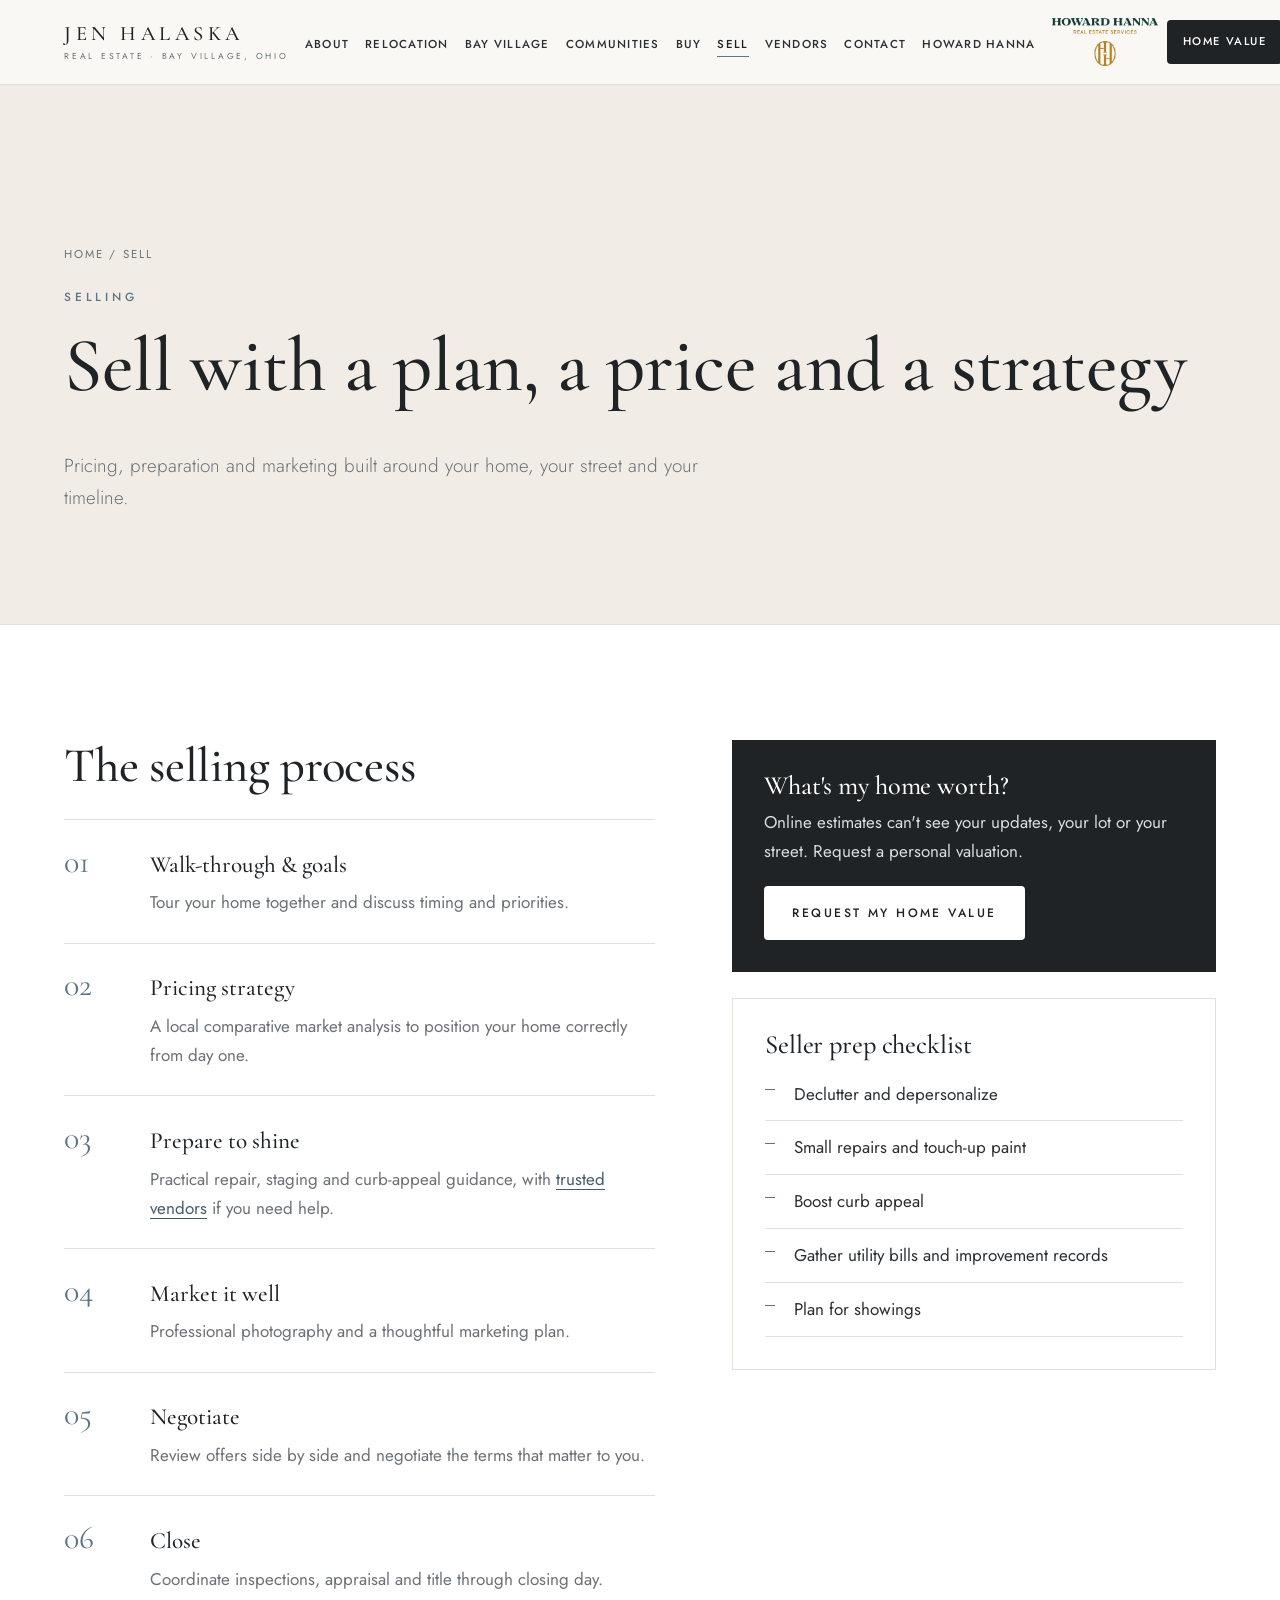
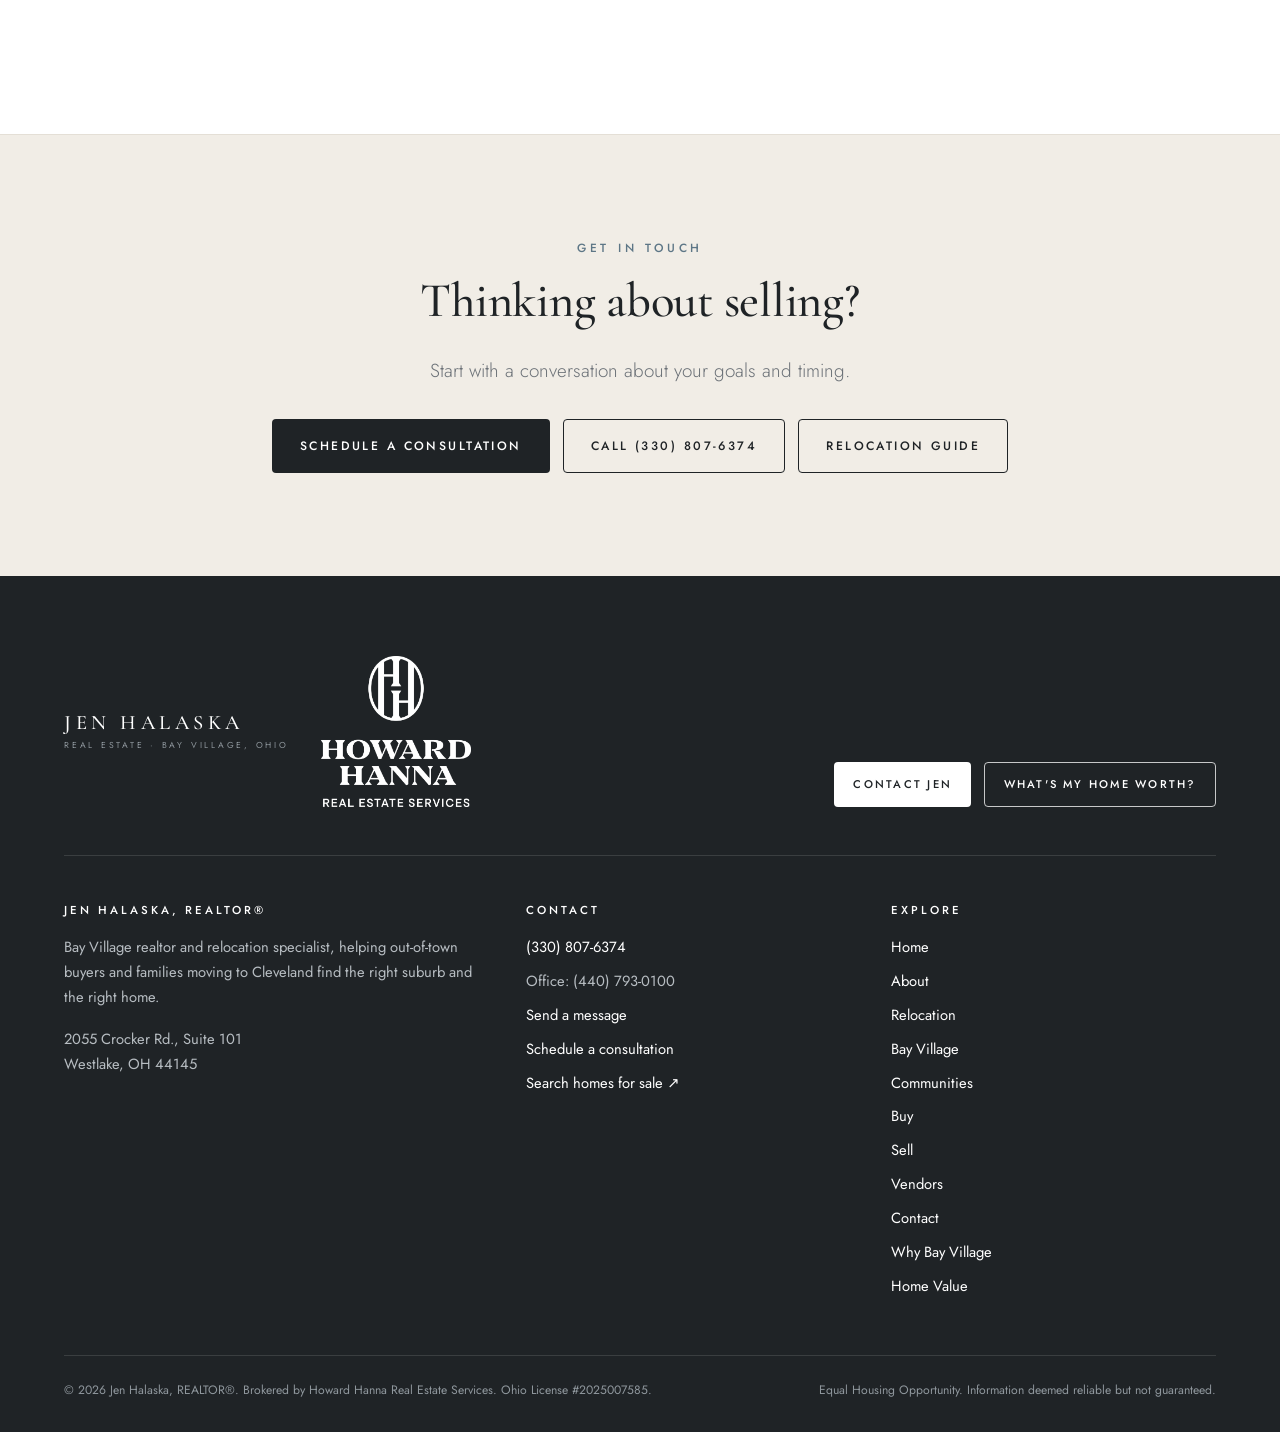
<file: sellers.html>
<!doctype html>
<html lang="en">
<head>
<meta charset="utf-8">
<meta name="viewport" content="width=device-width, initial-scale=1">
<title>Sell Your Home in Bay Village & Greater Cleveland | Jen Halaska, REALTOR®</title>
<meta name="description" content="Selling in Bay Village, Westlake, Rocky River or Greater Cleveland? Get local pricing insight, preparation advice and polished marketing with Jen Halaska.">
<link rel="canonical" href="https://bayvillageohio.com/sellers.html">
<meta name="robots" content="index, follow">
<meta name="theme-color" content="#1f2326">
<meta property="og:type" content="website">
<meta property="og:site_name" content="Jen Halaska Real Estate">
<meta name="author" content="Jen Halaska">
<meta property="og:title" content="Sell Your Home in Bay Village & Greater Cleveland | Jen Halaska, REALTOR®">
<meta property="og:description" content="Selling in Bay Village, Westlake, Rocky River or Greater Cleveland? Get local pricing insight, preparation advice and polished marketing with Jen Halaska.">
<meta property="og:url" content="https://bayvillageohio.com/sellers.html">
<meta property="og:image" content="https://bayvillageohio.com/assets/img/og-image.jpg">
<meta property="og:image:width" content="1200"><meta property="og:image:height" content="630">
<meta property="og:locale" content="en_US">
<meta name="twitter:card" content="summary_large_image">
<meta name="twitter:title" content="Sell Your Home in Bay Village & Greater Cleveland | Jen Halaska, REALTOR®">
<meta name="twitter:description" content="Selling in Bay Village, Westlake, Rocky River or Greater Cleveland? Get local pricing insight, preparation advice and polished marketing with Jen Halaska.">
<meta name="twitter:image" content="https://bayvillageohio.com/assets/img/og-image.jpg">
<meta name="geo.region" content="US-OH"><meta name="geo.placename" content="Bay Village">
<link rel="icon" href="assets/img/favicon.svg" type="image/svg+xml">

<link rel="preconnect" href="https://fonts.googleapis.com">
<link rel="preconnect" href="https://fonts.gstatic.com" crossorigin>
<link href="https://fonts.googleapis.com/css2?family=Cormorant+Garamond:ital,wght@0,400;0,500;1,400;1,500&family=Jost:wght@300;400;500&display=swap" rel="stylesheet">
<link rel="stylesheet" href="assets/css/styles.css">
<script type="application/ld+json">{"@context": "https://schema.org", "@graph": [{"@type": ["RealEstateAgent", "LocalBusiness"], "@id": "https://bayvillageohio.com/#business", "name": "Jen Halaska, REALTOR®", "alternateName": ["Jennifer Halaska", "Jen Halaska Real Estate"], "description": "Bay Village, Ohio REALTOR® specializing in out-of-town buyers and families relocating to Cleveland: matching newcomers to the right suburb, then the right home.", "url": "https://bayvillageohio.com/", "image": "https://bayvillageohio.com/assets/img/jennifer-halaska-realtor-bay-village.jpg", "logo": "https://bayvillageohio.com/assets/img/favicon.svg", "telephone": "+13308076374", "contactPoint": [{"@type": "ContactPoint", "telephone": "+13308076374", "contactType": "sales", "areaServed": "US-OH", "availableLanguage": "English"}, {"@type": "ContactPoint", "telephone": "+14407930100", "contactType": "office"}], "address": {"@type": "PostalAddress", "streetAddress": "2055 Crocker Rd., Suite 101", "addressLocality": "Westlake", "addressRegion": "OH", "postalCode": "44145", "addressCountry": "US"}, "areaServed": [{"@type": "City", "name": "Bay Village, OH"}, {"@type": "City", "name": "Westlake, OH"}, {"@type": "City", "name": "Rocky River, OH"}, {"@type": "City", "name": "Avon Lake, OH"}, {"@type": "City", "name": "Lakewood, OH"}, {"@type": "City", "name": "Fairview Park, OH"}, {"@type": "City", "name": "North Olmsted, OH"}, {"@type": "City", "name": "Avon, OH"}, {"@type": "City", "name": "Cleveland, OH"}, {"@type": "AdministrativeArea", "name": "Cuyahoga County, OH"}, {"@type": "AdministrativeArea", "name": "Lorain County, OH"}], "employee": {"@id": "https://bayvillageohio.com/#jen"}, "parentOrganization": {"@type": "Organization", "name": "Howard Hanna Real Estate Services"}, "knowsAbout": ["Relocating to Cleveland, Ohio", "Moving to Cleveland", "Best Cleveland suburbs for families", "West side Cleveland suburbs", "Bay Village real estate", "Home valuation"], "sameAs": ["https://jenniferhalaska.howardhanna.com/"]}, {"@type": "Person", "@id": "https://bayvillageohio.com/#jen", "name": "Jen Halaska", "alternateName": "Jennifer Halaska", "jobTitle": "REALTOR®", "url": "https://bayvillageohio.com/about.html", "image": "https://bayvillageohio.com/assets/img/jennifer-halaska-realtor-bay-village.jpg", "telephone": "+13308076374", "homeLocation": {"@type": "Place", "name": "Bay Village, Ohio"}, "worksFor": {"@type": "Organization", "name": "Howard Hanna Real Estate Services"}, "hasCredential": {"@type": "EducationalOccupationalCredential", "credentialCategory": "license", "name": "Ohio Real Estate License", "identifier": "2025007585", "recognizedBy": {"@type": "GovernmentOrganization", "name": "Ohio Department of Commerce, Division of Real Estate & Professional Licensing"}}, "knowsAbout": ["Relocating to Cleveland, Ohio", "Moving to Cleveland", "Best Cleveland suburbs for families", "West side Cleveland suburbs", "Bay Village real estate", "Home valuation"]}, {"@type": "WebSite", "@id": "https://bayvillageohio.com/#website", "url": "https://bayvillageohio.com/", "name": "Jen Halaska | Bay Village & Cleveland Relocation Real Estate", "inLanguage": "en-US", "publisher": {"@id": "https://bayvillageohio.com/#business"}}]}</script>
<script type="application/ld+json">{"@context": "https://schema.org", "@type": "BreadcrumbList", "itemListElement": [{"@type": "ListItem", "position": 1, "name": "Home", "item": "https://bayvillageohio.com/"}, {"@type": "ListItem", "position": 2, "name": "Sell", "item": "https://bayvillageohio.com/sellers.html"}]}</script>
</head>
<body class="">
<a class="skip" href="#main">Skip to content</a>
<header class="site-header">
 <nav class="container nav" aria-label="Main">
  <a class="wordmark" href="index.html" aria-label="Jen Halaska Real Estate — home"><span class="wm-name">Jen Halaska</span><span class="wm-sub">Real Estate · Bay Village, Ohio</span></a>
  <ul class="nav-links" id="nav-links"><li><a href="about.html">About</a></li><li><a href="relocation.html">Relocation</a></li><li><a href="bay-village.html">Bay Village</a></li><li><a href="areas.html">Communities</a></li><li><a href="buyers.html">Buy</a></li><li><a href="sellers.html" aria-current="page">Sell</a></li><li><a href="vendors.html">Vendors</a></li><li><a href="contact.html">Contact</a></li><li><a href="about.html#brokerage">Howard Hanna</a></li></ul>
  <div class="nav-cta">
   <a class="hh-logo hh-logo-header" href="about.html#brokerage"><picture class="hh-logo-dark"><source srcset="assets/img/howard-hanna-logo.webp" type="image/webp"><img src="assets/img/howard-hanna-logo.png" width="2500" height="1129" alt="Howard Hanna Real Estate Services" decoding="async"></picture><picture class="hh-logo-light"><source srcset="assets/img/howard-hanna-logo-white.webp" type="image/webp"><img src="assets/img/howard-hanna-logo-white.png" width="2154" height="2167" alt="Howard Hanna Real Estate Services" decoding="async"></picture></a>
   <a class="btn btn-outline btn-sm" href="tel:+13308076374">(330) 807-6374</a>
   <a class="btn btn-dark btn-sm" href="home-value.html">Home Value</a>
   <button class="menu-btn" aria-expanded="false" aria-controls="nav-links">Menu</button>
  </div>
 </nav>
</header>
<main id="main">
<section class="page-hero"><div class="container"><div class="crumbs"><a href="index.html">Home</a> / Sell</div><span class="kicker">Selling</span><h1>Sell with a plan, a price and a strategy</h1><p class="lead">Pricing, preparation and marketing built around your home, your street and your timeline.</p></div></section>
<section class="bg-white">
 <div class="container split wide-left" style="align-items:start">
  <div>
   <h2>The selling process</h2>
   <ol class="steps">
    <li><div><strong>Walk-through &amp; goals</strong><span>Tour your home together and discuss timing and priorities.</span></div></li>
    <li><div><strong>Pricing strategy</strong><span>A local comparative market analysis to position your home correctly from day one.</span></div></li>
    <li><div><strong>Prepare to shine</strong><span>Practical repair, staging and curb-appeal guidance, with <a href="vendors.html">trusted vendors</a> if you need help.</span></div></li>
    <li><div><strong>Market it well</strong><span>Professional photography and a thoughtful marketing plan.</span></div></li>
    <li><div><strong>Negotiate</strong><span>Review offers side by side and negotiate the terms that matter to you.</span></div></li>
    <li><div><strong>Close</strong><span>Coordinate inspections, appraisal and title through closing day.</span></div></li>
   </ol>
  </div>
  <div>
   <div class="card" style="background:var(--char);color:#d9dcde;border:0"><h3 style="color:#fff">What's my home worth?</h3><p>Online estimates can't see your updates, your lot or your street. Request a personal valuation.</p><a class="btn btn-white" href="home-value.html">Request my home value</a></div>
   <div class="card" style="margin-top:1.6rem"><h3>Seller prep checklist</h3><ul class="checklist"><li>Declutter and depersonalize</li><li>Small repairs and touch-up paint</li><li>Boost curb appeal</li><li>Gather utility bills and improvement records</li><li>Plan for showings</li></ul></div>
  </div>
 </div>
</section>
<section class="cta"><div class="container"><span class="kicker">Get in touch</span><h2>Thinking about selling?</h2><p class="lead" style="margin-inline:auto">Start with a conversation about your goals and timing.</p>
<div class="btn-row"><a class="btn btn-dark" href="contact.html?topic=Consultation#contact-form">Schedule a consultation</a><a class="btn btn-outline" href="tel:+13308076374">Call (330) 807-6374</a><a class="btn btn-outline" href="relocation.html">Relocation guide</a></div></div></section>
</main>
<footer class="site-footer">
 <div class="container">
  <div class="footer-top">
   <div class="footer-brand">
    <a class="wordmark" href="index.html" aria-label="Jen Halaska Real Estate — home"><span class="wm-name">Jen Halaska</span><span class="wm-sub">Real Estate · Bay Village, Ohio</span></a>
    <a class="hh-logo hh-logo-footer" href="about.html#brokerage"><picture class="hh-logo-light"><source srcset="assets/img/howard-hanna-logo-white.webp" type="image/webp"><img src="assets/img/howard-hanna-logo-white.png" width="2154" height="2167" alt="Howard Hanna Real Estate Services" decoding="async"></picture></a>
   </div>
   <div class="btn-row" style="margin:0"><a class="btn btn-white btn-sm" href="contact.html">Contact Jen</a><a class="btn btn-ghost-light btn-sm" href="home-value.html">What's my home worth?</a></div>
  </div>
  <div class="footer-grid">
   <div>
    <h3>Jen Halaska, REALTOR®</h3>
    <p>Bay Village realtor and relocation specialist, helping out-of-town buyers and families moving to Cleveland find the right suburb and the right home.</p>
    <p>2055 Crocker Rd., Suite 101<br>Westlake, OH 44145</p>
   </div>
   <div>
    <h3>Contact</h3>
    <ul>
     <li><a href="tel:+13308076374">(330) 807-6374</a></li>
     <li><a href="tel:+14407930100" style="color:#b7bdc2">Office: (440) 793-0100</a></li>
     <li><a href="contact.html">Send a message</a></li>
     <li><a href="contact.html?topic=Consultation#contact-form">Schedule a consultation</a></li>
     <li><a href="https://jenniferhalaska.howardhanna.com/" target="_blank" rel="noopener">Search homes for sale ↗</a></li>
    </ul>
   </div>
   <div>
    <h3>Explore</h3>
    <ul><li><a href="index.html">Home</a></li><li><a href="about.html">About</a></li><li><a href="relocation.html">Relocation</a></li><li><a href="bay-village.html">Bay Village</a></li><li><a href="areas.html">Communities</a></li><li><a href="buyers.html">Buy</a></li><li><a href="sellers.html">Sell</a></li><li><a href="vendors.html">Vendors</a></li><li><a href="contact.html">Contact</a></li><li><a href="why-bay-village.html">Why Bay Village</a></li><li><a href="home-value.html">Home Value</a></li></ul>
   </div>
  </div>
  <div class="legal">
   <span>© <span id="year">2026</span> Jen Halaska, REALTOR®. Brokered by Howard Hanna Real Estate Services. Ohio License #2025007585.</span>
   <span>Equal Housing Opportunity. Information deemed reliable but not guaranteed.</span>
  </div>
 </div>
</footer>
<script src="assets/js/main.js" defer></script>
</body>
</html>
</file>
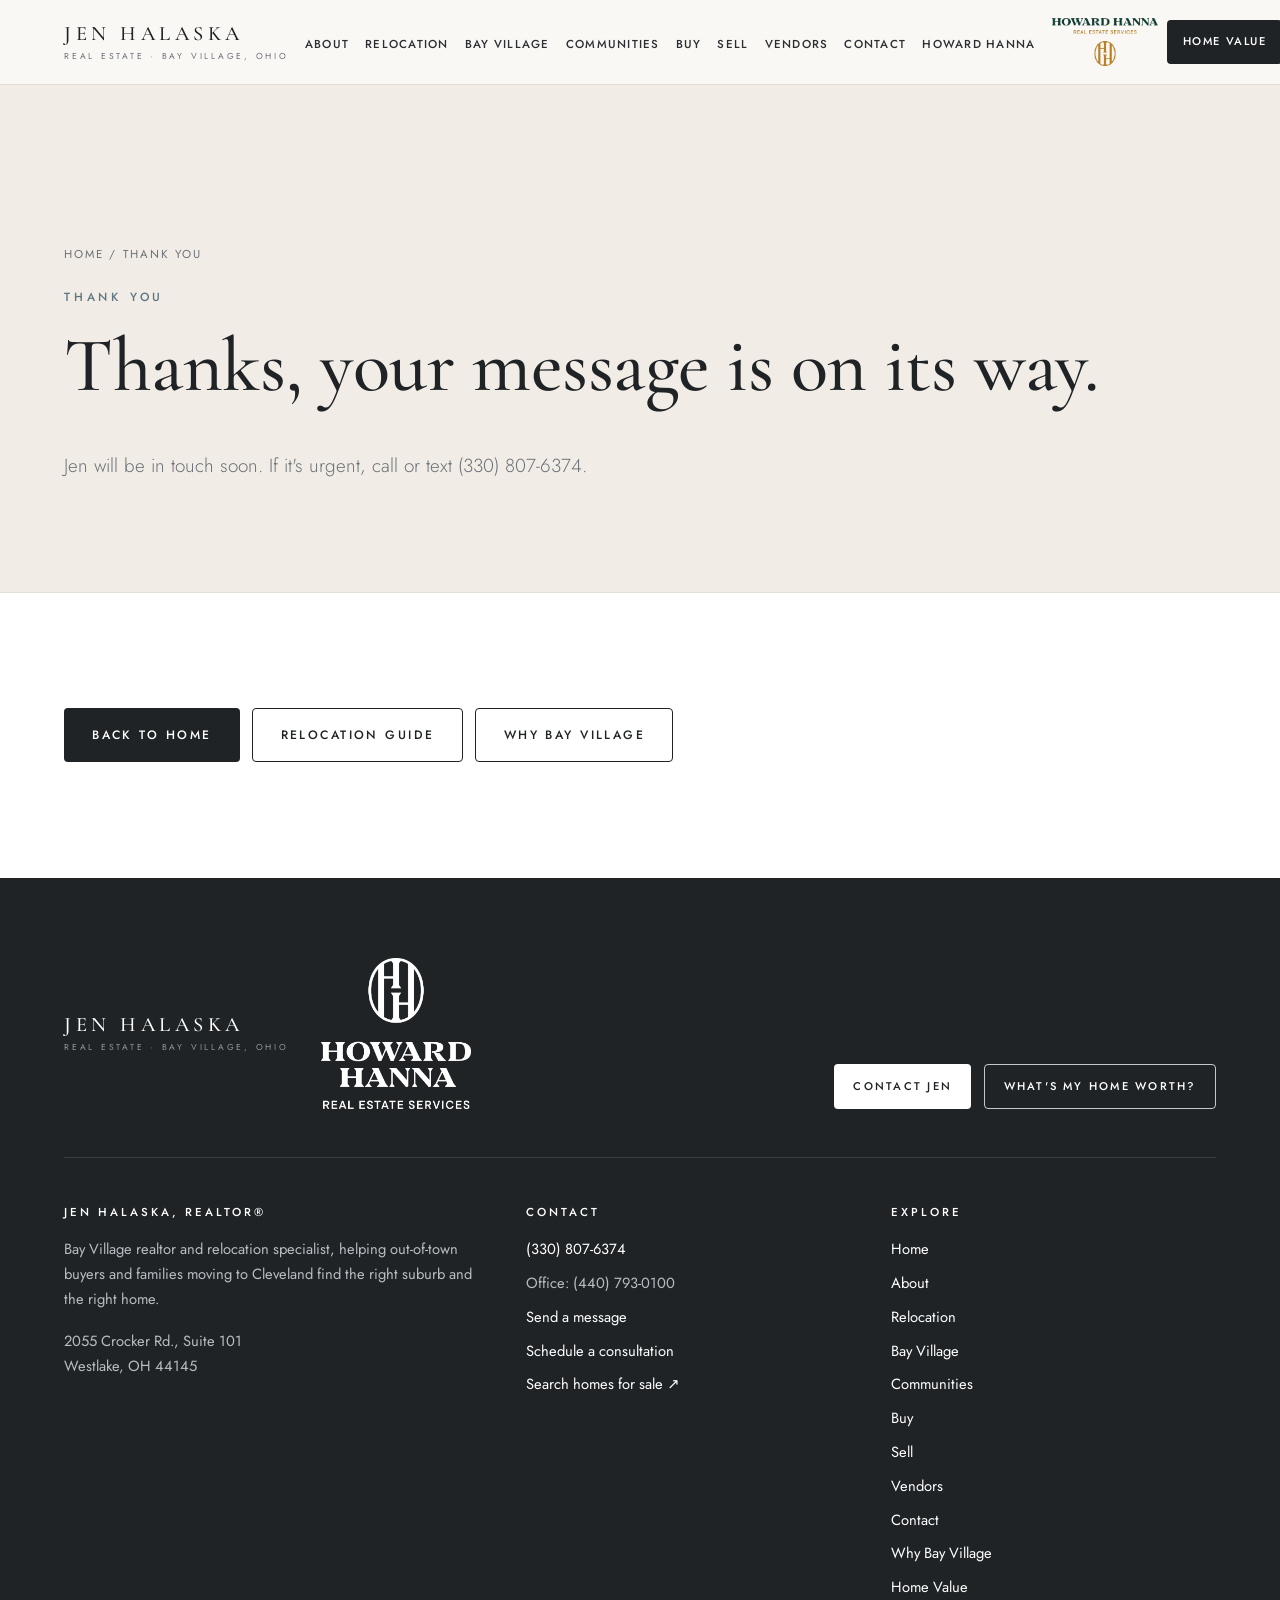
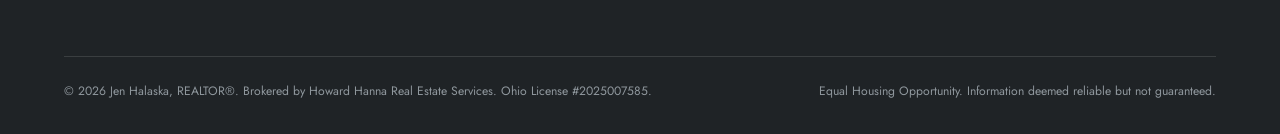
<file: thank-you.html>
<!doctype html>
<html lang="en">
<head>
<meta charset="utf-8">
<meta name="viewport" content="width=device-width, initial-scale=1">
<title>Thank You | Jen Halaska</title>
<meta name="description" content="Thanks for reaching out to Jen Halaska.">
<link rel="canonical" href="https://bayvillageohio.com/thank-you.html">
<meta name="robots" content="noindex, nofollow">
<meta name="theme-color" content="#1f2326">
<meta property="og:type" content="website">
<meta property="og:site_name" content="Jen Halaska Real Estate">
<meta name="author" content="Jen Halaska">
<meta property="og:title" content="Thank You | Jen Halaska">
<meta property="og:description" content="Thanks for reaching out to Jen Halaska.">
<meta property="og:url" content="https://bayvillageohio.com/thank-you.html">
<meta property="og:image" content="https://bayvillageohio.com/assets/img/og-image.jpg">
<meta property="og:image:width" content="1200"><meta property="og:image:height" content="630">
<meta property="og:locale" content="en_US">
<meta name="twitter:card" content="summary_large_image">
<meta name="twitter:title" content="Thank You | Jen Halaska">
<meta name="twitter:description" content="Thanks for reaching out to Jen Halaska.">
<meta name="twitter:image" content="https://bayvillageohio.com/assets/img/og-image.jpg">
<meta name="geo.region" content="US-OH"><meta name="geo.placename" content="Bay Village">
<link rel="icon" href="assets/img/favicon.svg" type="image/svg+xml">

<link rel="preconnect" href="https://fonts.googleapis.com">
<link rel="preconnect" href="https://fonts.gstatic.com" crossorigin>
<link href="https://fonts.googleapis.com/css2?family=Cormorant+Garamond:ital,wght@0,400;0,500;1,400;1,500&family=Jost:wght@300;400;500&display=swap" rel="stylesheet">
<link rel="stylesheet" href="assets/css/styles.css">
<script type="application/ld+json">{"@context": "https://schema.org", "@graph": [{"@type": ["RealEstateAgent", "LocalBusiness"], "@id": "https://bayvillageohio.com/#business", "name": "Jen Halaska, REALTOR®", "alternateName": ["Jennifer Halaska", "Jen Halaska Real Estate"], "description": "Bay Village, Ohio REALTOR® specializing in out-of-town buyers and families relocating to Cleveland: matching newcomers to the right suburb, then the right home.", "url": "https://bayvillageohio.com/", "image": "https://bayvillageohio.com/assets/img/jennifer-halaska-realtor-bay-village.jpg", "logo": "https://bayvillageohio.com/assets/img/favicon.svg", "telephone": "+13308076374", "contactPoint": [{"@type": "ContactPoint", "telephone": "+13308076374", "contactType": "sales", "areaServed": "US-OH", "availableLanguage": "English"}, {"@type": "ContactPoint", "telephone": "+14407930100", "contactType": "office"}], "address": {"@type": "PostalAddress", "streetAddress": "2055 Crocker Rd., Suite 101", "addressLocality": "Westlake", "addressRegion": "OH", "postalCode": "44145", "addressCountry": "US"}, "areaServed": [{"@type": "City", "name": "Bay Village, OH"}, {"@type": "City", "name": "Westlake, OH"}, {"@type": "City", "name": "Rocky River, OH"}, {"@type": "City", "name": "Avon Lake, OH"}, {"@type": "City", "name": "Lakewood, OH"}, {"@type": "City", "name": "Fairview Park, OH"}, {"@type": "City", "name": "North Olmsted, OH"}, {"@type": "City", "name": "Avon, OH"}, {"@type": "City", "name": "Cleveland, OH"}, {"@type": "AdministrativeArea", "name": "Cuyahoga County, OH"}, {"@type": "AdministrativeArea", "name": "Lorain County, OH"}], "employee": {"@id": "https://bayvillageohio.com/#jen"}, "parentOrganization": {"@type": "Organization", "name": "Howard Hanna Real Estate Services"}, "knowsAbout": ["Relocating to Cleveland, Ohio", "Moving to Cleveland", "Best Cleveland suburbs for families", "West side Cleveland suburbs", "Bay Village real estate", "Home valuation"], "sameAs": ["https://jenniferhalaska.howardhanna.com/"]}, {"@type": "Person", "@id": "https://bayvillageohio.com/#jen", "name": "Jen Halaska", "alternateName": "Jennifer Halaska", "jobTitle": "REALTOR®", "url": "https://bayvillageohio.com/about.html", "image": "https://bayvillageohio.com/assets/img/jennifer-halaska-realtor-bay-village.jpg", "telephone": "+13308076374", "homeLocation": {"@type": "Place", "name": "Bay Village, Ohio"}, "worksFor": {"@type": "Organization", "name": "Howard Hanna Real Estate Services"}, "hasCredential": {"@type": "EducationalOccupationalCredential", "credentialCategory": "license", "name": "Ohio Real Estate License", "identifier": "2025007585", "recognizedBy": {"@type": "GovernmentOrganization", "name": "Ohio Department of Commerce, Division of Real Estate & Professional Licensing"}}, "knowsAbout": ["Relocating to Cleveland, Ohio", "Moving to Cleveland", "Best Cleveland suburbs for families", "West side Cleveland suburbs", "Bay Village real estate", "Home valuation"]}, {"@type": "WebSite", "@id": "https://bayvillageohio.com/#website", "url": "https://bayvillageohio.com/", "name": "Jen Halaska | Bay Village & Cleveland Relocation Real Estate", "inLanguage": "en-US", "publisher": {"@id": "https://bayvillageohio.com/#business"}}]}</script>
</head>
<body class="">
<a class="skip" href="#main">Skip to content</a>
<header class="site-header">
 <nav class="container nav" aria-label="Main">
  <a class="wordmark" href="index.html" aria-label="Jen Halaska Real Estate — home"><span class="wm-name">Jen Halaska</span><span class="wm-sub">Real Estate · Bay Village, Ohio</span></a>
  <ul class="nav-links" id="nav-links"><li><a href="about.html">About</a></li><li><a href="relocation.html">Relocation</a></li><li><a href="bay-village.html">Bay Village</a></li><li><a href="areas.html">Communities</a></li><li><a href="buyers.html">Buy</a></li><li><a href="sellers.html">Sell</a></li><li><a href="vendors.html">Vendors</a></li><li><a href="contact.html">Contact</a></li><li><a href="about.html#brokerage">Howard Hanna</a></li></ul>
  <div class="nav-cta">
   <a class="hh-logo hh-logo-header" href="about.html#brokerage"><picture class="hh-logo-dark"><source srcset="assets/img/howard-hanna-logo.webp" type="image/webp"><img src="assets/img/howard-hanna-logo.png" width="2500" height="1129" alt="Howard Hanna Real Estate Services" decoding="async"></picture><picture class="hh-logo-light"><source srcset="assets/img/howard-hanna-logo-white.webp" type="image/webp"><img src="assets/img/howard-hanna-logo-white.png" width="2154" height="2167" alt="Howard Hanna Real Estate Services" decoding="async"></picture></a>
   <a class="btn btn-outline btn-sm" href="tel:+13308076374">(330) 807-6374</a>
   <a class="btn btn-dark btn-sm" href="home-value.html">Home Value</a>
   <button class="menu-btn" aria-expanded="false" aria-controls="nav-links">Menu</button>
  </div>
 </nav>
</header>
<main id="main">
<section class="page-hero"><div class="container"><div class="crumbs"><a href="index.html">Home</a> / Thank you</div><span class="kicker">Thank you</span><h1>Thanks, your message is on its way.</h1><p class="lead">Jen will be in touch soon. If it's urgent, call or text (330) 807-6374.</p></div></section>
<section class="bg-white"><div class="container"><div class="btn-row" style="margin:0"><a class="btn btn-dark" href="index.html">Back to home</a><a class="btn btn-outline" href="relocation.html">Relocation guide</a><a class="btn btn-outline" href="why-bay-village.html">Why Bay Village</a></div></div></section>
</main>
<footer class="site-footer">
 <div class="container">
  <div class="footer-top">
   <div class="footer-brand">
    <a class="wordmark" href="index.html" aria-label="Jen Halaska Real Estate — home"><span class="wm-name">Jen Halaska</span><span class="wm-sub">Real Estate · Bay Village, Ohio</span></a>
    <a class="hh-logo hh-logo-footer" href="about.html#brokerage"><picture class="hh-logo-light"><source srcset="assets/img/howard-hanna-logo-white.webp" type="image/webp"><img src="assets/img/howard-hanna-logo-white.png" width="2154" height="2167" alt="Howard Hanna Real Estate Services" decoding="async"></picture></a>
   </div>
   <div class="btn-row" style="margin:0"><a class="btn btn-white btn-sm" href="contact.html">Contact Jen</a><a class="btn btn-ghost-light btn-sm" href="home-value.html">What's my home worth?</a></div>
  </div>
  <div class="footer-grid">
   <div>
    <h3>Jen Halaska, REALTOR®</h3>
    <p>Bay Village realtor and relocation specialist, helping out-of-town buyers and families moving to Cleveland find the right suburb and the right home.</p>
    <p>2055 Crocker Rd., Suite 101<br>Westlake, OH 44145</p>
   </div>
   <div>
    <h3>Contact</h3>
    <ul>
     <li><a href="tel:+13308076374">(330) 807-6374</a></li>
     <li><a href="tel:+14407930100" style="color:#b7bdc2">Office: (440) 793-0100</a></li>
     <li><a href="contact.html">Send a message</a></li>
     <li><a href="contact.html?topic=Consultation#contact-form">Schedule a consultation</a></li>
     <li><a href="https://jenniferhalaska.howardhanna.com/" target="_blank" rel="noopener">Search homes for sale ↗</a></li>
    </ul>
   </div>
   <div>
    <h3>Explore</h3>
    <ul><li><a href="index.html">Home</a></li><li><a href="about.html">About</a></li><li><a href="relocation.html">Relocation</a></li><li><a href="bay-village.html">Bay Village</a></li><li><a href="areas.html">Communities</a></li><li><a href="buyers.html">Buy</a></li><li><a href="sellers.html">Sell</a></li><li><a href="vendors.html">Vendors</a></li><li><a href="contact.html">Contact</a></li><li><a href="why-bay-village.html">Why Bay Village</a></li><li><a href="home-value.html">Home Value</a></li></ul>
   </div>
  </div>
  <div class="legal">
   <span>© <span id="year">2026</span> Jen Halaska, REALTOR®. Brokered by Howard Hanna Real Estate Services. Ohio License #2025007585.</span>
   <span>Equal Housing Opportunity. Information deemed reliable but not guaranteed.</span>
  </div>
 </div>
</footer>
<script src="assets/js/main.js" defer></script>
</body>
</html>
</file>
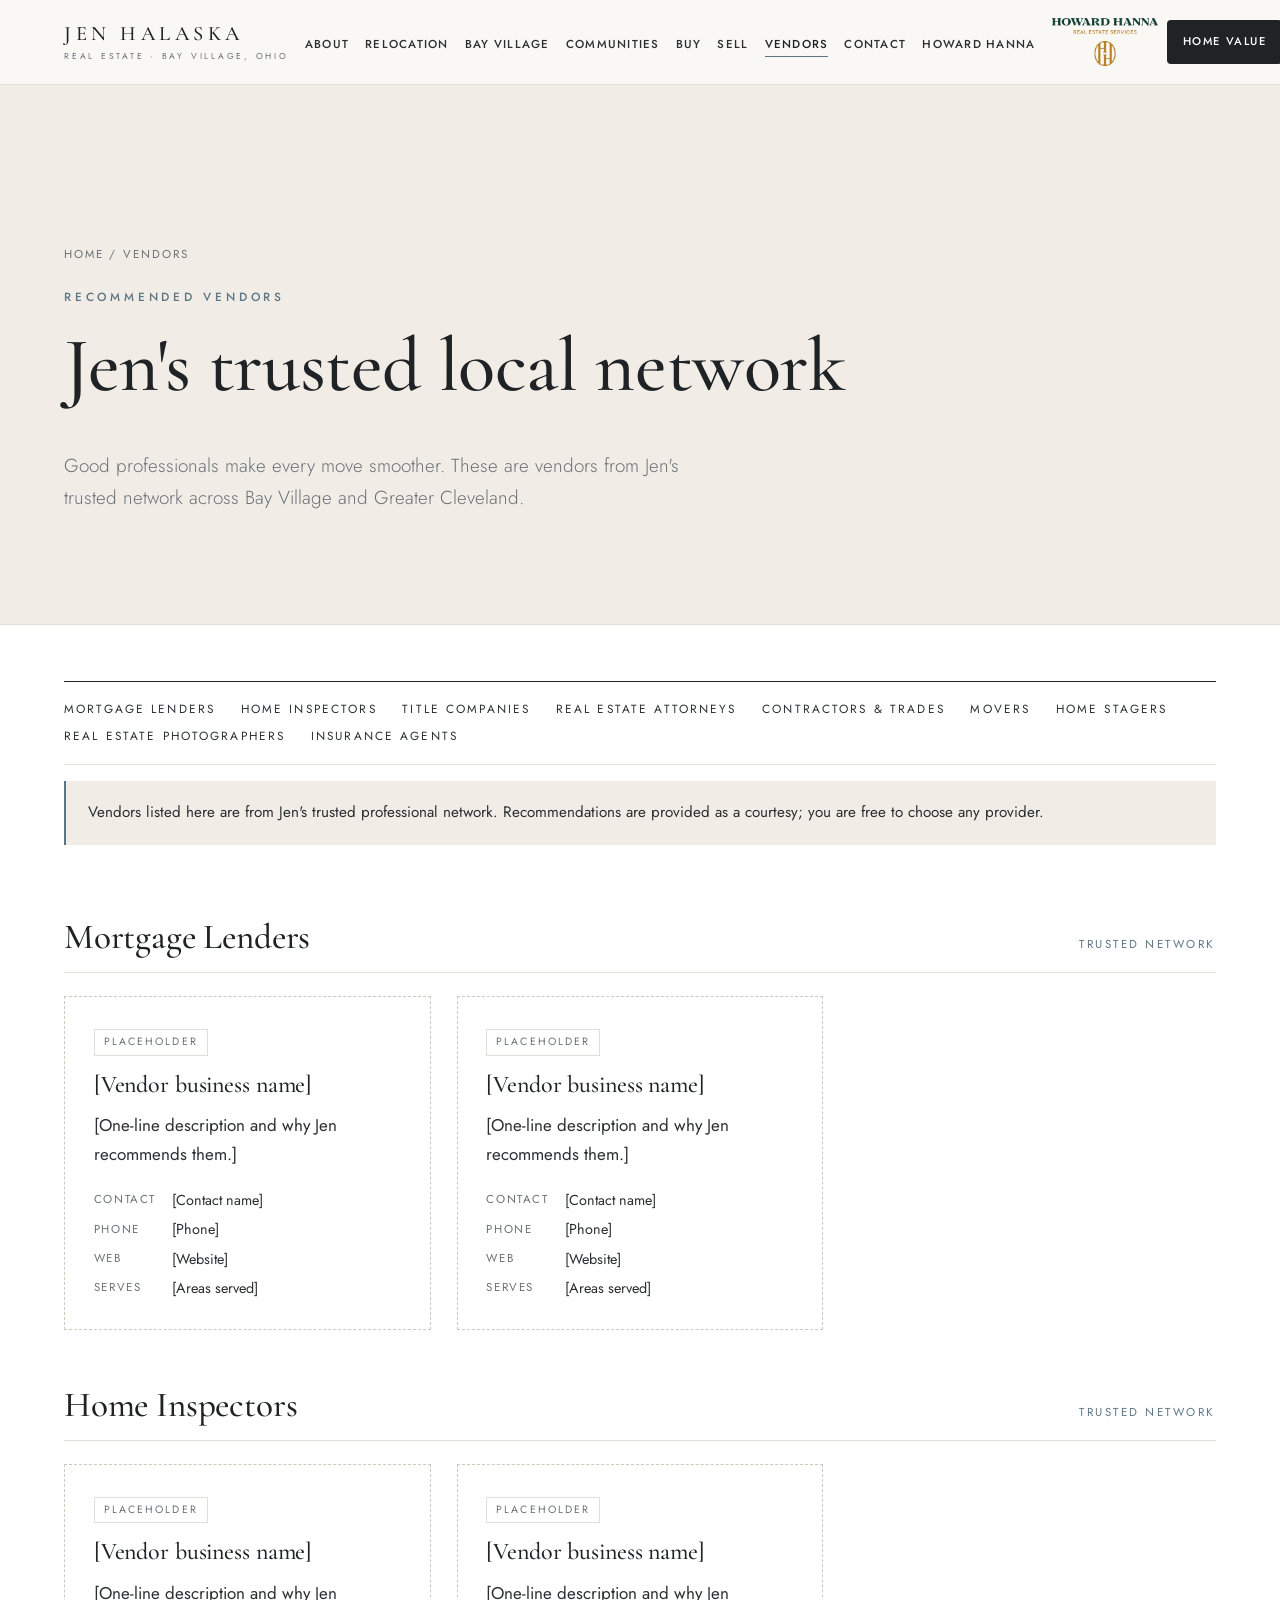
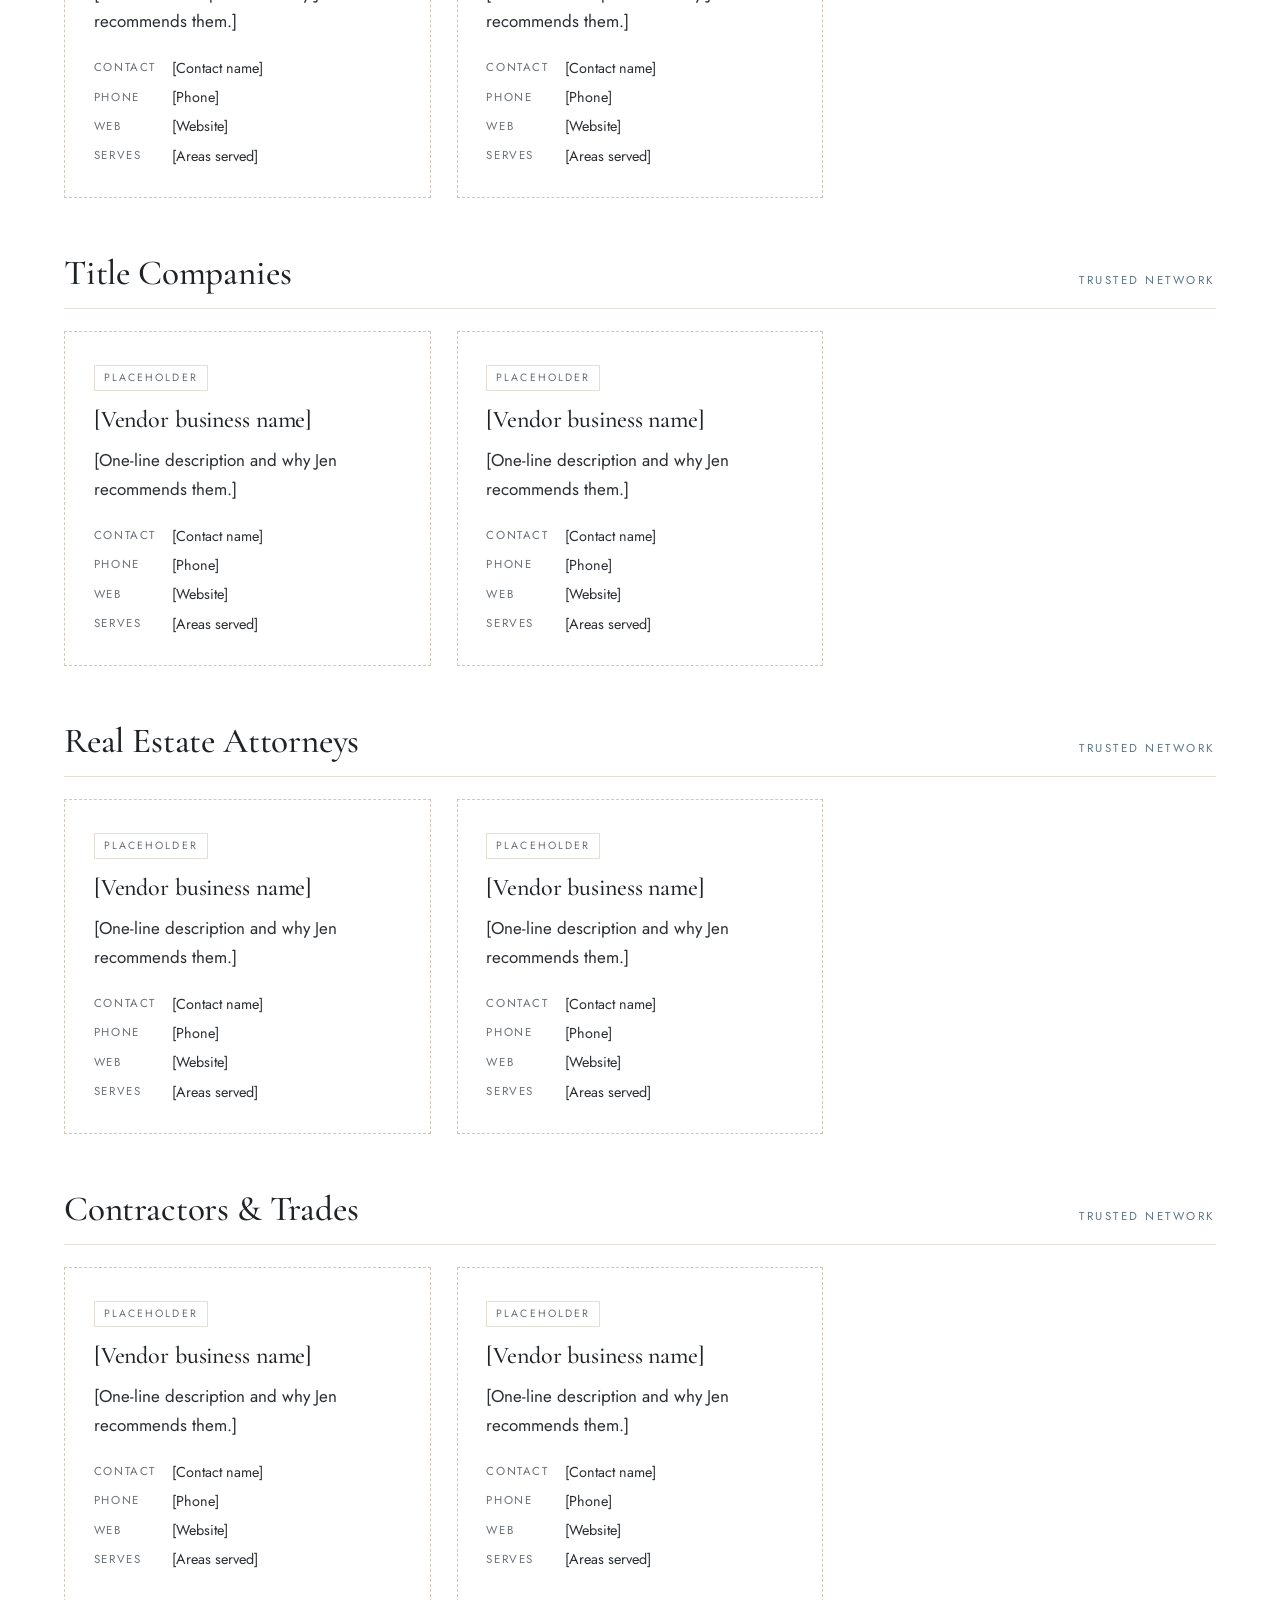
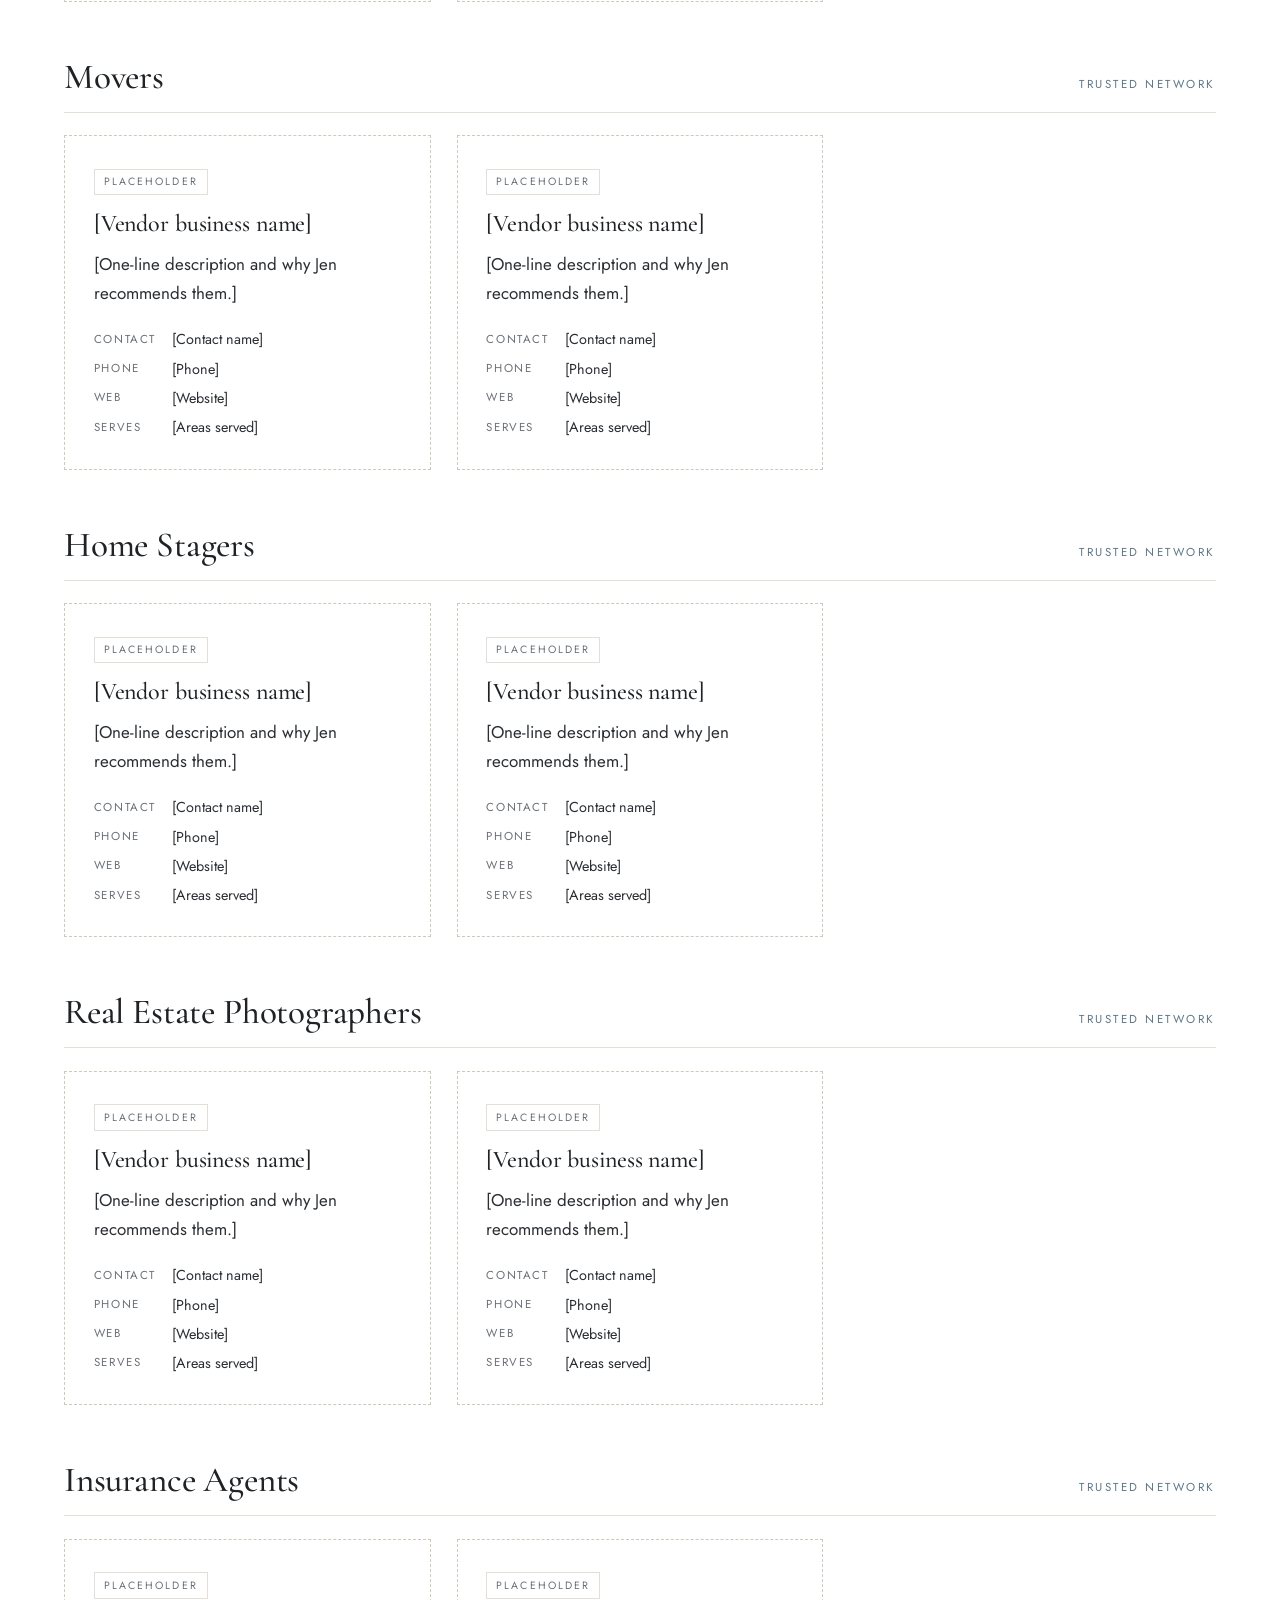
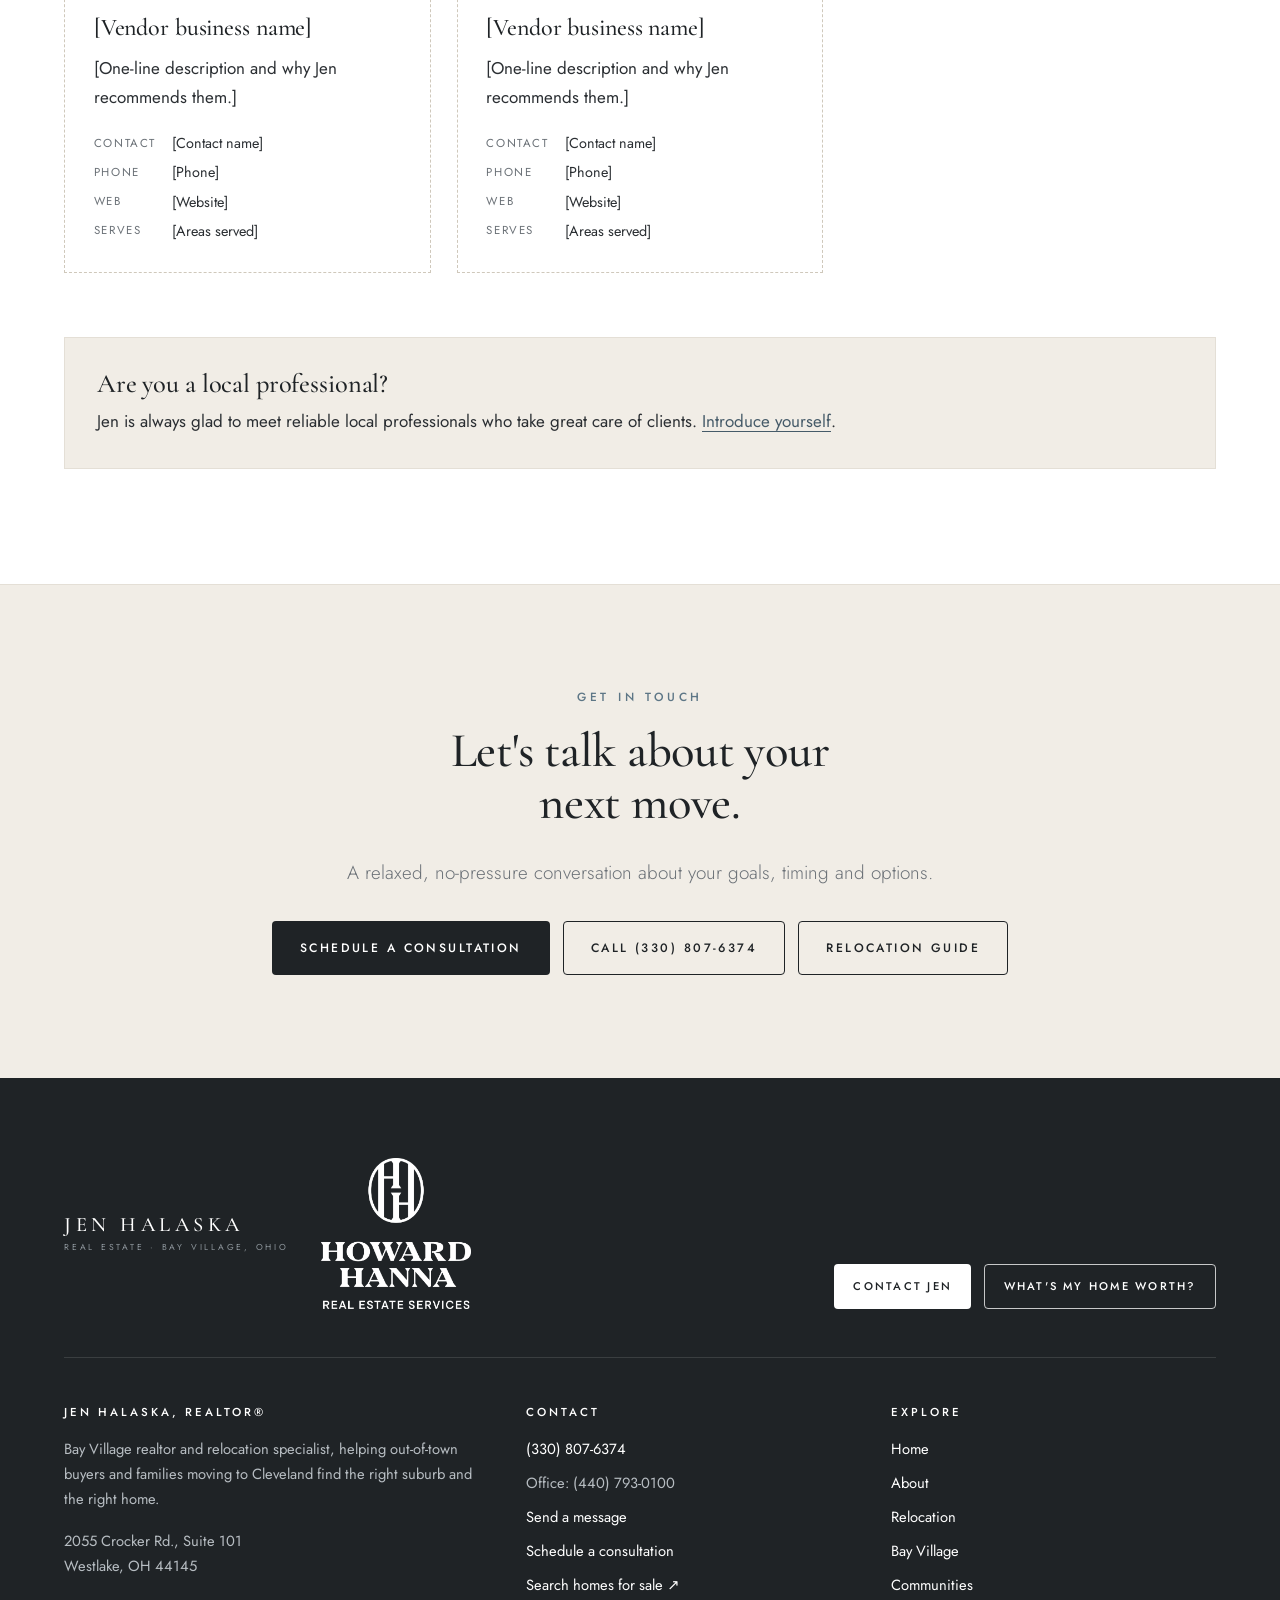
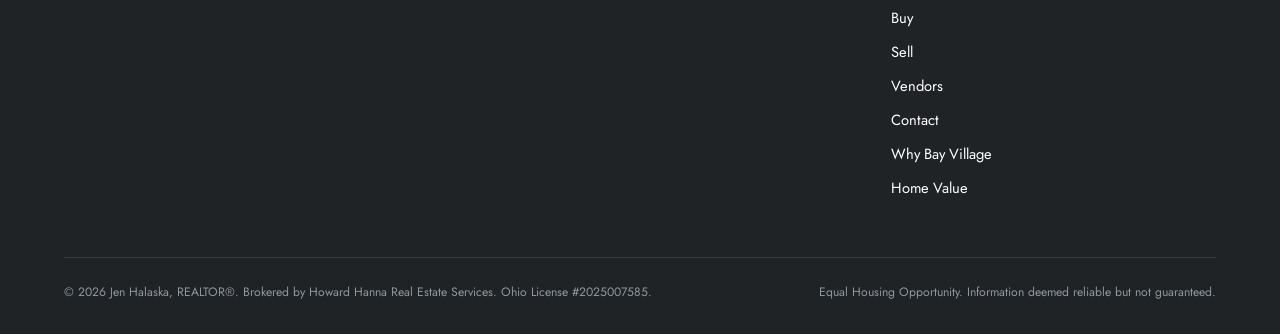
<file: vendors.html>
<!doctype html>
<html lang="en">
<head>
<meta charset="utf-8">
<meta name="viewport" content="width=device-width, initial-scale=1">
<title>Recommended Vendors in Greater Cleveland | Lenders, Inspectors & More | Jen Halaska</title>
<meta name="description" content="Jen Halaska's recommended vendors for Bay Village and Greater Cleveland homeowners: lenders, inspectors, title, attorneys, contractors, movers, stagers, photographers and insurance.">
<link rel="canonical" href="https://bayvillageohio.com/vendors.html">
<meta name="robots" content="index, follow">
<meta name="theme-color" content="#1f2326">
<meta property="og:type" content="website">
<meta property="og:site_name" content="Jen Halaska Real Estate">
<meta name="author" content="Jen Halaska">
<meta property="og:title" content="Recommended Vendors in Greater Cleveland | Lenders, Inspectors & More | Jen Halaska">
<meta property="og:description" content="Jen Halaska's recommended vendors for Bay Village and Greater Cleveland homeowners: lenders, inspectors, title, attorneys, contractors, movers, stagers, photographers and insurance.">
<meta property="og:url" content="https://bayvillageohio.com/vendors.html">
<meta property="og:image" content="https://bayvillageohio.com/assets/img/og-image.jpg">
<meta property="og:image:width" content="1200"><meta property="og:image:height" content="630">
<meta property="og:locale" content="en_US">
<meta name="twitter:card" content="summary_large_image">
<meta name="twitter:title" content="Recommended Vendors in Greater Cleveland | Lenders, Inspectors & More | Jen Halaska">
<meta name="twitter:description" content="Jen Halaska's recommended vendors for Bay Village and Greater Cleveland homeowners: lenders, inspectors, title, attorneys, contractors, movers, stagers, photographers and insurance.">
<meta name="twitter:image" content="https://bayvillageohio.com/assets/img/og-image.jpg">
<meta name="geo.region" content="US-OH"><meta name="geo.placename" content="Bay Village">
<link rel="icon" href="assets/img/favicon.svg" type="image/svg+xml">

<link rel="preconnect" href="https://fonts.googleapis.com">
<link rel="preconnect" href="https://fonts.gstatic.com" crossorigin>
<link href="https://fonts.googleapis.com/css2?family=Cormorant+Garamond:ital,wght@0,400;0,500;1,400;1,500&family=Jost:wght@300;400;500&display=swap" rel="stylesheet">
<link rel="stylesheet" href="assets/css/styles.css">
<script type="application/ld+json">{"@context": "https://schema.org", "@graph": [{"@type": ["RealEstateAgent", "LocalBusiness"], "@id": "https://bayvillageohio.com/#business", "name": "Jen Halaska, REALTOR®", "alternateName": ["Jennifer Halaska", "Jen Halaska Real Estate"], "description": "Bay Village, Ohio REALTOR® specializing in out-of-town buyers and families relocating to Cleveland: matching newcomers to the right suburb, then the right home.", "url": "https://bayvillageohio.com/", "image": "https://bayvillageohio.com/assets/img/jennifer-halaska-realtor-bay-village.jpg", "logo": "https://bayvillageohio.com/assets/img/favicon.svg", "telephone": "+13308076374", "contactPoint": [{"@type": "ContactPoint", "telephone": "+13308076374", "contactType": "sales", "areaServed": "US-OH", "availableLanguage": "English"}, {"@type": "ContactPoint", "telephone": "+14407930100", "contactType": "office"}], "address": {"@type": "PostalAddress", "streetAddress": "2055 Crocker Rd., Suite 101", "addressLocality": "Westlake", "addressRegion": "OH", "postalCode": "44145", "addressCountry": "US"}, "areaServed": [{"@type": "City", "name": "Bay Village, OH"}, {"@type": "City", "name": "Westlake, OH"}, {"@type": "City", "name": "Rocky River, OH"}, {"@type": "City", "name": "Avon Lake, OH"}, {"@type": "City", "name": "Lakewood, OH"}, {"@type": "City", "name": "Fairview Park, OH"}, {"@type": "City", "name": "North Olmsted, OH"}, {"@type": "City", "name": "Avon, OH"}, {"@type": "City", "name": "Cleveland, OH"}, {"@type": "AdministrativeArea", "name": "Cuyahoga County, OH"}, {"@type": "AdministrativeArea", "name": "Lorain County, OH"}], "employee": {"@id": "https://bayvillageohio.com/#jen"}, "parentOrganization": {"@type": "Organization", "name": "Howard Hanna Real Estate Services"}, "knowsAbout": ["Relocating to Cleveland, Ohio", "Moving to Cleveland", "Best Cleveland suburbs for families", "West side Cleveland suburbs", "Bay Village real estate", "Home valuation"], "sameAs": ["https://jenniferhalaska.howardhanna.com/"]}, {"@type": "Person", "@id": "https://bayvillageohio.com/#jen", "name": "Jen Halaska", "alternateName": "Jennifer Halaska", "jobTitle": "REALTOR®", "url": "https://bayvillageohio.com/about.html", "image": "https://bayvillageohio.com/assets/img/jennifer-halaska-realtor-bay-village.jpg", "telephone": "+13308076374", "homeLocation": {"@type": "Place", "name": "Bay Village, Ohio"}, "worksFor": {"@type": "Organization", "name": "Howard Hanna Real Estate Services"}, "hasCredential": {"@type": "EducationalOccupationalCredential", "credentialCategory": "license", "name": "Ohio Real Estate License", "identifier": "2025007585", "recognizedBy": {"@type": "GovernmentOrganization", "name": "Ohio Department of Commerce, Division of Real Estate & Professional Licensing"}}, "knowsAbout": ["Relocating to Cleveland, Ohio", "Moving to Cleveland", "Best Cleveland suburbs for families", "West side Cleveland suburbs", "Bay Village real estate", "Home valuation"]}, {"@type": "WebSite", "@id": "https://bayvillageohio.com/#website", "url": "https://bayvillageohio.com/", "name": "Jen Halaska | Bay Village & Cleveland Relocation Real Estate", "inLanguage": "en-US", "publisher": {"@id": "https://bayvillageohio.com/#business"}}]}</script>
<script type="application/ld+json">{"@context": "https://schema.org", "@type": "BreadcrumbList", "itemListElement": [{"@type": "ListItem", "position": 1, "name": "Home", "item": "https://bayvillageohio.com/"}, {"@type": "ListItem", "position": 2, "name": "Recommended Vendors", "item": "https://bayvillageohio.com/vendors.html"}]}</script>
</head>
<body class="">
<a class="skip" href="#main">Skip to content</a>
<header class="site-header">
 <nav class="container nav" aria-label="Main">
  <a class="wordmark" href="index.html" aria-label="Jen Halaska Real Estate — home"><span class="wm-name">Jen Halaska</span><span class="wm-sub">Real Estate · Bay Village, Ohio</span></a>
  <ul class="nav-links" id="nav-links"><li><a href="about.html">About</a></li><li><a href="relocation.html">Relocation</a></li><li><a href="bay-village.html">Bay Village</a></li><li><a href="areas.html">Communities</a></li><li><a href="buyers.html">Buy</a></li><li><a href="sellers.html">Sell</a></li><li><a href="vendors.html" aria-current="page">Vendors</a></li><li><a href="contact.html">Contact</a></li><li><a href="about.html#brokerage">Howard Hanna</a></li></ul>
  <div class="nav-cta">
   <a class="hh-logo hh-logo-header" href="about.html#brokerage"><picture class="hh-logo-dark"><source srcset="assets/img/howard-hanna-logo.webp" type="image/webp"><img src="assets/img/howard-hanna-logo.png" width="2500" height="1129" alt="Howard Hanna Real Estate Services" decoding="async"></picture><picture class="hh-logo-light"><source srcset="assets/img/howard-hanna-logo-white.webp" type="image/webp"><img src="assets/img/howard-hanna-logo-white.png" width="2154" height="2167" alt="Howard Hanna Real Estate Services" decoding="async"></picture></a>
   <a class="btn btn-outline btn-sm" href="tel:+13308076374">(330) 807-6374</a>
   <a class="btn btn-dark btn-sm" href="home-value.html">Home Value</a>
   <button class="menu-btn" aria-expanded="false" aria-controls="nav-links">Menu</button>
  </div>
 </nav>
</header>
<main id="main">
<section class="page-hero"><div class="container"><div class="crumbs"><a href="index.html">Home</a> / Vendors</div><span class="kicker">Recommended vendors</span><h1>Jen's trusted local network</h1><p class="lead">Good professionals make every move smoother. These are vendors from Jen's trusted network across Bay Village and Greater Cleveland.</p></div></section>
<section class="bg-white" style="padding-top:3.5rem">
 <div class="container">
  <nav class="vendor-nav" aria-label="Vendor categories"><a href="#lenders">Mortgage Lenders</a><a href="#inspectors">Home Inspectors</a><a href="#title">Title Companies</a><a href="#attorneys">Real Estate Attorneys</a><a href="#contractors">Contractors & Trades</a><a href="#movers">Movers</a><a href="#stagers">Home Stagers</a><a href="#photographers">Real Estate Photographers</a><a href="#insurance">Insurance Agents</a></nav>
  <p class="notice">Vendors listed here are from Jen's trusted professional network. Recommendations are provided as a courtesy; you are free to choose any provider. <!-- PLACEHOLDER: confirm disclosure language with the brokerage's compliance team (RESPA / affiliated business disclosures) before publishing. --></p>
  <section class="vendor-cat" id="lenders" aria-labelledby="h-lenders" style="padding-bottom:0"><div class="vc-head"><h2 id="h-lenders">Mortgage Lenders</h2><span>Trusted network</span></div><div class="grid g3"><article class="vendor-card"><!-- PLACEHOLDER: replace with a real vendor from Jen's network (Mortgage Lenders) --><span class="ph">Placeholder</span><h3>[Vendor business name]</h3><p>[One-line description and why Jen recommends them.]</p><dl><dt>Contact</dt><dd>[Contact name]</dd><dt>Phone</dt><dd>[Phone]</dd><dt>Web</dt><dd>[Website]</dd><dt>Serves</dt><dd>[Areas served]</dd></dl></article><article class="vendor-card"><!-- PLACEHOLDER: replace with a real vendor from Jen's network (Mortgage Lenders) --><span class="ph">Placeholder</span><h3>[Vendor business name]</h3><p>[One-line description and why Jen recommends them.]</p><dl><dt>Contact</dt><dd>[Contact name]</dd><dt>Phone</dt><dd>[Phone]</dd><dt>Web</dt><dd>[Website]</dd><dt>Serves</dt><dd>[Areas served]</dd></dl></article></div></section><section class="vendor-cat" id="inspectors" aria-labelledby="h-inspectors" style="padding-bottom:0"><div class="vc-head"><h2 id="h-inspectors">Home Inspectors</h2><span>Trusted network</span></div><div class="grid g3"><article class="vendor-card"><!-- PLACEHOLDER: replace with a real vendor from Jen's network (Home Inspectors) --><span class="ph">Placeholder</span><h3>[Vendor business name]</h3><p>[One-line description and why Jen recommends them.]</p><dl><dt>Contact</dt><dd>[Contact name]</dd><dt>Phone</dt><dd>[Phone]</dd><dt>Web</dt><dd>[Website]</dd><dt>Serves</dt><dd>[Areas served]</dd></dl></article><article class="vendor-card"><!-- PLACEHOLDER: replace with a real vendor from Jen's network (Home Inspectors) --><span class="ph">Placeholder</span><h3>[Vendor business name]</h3><p>[One-line description and why Jen recommends them.]</p><dl><dt>Contact</dt><dd>[Contact name]</dd><dt>Phone</dt><dd>[Phone]</dd><dt>Web</dt><dd>[Website]</dd><dt>Serves</dt><dd>[Areas served]</dd></dl></article></div></section><section class="vendor-cat" id="title" aria-labelledby="h-title" style="padding-bottom:0"><div class="vc-head"><h2 id="h-title">Title Companies</h2><span>Trusted network</span></div><div class="grid g3"><article class="vendor-card"><!-- PLACEHOLDER: replace with a real vendor from Jen's network (Title Companies) --><span class="ph">Placeholder</span><h3>[Vendor business name]</h3><p>[One-line description and why Jen recommends them.]</p><dl><dt>Contact</dt><dd>[Contact name]</dd><dt>Phone</dt><dd>[Phone]</dd><dt>Web</dt><dd>[Website]</dd><dt>Serves</dt><dd>[Areas served]</dd></dl></article><article class="vendor-card"><!-- PLACEHOLDER: replace with a real vendor from Jen's network (Title Companies) --><span class="ph">Placeholder</span><h3>[Vendor business name]</h3><p>[One-line description and why Jen recommends them.]</p><dl><dt>Contact</dt><dd>[Contact name]</dd><dt>Phone</dt><dd>[Phone]</dd><dt>Web</dt><dd>[Website]</dd><dt>Serves</dt><dd>[Areas served]</dd></dl></article></div></section><section class="vendor-cat" id="attorneys" aria-labelledby="h-attorneys" style="padding-bottom:0"><div class="vc-head"><h2 id="h-attorneys">Real Estate Attorneys</h2><span>Trusted network</span></div><div class="grid g3"><article class="vendor-card"><!-- PLACEHOLDER: replace with a real vendor from Jen's network (Real Estate Attorneys) --><span class="ph">Placeholder</span><h3>[Vendor business name]</h3><p>[One-line description and why Jen recommends them.]</p><dl><dt>Contact</dt><dd>[Contact name]</dd><dt>Phone</dt><dd>[Phone]</dd><dt>Web</dt><dd>[Website]</dd><dt>Serves</dt><dd>[Areas served]</dd></dl></article><article class="vendor-card"><!-- PLACEHOLDER: replace with a real vendor from Jen's network (Real Estate Attorneys) --><span class="ph">Placeholder</span><h3>[Vendor business name]</h3><p>[One-line description and why Jen recommends them.]</p><dl><dt>Contact</dt><dd>[Contact name]</dd><dt>Phone</dt><dd>[Phone]</dd><dt>Web</dt><dd>[Website]</dd><dt>Serves</dt><dd>[Areas served]</dd></dl></article></div></section><section class="vendor-cat" id="contractors" aria-labelledby="h-contractors" style="padding-bottom:0"><div class="vc-head"><h2 id="h-contractors">Contractors & Trades</h2><span>Trusted network</span></div><div class="grid g3"><article class="vendor-card"><!-- PLACEHOLDER: replace with a real vendor from Jen's network (Contractors & Trades) --><span class="ph">Placeholder</span><h3>[Vendor business name]</h3><p>[One-line description and why Jen recommends them.]</p><dl><dt>Contact</dt><dd>[Contact name]</dd><dt>Phone</dt><dd>[Phone]</dd><dt>Web</dt><dd>[Website]</dd><dt>Serves</dt><dd>[Areas served]</dd></dl></article><article class="vendor-card"><!-- PLACEHOLDER: replace with a real vendor from Jen's network (Contractors & Trades) --><span class="ph">Placeholder</span><h3>[Vendor business name]</h3><p>[One-line description and why Jen recommends them.]</p><dl><dt>Contact</dt><dd>[Contact name]</dd><dt>Phone</dt><dd>[Phone]</dd><dt>Web</dt><dd>[Website]</dd><dt>Serves</dt><dd>[Areas served]</dd></dl></article></div></section><section class="vendor-cat" id="movers" aria-labelledby="h-movers" style="padding-bottom:0"><div class="vc-head"><h2 id="h-movers">Movers</h2><span>Trusted network</span></div><div class="grid g3"><article class="vendor-card"><!-- PLACEHOLDER: replace with a real vendor from Jen's network (Movers) --><span class="ph">Placeholder</span><h3>[Vendor business name]</h3><p>[One-line description and why Jen recommends them.]</p><dl><dt>Contact</dt><dd>[Contact name]</dd><dt>Phone</dt><dd>[Phone]</dd><dt>Web</dt><dd>[Website]</dd><dt>Serves</dt><dd>[Areas served]</dd></dl></article><article class="vendor-card"><!-- PLACEHOLDER: replace with a real vendor from Jen's network (Movers) --><span class="ph">Placeholder</span><h3>[Vendor business name]</h3><p>[One-line description and why Jen recommends them.]</p><dl><dt>Contact</dt><dd>[Contact name]</dd><dt>Phone</dt><dd>[Phone]</dd><dt>Web</dt><dd>[Website]</dd><dt>Serves</dt><dd>[Areas served]</dd></dl></article></div></section><section class="vendor-cat" id="stagers" aria-labelledby="h-stagers" style="padding-bottom:0"><div class="vc-head"><h2 id="h-stagers">Home Stagers</h2><span>Trusted network</span></div><div class="grid g3"><article class="vendor-card"><!-- PLACEHOLDER: replace with a real vendor from Jen's network (Home Stagers) --><span class="ph">Placeholder</span><h3>[Vendor business name]</h3><p>[One-line description and why Jen recommends them.]</p><dl><dt>Contact</dt><dd>[Contact name]</dd><dt>Phone</dt><dd>[Phone]</dd><dt>Web</dt><dd>[Website]</dd><dt>Serves</dt><dd>[Areas served]</dd></dl></article><article class="vendor-card"><!-- PLACEHOLDER: replace with a real vendor from Jen's network (Home Stagers) --><span class="ph">Placeholder</span><h3>[Vendor business name]</h3><p>[One-line description and why Jen recommends them.]</p><dl><dt>Contact</dt><dd>[Contact name]</dd><dt>Phone</dt><dd>[Phone]</dd><dt>Web</dt><dd>[Website]</dd><dt>Serves</dt><dd>[Areas served]</dd></dl></article></div></section><section class="vendor-cat" id="photographers" aria-labelledby="h-photographers" style="padding-bottom:0"><div class="vc-head"><h2 id="h-photographers">Real Estate Photographers</h2><span>Trusted network</span></div><div class="grid g3"><article class="vendor-card"><!-- PLACEHOLDER: replace with a real vendor from Jen's network (Real Estate Photographers) --><span class="ph">Placeholder</span><h3>[Vendor business name]</h3><p>[One-line description and why Jen recommends them.]</p><dl><dt>Contact</dt><dd>[Contact name]</dd><dt>Phone</dt><dd>[Phone]</dd><dt>Web</dt><dd>[Website]</dd><dt>Serves</dt><dd>[Areas served]</dd></dl></article><article class="vendor-card"><!-- PLACEHOLDER: replace with a real vendor from Jen's network (Real Estate Photographers) --><span class="ph">Placeholder</span><h3>[Vendor business name]</h3><p>[One-line description and why Jen recommends them.]</p><dl><dt>Contact</dt><dd>[Contact name]</dd><dt>Phone</dt><dd>[Phone]</dd><dt>Web</dt><dd>[Website]</dd><dt>Serves</dt><dd>[Areas served]</dd></dl></article></div></section><section class="vendor-cat" id="insurance" aria-labelledby="h-insurance" style="padding-bottom:0"><div class="vc-head"><h2 id="h-insurance">Insurance Agents</h2><span>Trusted network</span></div><div class="grid g3"><article class="vendor-card"><!-- PLACEHOLDER: replace with a real vendor from Jen's network (Insurance Agents) --><span class="ph">Placeholder</span><h3>[Vendor business name]</h3><p>[One-line description and why Jen recommends them.]</p><dl><dt>Contact</dt><dd>[Contact name]</dd><dt>Phone</dt><dd>[Phone]</dd><dt>Web</dt><dd>[Website]</dd><dt>Serves</dt><dd>[Areas served]</dd></dl></article><article class="vendor-card"><!-- PLACEHOLDER: replace with a real vendor from Jen's network (Insurance Agents) --><span class="ph">Placeholder</span><h3>[Vendor business name]</h3><p>[One-line description and why Jen recommends them.]</p><dl><dt>Contact</dt><dd>[Contact name]</dd><dt>Phone</dt><dd>[Phone]</dd><dt>Web</dt><dd>[Website]</dd><dt>Serves</dt><dd>[Areas served]</dd></dl></article></div></section>
  <div class="card" style="margin-top:4rem;background:var(--stone)"><h3>Are you a local professional?</h3><p>Jen is always glad to meet reliable local professionals who take great care of clients. <a href="contact.html?topic=Vendor%20network#contact-form">Introduce yourself</a>.</p></div>
 </div>
</section>
<section class="cta"><div class="container"><span class="kicker">Get in touch</span><h2>Let's talk about your next move.</h2><p class="lead" style="margin-inline:auto">A relaxed, no-pressure conversation about your goals, timing and options.</p>
<div class="btn-row"><a class="btn btn-dark" href="contact.html?topic=Consultation#contact-form">Schedule a consultation</a><a class="btn btn-outline" href="tel:+13308076374">Call (330) 807-6374</a><a class="btn btn-outline" href="relocation.html">Relocation guide</a></div></div></section>
</main>
<footer class="site-footer">
 <div class="container">
  <div class="footer-top">
   <div class="footer-brand">
    <a class="wordmark" href="index.html" aria-label="Jen Halaska Real Estate — home"><span class="wm-name">Jen Halaska</span><span class="wm-sub">Real Estate · Bay Village, Ohio</span></a>
    <a class="hh-logo hh-logo-footer" href="about.html#brokerage"><picture class="hh-logo-light"><source srcset="assets/img/howard-hanna-logo-white.webp" type="image/webp"><img src="assets/img/howard-hanna-logo-white.png" width="2154" height="2167" alt="Howard Hanna Real Estate Services" decoding="async"></picture></a>
   </div>
   <div class="btn-row" style="margin:0"><a class="btn btn-white btn-sm" href="contact.html">Contact Jen</a><a class="btn btn-ghost-light btn-sm" href="home-value.html">What's my home worth?</a></div>
  </div>
  <div class="footer-grid">
   <div>
    <h3>Jen Halaska, REALTOR®</h3>
    <p>Bay Village realtor and relocation specialist, helping out-of-town buyers and families moving to Cleveland find the right suburb and the right home.</p>
    <p>2055 Crocker Rd., Suite 101<br>Westlake, OH 44145</p>
   </div>
   <div>
    <h3>Contact</h3>
    <ul>
     <li><a href="tel:+13308076374">(330) 807-6374</a></li>
     <li><a href="tel:+14407930100" style="color:#b7bdc2">Office: (440) 793-0100</a></li>
     <li><a href="contact.html">Send a message</a></li>
     <li><a href="contact.html?topic=Consultation#contact-form">Schedule a consultation</a></li>
     <li><a href="https://jenniferhalaska.howardhanna.com/" target="_blank" rel="noopener">Search homes for sale ↗</a></li>
    </ul>
   </div>
   <div>
    <h3>Explore</h3>
    <ul><li><a href="index.html">Home</a></li><li><a href="about.html">About</a></li><li><a href="relocation.html">Relocation</a></li><li><a href="bay-village.html">Bay Village</a></li><li><a href="areas.html">Communities</a></li><li><a href="buyers.html">Buy</a></li><li><a href="sellers.html">Sell</a></li><li><a href="vendors.html">Vendors</a></li><li><a href="contact.html">Contact</a></li><li><a href="why-bay-village.html">Why Bay Village</a></li><li><a href="home-value.html">Home Value</a></li></ul>
   </div>
  </div>
  <div class="legal">
   <span>© <span id="year">2026</span> Jen Halaska, REALTOR®. Brokered by Howard Hanna Real Estate Services. Ohio License #2025007585.</span>
   <span>Equal Housing Opportunity. Information deemed reliable but not guaranteed.</span>
  </div>
 </div>
</footer>
<script src="assets/js/main.js" defer></script>
</body>
</html>
</file>
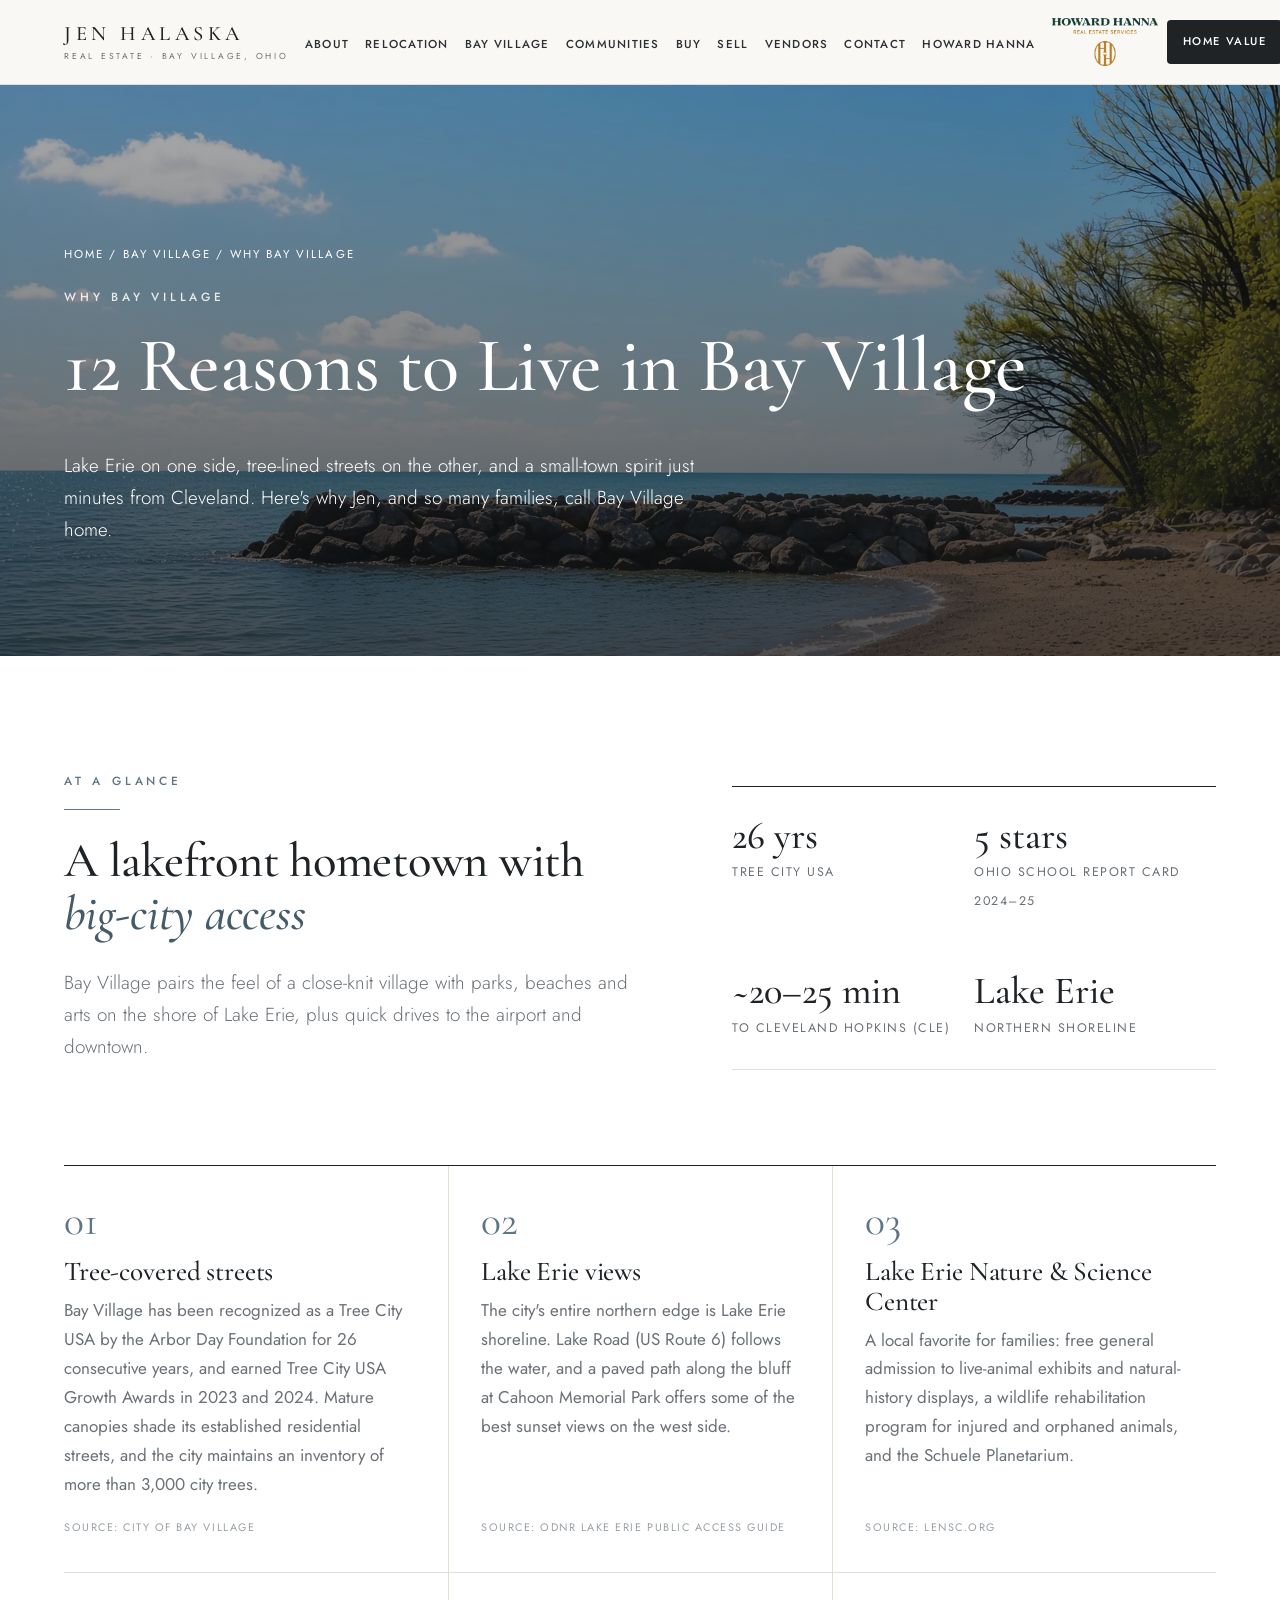
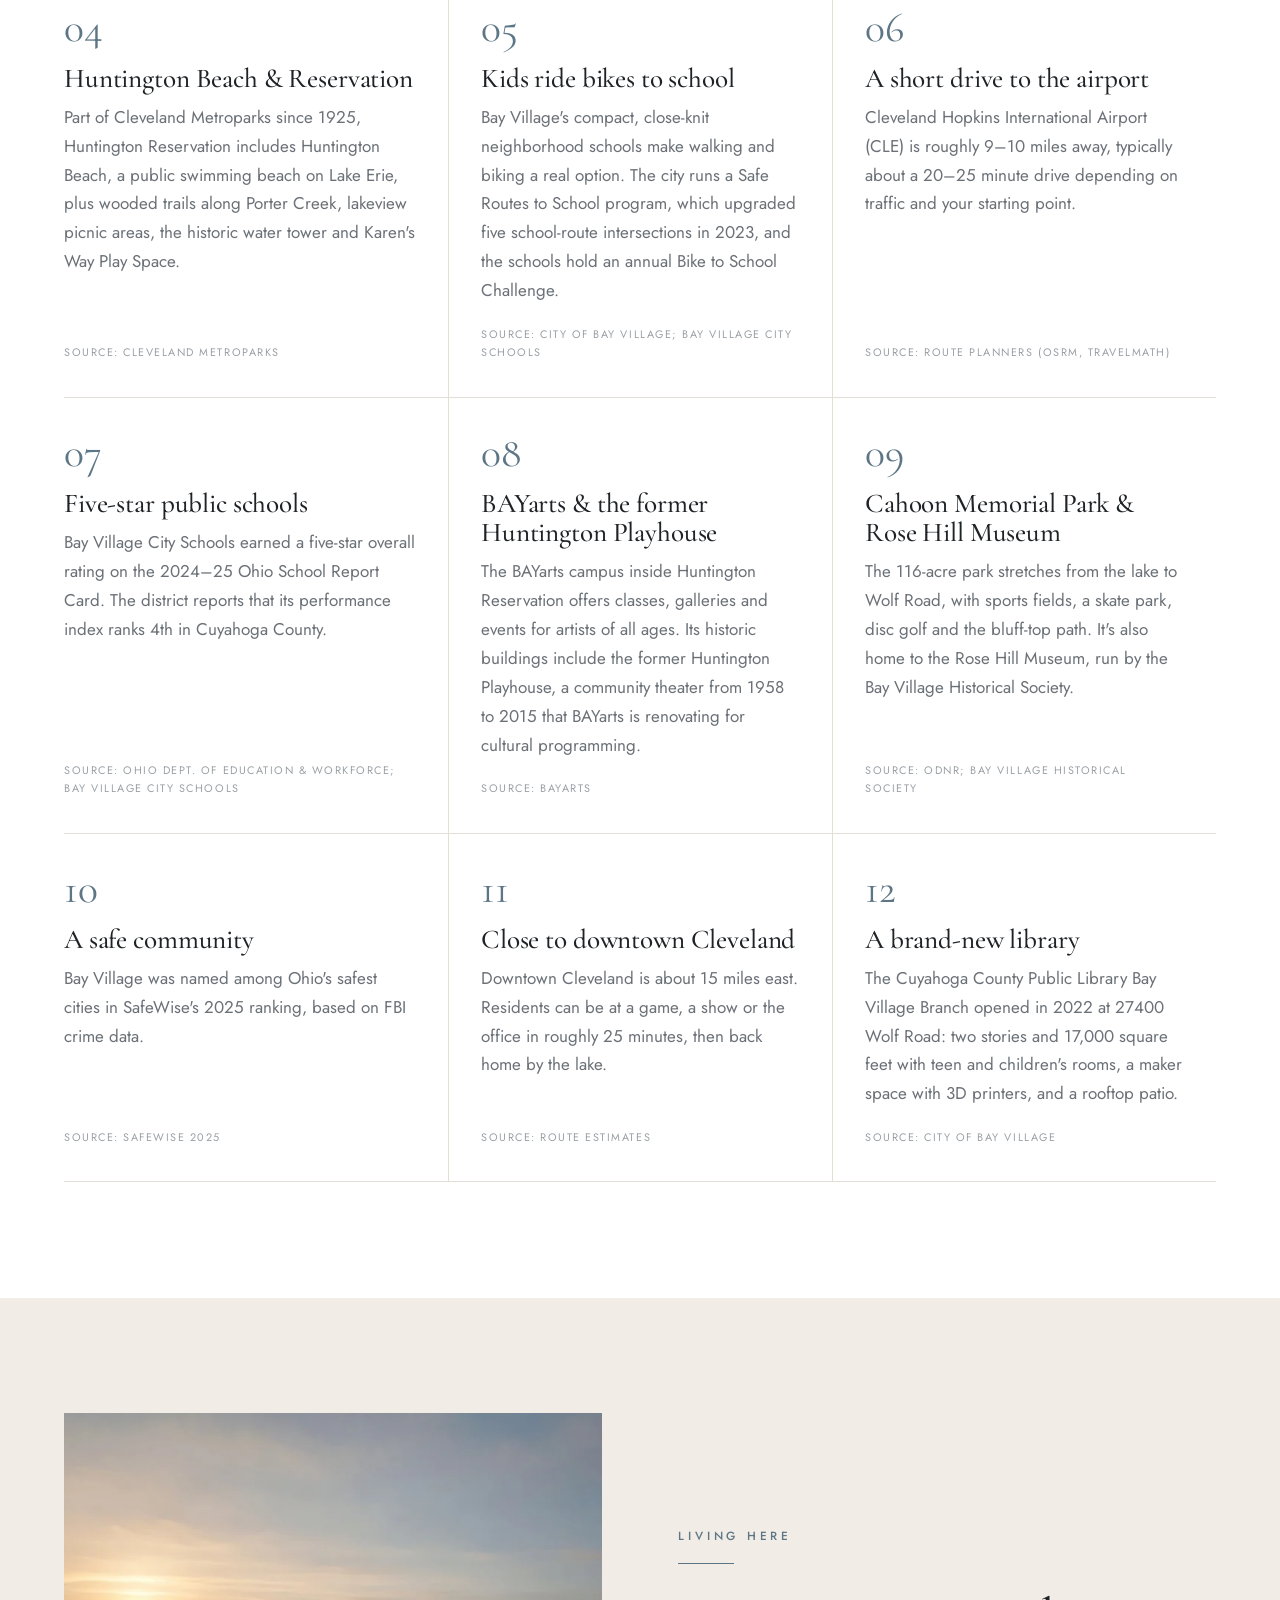
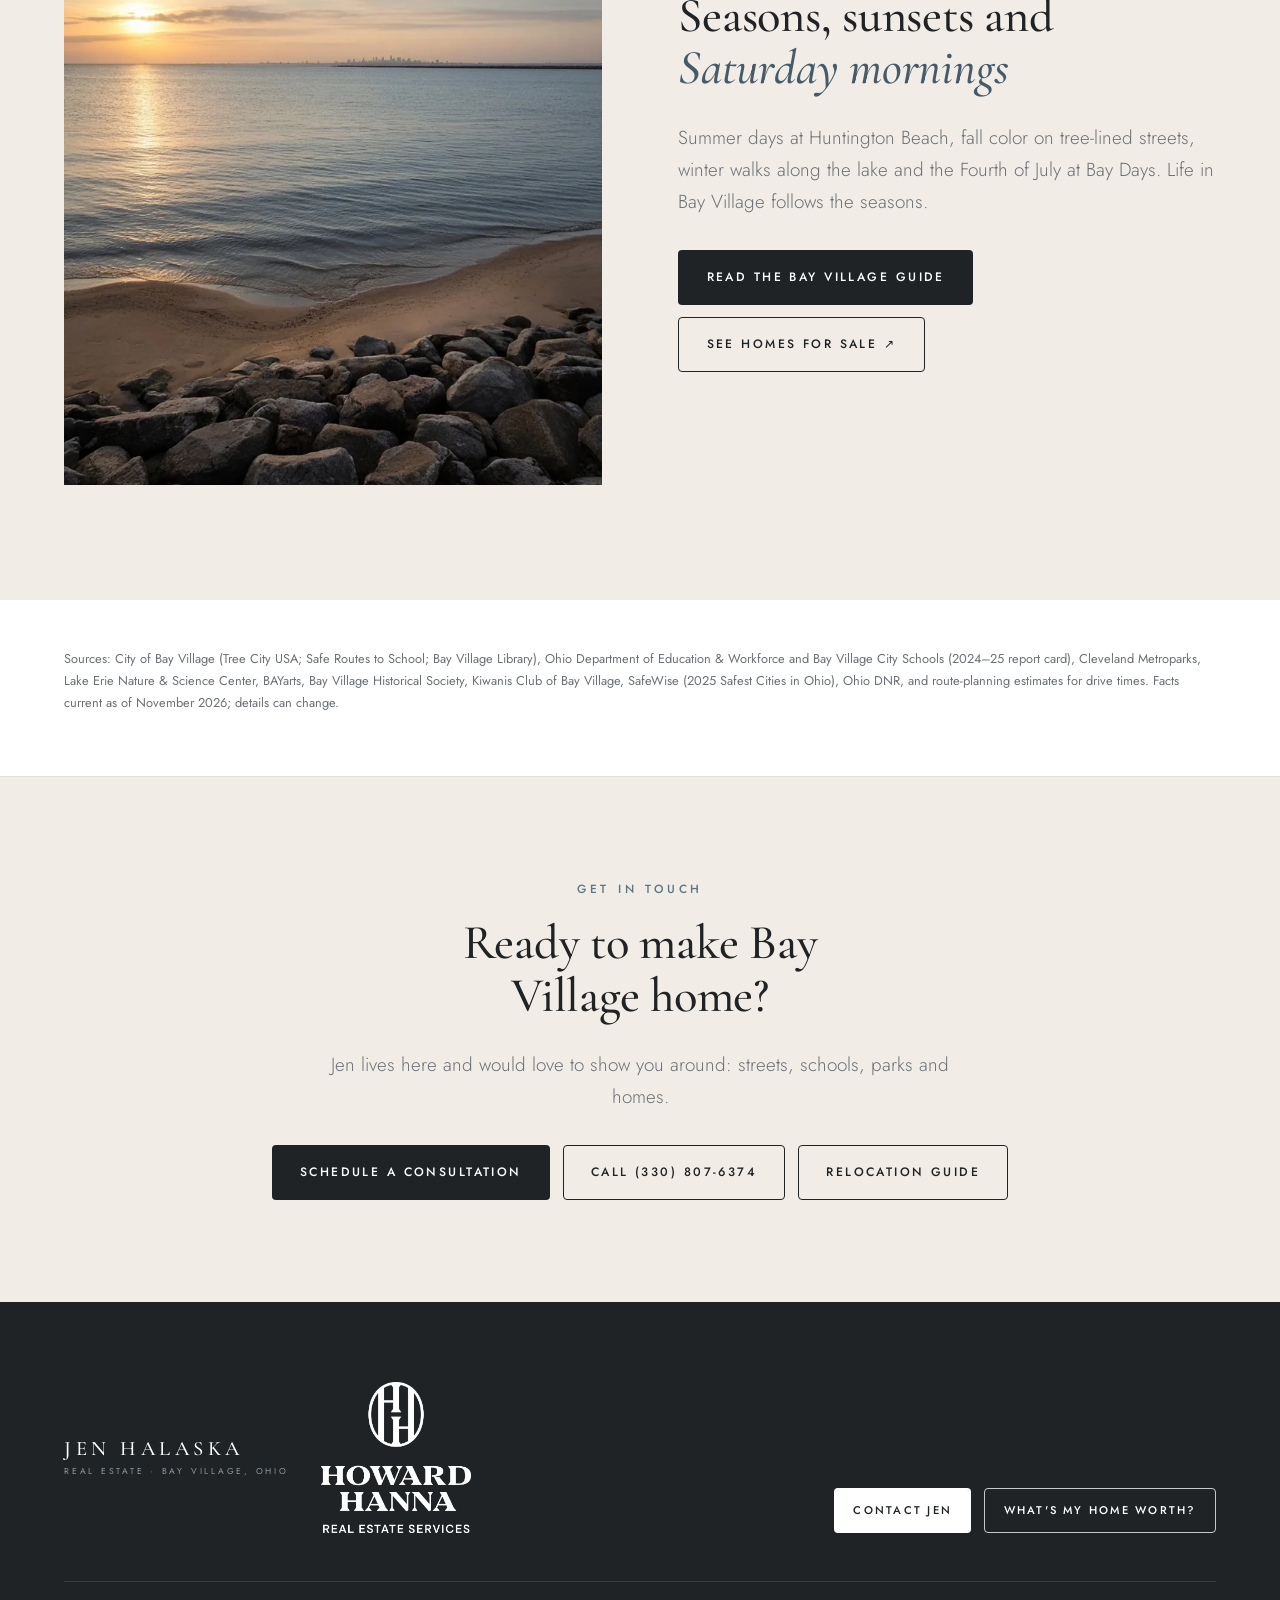
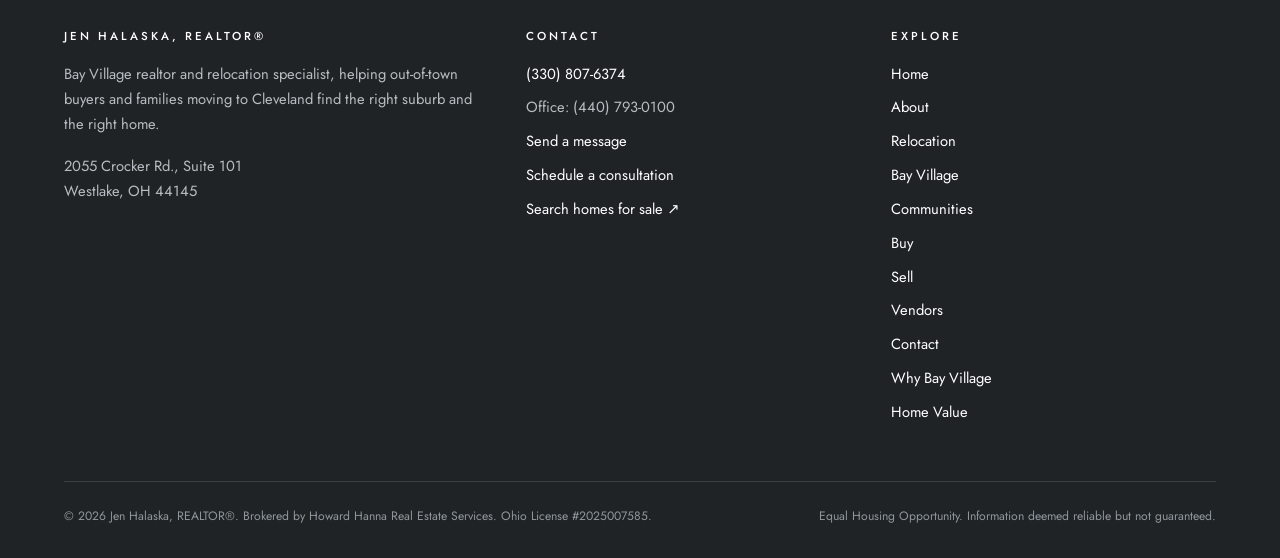
<file: why-bay-village.html>
<!doctype html>
<html lang="en">
<head>
<meta charset="utf-8">
<meta name="viewport" content="width=device-width, initial-scale=1">
<title>12 Reasons to Live in Bay Village | Jen Halaska</title>
<meta name="description" content="12 reasons to live in Bay Village, Ohio: tree-lined streets, Lake Erie views, Huntington Beach, the Nature &amp; Science Center, five-star schools, kids biking to school and a short drive to Cleveland Hopkins Airport.">
<link rel="canonical" href="https://bayvillageohio.com/why-bay-village.html">
<meta name="robots" content="index, follow">
<meta name="theme-color" content="#1f2326">
<meta property="og:type" content="website">
<meta property="og:site_name" content="Jen Halaska Real Estate">
<meta name="author" content="Jen Halaska">
<meta property="og:title" content="12 Reasons to Live in Bay Village | Jen Halaska">
<meta property="og:description" content="12 reasons to live in Bay Village, Ohio: tree-lined streets, Lake Erie views, Huntington Beach, the Nature &amp; Science Center, five-star schools, kids biking to school and a short drive to Cleveland Hopkins Airport.">
<meta property="og:url" content="https://bayvillageohio.com/why-bay-village.html">
<meta property="og:image" content="https://bayvillageohio.com/assets/img/og-image.jpg">
<meta property="og:image:width" content="1200"><meta property="og:image:height" content="630">
<meta property="og:locale" content="en_US">
<meta name="twitter:card" content="summary_large_image">
<meta name="twitter:title" content="12 Reasons to Live in Bay Village | Jen Halaska">
<meta name="twitter:description" content="12 reasons to live in Bay Village, Ohio: tree-lined streets, Lake Erie views, Huntington Beach, the Nature &amp; Science Center, five-star schools, kids biking to school and a short drive to Cleveland Hopkins Airport.">
<meta name="twitter:image" content="https://bayvillageohio.com/assets/img/og-image.jpg">
<meta name="geo.region" content="US-OH"><meta name="geo.placename" content="Bay Village">
<link rel="icon" href="assets/img/favicon.svg" type="image/svg+xml">
<link rel="preload" as="image" href="assets/img/hero-lake-erie-daylight.webp" type="image/webp" fetchpriority="high">
<link rel="preconnect" href="https://fonts.googleapis.com">
<link rel="preconnect" href="https://fonts.gstatic.com" crossorigin>
<link href="https://fonts.googleapis.com/css2?family=Cormorant+Garamond:ital,wght@0,400;0,500;1,400;1,500&family=Jost:wght@300;400;500&display=swap" rel="stylesheet">
<link rel="stylesheet" href="assets/css/styles.css">
<script type="application/ld+json">{"@context": "https://schema.org", "@graph": [{"@type": ["RealEstateAgent", "LocalBusiness"], "@id": "https://bayvillageohio.com/#business", "name": "Jen Halaska, REALTOR®", "alternateName": ["Jennifer Halaska", "Jen Halaska Real Estate"], "description": "Bay Village, Ohio REALTOR® specializing in out-of-town buyers and families relocating to Cleveland: matching newcomers to the right suburb, then the right home.", "url": "https://bayvillageohio.com/", "image": "https://bayvillageohio.com/assets/img/jennifer-halaska-realtor-bay-village.jpg", "logo": "https://bayvillageohio.com/assets/img/favicon.svg", "telephone": "+13308076374", "contactPoint": [{"@type": "ContactPoint", "telephone": "+13308076374", "contactType": "sales", "areaServed": "US-OH", "availableLanguage": "English"}, {"@type": "ContactPoint", "telephone": "+14407930100", "contactType": "office"}], "address": {"@type": "PostalAddress", "streetAddress": "2055 Crocker Rd., Suite 101", "addressLocality": "Westlake", "addressRegion": "OH", "postalCode": "44145", "addressCountry": "US"}, "areaServed": [{"@type": "City", "name": "Bay Village, OH"}, {"@type": "City", "name": "Westlake, OH"}, {"@type": "City", "name": "Rocky River, OH"}, {"@type": "City", "name": "Avon Lake, OH"}, {"@type": "City", "name": "Lakewood, OH"}, {"@type": "City", "name": "Fairview Park, OH"}, {"@type": "City", "name": "North Olmsted, OH"}, {"@type": "City", "name": "Avon, OH"}, {"@type": "City", "name": "Cleveland, OH"}, {"@type": "AdministrativeArea", "name": "Cuyahoga County, OH"}, {"@type": "AdministrativeArea", "name": "Lorain County, OH"}], "employee": {"@id": "https://bayvillageohio.com/#jen"}, "parentOrganization": {"@type": "Organization", "name": "Howard Hanna Real Estate Services"}, "knowsAbout": ["Relocating to Cleveland, Ohio", "Moving to Cleveland", "Best Cleveland suburbs for families", "West side Cleveland suburbs", "Bay Village real estate", "Home valuation"], "sameAs": ["https://jenniferhalaska.howardhanna.com/"]}, {"@type": "Person", "@id": "https://bayvillageohio.com/#jen", "name": "Jen Halaska", "alternateName": "Jennifer Halaska", "jobTitle": "REALTOR®", "url": "https://bayvillageohio.com/about.html", "image": "https://bayvillageohio.com/assets/img/jennifer-halaska-realtor-bay-village.jpg", "telephone": "+13308076374", "homeLocation": {"@type": "Place", "name": "Bay Village, Ohio"}, "worksFor": {"@type": "Organization", "name": "Howard Hanna Real Estate Services"}, "hasCredential": {"@type": "EducationalOccupationalCredential", "credentialCategory": "license", "name": "Ohio Real Estate License", "identifier": "2025007585", "recognizedBy": {"@type": "GovernmentOrganization", "name": "Ohio Department of Commerce, Division of Real Estate & Professional Licensing"}}, "knowsAbout": ["Relocating to Cleveland, Ohio", "Moving to Cleveland", "Best Cleveland suburbs for families", "West side Cleveland suburbs", "Bay Village real estate", "Home valuation"]}, {"@type": "WebSite", "@id": "https://bayvillageohio.com/#website", "url": "https://bayvillageohio.com/", "name": "Jen Halaska | Bay Village & Cleveland Relocation Real Estate", "inLanguage": "en-US", "publisher": {"@id": "https://bayvillageohio.com/#business"}}]}</script>
<script type="application/ld+json">{"@context": "https://schema.org", "@type": "ItemList", "name": "12 Reasons to Live in Bay Village", "itemListElement": [{"@type": "ListItem", "position": 1, "name": "Tree-covered streets"}, {"@type": "ListItem", "position": 2, "name": "Lake Erie views"}, {"@type": "ListItem", "position": 3, "name": "Lake Erie Nature & Science Center"}, {"@type": "ListItem", "position": 4, "name": "Huntington Beach & Reservation"}, {"@type": "ListItem", "position": 5, "name": "Kids ride bikes to school"}, {"@type": "ListItem", "position": 6, "name": "A short drive to the airport"}, {"@type": "ListItem", "position": 7, "name": "Five-star public schools"}, {"@type": "ListItem", "position": 8, "name": "BAYarts & the former Huntington Playhouse"}, {"@type": "ListItem", "position": 9, "name": "Cahoon Memorial Park & Rose Hill Museum"}, {"@type": "ListItem", "position": 10, "name": "A safe community"}, {"@type": "ListItem", "position": 11, "name": "Close to downtown Cleveland"}, {"@type": "ListItem", "position": 12, "name": "A brand-new library"}]}</script>
</head>
<body class="">
<a class="skip" href="#main">Skip to content</a>
<header class="site-header">
 <nav class="container nav" aria-label="Main">
  <a class="wordmark" href="index.html" aria-label="Jen Halaska Real Estate — home"><span class="wm-name">Jen Halaska</span><span class="wm-sub">Real Estate · Bay Village, Ohio</span></a>
  <ul class="nav-links" id="nav-links"><li><a href="about.html">About</a></li><li><a href="relocation.html">Relocation</a></li><li><a href="bay-village.html">Bay Village</a></li><li><a href="areas.html">Communities</a></li><li><a href="buyers.html">Buy</a></li><li><a href="sellers.html">Sell</a></li><li><a href="vendors.html">Vendors</a></li><li><a href="contact.html">Contact</a></li><li><a href="about.html#brokerage">Howard Hanna</a></li></ul>
  <div class="nav-cta">
   <a class="hh-logo hh-logo-header" href="about.html#brokerage"><picture class="hh-logo-dark"><source srcset="assets/img/howard-hanna-logo.webp" type="image/webp"><img src="assets/img/howard-hanna-logo.png" width="2500" height="1129" alt="Howard Hanna Real Estate Services" decoding="async"></picture><picture class="hh-logo-light"><source srcset="assets/img/howard-hanna-logo-white.webp" type="image/webp"><img src="assets/img/howard-hanna-logo-white.png" width="2154" height="2167" alt="Howard Hanna Real Estate Services" decoding="async"></picture></a>
   <a class="btn btn-outline btn-sm" href="tel:+13308076374">(330) 807-6374</a>
   <a class="btn btn-dark btn-sm" href="home-value.html">Home Value</a>
   <button class="menu-btn" aria-expanded="false" aria-controls="nav-links">Menu</button>
  </div>
 </nav>
</header>
<main id="main">
<section class="page-hero has-img"><picture><source srcset="assets/img/hero-lake-erie-daylight.webp" type="image/webp"><img class="ph-img" src="assets/img/hero-lake-erie-daylight.jpg" width="2400" height="1400" alt="Sunlit Lake Erie shoreline with a rocky breakwall and sandy beach" fetchpriority="high" decoding="async"></picture><div class="container"><div class="crumbs"><a href="index.html">Home</a> / <a href="bay-village.html">Bay Village</a> / Why Bay Village</div><span class="kicker">Why Bay Village</span><h1>12 Reasons to Live in Bay Village</h1><p class="lead">Lake Erie on one side, tree-lined streets on the other, and a small-town spirit just minutes from Cleveland. Here's why Jen, and so many families, call Bay Village home.</p></div></section>
<section class="bg-white" style="padding-bottom:3rem">
 <div class="container split wide-left">
  <div>
   <span class="kicker">At a glance</span><div class="rule"></div>
   <h2>A lakefront hometown with <em>big-city access</em></h2>
   <p class="lead">Bay Village pairs the feel of a close-knit village with parks, beaches and arts on the shore of Lake Erie, plus quick drives to the airport and downtown.</p>
  </div>
  <div class="facts" style="grid-template-columns:repeat(2,1fr);margin:0">
   <div class="fact"><b>26 yrs</b><span>Tree City USA</span></div>
   <div class="fact"><b>5 stars</b><span>Ohio School Report Card 2024–25</span></div>
   <div class="fact"><b>~20–25 min</b><span>To Cleveland Hopkins (CLE)</span></div>
   <div class="fact"><b>Lake Erie</b><span>Northern shoreline</span></div>
  </div>
 </div>
</section>
<section class="bg-white" style="padding-top:2rem">
 <div class="container"><div class="reasons"><article class="reason"><span class="num">01</span><h3>Tree-covered streets</h3><p>Bay Village has been recognized as a Tree City USA by the Arbor Day Foundation for 26 consecutive years, and earned Tree City USA Growth Awards in 2023 and 2024. Mature canopies shade its established residential streets, and the city maintains an inventory of more than 3,000 city trees.</p><span class="src">Source: City of Bay Village</span></article><article class="reason"><span class="num">02</span><h3>Lake Erie views</h3><p>The city's entire northern edge is Lake Erie shoreline. Lake Road (US Route 6) follows the water, and a paved path along the bluff at Cahoon Memorial Park offers some of the best sunset views on the west side.</p><span class="src">Source: ODNR Lake Erie public access guide</span></article><article class="reason"><span class="num">03</span><h3>Lake Erie Nature &amp; Science Center</h3><p>A local favorite for families: free general admission to live-animal exhibits and natural-history displays, a wildlife rehabilitation program for injured and orphaned animals, and the Schuele Planetarium.</p><span class="src">Source: lensc.org</span></article><article class="reason"><span class="num">04</span><h3>Huntington Beach &amp; Reservation</h3><p>Part of Cleveland Metroparks since 1925, Huntington Reservation includes Huntington Beach, a public swimming beach on Lake Erie, plus wooded trails along Porter Creek, lakeview picnic areas, the historic water tower and Karen's Way Play Space.</p><span class="src">Source: Cleveland Metroparks</span></article><article class="reason"><span class="num">05</span><h3>Kids ride bikes to school</h3><p>Bay Village's compact, close-knit neighborhood schools make walking and biking a real option. The city runs a Safe Routes to School program, which upgraded five school-route intersections in 2023, and the schools hold an annual Bike to School Challenge.</p><span class="src">Source: City of Bay Village; Bay Village City Schools</span></article><article class="reason"><span class="num">06</span><h3>A short drive to the airport</h3><p>Cleveland Hopkins International Airport (CLE) is roughly 9–10 miles away, typically about a 20–25 minute drive depending on traffic and your starting point.</p><span class="src">Source: Route planners (OSRM, Travelmath)</span></article><article class="reason"><span class="num">07</span><h3>Five-star public schools</h3><p>Bay Village City Schools earned a five-star overall rating on the 2024–25 Ohio School Report Card. The district reports that its performance index ranks 4th in Cuyahoga County.</p><span class="src">Source: Ohio Dept. of Education &amp; Workforce; Bay Village City Schools</span></article><article class="reason"><span class="num">08</span><h3>BAYarts &amp; the former Huntington Playhouse</h3><p>The BAYarts campus inside Huntington Reservation offers classes, galleries and events for artists of all ages. Its historic buildings include the former Huntington Playhouse, a community theater from 1958 to 2015 that BAYarts is renovating for cultural programming.</p><span class="src">Source: BAYarts</span></article><article class="reason"><span class="num">09</span><h3>Cahoon Memorial Park &amp; Rose Hill Museum</h3><p>The 116-acre park stretches from the lake to Wolf Road, with sports fields, a skate park, disc golf and the bluff-top path. It's also home to the Rose Hill Museum, run by the Bay Village Historical Society.</p><span class="src">Source: ODNR; Bay Village Historical Society</span></article><article class="reason"><span class="num">10</span><h3>A safe community</h3><p>Bay Village was named among Ohio's safest cities in SafeWise's 2025 ranking, based on FBI crime data.</p><span class="src">Source: SafeWise 2025</span></article><article class="reason"><span class="num">11</span><h3>Close to downtown Cleveland</h3><p>Downtown Cleveland is about 15 miles east. Residents can be at a game, a show or the office in roughly 25 minutes, then back home by the lake.</p><span class="src">Source: Route estimates</span></article><article class="reason"><span class="num">12</span><h3>A brand-new library</h3><p>The Cuyahoga County Public Library Bay Village Branch opened in 2022 at 27400 Wolf Road: two stories and 17,000 square feet with teen and children's rooms, a maker space with 3D printers, and a rooftop patio.</p><span class="src">Source: City of Bay Village</span></article></div></div>
</section>
<section class="bg-stone">
 <div class="container split">
  <figure style="margin:0" class="portrait"><picture><source srcset="assets/img/card-bay-village.webp" type="image/webp"><img class="" src="assets/img/card-bay-village.jpg" width="720" height="920" alt="Sunrise over Lake Erie from a sandy beach in Bay Village, with the Cleveland skyline on the horizon" loading="lazy" decoding="async"></picture></figure>
  <div>
   <span class="kicker">Living here</span><div class="rule"></div>
   <h2>Seasons, sunsets and <em>Saturday mornings</em></h2>
   <p class="lead">Summer days at Huntington Beach, fall color on tree-lined streets, winter walks along the lake and the Fourth of July at Bay Days. Life in Bay Village follows the seasons.</p>
   <div class="btn-row"><a class="btn btn-dark" href="bay-village.html">Read the Bay Village guide</a><a class="btn btn-outline" href="https://jenniferhalaska.howardhanna.com/" target="_blank" rel="noopener">See homes for sale ↗</a></div>
  </div>
 </div>
</section>
<section class="bg-white" style="padding:3rem 0">
 <div class="container"><p class="source">Sources: City of Bay Village (Tree City USA; Safe Routes to School; Bay Village Library), Ohio Department of Education &amp; Workforce and Bay Village City Schools (2024–25 report card), Cleveland Metroparks, Lake Erie Nature &amp; Science Center, BAYarts, Bay Village Historical Society, Kiwanis Club of Bay Village, SafeWise (2025 Safest Cities in Ohio), Ohio DNR, and route-planning estimates for drive times. Facts current as of November 2026; details can change.</p></div>
</section>
<section class="cta"><div class="container"><span class="kicker">Get in touch</span><h2>Ready to make Bay Village home?</h2><p class="lead" style="margin-inline:auto">Jen lives here and would love to show you around: streets, schools, parks and homes.</p>
<div class="btn-row"><a class="btn btn-dark" href="contact.html?topic=Consultation#contact-form">Schedule a consultation</a><a class="btn btn-outline" href="tel:+13308076374">Call (330) 807-6374</a><a class="btn btn-outline" href="relocation.html">Relocation guide</a></div></div></section>
</main>
<footer class="site-footer">
 <div class="container">
  <div class="footer-top">
   <div class="footer-brand">
    <a class="wordmark" href="index.html" aria-label="Jen Halaska Real Estate — home"><span class="wm-name">Jen Halaska</span><span class="wm-sub">Real Estate · Bay Village, Ohio</span></a>
    <a class="hh-logo hh-logo-footer" href="about.html#brokerage"><picture class="hh-logo-light"><source srcset="assets/img/howard-hanna-logo-white.webp" type="image/webp"><img src="assets/img/howard-hanna-logo-white.png" width="2154" height="2167" alt="Howard Hanna Real Estate Services" decoding="async"></picture></a>
   </div>
   <div class="btn-row" style="margin:0"><a class="btn btn-white btn-sm" href="contact.html">Contact Jen</a><a class="btn btn-ghost-light btn-sm" href="home-value.html">What's my home worth?</a></div>
  </div>
  <div class="footer-grid">
   <div>
    <h3>Jen Halaska, REALTOR®</h3>
    <p>Bay Village realtor and relocation specialist, helping out-of-town buyers and families moving to Cleveland find the right suburb and the right home.</p>
    <p>2055 Crocker Rd., Suite 101<br>Westlake, OH 44145</p>
   </div>
   <div>
    <h3>Contact</h3>
    <ul>
     <li><a href="tel:+13308076374">(330) 807-6374</a></li>
     <li><a href="tel:+14407930100" style="color:#b7bdc2">Office: (440) 793-0100</a></li>
     <li><a href="contact.html">Send a message</a></li>
     <li><a href="contact.html?topic=Consultation#contact-form">Schedule a consultation</a></li>
     <li><a href="https://jenniferhalaska.howardhanna.com/" target="_blank" rel="noopener">Search homes for sale ↗</a></li>
    </ul>
   </div>
   <div>
    <h3>Explore</h3>
    <ul><li><a href="index.html">Home</a></li><li><a href="about.html">About</a></li><li><a href="relocation.html">Relocation</a></li><li><a href="bay-village.html">Bay Village</a></li><li><a href="areas.html">Communities</a></li><li><a href="buyers.html">Buy</a></li><li><a href="sellers.html">Sell</a></li><li><a href="vendors.html">Vendors</a></li><li><a href="contact.html">Contact</a></li><li><a href="why-bay-village.html">Why Bay Village</a></li><li><a href="home-value.html">Home Value</a></li></ul>
   </div>
  </div>
  <div class="legal">
   <span>© <span id="year">2026</span> Jen Halaska, REALTOR®. Brokered by Howard Hanna Real Estate Services. Ohio License #2025007585.</span>
   <span>Equal Housing Opportunity. Information deemed reliable but not guaranteed.</span>
  </div>
 </div>
</footer>
<script src="assets/js/main.js" defer></script>
</body>
</html>
</file>
<file: assets/css/styles.css>
/* Jennifer Halaska — boutique real estate brand
   Palette: warm white, charcoal, lake blue-gray accent */
:root{
  --paper:#faf8f4; --stone:#f1ede6; --line:#e4dfd6; --char:#1f2326; --char-2:#2c3135; --ink:#2b2f33; --muted:#6b7177;
  --lake:#5d7686; --lake-d:#465b69; --lake-l:#dfe6ea; --white:#fff;
  --serif:"Cormorant Garamond",Georgia,serif; --sans:"Jost",system-ui,-apple-system,"Segoe UI",Roboto,Arial,sans-serif;
  --max:1240px; --r:4px;
}
*{box-sizing:border-box}
html{scroll-behavior:smooth}
body{margin:0;font-family:var(--sans);font-weight:400;color:var(--ink);background:var(--paper);line-height:1.7;font-size:17px;-webkit-font-smoothing:antialiased}
img{max-width:100%;height:auto;display:block}
a{color:var(--lake-d);text-underline-offset:4px;text-decoration-thickness:1px}
a:hover{color:var(--char)}
:focus-visible{outline:2px solid var(--lake);outline-offset:3px}
h1,h2,h3{font-family:var(--serif);font-weight:500;line-height:1.08;color:var(--char);margin:0 0 .55em;letter-spacing:-.005em}
h1{font-size:clamp(2.8rem,6vw,5.4rem)}
h2{font-size:clamp(2.1rem,3.8vw,3.4rem)}
h3{font-size:1.65rem}
h2 em,h1 em{font-style:italic;color:var(--lake-d)}
p{margin:0 0 1.15em}
.container{width:min(var(--max),90vw);margin-inline:auto}
.narrow{max-width:760px}
.kicker{display:block;font-size:.74rem;letter-spacing:.32em;text-transform:uppercase;color:var(--lake);font-weight:500;margin-bottom:1.1rem}
.lead{font-size:1.18rem;color:var(--muted);max-width:60ch;font-weight:300}
.skip{position:absolute;left:-999px;top:0;background:var(--char);color:#fff;padding:.6rem 1rem;z-index:100}
.skip:focus{left:1rem}
.rule{width:56px;height:1px;background:var(--lake);margin:0 0 1.6rem}
.center{text-align:center}.center .rule{margin-inline:auto}.center .lead{margin-inline:auto}

/* Header */
.site-header{position:sticky;top:0;z-index:50;background:rgba(250,248,244,.96);backdrop-filter:blur(10px);border-bottom:1px solid var(--line);transition:background .3s ease,border-color .3s ease}
.nav{display:flex;align-items:center;justify-content:space-between;gap:1.5rem;min-height:84px}
.wordmark{text-decoration:none;color:var(--char);display:flex;flex-direction:column;line-height:1}
.wordmark .wm-name{white-space:nowrap;font-family:var(--serif);font-size:1.4rem;letter-spacing:.24em;text-transform:uppercase;font-weight:500}
.wordmark .wm-sub{white-space:nowrap;font-size:.58rem;letter-spacing:.36em;text-transform:uppercase;color:var(--muted);margin-top:.45rem}
.nav-links{display:flex;gap:1.4rem;list-style:none;margin:0;padding:0}
.nav-links a{white-space:nowrap;text-decoration:none;color:var(--ink);font-size:.78rem;letter-spacing:.16em;text-transform:uppercase;font-weight:500;padding:.3rem 0;border-bottom:1px solid transparent}
.nav-links a:hover,.nav-links a[aria-current="page"]{border-bottom-color:var(--lake);color:var(--char)}
.nav-cta{display:flex;gap:.6rem;align-items:center}
.menu-btn{display:none;background:none;border:1px solid var(--line);padding:.5rem .8rem;font:inherit;font-size:.8rem;letter-spacing:.14em;text-transform:uppercase;cursor:pointer;color:var(--char)}
/* transparent header over home hero */
.home .site-header{position:fixed;left:0;right:0;background:transparent;border-color:transparent;backdrop-filter:none}
.home .site-header .wordmark,.home .site-header .nav-links a{color:#fff}
.home .site-header .wordmark .wm-sub{color:rgba(255,255,255,.75)}
.home .site-header .btn-outline{color:#fff;border-color:rgba(255,255,255,.7)}
.home .site-header.scrolled{background:rgba(250,248,244,.97);border-color:var(--line);backdrop-filter:blur(10px)}
.home .site-header.scrolled .wordmark,.home .site-header.scrolled .nav-links a{color:var(--char)}
.home .site-header.scrolled .wordmark .wm-sub{color:var(--muted)}
.home .site-header.scrolled .btn-outline{color:var(--char);border-color:var(--char)}
@media (max-width:1240px){.nav-cta .btn-outline{display:none}}
@media (max-width:1100px){
  .menu-btn{display:inline-flex}
  .nav-links{position:absolute;top:84px;left:0;right:0;background:var(--paper);flex-direction:column;padding:1.2rem 5vw 1.6rem;border-bottom:1px solid var(--line);display:none;gap:1rem}
  .nav-links.open{display:flex}
  .home .site-header .nav-links a{color:var(--char)}
  .nav-cta .btn-outline{display:none}
}

/* Buttons */
.btn{white-space:nowrap;display:inline-flex;align-items:center;justify-content:center;gap:.6rem;padding:1rem 1.7rem;font-family:var(--sans);font-size:.76rem;letter-spacing:.2em;text-transform:uppercase;font-weight:500;text-decoration:none;border:1px solid transparent;border-radius:var(--r);cursor:pointer;transition:background .25s ease,color .25s ease,border-color .25s ease,transform .15s ease}
.btn:active{transform:scale(.98)}
.btn-dark{background:var(--char);color:#fff}.btn-dark:hover{background:var(--lake-d);color:#fff}
.btn-lake{background:var(--lake);color:#fff}.btn-lake:hover{background:var(--lake-d);color:#fff}
.btn-white{background:#fff;color:var(--char)}.btn-white:hover{background:var(--lake-l);color:var(--char)}
.btn-outline{border-color:var(--char);color:var(--char);background:transparent}.btn-outline:hover{background:var(--char);color:#fff}
.btn-ghost-light{border-color:rgba(255,255,255,.75);color:#fff}.btn-ghost-light:hover{background:#fff;color:var(--char)}
.btn-sm{padding:.75rem 1.15rem;font-size:.7rem}
.btn-row{display:flex;flex-wrap:wrap;gap:.8rem;margin-top:2rem}
.link-arrow{font-size:.76rem;letter-spacing:.2em;text-transform:uppercase;font-weight:500;text-decoration:none;color:var(--char);border-bottom:1px solid var(--char);padding-bottom:.2rem}
.link-arrow:hover{color:var(--lake-d);border-color:var(--lake-d)}

/* Hero */
.hero{position:relative;min-height:100vh;min-height:max(680px,100svh);display:flex;align-items:flex-end;color:#fff;overflow:hidden;background:var(--char)}
.hero picture,.hero .hero-img{position:absolute;inset:0;width:100%;height:100%}
.hero .hero-img{object-fit:cover;object-position:center 55%}
.hero::after{content:"";position:absolute;inset:0;background:linear-gradient(180deg,rgba(16,22,28,.55) 0%,rgba(16,22,28,0) 22%),linear-gradient(90deg,rgba(16,22,28,.72) 0%,rgba(16,22,28,.5) 38%,rgba(16,22,28,.12) 66%,rgba(16,22,28,0) 85%),linear-gradient(0deg,rgba(16,22,28,.45) 0%,rgba(16,22,28,0) 40%)}
.hero h1,.hero .lead,.hero .kicker{text-shadow:0 1px 18px rgba(10,14,18,.35)}
.hero-inner{position:relative;z-index:2;padding:140px 0 clamp(4rem,9vh,7rem)}
.hero h1{color:#fff;max-width:17ch;font-weight:400;font-size:clamp(2.8rem,5.4vw,4.8rem)}
.hero .kicker{color:rgba(255,255,255,.85)}
.hero .lead{color:rgba(255,255,255,.88);font-size:1.25rem}
/* Page hero (image) */
.page-hero{position:relative;padding:clamp(7rem,14vw,10rem) 0 clamp(3.5rem,7vw,5.5rem);background:var(--stone);border-bottom:1px solid var(--line)}
.page-hero.has-img{color:#fff;background:var(--char);border:0;overflow:hidden}
.page-hero.has-img picture,.page-hero.has-img .ph-img{position:absolute;inset:0;width:100%;height:100%}
.page-hero.has-img .ph-img{object-fit:cover}
.page-hero.has-img::after{content:"";position:absolute;inset:0;background:linear-gradient(180deg,rgba(20,22,24,.35),rgba(20,22,24,.7))}
.page-hero .container{position:relative;z-index:2}
.page-hero.has-img h1,.page-hero.has-img .lead,.page-hero.has-img .crumbs a,.page-hero.has-img .crumbs{color:#fff}
.page-hero.has-img .kicker{color:rgba(255,255,255,.85)}
.crumbs{font-size:.72rem;letter-spacing:.18em;text-transform:uppercase;color:var(--muted);margin-bottom:1.4rem}
.crumbs a{color:inherit;text-decoration:none}

/* Sections */
section{padding:clamp(4.5rem,9vw,8rem) 0}
.bg-stone{background:var(--stone)}
.bg-white{background:#fff}
.bg-char{background:var(--char);color:#d9dcde}
.bg-char h2,.bg-char h3{color:#fff}.bg-char .lead{color:#b9bfc4}.bg-char .kicker{color:#a9bccb}
.split{display:grid;grid-template-columns:1fr 1fr;gap:clamp(2.5rem,6vw,6rem);align-items:center}
.split.wide-left{grid-template-columns:1.1fr .9fr}
@media (max-width:900px){.split,.split.wide-left{grid-template-columns:1fr}}
.grid{display:grid;gap:1.6rem}
.g2{grid-template-columns:repeat(2,1fr)}.g3{grid-template-columns:repeat(3,1fr)}.g4{grid-template-columns:repeat(4,1fr)}
@media (max-width:1000px){.g3,.g4{grid-template-columns:repeat(2,1fr)}}
@media (max-width:640px){.g2,.g3,.g4{grid-template-columns:1fr}}
.section-head{display:flex;justify-content:space-between;align-items:flex-end;gap:2rem;margin-bottom:3rem;flex-wrap:wrap}
.section-head > div{max-width:640px}

/* Intro / portrait */
.portrait{position:relative}
.portrait img{width:100%;aspect-ratio:4/5;object-fit:cover;object-position:center 30%}
.portrait figcaption{font-size:.72rem;letter-spacing:.2em;text-transform:uppercase;color:var(--muted);margin-top:1rem}
.signature{font-family:var(--serif);font-style:italic;font-size:2rem;color:var(--char);margin-top:1.5rem}

/* Pillars */
.pillar{border-top:1px solid var(--char);padding-top:1.6rem}
.pillar .num{font-family:var(--serif);font-size:1rem;color:var(--lake);letter-spacing:.1em}
.pillar h3{margin:.4rem 0 .6rem}
.pillar p{color:var(--muted);margin:0}

/* Community cards */
.comm{position:relative;display:block;overflow:hidden;text-decoration:none;color:#fff;aspect-ratio:4/5;background:var(--char)}
.comm img{position:absolute;inset:0;width:100%;height:100%;object-fit:cover;transition:transform .8s cubic-bezier(.2,.7,.2,1)}
.comm::after{content:"";position:absolute;inset:0;background:linear-gradient(180deg,rgba(20,22,24,0) 40%,rgba(20,22,24,.78) 100%)}
.comm:hover img{transform:scale(1.05)}
.comm .comm-body{position:absolute;left:1.6rem;right:1.6rem;bottom:1.5rem;z-index:2}
.comm h3{color:#fff;font-size:2rem;margin:0 0 .2rem}
.comm span{font-size:.7rem;letter-spacing:.24em;text-transform:uppercase;color:rgba(255,255,255,.85)}

/* Home value band */
.value-band{position:relative;color:#fff;overflow:hidden;background:var(--char)}
.value-band picture,.value-band .vb-img{position:absolute;inset:0;width:100%;height:100%}
.value-band .vb-img{object-fit:cover;opacity:.45}
.value-band .container{position:relative;z-index:2}
.value-band h2{color:#fff}
.value-band .lead{color:rgba(255,255,255,.85)}
.value-form{display:flex;gap:.6rem;flex-wrap:wrap;margin-top:2rem;max-width:720px}
.value-form input{flex:1 1 320px;padding:1rem 1.1rem;border:1px solid rgba(255,255,255,.5);background:rgba(255,255,255,.95);font:inherit;border-radius:var(--r);color:var(--char)}

/* Cards / lists */
.card{background:#fff;border:1px solid var(--line);padding:2rem}
.card h3{margin-bottom:.5rem}
.card p:last-child{margin-bottom:0}
.steps{list-style:none;padding:0;margin:0;counter-reset:s}
.steps li{counter-increment:s;display:grid;grid-template-columns:70px 1fr;gap:1rem;padding:1.6rem 0;border-top:1px solid var(--line)}
.steps li::before{content:counter(s,decimal-leading-zero);font-family:var(--serif);font-size:2rem;color:var(--lake);line-height:1}
.steps strong{display:block;font-family:var(--serif);font-size:1.45rem;font-weight:500;color:var(--char);margin-bottom:.2rem}
.steps span{color:var(--muted)}
.checklist{list-style:none;padding:0;margin:0}
.checklist li{padding:.75rem 0 .75rem 1.8rem;border-bottom:1px solid var(--line);position:relative}
.checklist li::before{content:"";position:absolute;left:0;top:1.35rem;width:10px;height:1px;background:var(--lake)}
.facts{display:grid;grid-template-columns:repeat(4,1fr);border-top:1px solid var(--char);border-bottom:1px solid var(--line);margin:0 0 1rem}
@media (max-width:800px){.facts{grid-template-columns:repeat(2,1fr)}}
.fact{padding:1.8rem 1.2rem 1.8rem 0}
.fact b{display:block;font-family:var(--serif);font-weight:500;font-size:2.4rem;color:var(--char);line-height:1.05}
.fact span{font-size:.78rem;letter-spacing:.12em;text-transform:uppercase;color:var(--muted)}
.source{font-size:.8rem;color:var(--muted)}
.prose h2{font-size:clamp(1.9rem,3vw,2.6rem);margin-top:2.6rem}
.notice{background:var(--stone);border-left:2px solid var(--lake);padding:1.2rem 1.4rem;font-size:.95rem}
.guide-grid{display:grid;grid-template-columns:260px 1fr;gap:clamp(2rem,5vw,5rem)}
.toc{position:sticky;top:110px;align-self:start;border-top:1px solid var(--char);padding-top:1.2rem}
.toc a{display:block;text-decoration:none;color:var(--muted);font-size:.8rem;letter-spacing:.14em;text-transform:uppercase;padding:.45rem 0}
.toc a:hover{color:var(--char)}
@media (max-width:900px){.guide-grid{grid-template-columns:1fr}.toc{position:static}}

/* Vendors */
.vendor-nav{display:flex;flex-wrap:wrap;gap:.4rem 1.6rem;border-top:1px solid var(--char);border-bottom:1px solid var(--line);padding:1.1rem 0;margin-bottom:1rem}
.vendor-nav a{font-size:.74rem;letter-spacing:.18em;text-transform:uppercase;text-decoration:none;color:var(--ink)}
.vendor-nav a:hover{color:var(--lake-d)}
.vendor-cat{padding:3.5rem 0 0;scroll-margin-top:100px}
.vendor-cat .vc-head{display:flex;align-items:baseline;justify-content:space-between;gap:1rem;margin-bottom:1.4rem;border-bottom:1px solid var(--line);padding-bottom:1rem}
.vendor-cat h2{font-size:2.2rem;margin:0}
.vendor-cat .vc-head span{font-size:.72rem;letter-spacing:.22em;text-transform:uppercase;color:var(--lake)}
.vendor-card{background:#fff;border:1px dashed #cfc8bb;padding:1.8rem}
.vendor-card .ph{display:inline-block;font-size:.66rem;letter-spacing:.2em;text-transform:uppercase;color:var(--muted);border:1px solid var(--line);padding:.2rem .55rem;margin-bottom:1rem}
.vendor-card h3{font-size:1.5rem}
.vendor-card dl{margin:1rem 0 0;font-size:.9rem;display:grid;grid-template-columns:auto 1fr;gap:.3rem 1rem}
.vendor-card dt{color:var(--muted);font-size:.72rem;letter-spacing:.14em;text-transform:uppercase;padding-top:.15rem}
.vendor-card dd{margin:0}

/* Contact */
.contact-grid{display:grid;grid-template-columns:.85fr 1.15fr;gap:clamp(2.5rem,6vw,6rem)}
@media (max-width:900px){.contact-grid{grid-template-columns:1fr}}
.contact-list{list-style:none;padding:0;margin:2rem 0}
.contact-list li{padding:1.3rem 0;border-top:1px solid var(--line)}
.contact-list li:last-child{border-bottom:1px solid var(--line)}
.contact-list .lbl{display:block;font-size:.7rem;letter-spacing:.24em;text-transform:uppercase;color:var(--lake);margin-bottom:.3rem}
.contact-list a{font-family:var(--serif);font-size:1.45rem;text-decoration:none;color:var(--char)}
.form-card{background:#fff;border:1px solid var(--line);padding:clamp(1.8rem,4vw,3rem)}
form .row{display:grid;grid-template-columns:1fr 1fr;gap:1.2rem}
@media (max-width:600px){form .row{grid-template-columns:1fr}}
label{display:block;font-size:.7rem;letter-spacing:.2em;text-transform:uppercase;color:var(--muted);margin-bottom:.45rem;font-weight:500}
input,select,textarea{width:100%;font:inherit;padding:.9rem 0;border:0;border-bottom:1px solid #c9c3b8;background:transparent;color:var(--char);border-radius:0}
select{padding:.9rem .2rem}
input:focus,select:focus,textarea:focus{outline:none;border-bottom-color:var(--lake)}
.field{margin-bottom:1.5rem}
.form-note{font-size:.82rem;color:var(--muted)}
.hp{position:absolute;left:-5000px}

/* CTA band */
.cta{padding:clamp(4rem,8vw,6.5rem) 0;background:var(--stone);text-align:center;border-top:1px solid var(--line)}
.cta h2{max-width:20ch;margin-inline:auto}
.cta .btn-row{justify-content:center}

/* Footer */
.site-footer{background:var(--char);color:#b7bdc2;padding:5rem 0 2rem;font-size:.92rem}
.site-footer a{color:#fff;text-decoration:none}
.site-footer a:hover{color:var(--lake-l)}
.site-footer .btn-white{color:var(--char)}.site-footer .btn-white:hover{color:var(--char);background:var(--lake-l)}
.site-footer .btn-ghost-light{color:#fff}.site-footer .btn-ghost-light:hover{color:var(--char);background:#fff}
.footer-top{display:flex;justify-content:space-between;align-items:flex-end;flex-wrap:wrap;gap:2rem;padding-bottom:3rem;border-bottom:1px solid rgba(255,255,255,.12)}
.footer-brand{display:flex;align-items:center;gap:2rem;flex-wrap:wrap}
.footer-top .wordmark,.footer-top .wordmark .wm-name{color:#fff}
.footer-top .wordmark .wm-sub{color:#8f979d}
.footer-grid{display:grid;grid-template-columns:1.3fr 1fr 1fr;gap:2.5rem;padding-top:3rem}
@media (max-width:860px){.footer-grid{grid-template-columns:1fr}}
.site-footer h3{color:#fff;font-family:var(--sans);font-size:.72rem;letter-spacing:.26em;text-transform:uppercase;font-weight:500;margin-bottom:1.2rem}
.site-footer ul{list-style:none;padding:0;margin:0;display:grid;gap:.55rem}
.legal{margin-top:3.5rem;padding-top:1.5rem;border-top:1px solid rgba(255,255,255,.12);font-size:.76rem;color:#8f979d;display:flex;flex-wrap:wrap;gap:1rem;justify-content:space-between}
.legal a{color:#b7bdc2}
@media (prefers-reduced-motion:reduce){*{transition:none!important;scroll-behavior:auto!important}}

/* Why Bay Village */
.reasons{display:grid;grid-template-columns:repeat(3,1fr);border-top:1px solid var(--char)}
@media (max-width:1000px){.reasons{grid-template-columns:repeat(2,1fr)}}
@media (max-width:640px){.reasons{grid-template-columns:1fr}}
.reason{padding:2.2rem 2rem 2.2rem 0;border-bottom:1px solid var(--line);display:flex;flex-direction:column}
@media (min-width:1001px){.reason:not(:nth-child(3n+1)){padding-left:2rem;border-left:1px solid var(--line)}}
.reason .num{font-family:var(--serif);font-size:2.6rem;line-height:1;color:var(--lake);margin-bottom:.9rem}
.reason h3{font-size:1.7rem;margin-bottom:.6rem}
.reason p{color:var(--muted);flex:1}
.reason .src{font-size:.68rem;letter-spacing:.14em;text-transform:uppercase;color:#9aa0a5}
.nav-links{gap:1.15rem}
.nav-links a{letter-spacing:.12em}
.nav{gap:1rem}
.wordmark .wm-name{font-size:1.28rem;letter-spacing:.22em}
.wordmark .wm-sub{font-size:.54rem;letter-spacing:.32em}
.nav-links{gap:1rem}
.nav-links a{font-size:.72rem;letter-spacing:.11em}
.nav-cta .btn-sm{padding:.7rem .9rem;letter-spacing:.14em}
@media (max-width:1320px){.nav-cta .btn-outline{display:none}}

/* Howard Hanna official logos (no recoloring) */
.hh-logo{display:inline-flex;align-items:center;flex-shrink:0;line-height:0;text-decoration:none}
.hh-logo img{display:block;height:auto}
.hh-logo-header{width:auto;max-width:160px;justify-content:flex-start}
.hh-logo-header img{max-height:48px;width:auto;max-width:160px;object-fit:contain}
.hh-logo-header .hh-logo-light{display:none}
.home .site-header:not(.scrolled) .hh-logo-header .hh-logo-dark{display:none}
.home .site-header:not(.scrolled) .hh-logo-header .hh-logo-light{display:block}
.hh-logo-footer img{width:150px;height:auto}
#brokerage{scroll-margin-top:110px}
@media (max-width:1100px){
  .hh-logo-header{max-width:120px}
  .hh-logo-header img{max-height:40px;max-width:120px}
}
</file>
